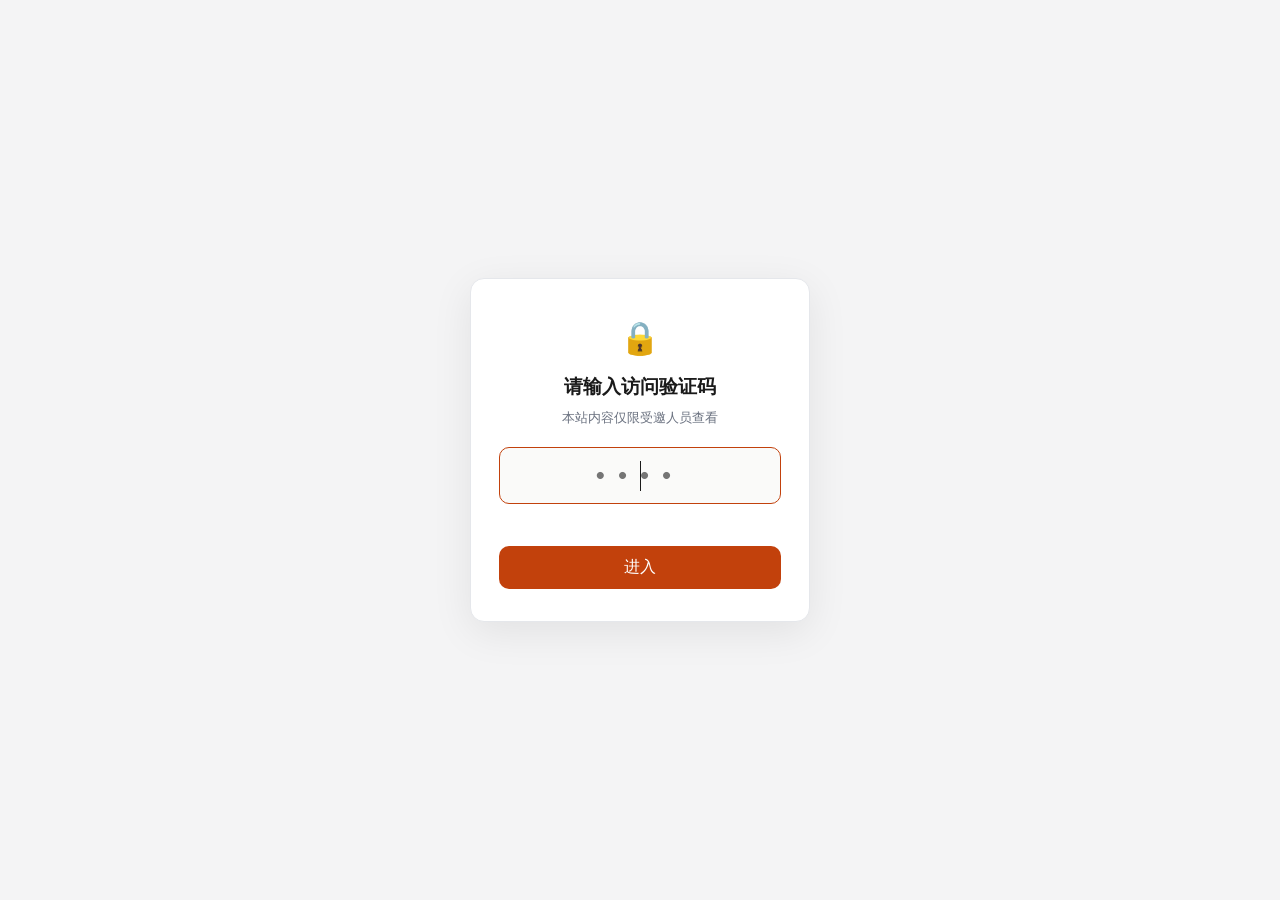
<file: index.html>
<!DOCTYPE html>
<html lang="zh-CN">
<head>
<meta charset="utf-8">
<meta http-equiv="refresh" content="0; url=./site/index.html">
<title>台本站</title>
<link rel="canonical" href="./site/index.html">
</head>
<body>
正在进入 <a href="./site/index.html">台本站</a>…
</body>
</html>
</file>
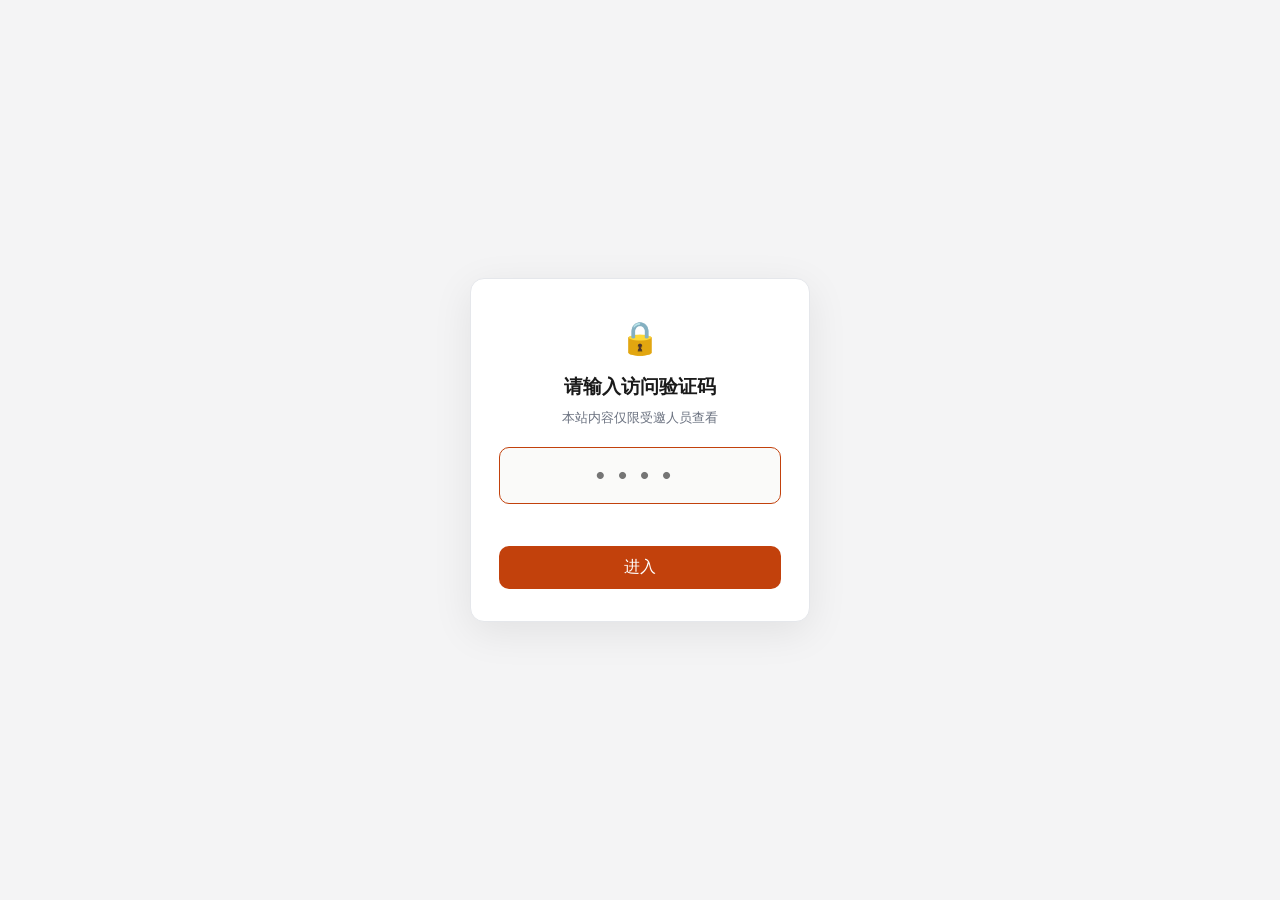
<file: site/index.html>
<!DOCTYPE html>
<html lang="zh-CN">
<head>
<meta charset="utf-8">
<meta name="viewport" content="width=device-width,initial-scale=1">
<title>台本站 · 直播带货台本库</title>
<link rel="stylesheet" href="assets/app.css">
<script src="assets/passcode.js"></script>
<script src="assets/gate.js"></script>
</head>
<body data-page="home">
<header class="site-header">
  <div class="inner">
    <a class="brand" href="index.html">📺 台本<b>站</b></a>
    <nav><a href="index.html" class="active">首页</a><a href="creators.html">主播空间</a></nav>
  </div>
</header>
<main class="wrap">
  <div class="hero">
    <h1>直播带货台本库</h1>
    <p>按行业浏览台本。正文保留日语与ふりがな注音，导航为简体中文。</p>
  </div>
  <div id="app"></div>
</main>
<script src="assets/app.js"></script>
</body>
</html>
</file>
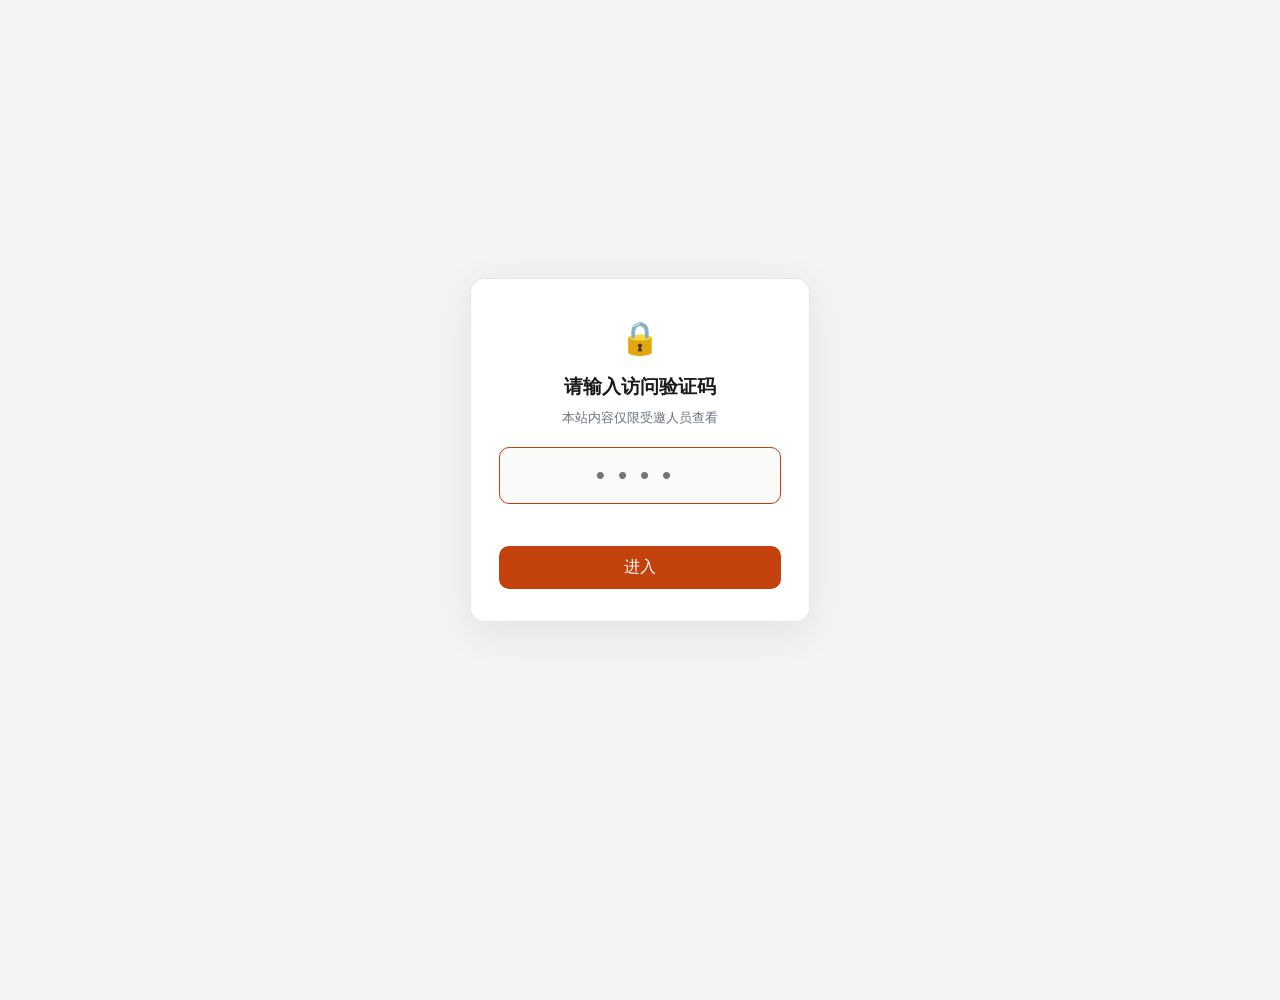
<file: site/category.html>
<!DOCTYPE html>
<html lang="zh-CN">
<head>
<meta charset="utf-8">
<meta name="viewport" content="width=device-width,initial-scale=1">
<title>台本列表 · 台本站</title>
<link rel="stylesheet" href="assets/app.css">
<script src="assets/passcode.js"></script>
<script src="assets/gate.js"></script>
</head>
<body data-page="category">
<header class="site-header">
  <div class="inner">
    <a class="brand" href="index.html">📺 台本<b>站</b></a>
    <nav><a href="index.html">首页</a><a href="creators.html">主播空间</a></nav>
  </div>
</header>
<main class="wrap">
  <p class="crumbs">
    <a href="index.html">首页</a><span>›</span>
    <span id="crumb-industry">分类</span>
  </p>
  <div class="hero"><h1 id="page-title">台本列表</h1></div>
  <div id="app"></div>
</main>
<script src="assets/app.js"></script>
</body>
</html>
</file>
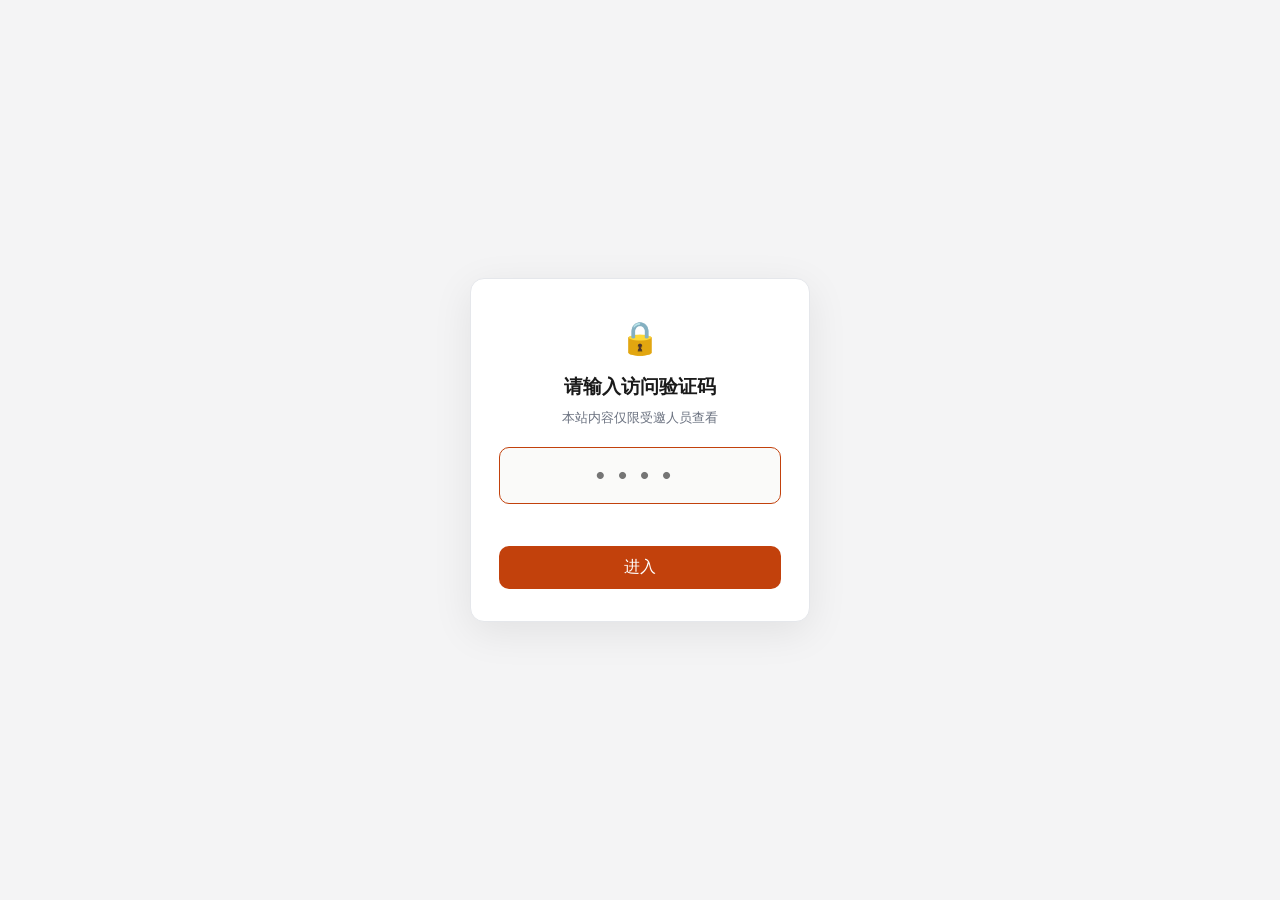
<file: site/creators.html>
<!DOCTYPE html>
<html lang="zh-CN">
<head>
<meta charset="utf-8">
<meta name="viewport" content="width=device-width,initial-scale=1">
<title>主播空间 · 台本站</title>
<link rel="stylesheet" href="assets/app.css">
<script src="assets/passcode.js"></script>
<script src="assets/gate.js"></script>
</head>
<body data-page="creators">
<header class="site-header">
  <div class="inner">
    <a class="brand" href="index.html">📺 台本<b>站</b></a>
    <nav>
      <a href="index.html">首页</a>
      <a href="creators.html" class="active">主播空间</a>
    </nav>
  </div>
</header>
<main class="wrap">
  <p class="crumbs"><a href="index.html">首页</a><span>›</span><span>主播空间</span></p>
  <div class="hero">
    <h1>主播空间</h1>
    <p>每位主播的专属空间：台本 · 剧本、笔记、直播视频。</p>
  </div>
  <div id="app"></div>
</main>
<script src="assets/app.js"></script>
</body>
</html>
</file>
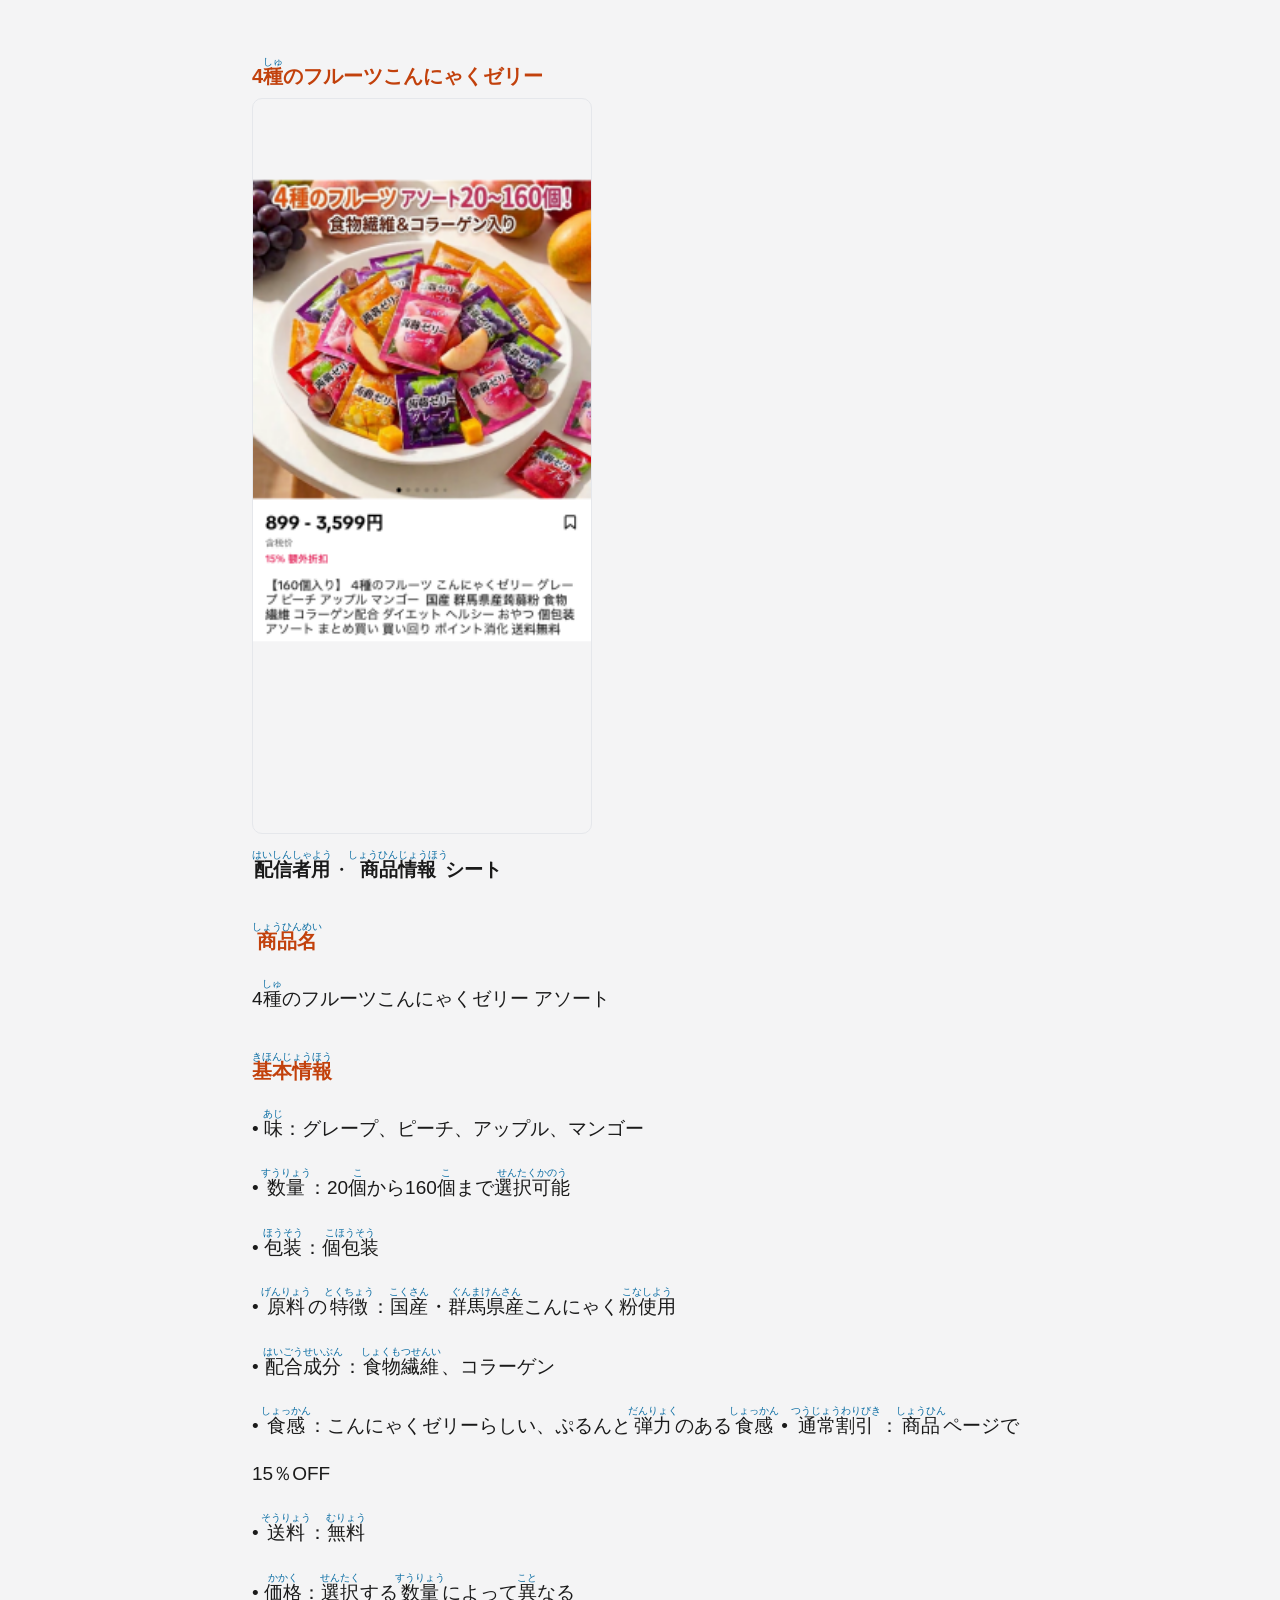
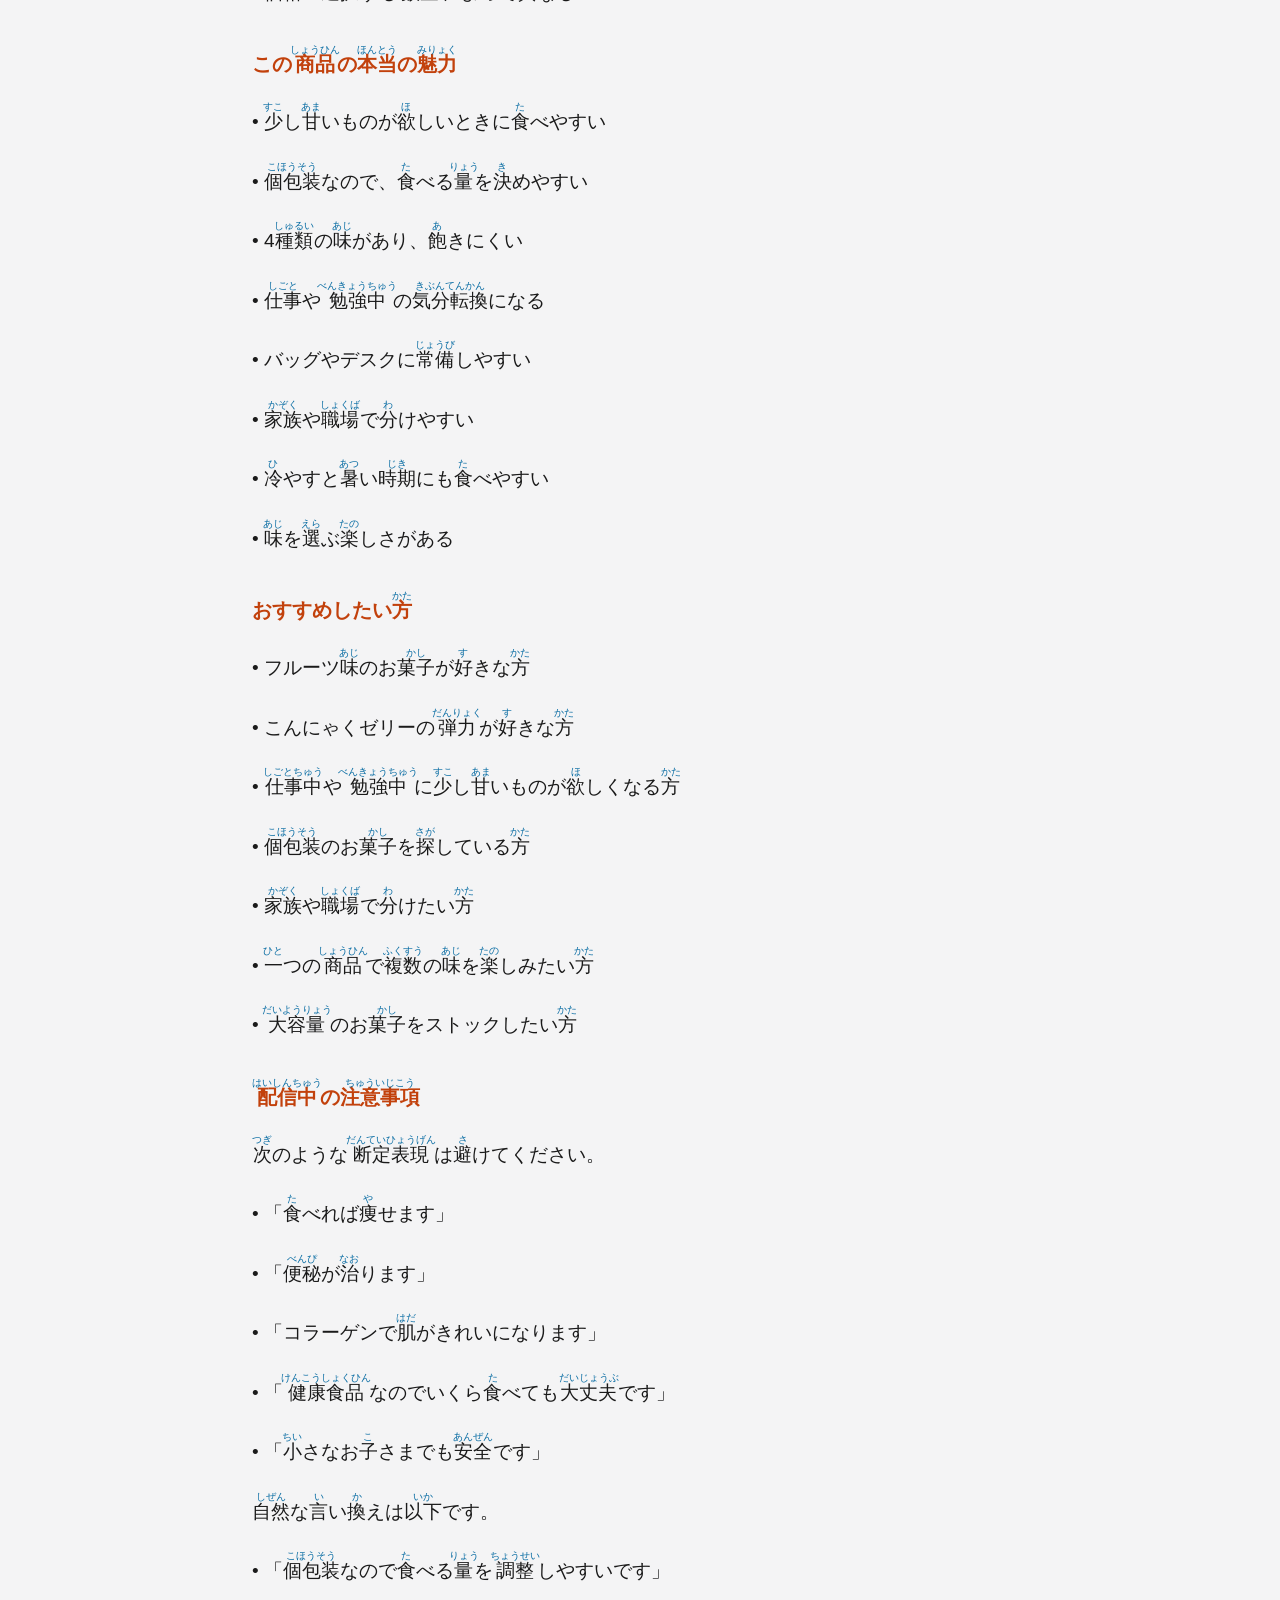
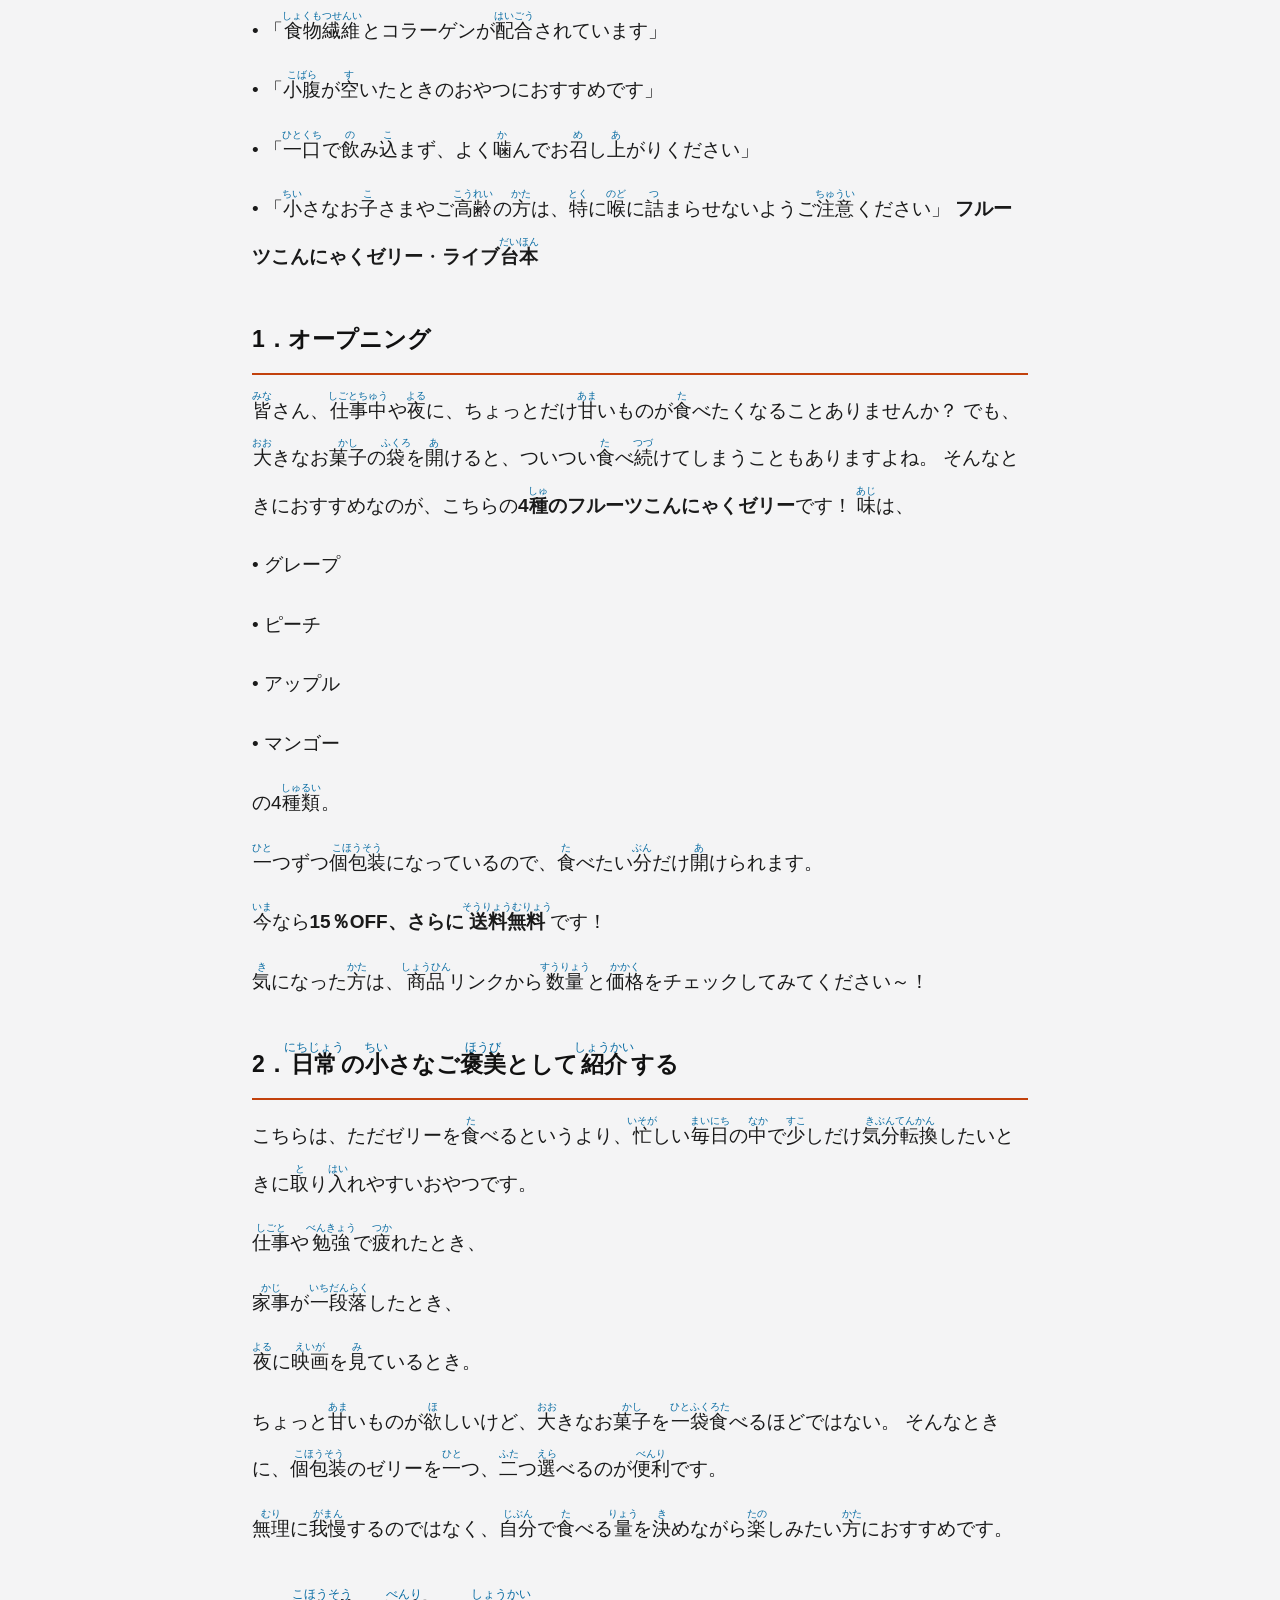
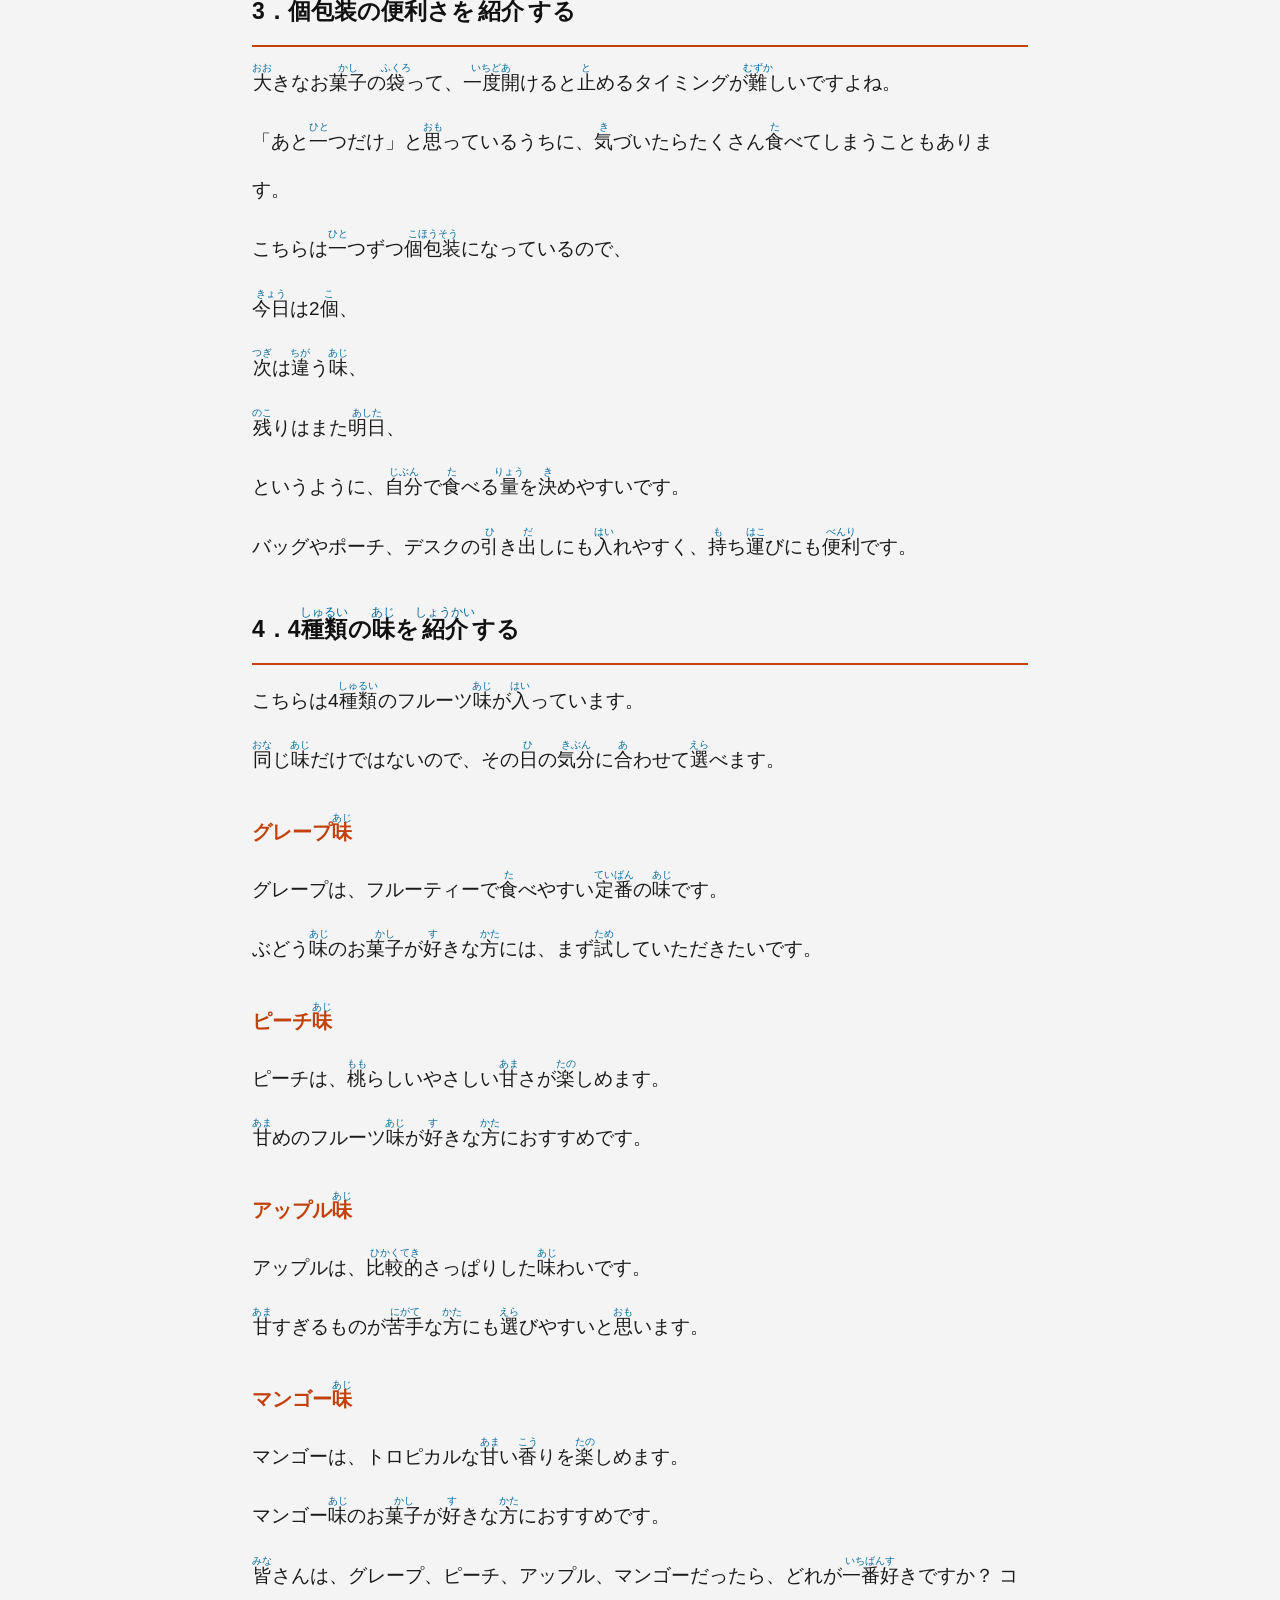
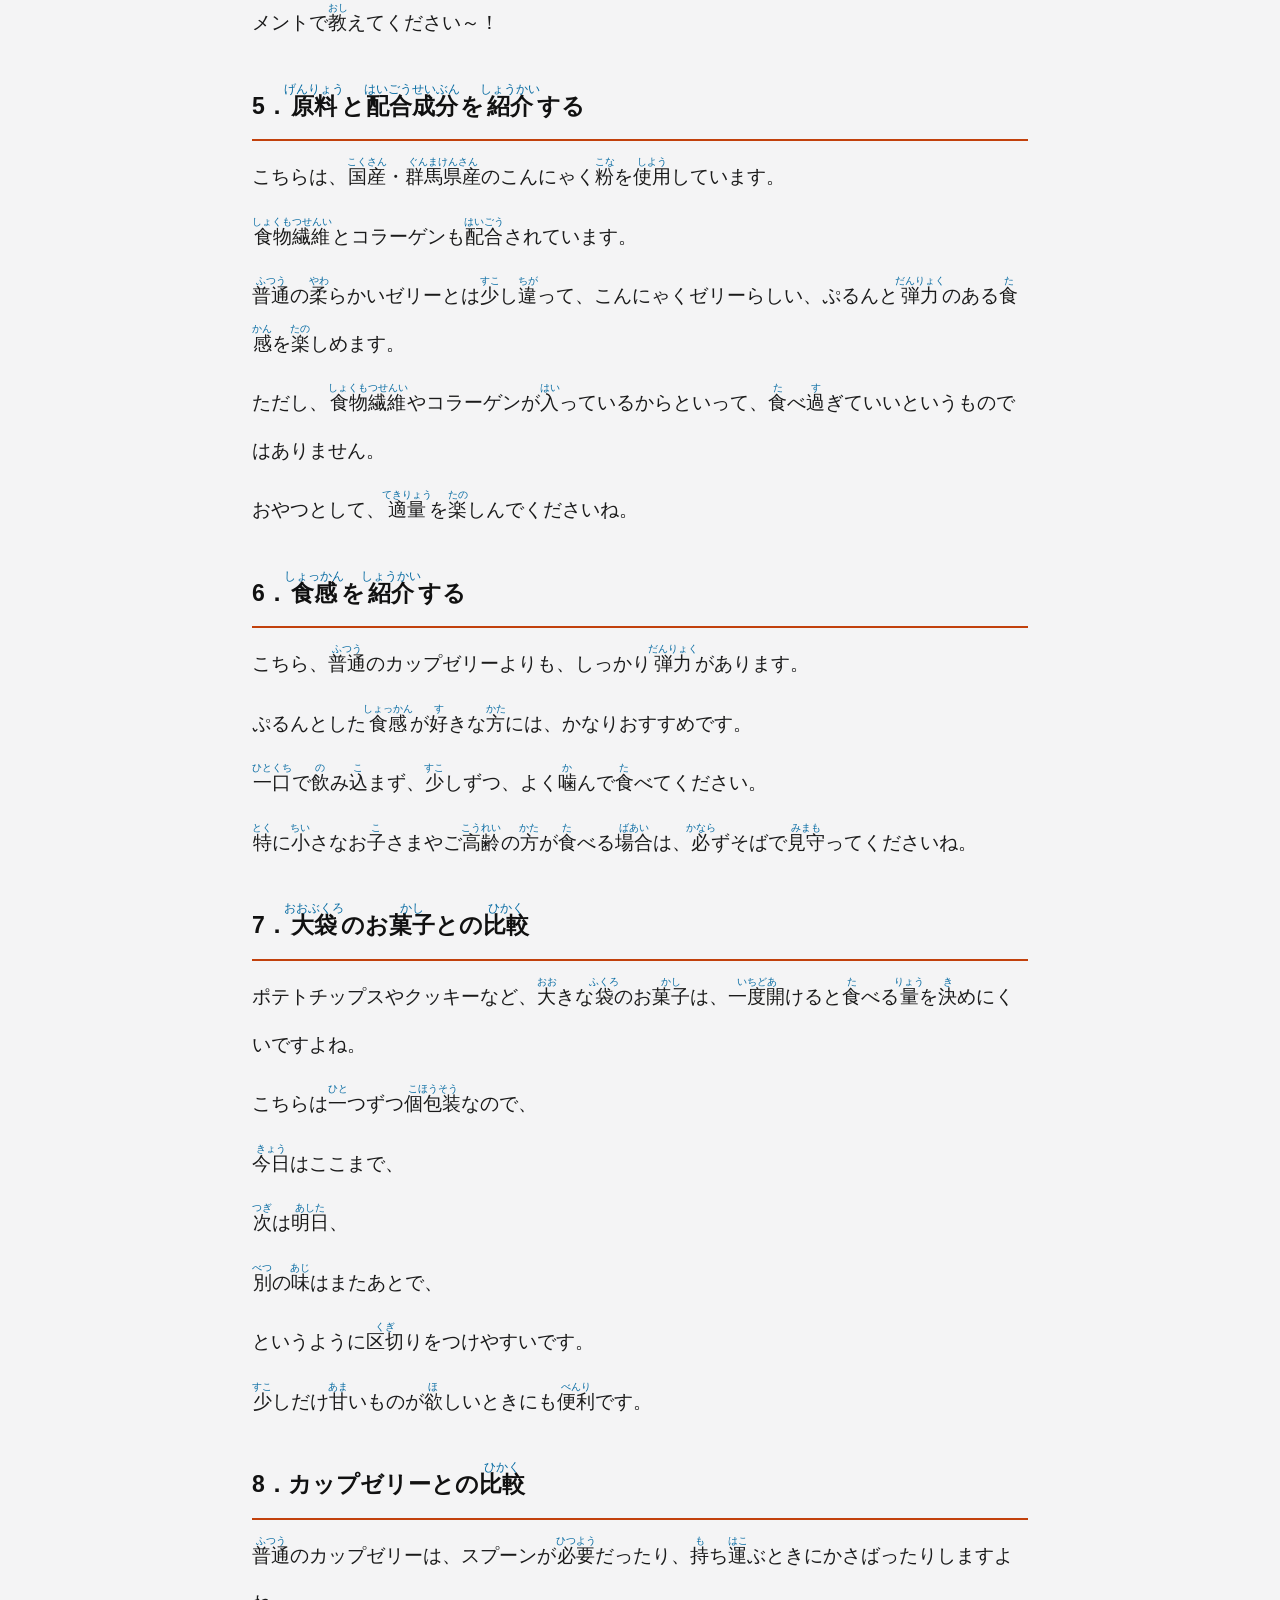
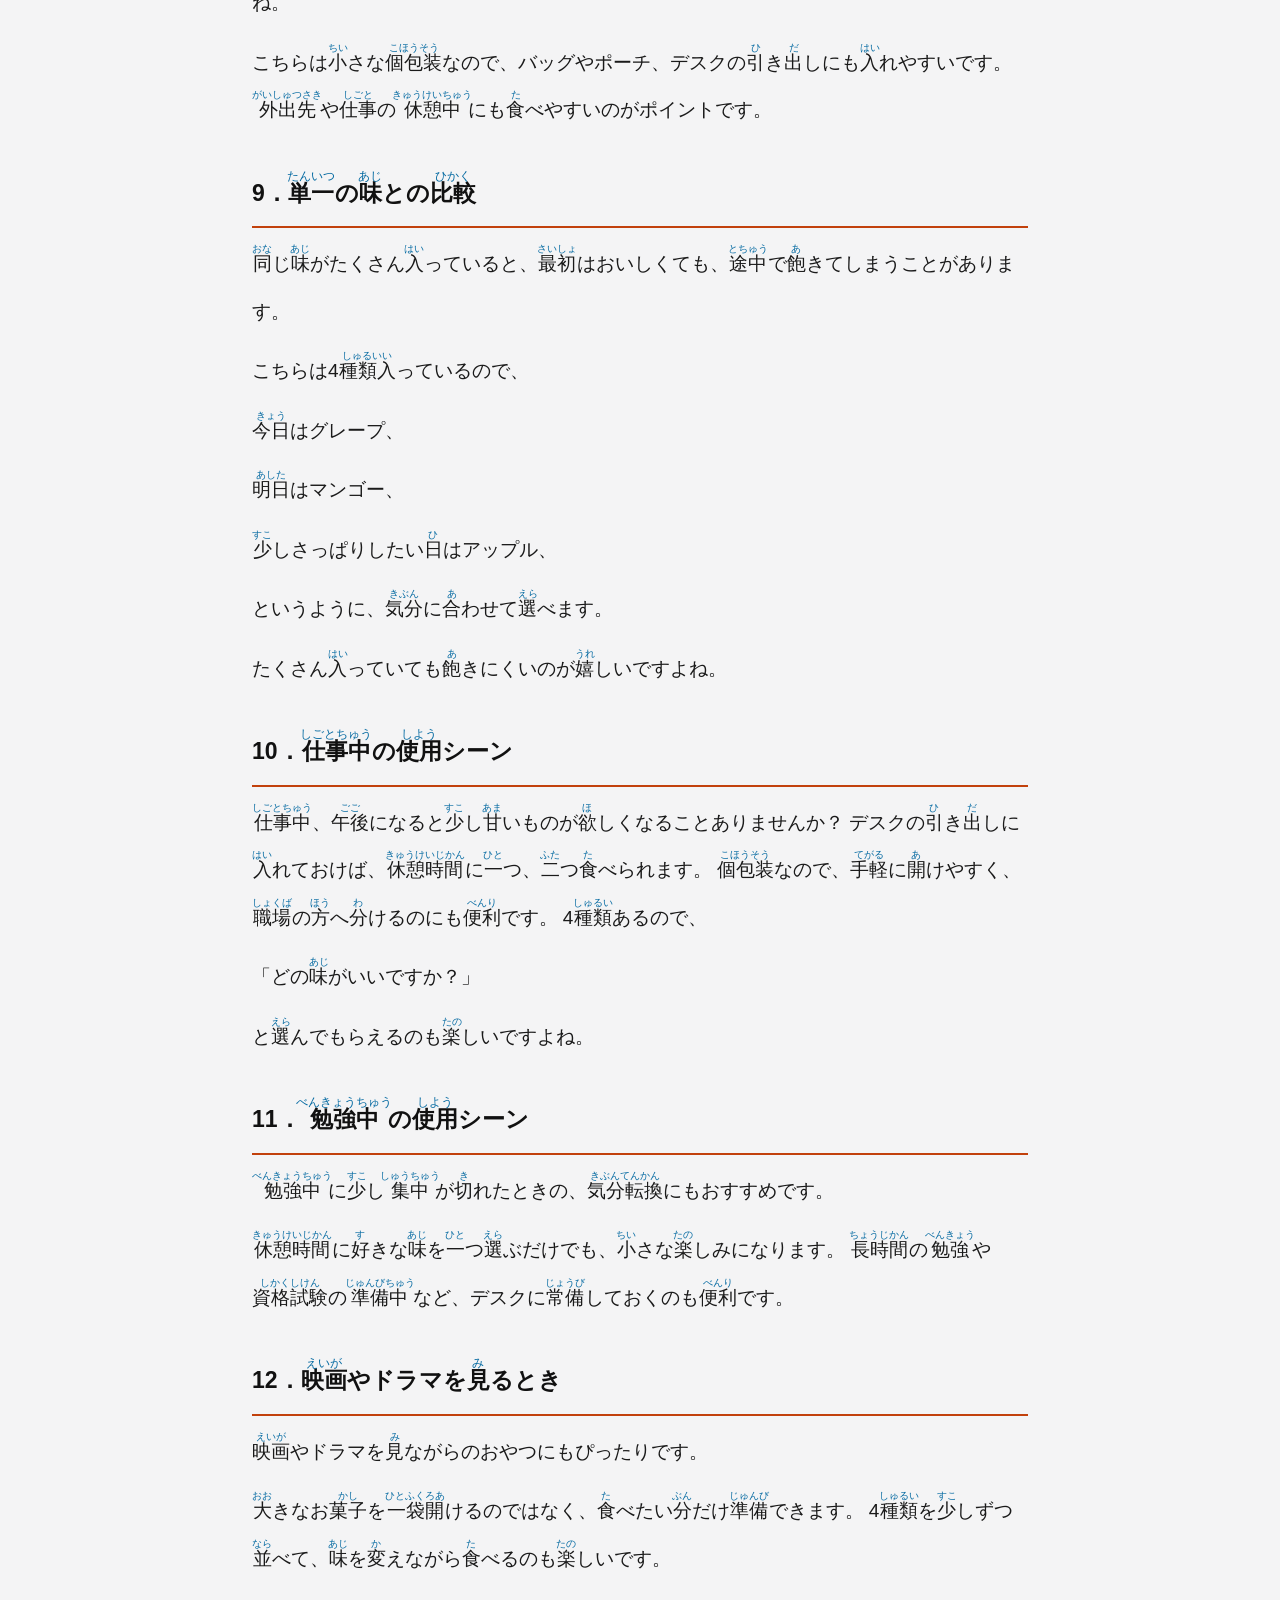
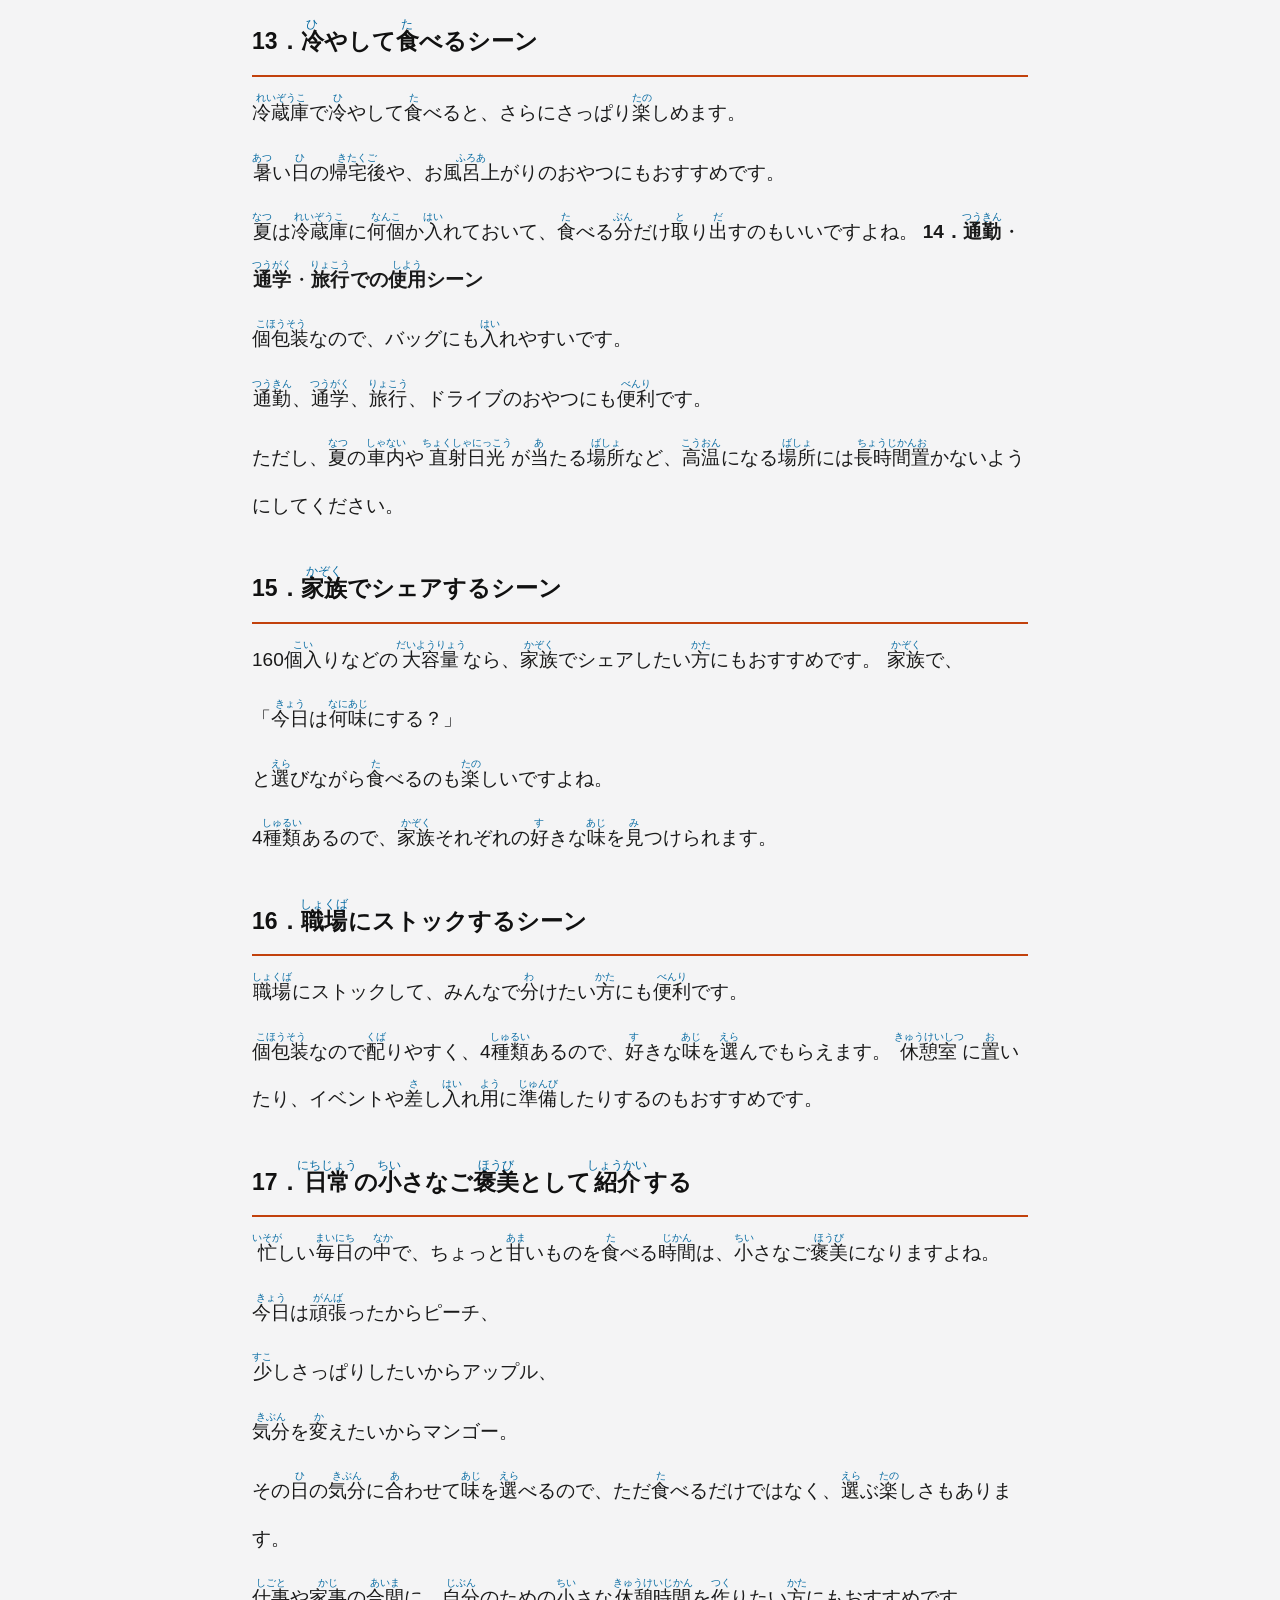
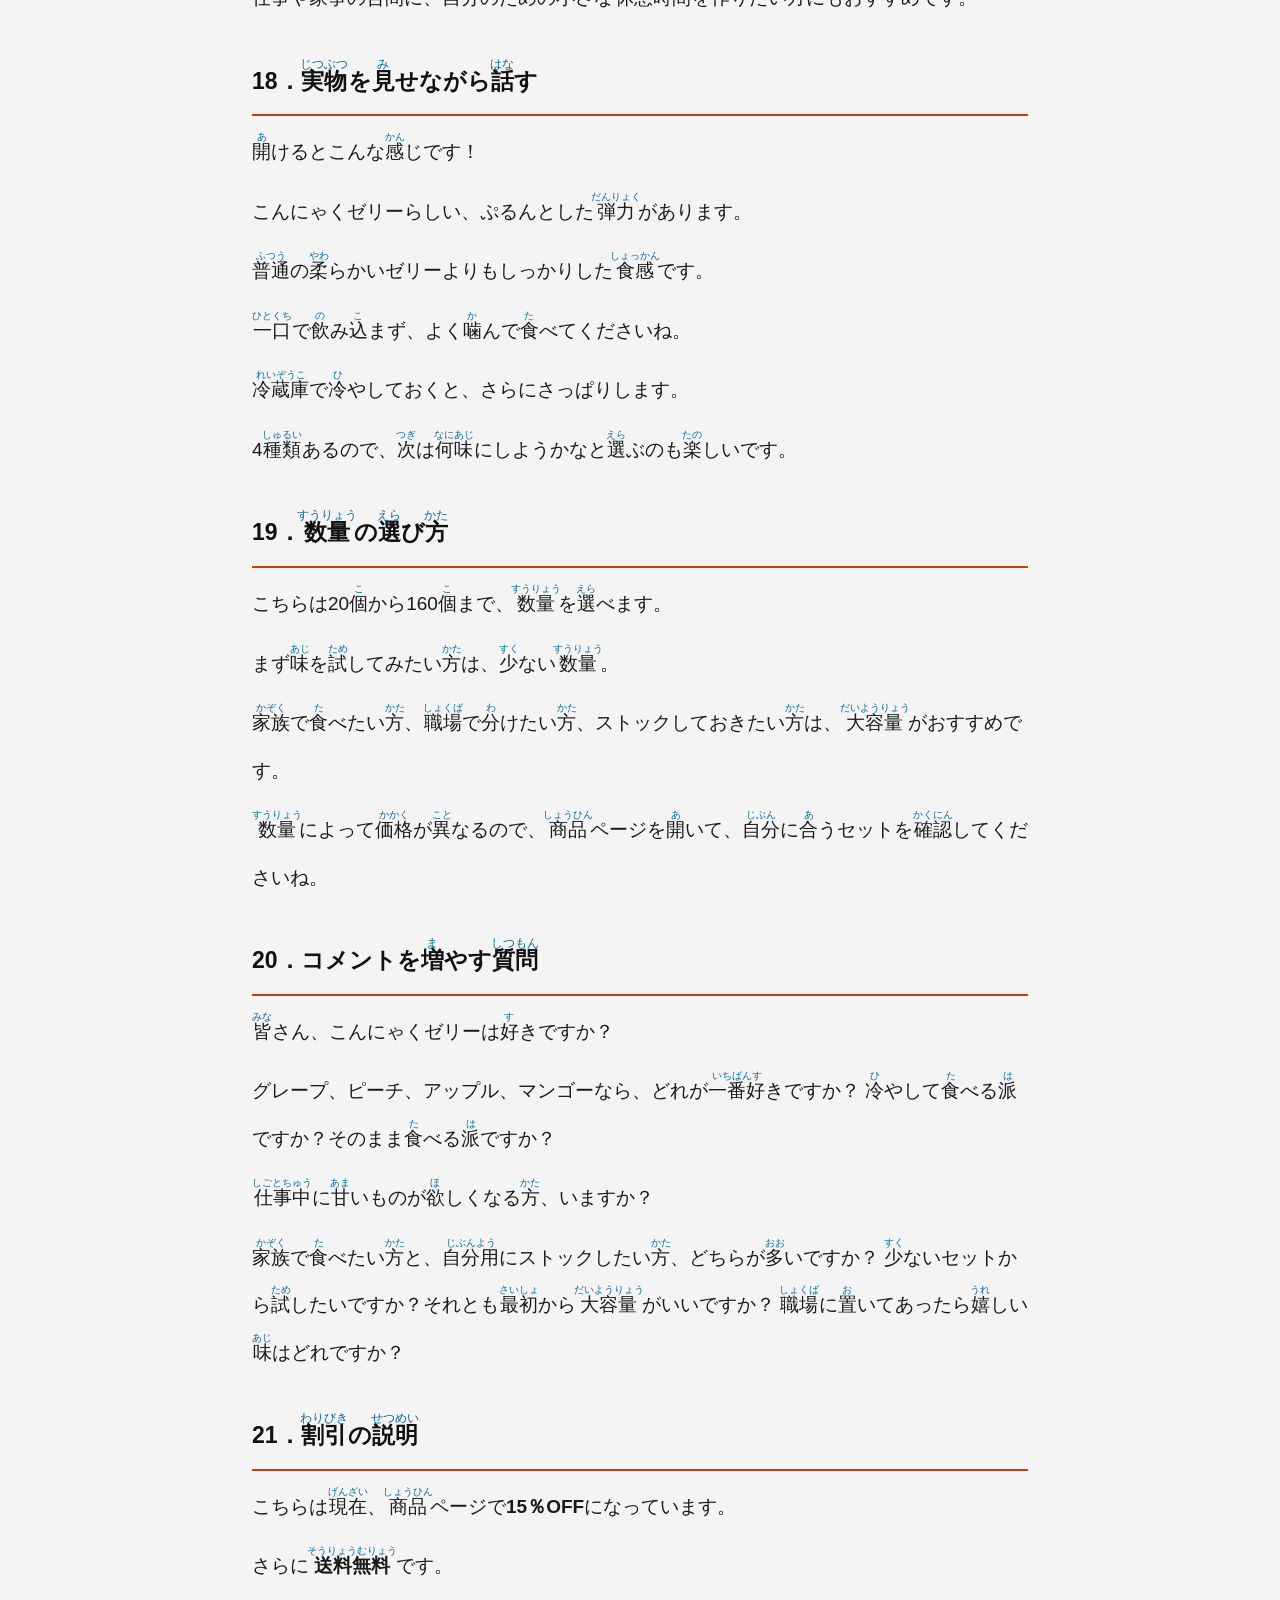
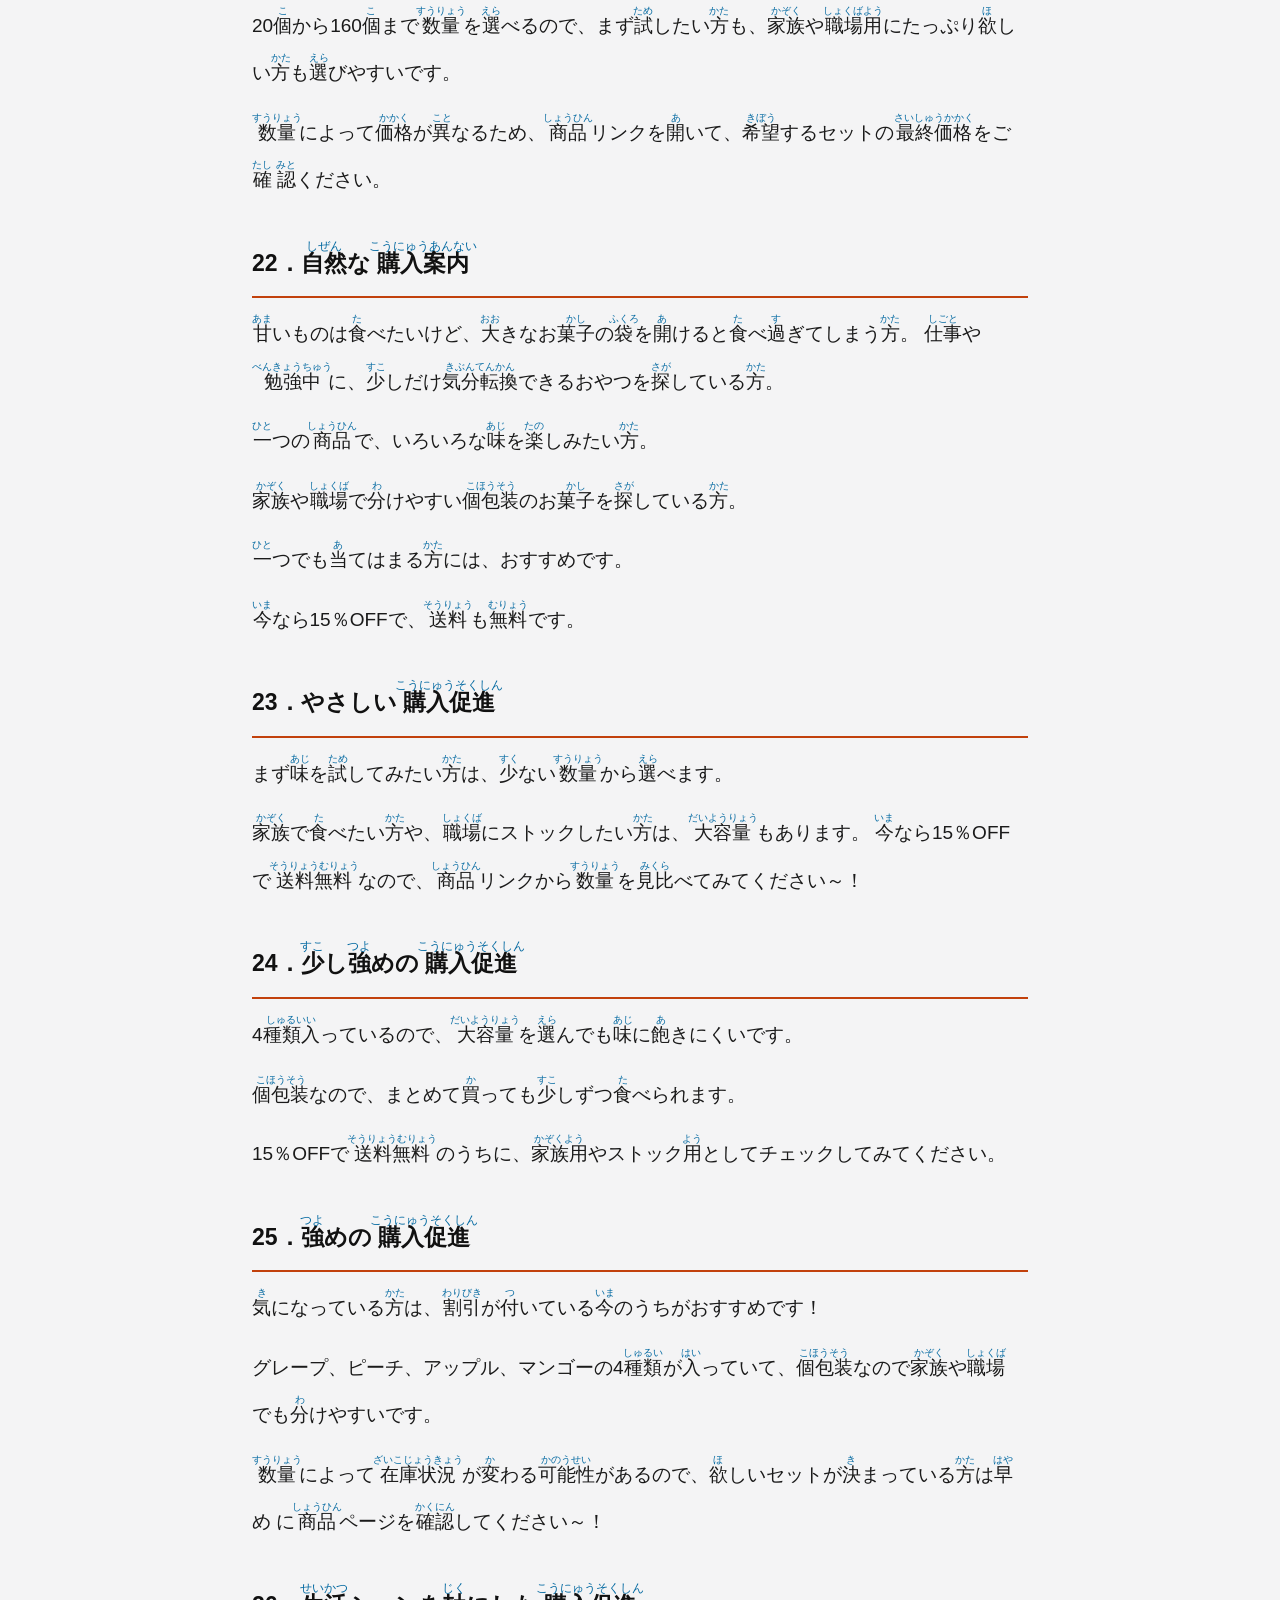
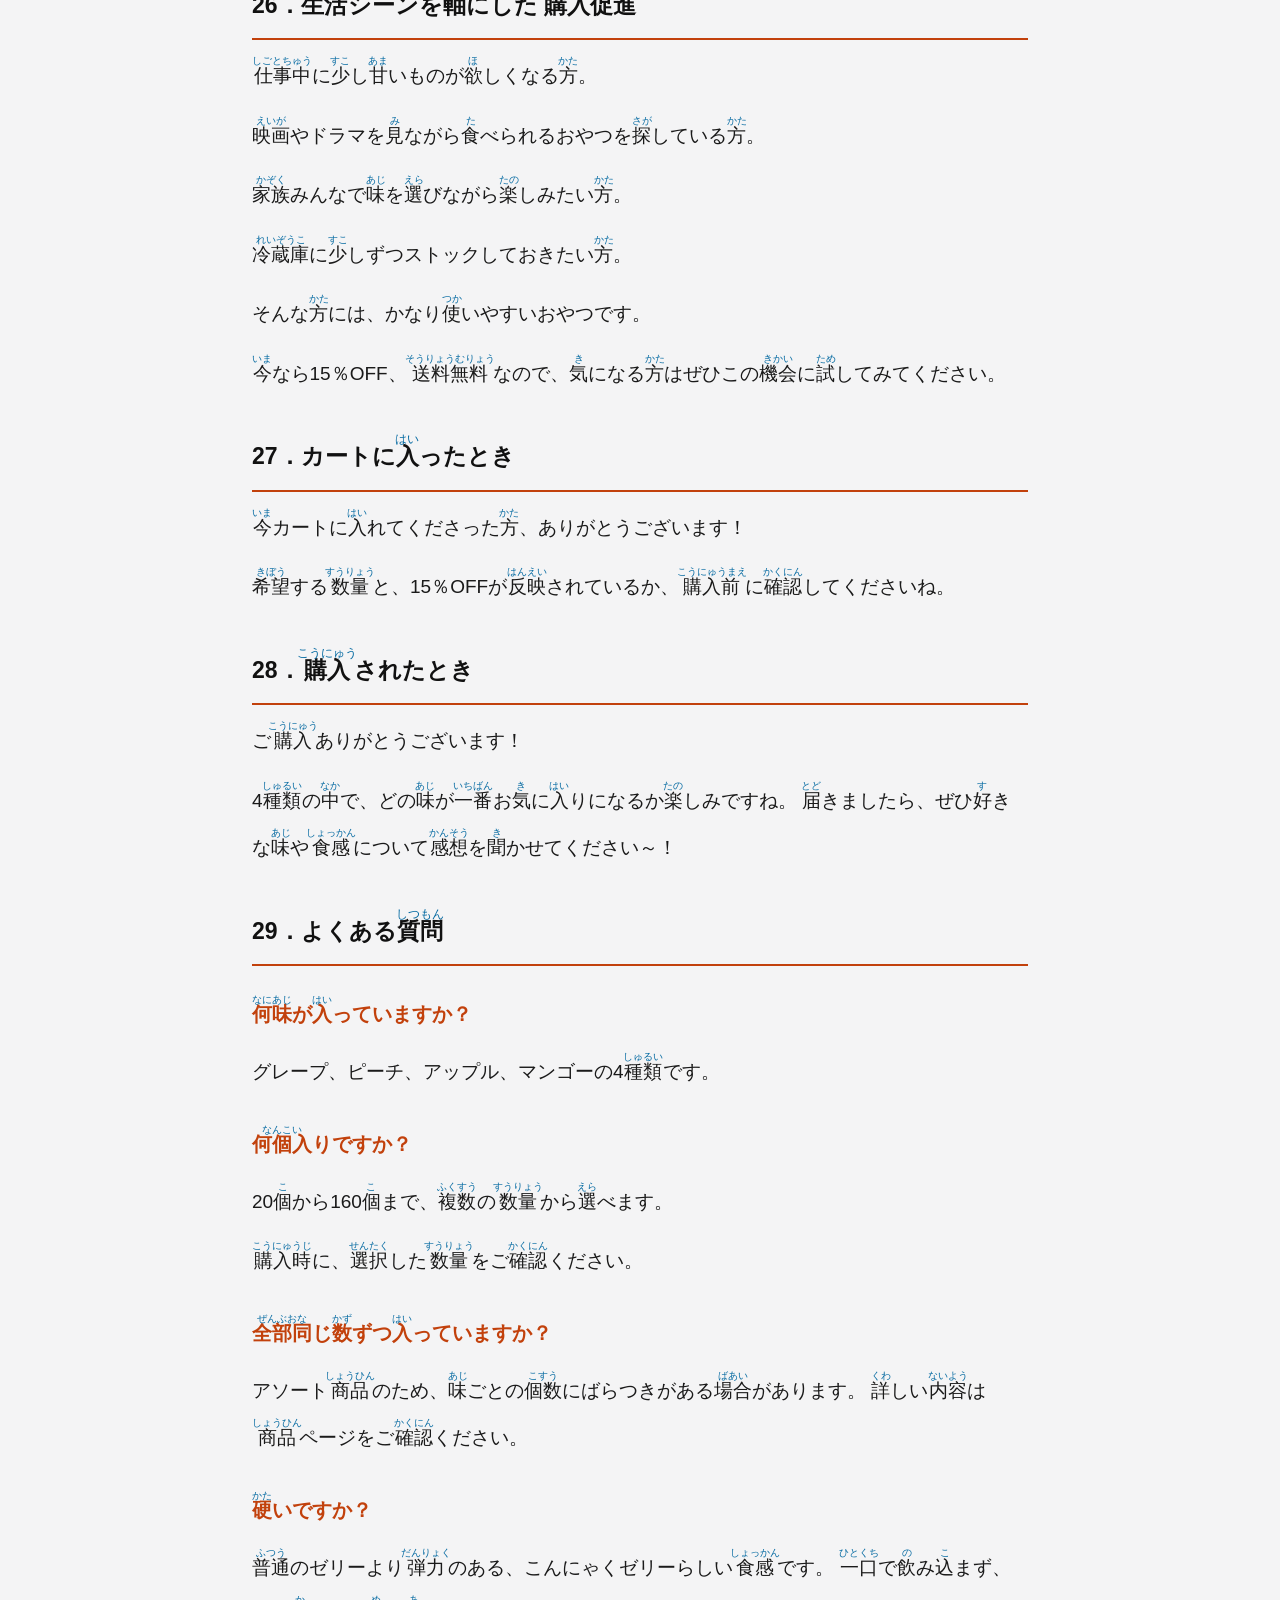
<file: archive/html-original/フルーツこんにゃくゼリー（ふりがな）.html>
<!DOCTYPE html><html lang="ja"><head><meta charset="utf-8"><meta name="viewport" content="width=device-width,initial-scale=1"><title>フルーツこんにゃくゼリー（ふりがな）</title><style>
:root{--fg:#1a1a1a;--muted:#6b7280;--accent:#c2410c;--rt:#0369a1;--line:#e5e7eb;--bg:#ffffff;--card:#fafaf9}
*{box-sizing:border-box}
body{margin:0;background:#f4f4f5;color:var(--fg);
 font-family:"Hiragino Kaku Gothic ProN","Yu Gothic","Meiryo","Noto Sans CJK JP","Noto Sans SC","Microsoft YaHei",sans-serif;
 line-height:2.5;-webkit-text-size-adjust:100%}
.wrap{max-width:820px;margin:0 auto;padding:28px 22px 90px}
.topbar{background:var(--card);border:1px solid var(--line);border-radius:14px;padding:16px 18px;margin-bottom:26px}
.topbar .t{font-size:15px;color:var(--muted);margin:0}
.topbar .t b{color:var(--accent)}
h1{font-size:26px;line-height:2.1;margin:6px 0 2px}
h2{font-size:23px;line-height:2.2;margin:34px 0 10px;padding-bottom:8px;border-bottom:2px solid var(--accent);color:#111}
h3{font-size:20px;line-height:2.2;margin:26px 0 8px;color:var(--accent)}
p{font-size:19px;margin:12px 0}
p.lead{font-weight:700;font-size:20px;margin:20px 0 8px}
p.sp{line-height:1.2;margin:6px 0}
p.imgblock{margin:16px 0}
strong{font-weight:700}
ruby{ruby-align:center}
rt{font-size:.5em;color:var(--rt);font-weight:400;line-height:1.1;letter-spacing:0}
img{max-width:340px;width:60%;height:auto;border-radius:10px;border:1px solid var(--line);display:block}
.note{background:#fff7ed;border:1px dashed #fdba74;border-radius:10px;padding:6px 12px;color:#9a3412;font-size:15px;display:inline-block}
@media(max-width:600px){.wrap{padding:16px 14px 70px}h1{font-size:22px}h2{font-size:20px}h3{font-size:18px}p{font-size:18px}img{width:82%}}
</style></head><body><div class="wrap"><h3>4<ruby>種<rt>しゅ</rt></ruby>のフルーツこんにゃくゼリー  <img alt="" src="[data-uri]"></h3>
<p><strong><ruby>配信者用<rt>はいしんしゃよう</rt></ruby></strong>・<strong><ruby>商品情報<rt>しょうひんじょうほう</rt></ruby>シート </strong></p>
<h3><ruby>商品名<rt>しょうひんめい</rt></ruby> </h3>
<p>4<ruby>種<rt>しゅ</rt></ruby>のフルーツこんにゃくゼリー アソート </p>
<h3><ruby>基本情報<rt>きほんじょうほう</rt></ruby> </h3>
<p>• <ruby>味<rt>あじ</rt></ruby>：グレープ、ピーチ、アップル、マンゴー </p>
<p>• <ruby>数量<rt>すうりょう</rt></ruby>：20<ruby>個<rt>こ</rt></ruby>から160<ruby>個<rt>こ</rt></ruby>まで<ruby>選択可能<rt>せんたくかのう</rt></ruby> </p>
<p>• <ruby>包装<rt>ほうそう</rt></ruby>：<ruby>個包装<rt>こほうそう</rt></ruby> </p>
<p>• <ruby>原料<rt>げんりょう</rt></ruby>の<ruby>特徴<rt>とくちょう</rt></ruby>：<ruby>国産<rt>こくさん</rt></ruby>・<ruby>群馬県産<rt>ぐんまけんさん</rt></ruby>こんにゃく<ruby>粉使用<rt>こなしよう</rt></ruby> </p>
<p>• <ruby>配合成分<rt>はいごうせいぶん</rt></ruby>：<ruby>食物繊維<rt>しょくもつせんい</rt></ruby>、コラーゲン </p>
<p>• <ruby>食感<rt>しょっかん</rt></ruby>：こんにゃくゼリーらしい、ぷるんと<ruby>弾力<rt>だんりょく</rt></ruby>のある<ruby>食感<rt>しょっかん</rt></ruby> • <ruby>通常割引<rt>つうじょうわりびき</rt></ruby>：<ruby>商品<rt>しょうひん</rt></ruby>ページで15％OFF </p>
<p>• <ruby>送料<rt>そうりょう</rt></ruby>：<ruby>無料<rt>むりょう</rt></ruby> </p>
<p>• <ruby>価格<rt>かかく</rt></ruby>：<ruby>選択<rt>せんたく</rt></ruby>する<ruby>数量<rt>すうりょう</rt></ruby>によって<ruby>異<rt>こと</rt></ruby>なる </p>
<h3>この<ruby>商品<rt>しょうひん</rt></ruby>の<ruby>本当<rt>ほんとう</rt></ruby>の<ruby>魅力<rt>みりょく</rt></ruby> </h3>
<p>• <ruby>少<rt>すこ</rt></ruby>し<ruby>甘<rt>あま</rt></ruby>いものが<ruby>欲<rt>ほ</rt></ruby>しいときに<ruby>食<rt>た</rt></ruby>べやすい </p>
<p>• <ruby>個包装<rt>こほうそう</rt></ruby>なので、<ruby>食<rt>た</rt></ruby>べる<ruby>量<rt>りょう</rt></ruby>を<ruby>決<rt>き</rt></ruby>めやすい </p>
<p>• 4<ruby>種類<rt>しゅるい</rt></ruby>の<ruby>味<rt>あじ</rt></ruby>があり、<ruby>飽<rt>あ</rt></ruby>きにくい</p>
<p>• <ruby>仕事<rt>しごと</rt></ruby>や<ruby>勉強中<rt>べんきょうちゅう</rt></ruby>の<ruby>気分転換<rt>きぶんてんかん</rt></ruby>になる </p>
<p>• バッグやデスクに<ruby>常備<rt>じょうび</rt></ruby>しやすい </p>
<p>• <ruby>家族<rt>かぞく</rt></ruby>や<ruby>職場<rt>しょくば</rt></ruby>で<ruby>分<rt>わ</rt></ruby>けやすい </p>
<p>• <ruby>冷<rt>ひ</rt></ruby>やすと<ruby>暑<rt>あつ</rt></ruby>い<ruby>時期<rt>じき</rt></ruby>にも<ruby>食<rt>た</rt></ruby>べやすい </p>
<p>• <ruby>味<rt>あじ</rt></ruby>を<ruby>選<rt>えら</rt></ruby>ぶ<ruby>楽<rt>たの</rt></ruby>しさがある </p>
<h3>おすすめしたい<ruby>方<rt>かた</rt></ruby> </h3>
<p>• フルーツ<ruby>味<rt>あじ</rt></ruby>のお<ruby>菓子<rt>かし</rt></ruby>が<ruby>好<rt>す</rt></ruby>きな<ruby>方<rt>かた</rt></ruby> </p>
<p>• こんにゃくゼリーの<ruby>弾力<rt>だんりょく</rt></ruby>が<ruby>好<rt>す</rt></ruby>きな<ruby>方<rt>かた</rt></ruby> </p>
<p>• <ruby>仕事中<rt>しごとちゅう</rt></ruby>や<ruby>勉強中<rt>べんきょうちゅう</rt></ruby>に<ruby>少<rt>すこ</rt></ruby>し<ruby>甘<rt>あま</rt></ruby>いものが<ruby>欲<rt>ほ</rt></ruby>しくなる<ruby>方<rt>かた</rt></ruby> </p>
<p>• <ruby>個包装<rt>こほうそう</rt></ruby>のお<ruby>菓子<rt>かし</rt></ruby>を<ruby>探<rt>さが</rt></ruby>している<ruby>方<rt>かた</rt></ruby> </p>
<p>• <ruby>家族<rt>かぞく</rt></ruby>や<ruby>職場<rt>しょくば</rt></ruby>で<ruby>分<rt>わ</rt></ruby>けたい<ruby>方<rt>かた</rt></ruby> </p>
<p>• <ruby>一<rt>ひと</rt></ruby>つの<ruby>商品<rt>しょうひん</rt></ruby>で<ruby>複数<rt>ふくすう</rt></ruby>の<ruby>味<rt>あじ</rt></ruby>を<ruby>楽<rt>たの</rt></ruby>しみたい<ruby>方<rt>かた</rt></ruby> </p>
<p>• <ruby>大容量<rt>だいようりょう</rt></ruby>のお<ruby>菓子<rt>かし</rt></ruby>をストックしたい<ruby>方<rt>かた</rt></ruby> </p>
<h3><ruby>配信中<rt>はいしんちゅう</rt></ruby>の<ruby>注意事項<rt>ちゅういじこう</rt></ruby> </h3>
<p><ruby>次<rt>つぎ</rt></ruby>のような<ruby>断定表現<rt>だんていひょうげん</rt></ruby>は<ruby>避<rt>さ</rt></ruby>けてください。 </p>
<p>• 「<ruby>食<rt>た</rt></ruby>べれば<ruby>痩<rt>や</rt></ruby>せます」 </p>
<p>• 「<ruby>便秘<rt>べんぴ</rt></ruby>が<ruby>治<rt>なお</rt></ruby>ります」 </p>
<p>• 「コラーゲンで<ruby>肌<rt>はだ</rt></ruby>がきれいになります」 </p>
<p>• 「<ruby>健康食品<rt>けんこうしょくひん</rt></ruby>なのでいくら<ruby>食<rt>た</rt></ruby>べても<ruby>大丈夫<rt>だいじょうぶ</rt></ruby>です」 </p>
<p>• 「<ruby>小<rt>ちい</rt></ruby>さなお<ruby>子<rt>こ</rt></ruby>さまでも<ruby>安全<rt>あんぜん</rt></ruby>です」 </p>
<p><ruby>自然<rt>しぜん</rt></ruby>な<ruby>言<rt>い</rt></ruby>い<ruby>換<rt>か</rt></ruby>えは<ruby>以下<rt>いか</rt></ruby>です。 </p>
<p>• 「<ruby>個包装<rt>こほうそう</rt></ruby>なので<ruby>食<rt>た</rt></ruby>べる<ruby>量<rt>りょう</rt></ruby>を<ruby>調整<rt>ちょうせい</rt></ruby>しやすいです」 </p>
<p>• 「<ruby>食物繊維<rt>しょくもつせんい</rt></ruby>とコラーゲンが<ruby>配合<rt>はいごう</rt></ruby>されています」 </p>
<p>• 「<ruby>小腹<rt>こばら</rt></ruby>が<ruby>空<rt>す</rt></ruby>いたときのおやつにおすすめです」 </p>
<p>• 「<ruby>一口<rt>ひとくち</rt></ruby>で<ruby>飲<rt>の</rt></ruby>み<ruby>込<rt>こ</rt></ruby>まず、よく<ruby>噛<rt>か</rt></ruby>んでお<ruby>召<rt>め</rt></ruby>し<ruby>上<rt>あ</rt></ruby>がりください」 </p>
<p>• 「<ruby>小<rt>ちい</rt></ruby>さなお<ruby>子<rt>こ</rt></ruby>さまやご<ruby>高齢<rt>こうれい</rt></ruby>の<ruby>方<rt>かた</rt></ruby>は、<ruby>特<rt>とく</rt></ruby>に<ruby>喉<rt>のど</rt></ruby>に<ruby>詰<rt>つ</rt></ruby>まらせないようご<ruby>注意<rt>ちゅうい</rt></ruby>ください」 <strong>フルーツこんにゃくゼリー</strong>・<strong>ライブ<ruby>台本<rt>だいほん</rt></ruby> </strong></p>
<h2>1．オープニング </h2>
<p><ruby>皆<rt>みな</rt></ruby>さん、<ruby>仕事中<rt>しごとちゅう</rt></ruby>や<ruby>夜<rt>よる</rt></ruby>に、ちょっとだけ<ruby>甘<rt>あま</rt></ruby>いものが<ruby>食<rt>た</rt></ruby>べたくなることありませんか？ でも、<ruby>大<rt>おお</rt></ruby>きなお<ruby>菓子<rt>かし</rt></ruby>の<ruby>袋<rt>ふくろ</rt></ruby>を<ruby>開<rt>あ</rt></ruby>けると、ついつい<ruby>食<rt>た</rt></ruby>べ<ruby>続<rt>つづ</rt></ruby>けてしまうこともありますよね。 そんなときにおすすめなのが、こちらの<strong>4</strong><strong><ruby>種<rt>しゅ</rt></ruby>のフルーツこんにゃくゼリー</strong>です！ <ruby>味<rt>あじ</rt></ruby>は、</p>
<p>• グレープ </p>
<p>• ピーチ </p>
<p>• アップル </p>
<p>• マンゴー </p>
<p>の4<ruby>種類<rt>しゅるい</rt></ruby>。 </p>
<p><ruby>一<rt>ひと</rt></ruby>つずつ<ruby>個包装<rt>こほうそう</rt></ruby>になっているので、<ruby>食<rt>た</rt></ruby>べたい<ruby>分<rt>ぶん</rt></ruby>だけ<ruby>開<rt>あ</rt></ruby>けられます。 </p>
<p><ruby>今<rt>いま</rt></ruby>なら<strong>15</strong><strong>％</strong><strong>OFF</strong><strong>、さらに<ruby>送料無料<rt>そうりょうむりょう</rt></ruby></strong>です！ </p>
<p><ruby>気<rt>き</rt></ruby>になった<ruby>方<rt>かた</rt></ruby>は、<ruby>商品<rt>しょうひん</rt></ruby>リンクから<ruby>数量<rt>すうりょう</rt></ruby>と<ruby>価格<rt>かかく</rt></ruby>をチェックしてみてください～！ </p>
<h2>2．<ruby>日常<rt>にちじょう</rt></ruby>の<ruby>小<rt>ちい</rt></ruby>さなご<ruby>褒美<rt>ほうび</rt></ruby>として<ruby>紹介<rt>しょうかい</rt></ruby>する </h2>
<p>こちらは、ただゼリーを<ruby>食<rt>た</rt></ruby>べるというより、<ruby>忙<rt>いそが</rt></ruby>しい<ruby>毎日<rt>まいにち</rt></ruby>の<ruby>中<rt>なか</rt></ruby>で<ruby>少<rt>すこ</rt></ruby>しだけ<ruby>気分転換<rt>きぶんてんかん</rt></ruby>したいと きに<ruby>取<rt>と</rt></ruby>り<ruby>入<rt>はい</rt></ruby>れやすいおやつです。 </p>
<p><ruby>仕事<rt>しごと</rt></ruby>や<ruby>勉強<rt>べんきょう</rt></ruby>で<ruby>疲<rt>つか</rt></ruby>れたとき、 </p>
<p><ruby>家事<rt>かじ</rt></ruby>が<ruby>一段落<rt>いちだんらく</rt></ruby>したとき、 </p>
<p><ruby>夜<rt>よる</rt></ruby>に<ruby>映画<rt>えいが</rt></ruby>を<ruby>見<rt>み</rt></ruby>ているとき。 </p>
<p>ちょっと<ruby>甘<rt>あま</rt></ruby>いものが<ruby>欲<rt>ほ</rt></ruby>しいけど、<ruby>大<rt>おお</rt></ruby>きなお<ruby>菓子<rt>かし</rt></ruby>を<ruby>一袋食<rt>ひとふくろた</rt></ruby>べるほどではない。 そんなときに、<ruby>個包装<rt>こほうそう</rt></ruby>のゼリーを<ruby>一<rt>ひと</rt></ruby>つ、<ruby>二<rt>ふた</rt></ruby>つ<ruby>選<rt>えら</rt></ruby>べるのが<ruby>便利<rt>べんり</rt></ruby>です。 </p>
<p><ruby>無理<rt>むり</rt></ruby>に<ruby>我慢<rt>がまん</rt></ruby>するのではなく、<ruby>自分<rt>じぶん</rt></ruby>で<ruby>食<rt>た</rt></ruby>べる<ruby>量<rt>りょう</rt></ruby>を<ruby>決<rt>き</rt></ruby>めながら<ruby>楽<rt>たの</rt></ruby>しみたい<ruby>方<rt>かた</rt></ruby>におすすめです。 </p>
<h2>3．<ruby>個包装<rt>こほうそう</rt></ruby>の<ruby>便利<rt>べんり</rt></ruby>さを<ruby>紹介<rt>しょうかい</rt></ruby>する </h2>
<p><ruby>大<rt>おお</rt></ruby>きなお<ruby>菓子<rt>かし</rt></ruby>の<ruby>袋<rt>ふくろ</rt></ruby>って、<ruby>一度開<rt>いちどあ</rt></ruby>けると<ruby>止<rt>と</rt></ruby>めるタイミングが<ruby>難<rt>むずか</rt></ruby>しいですよね。 </p>
<p>「あと<ruby>一<rt>ひと</rt></ruby>つだけ」と<ruby>思<rt>おも</rt></ruby>っているうちに、<ruby>気<rt>き</rt></ruby>づいたらたくさん<ruby>食<rt>た</rt></ruby>べてしまうこともありま す。 </p>
<p>こちらは<ruby>一<rt>ひと</rt></ruby>つずつ<ruby>個包装<rt>こほうそう</rt></ruby>になっているので、 </p>
<p><ruby>今日<rt>きょう</rt></ruby>は2<ruby>個<rt>こ</rt></ruby>、 </p>
<p><ruby>次<rt>つぎ</rt></ruby>は<ruby>違<rt>ちが</rt></ruby>う<ruby>味<rt>あじ</rt></ruby>、 </p>
<p><ruby>残<rt>のこ</rt></ruby>りはまた<ruby>明日<rt>あした</rt></ruby>、 </p>
<p>というように、<ruby>自分<rt>じぶん</rt></ruby>で<ruby>食<rt>た</rt></ruby>べる<ruby>量<rt>りょう</rt></ruby>を<ruby>決<rt>き</rt></ruby>めやすいです。 </p>
<p>バッグやポーチ、デスクの<ruby>引<rt>ひ</rt></ruby>き<ruby>出<rt>だ</rt></ruby>しにも<ruby>入<rt>はい</rt></ruby>れやすく、<ruby>持<rt>も</rt></ruby>ち<ruby>運<rt>はこ</rt></ruby>びにも<ruby>便利<rt>べんり</rt></ruby>です。</p>
<h2>4．4<ruby>種類<rt>しゅるい</rt></ruby>の<ruby>味<rt>あじ</rt></ruby>を<ruby>紹介<rt>しょうかい</rt></ruby>する </h2>
<p>こちらは4<ruby>種類<rt>しゅるい</rt></ruby>のフルーツ<ruby>味<rt>あじ</rt></ruby>が<ruby>入<rt>はい</rt></ruby>っています。 </p>
<p><ruby>同<rt>おな</rt></ruby>じ<ruby>味<rt>あじ</rt></ruby>だけではないので、その<ruby>日<rt>ひ</rt></ruby>の<ruby>気分<rt>きぶん</rt></ruby>に<ruby>合<rt>あ</rt></ruby>わせて<ruby>選<rt>えら</rt></ruby>べます。 </p>
<h3>グレープ<ruby>味<rt>あじ</rt></ruby> </h3>
<p>グレープは、フルーティーで<ruby>食<rt>た</rt></ruby>べやすい<ruby>定番<rt>ていばん</rt></ruby>の<ruby>味<rt>あじ</rt></ruby>です。 </p>
<p>ぶどう<ruby>味<rt>あじ</rt></ruby>のお<ruby>菓子<rt>かし</rt></ruby>が<ruby>好<rt>す</rt></ruby>きな<ruby>方<rt>かた</rt></ruby>には、まず<ruby>試<rt>ため</rt></ruby>していただきたいです。 </p>
<h3>ピーチ<ruby>味<rt>あじ</rt></ruby> </h3>
<p>ピーチは、<ruby>桃<rt>もも</rt></ruby>らしいやさしい<ruby>甘<rt>あま</rt></ruby>さが<ruby>楽<rt>たの</rt></ruby>しめます。 </p>
<p><ruby>甘<rt>あま</rt></ruby>めのフルーツ<ruby>味<rt>あじ</rt></ruby>が<ruby>好<rt>す</rt></ruby>きな<ruby>方<rt>かた</rt></ruby>におすすめです。 </p>
<h3>アップル<ruby>味<rt>あじ</rt></ruby> </h3>
<p>アップルは、<ruby>比較的<rt>ひかくてき</rt></ruby>さっぱりした<ruby>味<rt>あじ</rt></ruby>わいです。 </p>
<p><ruby>甘<rt>あま</rt></ruby>すぎるものが<ruby>苦手<rt>にがて</rt></ruby>な<ruby>方<rt>かた</rt></ruby>にも<ruby>選<rt>えら</rt></ruby>びやすいと<ruby>思<rt>おも</rt></ruby>います。 </p>
<h3>マンゴー<ruby>味<rt>あじ</rt></ruby> </h3>
<p>マンゴーは、トロピカルな<ruby>甘<rt>あま</rt></ruby>い<ruby>香<rt>こう</rt></ruby>りを<ruby>楽<rt>たの</rt></ruby>しめます。 </p>
<p>マンゴー<ruby>味<rt>あじ</rt></ruby>のお<ruby>菓子<rt>かし</rt></ruby>が<ruby>好<rt>す</rt></ruby>きな<ruby>方<rt>かた</rt></ruby>におすすめです。 </p>
<p><ruby>皆<rt>みな</rt></ruby>さんは、グレープ、ピーチ、アップル、マンゴーだったら、どれが<ruby>一番好<rt>いちばんす</rt></ruby>きですか？ コメントで<ruby>教<rt>おし</rt></ruby>えてください～！ </p>
<h2>5．<ruby>原料<rt>げんりょう</rt></ruby>と<ruby>配合成分<rt>はいごうせいぶん</rt></ruby>を<ruby>紹介<rt>しょうかい</rt></ruby>する </h2>
<p>こちらは、<ruby>国産<rt>こくさん</rt></ruby>・<ruby>群馬県産<rt>ぐんまけんさん</rt></ruby>のこんにゃく<ruby>粉<rt>こな</rt></ruby>を<ruby>使用<rt>しよう</rt></ruby>しています。 </p>
<p><ruby>食物繊維<rt>しょくもつせんい</rt></ruby>とコラーゲンも<ruby>配合<rt>はいごう</rt></ruby>されています。 </p>
<p><ruby>普通<rt>ふつう</rt></ruby>の<ruby>柔<rt>やわ</rt></ruby>らかいゼリーとは<ruby>少<rt>すこ</rt></ruby>し<ruby>違<rt>ちが</rt></ruby>って、こんにゃくゼリーらしい、ぷるんと<ruby>弾力<rt>だんりょく</rt></ruby>のある<ruby>食<rt>た</rt></ruby> <ruby>感<rt>かん</rt></ruby>を<ruby>楽<rt>たの</rt></ruby>しめます。</p>
<p>ただし、<ruby>食物繊維<rt>しょくもつせんい</rt></ruby>やコラーゲンが<ruby>入<rt>はい</rt></ruby>っているからといって、<ruby>食<rt>た</rt></ruby>べ<ruby>過<rt>す</rt></ruby>ぎていいというもので はありません。 </p>
<p>おやつとして、<ruby>適量<rt>てきりょう</rt></ruby>を<ruby>楽<rt>たの</rt></ruby>しんでくださいね。 </p>
<h2>6．<ruby>食感<rt>しょっかん</rt></ruby>を<ruby>紹介<rt>しょうかい</rt></ruby>する </h2>
<p>こちら、<ruby>普通<rt>ふつう</rt></ruby>のカップゼリーよりも、しっかり<ruby>弾力<rt>だんりょく</rt></ruby>があります。 </p>
<p>ぷるんとした<ruby>食感<rt>しょっかん</rt></ruby>が<ruby>好<rt>す</rt></ruby>きな<ruby>方<rt>かた</rt></ruby>には、かなりおすすめです。 </p>
<p><ruby>一口<rt>ひとくち</rt></ruby>で<ruby>飲<rt>の</rt></ruby>み<ruby>込<rt>こ</rt></ruby>まず、<ruby>少<rt>すこ</rt></ruby>しずつ、よく<ruby>噛<rt>か</rt></ruby>んで<ruby>食<rt>た</rt></ruby>べてください。 </p>
<p><ruby>特<rt>とく</rt></ruby>に<ruby>小<rt>ちい</rt></ruby>さなお<ruby>子<rt>こ</rt></ruby>さまやご<ruby>高齢<rt>こうれい</rt></ruby>の<ruby>方<rt>かた</rt></ruby>が<ruby>食<rt>た</rt></ruby>べる<ruby>場合<rt>ばあい</rt></ruby>は、<ruby>必<rt>かなら</rt></ruby>ずそばで<ruby>見守<rt>みまも</rt></ruby>ってくださいね。 </p>
<h2>7．<ruby>大袋<rt>おおぶくろ</rt></ruby>のお<ruby>菓子<rt>かし</rt></ruby>との<ruby>比較<rt>ひかく</rt></ruby> </h2>
<p>ポテトチップスやクッキーなど、<ruby>大<rt>おお</rt></ruby>きな<ruby>袋<rt>ふくろ</rt></ruby>のお<ruby>菓子<rt>かし</rt></ruby>は、<ruby>一度開<rt>いちどあ</rt></ruby>けると<ruby>食<rt>た</rt></ruby>べる<ruby>量<rt>りょう</rt></ruby>を<ruby>決<rt>き</rt></ruby>めにく いですよね。 </p>
<p>こちらは<ruby>一<rt>ひと</rt></ruby>つずつ<ruby>個包装<rt>こほうそう</rt></ruby>なので、 </p>
<p><ruby>今日<rt>きょう</rt></ruby>はここまで、 </p>
<p><ruby>次<rt>つぎ</rt></ruby>は<ruby>明日<rt>あした</rt></ruby>、 </p>
<p><ruby>別<rt>べつ</rt></ruby>の<ruby>味<rt>あじ</rt></ruby>はまたあとで、 </p>
<p>というように<ruby>区切<rt>くぎ</rt></ruby>りをつけやすいです。 </p>
<p><ruby>少<rt>すこ</rt></ruby>しだけ<ruby>甘<rt>あま</rt></ruby>いものが<ruby>欲<rt>ほ</rt></ruby>しいときにも<ruby>便利<rt>べんり</rt></ruby>です。 </p>
<h2>8．カップゼリーとの<ruby>比較<rt>ひかく</rt></ruby> </h2>
<p><ruby>普通<rt>ふつう</rt></ruby>のカップゼリーは、スプーンが<ruby>必要<rt>ひつよう</rt></ruby>だったり、<ruby>持<rt>も</rt></ruby>ち<ruby>運<rt>はこ</rt></ruby>ぶときにかさばったりしますよ ね。 </p>
<p>こちらは<ruby>小<rt>ちい</rt></ruby>さな<ruby>個包装<rt>こほうそう</rt></ruby>なので、バッグやポーチ、デスクの<ruby>引<rt>ひ</rt></ruby>き<ruby>出<rt>だ</rt></ruby>しにも<ruby>入<rt>はい</rt></ruby>れやすいです。 <ruby>外出先<rt>がいしゅつさき</rt></ruby>や<ruby>仕事<rt>しごと</rt></ruby>の<ruby>休憩中<rt>きゅうけいちゅう</rt></ruby>にも<ruby>食<rt>た</rt></ruby>べやすいのがポイントです。 </p>
<h2>9．<ruby>単一<rt>たんいつ</rt></ruby>の<ruby>味<rt>あじ</rt></ruby>との<ruby>比較<rt>ひかく</rt></ruby></h2>
<p><ruby>同<rt>おな</rt></ruby>じ<ruby>味<rt>あじ</rt></ruby>がたくさん<ruby>入<rt>はい</rt></ruby>っていると、<ruby>最初<rt>さいしょ</rt></ruby>はおいしくても、<ruby>途中<rt>とちゅう</rt></ruby>で<ruby>飽<rt>あ</rt></ruby>きてしまうことがありま す。 </p>
<p>こちらは4<ruby>種類入<rt>しゅるいい</rt></ruby>っているので、 </p>
<p><ruby>今日<rt>きょう</rt></ruby>はグレープ、 </p>
<p><ruby>明日<rt>あした</rt></ruby>はマンゴー、 </p>
<p><ruby>少<rt>すこ</rt></ruby>しさっぱりしたい<ruby>日<rt>ひ</rt></ruby>はアップル、 </p>
<p>というように、<ruby>気分<rt>きぶん</rt></ruby>に<ruby>合<rt>あ</rt></ruby>わせて<ruby>選<rt>えら</rt></ruby>べます。 </p>
<p>たくさん<ruby>入<rt>はい</rt></ruby>っていても<ruby>飽<rt>あ</rt></ruby>きにくいのが<ruby>嬉<rt>うれ</rt></ruby>しいですよね。 </p>
<h2>10．<ruby>仕事中<rt>しごとちゅう</rt></ruby>の<ruby>使用<rt>しよう</rt></ruby>シーン </h2>
<p><ruby>仕事中<rt>しごとちゅう</rt></ruby>、<ruby>午後<rt>ごご</rt></ruby>になると<ruby>少<rt>すこ</rt></ruby>し<ruby>甘<rt>あま</rt></ruby>いものが<ruby>欲<rt>ほ</rt></ruby>しくなることありませんか？ デスクの<ruby>引<rt>ひ</rt></ruby>き<ruby>出<rt>だ</rt></ruby>しに<ruby>入<rt>はい</rt></ruby>れておけば、<ruby>休憩時間<rt>きゅうけいじかん</rt></ruby>に<ruby>一<rt>ひと</rt></ruby>つ、<ruby>二<rt>ふた</rt></ruby>つ<ruby>食<rt>た</rt></ruby>べられます。 <ruby>個包装<rt>こほうそう</rt></ruby>なので、<ruby>手軽<rt>てがる</rt></ruby>に<ruby>開<rt>あ</rt></ruby>けやすく、<ruby>職場<rt>しょくば</rt></ruby>の<ruby>方<rt>ほう</rt></ruby>へ<ruby>分<rt>わ</rt></ruby>けるのにも<ruby>便利<rt>べんり</rt></ruby>です。 4<ruby>種類<rt>しゅるい</rt></ruby>あるので、 </p>
<p>「どの<ruby>味<rt>あじ</rt></ruby>がいいですか？」 </p>
<p>と<ruby>選<rt>えら</rt></ruby>んでもらえるのも<ruby>楽<rt>たの</rt></ruby>しいですよね。 </p>
<h2>11．<ruby>勉強中<rt>べんきょうちゅう</rt></ruby>の<ruby>使用<rt>しよう</rt></ruby>シーン </h2>
<p><ruby>勉強中<rt>べんきょうちゅう</rt></ruby>に<ruby>少<rt>すこ</rt></ruby>し<ruby>集中<rt>しゅうちゅう</rt></ruby>が<ruby>切<rt>き</rt></ruby>れたときの、<ruby>気分転換<rt>きぶんてんかん</rt></ruby>にもおすすめです。 </p>
<p><ruby>休憩時間<rt>きゅうけいじかん</rt></ruby>に<ruby>好<rt>す</rt></ruby>きな<ruby>味<rt>あじ</rt></ruby>を<ruby>一<rt>ひと</rt></ruby>つ<ruby>選<rt>えら</rt></ruby>ぶだけでも、<ruby>小<rt>ちい</rt></ruby>さな<ruby>楽<rt>たの</rt></ruby>しみになります。 <ruby>長時間<rt>ちょうじかん</rt></ruby>の<ruby>勉強<rt>べんきょう</rt></ruby>や<ruby>資格試験<rt>しかくしけん</rt></ruby>の<ruby>準備中<rt>じゅんびちゅう</rt></ruby>など、デスクに<ruby>常備<rt>じょうび</rt></ruby>しておくのも<ruby>便利<rt>べんり</rt></ruby>です。 </p>
<h2>12．<ruby>映画<rt>えいが</rt></ruby>やドラマを<ruby>見<rt>み</rt></ruby>るとき </h2>
<p><ruby>映画<rt>えいが</rt></ruby>やドラマを<ruby>見<rt>み</rt></ruby>ながらのおやつにもぴったりです。 </p>
<p><ruby>大<rt>おお</rt></ruby>きなお<ruby>菓子<rt>かし</rt></ruby>を<ruby>一袋開<rt>ひとふくろあ</rt></ruby>けるのではなく、<ruby>食<rt>た</rt></ruby>べたい<ruby>分<rt>ぶん</rt></ruby>だけ<ruby>準備<rt>じゅんび</rt></ruby>できます。 4<ruby>種類<rt>しゅるい</rt></ruby>を<ruby>少<rt>すこ</rt></ruby>しずつ<ruby>並<rt>なら</rt></ruby>べて、<ruby>味<rt>あじ</rt></ruby>を<ruby>変<rt>か</rt></ruby>えながら<ruby>食<rt>た</rt></ruby>べるのも<ruby>楽<rt>たの</rt></ruby>しいです。</p>
<h2>13．<ruby>冷<rt>ひ</rt></ruby>やして<ruby>食<rt>た</rt></ruby>べるシーン </h2>
<p><ruby>冷蔵庫<rt>れいぞうこ</rt></ruby>で<ruby>冷<rt>ひ</rt></ruby>やして<ruby>食<rt>た</rt></ruby>べると、さらにさっぱり<ruby>楽<rt>たの</rt></ruby>しめます。 </p>
<p><ruby>暑<rt>あつ</rt></ruby>い<ruby>日<rt>ひ</rt></ruby>の<ruby>帰宅後<rt>きたくご</rt></ruby>や、お<ruby>風呂上<rt>ふろあ</rt></ruby>がりのおやつにもおすすめです。 </p>
<p><ruby>夏<rt>なつ</rt></ruby>は<ruby>冷蔵庫<rt>れいぞうこ</rt></ruby>に<ruby>何個<rt>なんこ</rt></ruby>か<ruby>入<rt>はい</rt></ruby>れておいて、<ruby>食<rt>た</rt></ruby>べる<ruby>分<rt>ぶん</rt></ruby>だけ<ruby>取<rt>と</rt></ruby>り<ruby>出<rt>だ</rt></ruby>すのもいいですよね。 <strong>14</strong><strong>．<ruby>通勤<rt>つうきん</rt></ruby></strong>・<strong><ruby>通学<rt>つうがく</rt></ruby></strong>・<strong><ruby>旅行<rt>りょこう</rt></ruby>での<ruby>使用<rt>しよう</rt></ruby>シーン </strong></p>
<p><ruby>個包装<rt>こほうそう</rt></ruby>なので、バッグにも<ruby>入<rt>はい</rt></ruby>れやすいです。 </p>
<p><ruby>通勤<rt>つうきん</rt></ruby>、<ruby>通学<rt>つうがく</rt></ruby>、<ruby>旅行<rt>りょこう</rt></ruby>、ドライブのおやつにも<ruby>便利<rt>べんり</rt></ruby>です。 </p>
<p>ただし、<ruby>夏<rt>なつ</rt></ruby>の<ruby>車内<rt>しゃない</rt></ruby>や<ruby>直射日光<rt>ちょくしゃにっこう</rt></ruby>が<ruby>当<rt>あ</rt></ruby>たる<ruby>場所<rt>ばしょ</rt></ruby>など、<ruby>高温<rt>こうおん</rt></ruby>になる<ruby>場所<rt>ばしょ</rt></ruby>には<ruby>長時間置<rt>ちょうじかんお</rt></ruby>かないよう にしてください。 </p>
<h2>15．<ruby>家族<rt>かぞく</rt></ruby>でシェアするシーン </h2>
<p>160<ruby>個入<rt>こい</rt></ruby>りなどの<ruby>大容量<rt>だいようりょう</rt></ruby>なら、<ruby>家族<rt>かぞく</rt></ruby>でシェアしたい<ruby>方<rt>かた</rt></ruby>にもおすすめです。 <ruby>家族<rt>かぞく</rt></ruby>で、 </p>
<p>「<ruby>今日<rt>きょう</rt></ruby>は<ruby>何味<rt>なにあじ</rt></ruby>にする？」 </p>
<p>と<ruby>選<rt>えら</rt></ruby>びながら<ruby>食<rt>た</rt></ruby>べるのも<ruby>楽<rt>たの</rt></ruby>しいですよね。 </p>
<p>4<ruby>種類<rt>しゅるい</rt></ruby>あるので、<ruby>家族<rt>かぞく</rt></ruby>それぞれの<ruby>好<rt>す</rt></ruby>きな<ruby>味<rt>あじ</rt></ruby>を<ruby>見<rt>み</rt></ruby>つけられます。 </p>
<h2>16．<ruby>職場<rt>しょくば</rt></ruby>にストックするシーン </h2>
<p><ruby>職場<rt>しょくば</rt></ruby>にストックして、みんなで<ruby>分<rt>わ</rt></ruby>けたい<ruby>方<rt>かた</rt></ruby>にも<ruby>便利<rt>べんり</rt></ruby>です。 </p>
<p><ruby>個包装<rt>こほうそう</rt></ruby>なので<ruby>配<rt>くば</rt></ruby>りやすく、4<ruby>種類<rt>しゅるい</rt></ruby>あるので、<ruby>好<rt>す</rt></ruby>きな<ruby>味<rt>あじ</rt></ruby>を<ruby>選<rt>えら</rt></ruby>んでもらえます。 <ruby>休憩室<rt>きゅうけいしつ</rt></ruby>に<ruby>置<rt>お</rt></ruby>いたり、イベントや<ruby>差<rt>さ</rt></ruby>し<ruby>入<rt>はい</rt></ruby>れ<ruby>用<rt>よう</rt></ruby>に<ruby>準備<rt>じゅんび</rt></ruby>したりするのもおすすめです。 </p>
<h2>17．<ruby>日常<rt>にちじょう</rt></ruby>の<ruby>小<rt>ちい</rt></ruby>さなご<ruby>褒美<rt>ほうび</rt></ruby>として<ruby>紹介<rt>しょうかい</rt></ruby>する </h2>
<p><ruby>忙<rt>いそが</rt></ruby>しい<ruby>毎日<rt>まいにち</rt></ruby>の<ruby>中<rt>なか</rt></ruby>で、ちょっと<ruby>甘<rt>あま</rt></ruby>いものを<ruby>食<rt>た</rt></ruby>べる<ruby>時間<rt>じかん</rt></ruby>は、<ruby>小<rt>ちい</rt></ruby>さなご<ruby>褒美<rt>ほうび</rt></ruby>になりますよね。</p>
<p><ruby>今日<rt>きょう</rt></ruby>は<ruby>頑張<rt>がんば</rt></ruby>ったからピーチ、 </p>
<p><ruby>少<rt>すこ</rt></ruby>しさっぱりしたいからアップル、 </p>
<p><ruby>気分<rt>きぶん</rt></ruby>を<ruby>変<rt>か</rt></ruby>えたいからマンゴー。 </p>
<p>その<ruby>日<rt>ひ</rt></ruby>の<ruby>気分<rt>きぶん</rt></ruby>に<ruby>合<rt>あ</rt></ruby>わせて<ruby>味<rt>あじ</rt></ruby>を<ruby>選<rt>えら</rt></ruby>べるので、ただ<ruby>食<rt>た</rt></ruby>べるだけではなく、<ruby>選<rt>えら</rt></ruby>ぶ<ruby>楽<rt>たの</rt></ruby>しさもありま す。 </p>
<p><ruby>仕事<rt>しごと</rt></ruby>や<ruby>家事<rt>かじ</rt></ruby>の<ruby>合間<rt>あいま</rt></ruby>に、<ruby>自分<rt>じぶん</rt></ruby>のための<ruby>小<rt>ちい</rt></ruby>さな<ruby>休憩時間<rt>きゅうけいじかん</rt></ruby>を<ruby>作<rt>つく</rt></ruby>りたい<ruby>方<rt>かた</rt></ruby>にもおすすめです。 </p>
<h2>18．<ruby>実物<rt>じつぶつ</rt></ruby>を<ruby>見<rt>み</rt></ruby>せながら<ruby>話<rt>はな</rt></ruby>す </h2>
<p><ruby>開<rt>あ</rt></ruby>けるとこんな<ruby>感<rt>かん</rt></ruby>じです！ </p>
<p>こんにゃくゼリーらしい、ぷるんとした<ruby>弾力<rt>だんりょく</rt></ruby>があります。 </p>
<p><ruby>普通<rt>ふつう</rt></ruby>の<ruby>柔<rt>やわ</rt></ruby>らかいゼリーよりもしっかりした<ruby>食感<rt>しょっかん</rt></ruby>です。 </p>
<p><ruby>一口<rt>ひとくち</rt></ruby>で<ruby>飲<rt>の</rt></ruby>み<ruby>込<rt>こ</rt></ruby>まず、よく<ruby>噛<rt>か</rt></ruby>んで<ruby>食<rt>た</rt></ruby>べてくださいね。 </p>
<p><ruby>冷蔵庫<rt>れいぞうこ</rt></ruby>で<ruby>冷<rt>ひ</rt></ruby>やしておくと、さらにさっぱりします。 </p>
<p>4<ruby>種類<rt>しゅるい</rt></ruby>あるので、<ruby>次<rt>つぎ</rt></ruby>は<ruby>何味<rt>なにあじ</rt></ruby>にしようかなと<ruby>選<rt>えら</rt></ruby>ぶのも<ruby>楽<rt>たの</rt></ruby>しいです。 </p>
<h2>19．<ruby>数量<rt>すうりょう</rt></ruby>の<ruby>選<rt>えら</rt></ruby>び<ruby>方<rt>かた</rt></ruby> </h2>
<p>こちらは20<ruby>個<rt>こ</rt></ruby>から160<ruby>個<rt>こ</rt></ruby>まで、<ruby>数量<rt>すうりょう</rt></ruby>を<ruby>選<rt>えら</rt></ruby>べます。 </p>
<p>まず<ruby>味<rt>あじ</rt></ruby>を<ruby>試<rt>ため</rt></ruby>してみたい<ruby>方<rt>かた</rt></ruby>は、<ruby>少<rt>すく</rt></ruby>ない<ruby>数量<rt>すうりょう</rt></ruby>。 </p>
<p><ruby>家族<rt>かぞく</rt></ruby>で<ruby>食<rt>た</rt></ruby>べたい<ruby>方<rt>かた</rt></ruby>、<ruby>職場<rt>しょくば</rt></ruby>で<ruby>分<rt>わ</rt></ruby>けたい<ruby>方<rt>かた</rt></ruby>、ストックしておきたい<ruby>方<rt>かた</rt></ruby>は、<ruby>大容量<rt>だいようりょう</rt></ruby>がおすすめで す。 </p>
<p><ruby>数量<rt>すうりょう</rt></ruby>によって<ruby>価格<rt>かかく</rt></ruby>が<ruby>異<rt>こと</rt></ruby>なるので、<ruby>商品<rt>しょうひん</rt></ruby>ページを<ruby>開<rt>あ</rt></ruby>いて、<ruby>自分<rt>じぶん</rt></ruby>に<ruby>合<rt>あ</rt></ruby>うセットを<ruby>確認<rt>かくにん</rt></ruby>してくだ さいね。 </p>
<h2>20．コメントを<ruby>増<rt>ま</rt></ruby>やす<ruby>質問<rt>しつもん</rt></ruby> </h2>
<p><ruby>皆<rt>みな</rt></ruby>さん、こんにゃくゼリーは<ruby>好<rt>す</rt></ruby>きですか？ </p>
<p>グレープ、ピーチ、アップル、マンゴーなら、どれが<ruby>一番好<rt>いちばんす</rt></ruby>きですか？ <ruby>冷<rt>ひ</rt></ruby>やして<ruby>食<rt>た</rt></ruby>べる<ruby>派<rt>は</rt></ruby>ですか？そのまま<ruby>食<rt>た</rt></ruby>べる<ruby>派<rt>は</rt></ruby>ですか？</p>
<p><ruby>仕事中<rt>しごとちゅう</rt></ruby>に<ruby>甘<rt>あま</rt></ruby>いものが<ruby>欲<rt>ほ</rt></ruby>しくなる<ruby>方<rt>かた</rt></ruby>、いますか？ </p>
<p><ruby>家族<rt>かぞく</rt></ruby>で<ruby>食<rt>た</rt></ruby>べたい<ruby>方<rt>かた</rt></ruby>と、<ruby>自分用<rt>じぶんよう</rt></ruby>にストックしたい<ruby>方<rt>かた</rt></ruby>、どちらが<ruby>多<rt>おお</rt></ruby>いですか？ <ruby>少<rt>すく</rt></ruby>ないセットから<ruby>試<rt>ため</rt></ruby>したいですか？それとも<ruby>最初<rt>さいしょ</rt></ruby>から<ruby>大容量<rt>だいようりょう</rt></ruby>がいいですか？ <ruby>職場<rt>しょくば</rt></ruby>に<ruby>置<rt>お</rt></ruby>いてあったら<ruby>嬉<rt>うれ</rt></ruby>しい<ruby>味<rt>あじ</rt></ruby>はどれですか？ </p>
<h2>21．<ruby>割引<rt>わりびき</rt></ruby>の<ruby>説明<rt>せつめい</rt></ruby> </h2>
<p>こちらは<ruby>現在<rt>げんざい</rt></ruby>、<ruby>商品<rt>しょうひん</rt></ruby>ページで<strong>15</strong><strong>％</strong><strong>OFF</strong>になっています。 </p>
<p>さらに<strong><ruby>送料無料<rt>そうりょうむりょう</rt></ruby></strong>です。 </p>
<p>20<ruby>個<rt>こ</rt></ruby>から160<ruby>個<rt>こ</rt></ruby>まで<ruby>数量<rt>すうりょう</rt></ruby>を<ruby>選<rt>えら</rt></ruby>べるので、まず<ruby>試<rt>ため</rt></ruby>したい<ruby>方<rt>かた</rt></ruby>も、<ruby>家族<rt>かぞく</rt></ruby>や<ruby>職場用<rt>しょくばよう</rt></ruby>にたっぷり<ruby>欲<rt>ほ</rt></ruby>し い<ruby>方<rt>かた</rt></ruby>も<ruby>選<rt>えら</rt></ruby>びやすいです。 </p>
<p><ruby>数量<rt>すうりょう</rt></ruby>によって<ruby>価格<rt>かかく</rt></ruby>が<ruby>異<rt>こと</rt></ruby>なるため、<ruby>商品<rt>しょうひん</rt></ruby>リンクを<ruby>開<rt>あ</rt></ruby>いて、<ruby>希望<rt>きぼう</rt></ruby>するセットの<ruby>最終価格<rt>さいしゅうかかく</rt></ruby>をご<ruby>確<rt>たし</rt></ruby> <ruby>認<rt>みと</rt></ruby>ください。 </p>
<h2>22．<ruby>自然<rt>しぜん</rt></ruby>な<ruby>購入案内<rt>こうにゅうあんない</rt></ruby> </h2>
<p><ruby>甘<rt>あま</rt></ruby>いものは<ruby>食<rt>た</rt></ruby>べたいけど、<ruby>大<rt>おお</rt></ruby>きなお<ruby>菓子<rt>かし</rt></ruby>の<ruby>袋<rt>ふくろ</rt></ruby>を<ruby>開<rt>あ</rt></ruby>けると<ruby>食<rt>た</rt></ruby>べ<ruby>過<rt>す</rt></ruby>ぎてしまう<ruby>方<rt>かた</rt></ruby>。 <ruby>仕事<rt>しごと</rt></ruby>や<ruby>勉強中<rt>べんきょうちゅう</rt></ruby>に、<ruby>少<rt>すこ</rt></ruby>しだけ<ruby>気分転換<rt>きぶんてんかん</rt></ruby>できるおやつを<ruby>探<rt>さが</rt></ruby>している<ruby>方<rt>かた</rt></ruby>。 </p>
<p><ruby>一<rt>ひと</rt></ruby>つの<ruby>商品<rt>しょうひん</rt></ruby>で、いろいろな<ruby>味<rt>あじ</rt></ruby>を<ruby>楽<rt>たの</rt></ruby>しみたい<ruby>方<rt>かた</rt></ruby>。 </p>
<p><ruby>家族<rt>かぞく</rt></ruby>や<ruby>職場<rt>しょくば</rt></ruby>で<ruby>分<rt>わ</rt></ruby>けやすい<ruby>個包装<rt>こほうそう</rt></ruby>のお<ruby>菓子<rt>かし</rt></ruby>を<ruby>探<rt>さが</rt></ruby>している<ruby>方<rt>かた</rt></ruby>。 </p>
<p><ruby>一<rt>ひと</rt></ruby>つでも<ruby>当<rt>あ</rt></ruby>てはまる<ruby>方<rt>かた</rt></ruby>には、おすすめです。 </p>
<p><ruby>今<rt>いま</rt></ruby>なら15％OFFで、<ruby>送料<rt>そうりょう</rt></ruby>も<ruby>無料<rt>むりょう</rt></ruby>です。 </p>
<h2>23．やさしい<ruby>購入促進<rt>こうにゅうそくしん</rt></ruby> </h2>
<p>まず<ruby>味<rt>あじ</rt></ruby>を<ruby>試<rt>ため</rt></ruby>してみたい<ruby>方<rt>かた</rt></ruby>は、<ruby>少<rt>すく</rt></ruby>ない<ruby>数量<rt>すうりょう</rt></ruby>から<ruby>選<rt>えら</rt></ruby>べます。 </p>
<p><ruby>家族<rt>かぞく</rt></ruby>で<ruby>食<rt>た</rt></ruby>べたい<ruby>方<rt>かた</rt></ruby>や、<ruby>職場<rt>しょくば</rt></ruby>にストックしたい<ruby>方<rt>かた</rt></ruby>は、<ruby>大容量<rt>だいようりょう</rt></ruby>もあります。 <ruby>今<rt>いま</rt></ruby>なら15％OFFで<ruby>送料無料<rt>そうりょうむりょう</rt></ruby>なので、<ruby>商品<rt>しょうひん</rt></ruby>リンクから<ruby>数量<rt>すうりょう</rt></ruby>を<ruby>見比<rt>みくら</rt></ruby>べてみてください～！</p>
<h2>24．<ruby>少<rt>すこ</rt></ruby>し<ruby>強<rt>つよ</rt></ruby>めの<ruby>購入促進<rt>こうにゅうそくしん</rt></ruby> </h2>
<p>4<ruby>種類入<rt>しゅるいい</rt></ruby>っているので、<ruby>大容量<rt>だいようりょう</rt></ruby>を<ruby>選<rt>えら</rt></ruby>んでも<ruby>味<rt>あじ</rt></ruby>に<ruby>飽<rt>あ</rt></ruby>きにくいです。 </p>
<p><ruby>個包装<rt>こほうそう</rt></ruby>なので、まとめて<ruby>買<rt>か</rt></ruby>っても<ruby>少<rt>すこ</rt></ruby>しずつ<ruby>食<rt>た</rt></ruby>べられます。 </p>
<p>15％OFFで<ruby>送料無料<rt>そうりょうむりょう</rt></ruby>のうちに、<ruby>家族用<rt>かぞくよう</rt></ruby>やストック<ruby>用<rt>よう</rt></ruby>としてチェックしてみてください。 </p>
<h2>25．<ruby>強<rt>つよ</rt></ruby>めの<ruby>購入促進<rt>こうにゅうそくしん</rt></ruby> </h2>
<p><ruby>気<rt>き</rt></ruby>になっている<ruby>方<rt>かた</rt></ruby>は、<ruby>割引<rt>わりびき</rt></ruby>が<ruby>付<rt>つ</rt></ruby>いている<ruby>今<rt>いま</rt></ruby>のうちがおすすめです！ </p>
<p>グレープ、ピーチ、アップル、マンゴーの4<ruby>種類<rt>しゅるい</rt></ruby>が<ruby>入<rt>はい</rt></ruby>っていて、<ruby>個包装<rt>こほうそう</rt></ruby>なので<ruby>家族<rt>かぞく</rt></ruby>や<ruby>職場<rt>しょくば</rt></ruby> でも<ruby>分<rt>わ</rt></ruby>けやすいです。 </p>
<p><ruby>数量<rt>すうりょう</rt></ruby>によって<ruby>在庫状況<rt>ざいこじょうきょう</rt></ruby>が<ruby>変<rt>か</rt></ruby>わる<ruby>可能性<rt>かのうせい</rt></ruby>があるので、<ruby>欲<rt>ほ</rt></ruby>しいセットが<ruby>決<rt>き</rt></ruby>まっている<ruby>方<rt>かた</rt></ruby>は<ruby>早<rt>はや</rt></ruby>め に<ruby>商品<rt>しょうひん</rt></ruby>ページを<ruby>確認<rt>かくにん</rt></ruby>してください～！ </p>
<h2>26．<ruby>生活<rt>せいかつ</rt></ruby>シーンを<ruby>軸<rt>じく</rt></ruby>にした<ruby>購入促進<rt>こうにゅうそくしん</rt></ruby> </h2>
<p><ruby>仕事中<rt>しごとちゅう</rt></ruby>に<ruby>少<rt>すこ</rt></ruby>し<ruby>甘<rt>あま</rt></ruby>いものが<ruby>欲<rt>ほ</rt></ruby>しくなる<ruby>方<rt>かた</rt></ruby>。 </p>
<p><ruby>映画<rt>えいが</rt></ruby>やドラマを<ruby>見<rt>み</rt></ruby>ながら<ruby>食<rt>た</rt></ruby>べられるおやつを<ruby>探<rt>さが</rt></ruby>している<ruby>方<rt>かた</rt></ruby>。 </p>
<p><ruby>家族<rt>かぞく</rt></ruby>みんなで<ruby>味<rt>あじ</rt></ruby>を<ruby>選<rt>えら</rt></ruby>びながら<ruby>楽<rt>たの</rt></ruby>しみたい<ruby>方<rt>かた</rt></ruby>。 </p>
<p><ruby>冷蔵庫<rt>れいぞうこ</rt></ruby>に<ruby>少<rt>すこ</rt></ruby>しずつストックしておきたい<ruby>方<rt>かた</rt></ruby>。 </p>
<p>そんな<ruby>方<rt>かた</rt></ruby>には、かなり<ruby>使<rt>つか</rt></ruby>いやすいおやつです。 </p>
<p><ruby>今<rt>いま</rt></ruby>なら15％OFF、<ruby>送料無料<rt>そうりょうむりょう</rt></ruby>なので、<ruby>気<rt>き</rt></ruby>になる<ruby>方<rt>かた</rt></ruby>はぜひこの<ruby>機会<rt>きかい</rt></ruby>に<ruby>試<rt>ため</rt></ruby>してみてください。 </p>
<h2>27．カートに<ruby>入<rt>はい</rt></ruby>ったとき </h2>
<p><ruby>今<rt>いま</rt></ruby>カートに<ruby>入<rt>はい</rt></ruby>れてくださった<ruby>方<rt>かた</rt></ruby>、ありがとうございます！ </p>
<p><ruby>希望<rt>きぼう</rt></ruby>する<ruby>数量<rt>すうりょう</rt></ruby>と、15％OFFが<ruby>反映<rt>はんえい</rt></ruby>されているか、<ruby>購入前<rt>こうにゅうまえ</rt></ruby>に<ruby>確認<rt>かくにん</rt></ruby>してくださいね。 </p>
<h2>28．<ruby>購入<rt>こうにゅう</rt></ruby>されたとき </h2>
<p>ご<ruby>購入<rt>こうにゅう</rt></ruby>ありがとうございます！</p>
<p>4<ruby>種類<rt>しゅるい</rt></ruby>の<ruby>中<rt>なか</rt></ruby>で、どの<ruby>味<rt>あじ</rt></ruby>が<ruby>一番<rt>いちばん</rt></ruby>お<ruby>気<rt>き</rt></ruby>に<ruby>入<rt>はい</rt></ruby>りになるか<ruby>楽<rt>たの</rt></ruby>しみですね。 <ruby>届<rt>とど</rt></ruby>きましたら、ぜひ<ruby>好<rt>す</rt></ruby>きな<ruby>味<rt>あじ</rt></ruby>や<ruby>食感<rt>しょっかん</rt></ruby>について<ruby>感想<rt>かんそう</rt></ruby>を<ruby>聞<rt>き</rt></ruby>かせてください～！ </p>
<h2>29．よくある<ruby>質問<rt>しつもん</rt></ruby> </h2>
<h3><ruby>何味<rt>なにあじ</rt></ruby>が<ruby>入<rt>はい</rt></ruby>っていますか？ </h3>
<p>グレープ、ピーチ、アップル、マンゴーの4<ruby>種類<rt>しゅるい</rt></ruby>です。 </p>
<h3><ruby>何個入<rt>なんこい</rt></ruby>りですか？ </h3>
<p>20<ruby>個<rt>こ</rt></ruby>から160<ruby>個<rt>こ</rt></ruby>まで、<ruby>複数<rt>ふくすう</rt></ruby>の<ruby>数量<rt>すうりょう</rt></ruby>から<ruby>選<rt>えら</rt></ruby>べます。 </p>
<p><ruby>購入時<rt>こうにゅうじ</rt></ruby>に、<ruby>選択<rt>せんたく</rt></ruby>した<ruby>数量<rt>すうりょう</rt></ruby>をご<ruby>確認<rt>かくにん</rt></ruby>ください。 </p>
<h3><ruby>全部同<rt>ぜんぶおな</rt></ruby>じ<ruby>数<rt>かず</rt></ruby>ずつ<ruby>入<rt>はい</rt></ruby>っていますか？ </h3>
<p>アソート<ruby>商品<rt>しょうひん</rt></ruby>のため、<ruby>味<rt>あじ</rt></ruby>ごとの<ruby>個数<rt>こすう</rt></ruby>にばらつきがある<ruby>場合<rt>ばあい</rt></ruby>があります。 <ruby>詳<rt>くわ</rt></ruby>しい<ruby>内容<rt>ないよう</rt></ruby>は<ruby>商品<rt>しょうひん</rt></ruby>ページをご<ruby>確認<rt>かくにん</rt></ruby>ください。 </p>
<h3><ruby>硬<rt>かた</rt></ruby>いですか？ </h3>
<p><ruby>普通<rt>ふつう</rt></ruby>のゼリーより<ruby>弾力<rt>だんりょく</rt></ruby>のある、こんにゃくゼリーらしい<ruby>食感<rt>しょっかん</rt></ruby>です。 <ruby>一口<rt>ひとくち</rt></ruby>で<ruby>飲<rt>の</rt></ruby>み<ruby>込<rt>こ</rt></ruby>まず、よく<ruby>噛<rt>か</rt></ruby>んでお<ruby>召<rt>め</rt></ruby>し<ruby>上<rt>あ</rt></ruby>がりください。 </p>
<h3><ruby>甘<rt>あま</rt></ruby>いですか？ </h3>
<p>フルーツ<ruby>味<rt>あじ</rt></ruby>なので<ruby>甘<rt>あま</rt></ruby>さはあります。 </p>
<p><ruby>冷蔵庫<rt>れいぞうこ</rt></ruby>で<ruby>冷<rt>ひ</rt></ruby>やすと、よりさっぱり<ruby>食<rt>た</rt></ruby>べやすくなります。 </p>
<p><ruby>甘<rt>あま</rt></ruby>さの<ruby>感<rt>かん</rt></ruby>じ<ruby>方<rt>かた</rt></ruby>には<ruby>個人差<rt>こじんさ</rt></ruby>があります。 </p>
<h3><ruby>冷蔵保存<rt>れいぞうほぞん</rt></ruby>ですか？ </h3>
<p><ruby>保存方法<rt>ほぞんほうほう</rt></ruby>は、<ruby>商品<rt>しょうひん</rt></ruby>パッケージの<ruby>表示<rt>ひょうじ</rt></ruby>をご<ruby>確認<rt>かくにん</rt></ruby>ください。 </p>
<p><ruby>食<rt>た</rt></ruby>べる<ruby>前<rt>まえ</rt></ruby>に<ruby>冷蔵庫<rt>れいぞうこ</rt></ruby>で<ruby>冷<rt>ひ</rt></ruby>やすと、よりさっぱり<ruby>楽<rt>たの</rt></ruby>しめます。 <strong>どこのこんにゃく<ruby>粉<rt>こな</rt></ruby>ですか？ </strong></p>
<p><ruby>国産<rt>こくさん</rt></ruby>・<ruby>群馬県産<rt>ぐんまけんさん</rt></ruby>のこんにゃく<ruby>粉<rt>こな</rt></ruby>を<ruby>使用<rt>しよう</rt></ruby>しています。</p>
<h3><ruby>食物繊維<rt>しょくもつせんい</rt></ruby>は<ruby>入<rt>はい</rt></ruby>っていますか？ </h3>
<p>はい、<ruby>食物繊維<rt>しょくもつせんい</rt></ruby>とコラーゲンが<ruby>配合<rt>はいごう</rt></ruby>されています。 </p>
<p><ruby>詳<rt>くわ</rt></ruby>しい<ruby>栄養成分<rt>えいようせいぶん</rt></ruby>や<ruby>含有量<rt>がんゆうりょう</rt></ruby>は、<ruby>商品<rt>しょうひん</rt></ruby>パッケージをご<ruby>確認<rt>かくにん</rt></ruby>ください。 </p>
<h3>カロリーはどのくらいですか？ </h3>
<p><ruby>正確<rt>せいかく</rt></ruby>なカロリーは、<ruby>商品<rt>しょうひん</rt></ruby>ページまたはパッケージの<ruby>栄養成分表示<rt>えいようせいぶんひょうじ</rt></ruby>をご<ruby>確認<rt>かくにん</rt></ruby>ください。 <strong><ruby>子<rt>こ</rt></ruby>どもも<ruby>食<rt>た</rt></ruby>べられますか？ </strong></p>
<p>こんにゃくゼリーは<ruby>弾力<rt>だんりょく</rt></ruby>があります。 </p>
<p><ruby>小<rt>ちい</rt></ruby>さなお<ruby>子<rt>こ</rt></ruby>さまが<ruby>食<rt>た</rt></ruby>べる<ruby>場合<rt>ばあい</rt></ruby>は、<ruby>喉<rt>のど</rt></ruby>に<ruby>詰<rt>つ</rt></ruby>まらせないよう<ruby>必<rt>かなら</rt></ruby>ずそばで<ruby>見守<rt>みまも</rt></ruby>り、よく<ruby>噛<rt>か</rt></ruby>んで<ruby>食<rt>た</rt></ruby> べさせてください。 </p>
<h3><ruby>高齢者<rt>こうれいしゃ</rt></ruby>も<ruby>食<rt>た</rt></ruby>べられますか？ </h3>
<p><ruby>弾力<rt>だんりょく</rt></ruby>があるため、<ruby>喉<rt>のど</rt></ruby>に<ruby>詰<rt>つ</rt></ruby>まらせないよう<ruby>十分<rt>じゅうぶん</rt></ruby>にご<ruby>注意<rt>ちゅうい</rt></ruby>ください。 </p>
<p><ruby>一口<rt>ひとくち</rt></ruby>で<ruby>飲<rt>の</rt></ruby>み<ruby>込<rt>こ</rt></ruby>まず、<ruby>小<rt>ちい</rt></ruby>さくして、よく<ruby>噛<rt>か</rt></ruby>んでお<ruby>召<rt>め</rt></ruby>し<ruby>上<rt>あ</rt></ruby>がりください。 <strong><ruby>賞味期限<rt>しょうみきげん</rt></ruby>はどのくらいですか？ </strong></p>
<p>お<ruby>届<rt>とど</rt></ruby>けする<ruby>時期<rt>じき</rt></ruby>によって<ruby>異<rt>こと</rt></ruby>なるため、<ruby>商品<rt>しょうひん</rt></ruby>のパッケージに<ruby>記載<rt>きさい</rt></ruby>されている<ruby>賞味期限<rt>しょうみきげん</rt></ruby>をご<ruby>確<rt>たし</rt></ruby> <ruby>認<rt>みと</rt></ruby>ください。 </p>
<h3><ruby>持<rt>も</rt></ruby>ち<ruby>歩<rt>ある</rt></ruby>けますか？ </h3>
<p><ruby>個包装<rt>こほうそう</rt></ruby>なので<ruby>持<rt>も</rt></ruby>ち<ruby>歩<rt>ある</rt></ruby>きやすいです。 </p>
<p>ただし、<ruby>高温<rt>こうおん</rt></ruby>になる<ruby>車内<rt>しゃない</rt></ruby>や<ruby>直射日光<rt>ちょくしゃにっこう</rt></ruby>の<ruby>当<rt>あ</rt></ruby>たる<ruby>場所<rt>ばしょ</rt></ruby>での<ruby>長時間保管<rt>ちょうじかんほかん</rt></ruby>は<ruby>避<rt>さ</rt></ruby>けてください。 <strong>ダイエット<ruby>中<rt>ちゅう</rt></ruby>でも<ruby>食<rt>た</rt></ruby>べられますか？ </strong></p>
<p><ruby>個包装<rt>こほうそう</rt></ruby>なので、<ruby>食<rt>た</rt></ruby>べる<ruby>量<rt>りょう</rt></ruby>を<ruby>調整<rt>ちょうせい</rt></ruby>しやすいです。 </p>
<p>ただし、お<ruby>菓子<rt>かし</rt></ruby>なので<ruby>食<rt>た</rt></ruby>べ<ruby>過<rt>す</rt></ruby>ぎには<ruby>注意<rt>ちゅうい</rt></ruby>し、<ruby>栄養成分<rt>えいようせいぶん</rt></ruby>を<ruby>確認<rt>かくにん</rt></ruby>しながらお<ruby>楽<rt>たの</rt></ruby>しみください。 <strong><ruby>送料<rt>そうりょう</rt></ruby>はかかりますか？ </strong></p>
<p><ruby>現在<rt>げんざい</rt></ruby>は<ruby>送料無料<rt>そうりょうむりょう</rt></ruby>です。 </p>
<h3>15％OFFはすべての<ruby>数量<rt>すうりょう</rt></ruby>に<ruby>使<rt>つか</rt></ruby>えますか？</h3>
<p><ruby>対象<rt>たいしょう</rt></ruby>となる<ruby>数量<rt>すうりょう</rt></ruby>や<ruby>最終価格<rt>さいしゅうかかく</rt></ruby>は、<ruby>商品<rt>しょうひん</rt></ruby>ページの<ruby>購入画面<rt>こうにゅうがめん</rt></ruby>でご<ruby>確認<rt>かくにん</rt></ruby>ください。 <ruby>注文確定前<rt>ちゅうもんかくていまえ</rt></ruby>に<ruby>割引<rt>わりびき</rt></ruby>が<ruby>反映<rt>はんえい</rt></ruby>されているか<ruby>確認<rt>かくにん</rt></ruby>してくださいね。 </p>
<h2>30．<ruby>数分<rt>すうふん</rt></ruby>ごとに<ruby>繰<rt>く</rt></ruby>り<ruby>返<rt>かえ</rt></ruby>すまとめ </h2>
<p>こちらは、グレープ、ピーチ、アップル、マンゴーの4<ruby>種類<rt>しゅるい</rt></ruby>が<ruby>楽<rt>たの</rt></ruby>しめる、フルーツこんにゃ くゼリーです！ </p>
<p><ruby>国産<rt>こくさん</rt></ruby>・<ruby>群馬県産<rt>ぐんまけんさん</rt></ruby>のこんにゃく<ruby>粉<rt>こな</rt></ruby>を<ruby>使用<rt>しよう</rt></ruby>し、<ruby>食物繊維<rt>しょくもつせんい</rt></ruby>とコラーゲンを<ruby>配合<rt>はいごう</rt></ruby>。 </p>
<p><ruby>一<rt>ひと</rt></ruby>つずつ<ruby>個包装<rt>こほうそう</rt></ruby>なので、<ruby>仕事中<rt>しごとちゅう</rt></ruby>、<ruby>勉強中<rt>べんきょうちゅう</rt></ruby>、<ruby>映画<rt>えいが</rt></ruby>を<ruby>見<rt>み</rt></ruby>るとき、<ruby>家族<rt>かぞく</rt></ruby>でシェアするときにも<ruby>便<rt>べん</rt></ruby> <ruby>利<rt>り</rt></ruby>です。 </p>
<p>20<ruby>個<rt>こ</rt></ruby>から160<ruby>個<rt>こ</rt></ruby>まで<ruby>数量<rt>すうりょう</rt></ruby>を<ruby>選<rt>えら</rt></ruby>べて、<ruby>今<rt>いま</rt></ruby>なら<strong>15</strong><strong>％</strong><strong>OFF</strong><strong>、<ruby>送料無料<rt>そうりょうむりょう</rt></ruby></strong>です！ <ruby>気<rt>き</rt></ruby>になる<ruby>方<rt>かた</rt></ruby>は、<ruby>商品<rt>しょうひん</rt></ruby>リンクから<ruby>数量<rt>すうりょう</rt></ruby>と<ruby>価格<rt>かかく</rt></ruby>をチェックしてください～！</p></div></body></html>
</file>
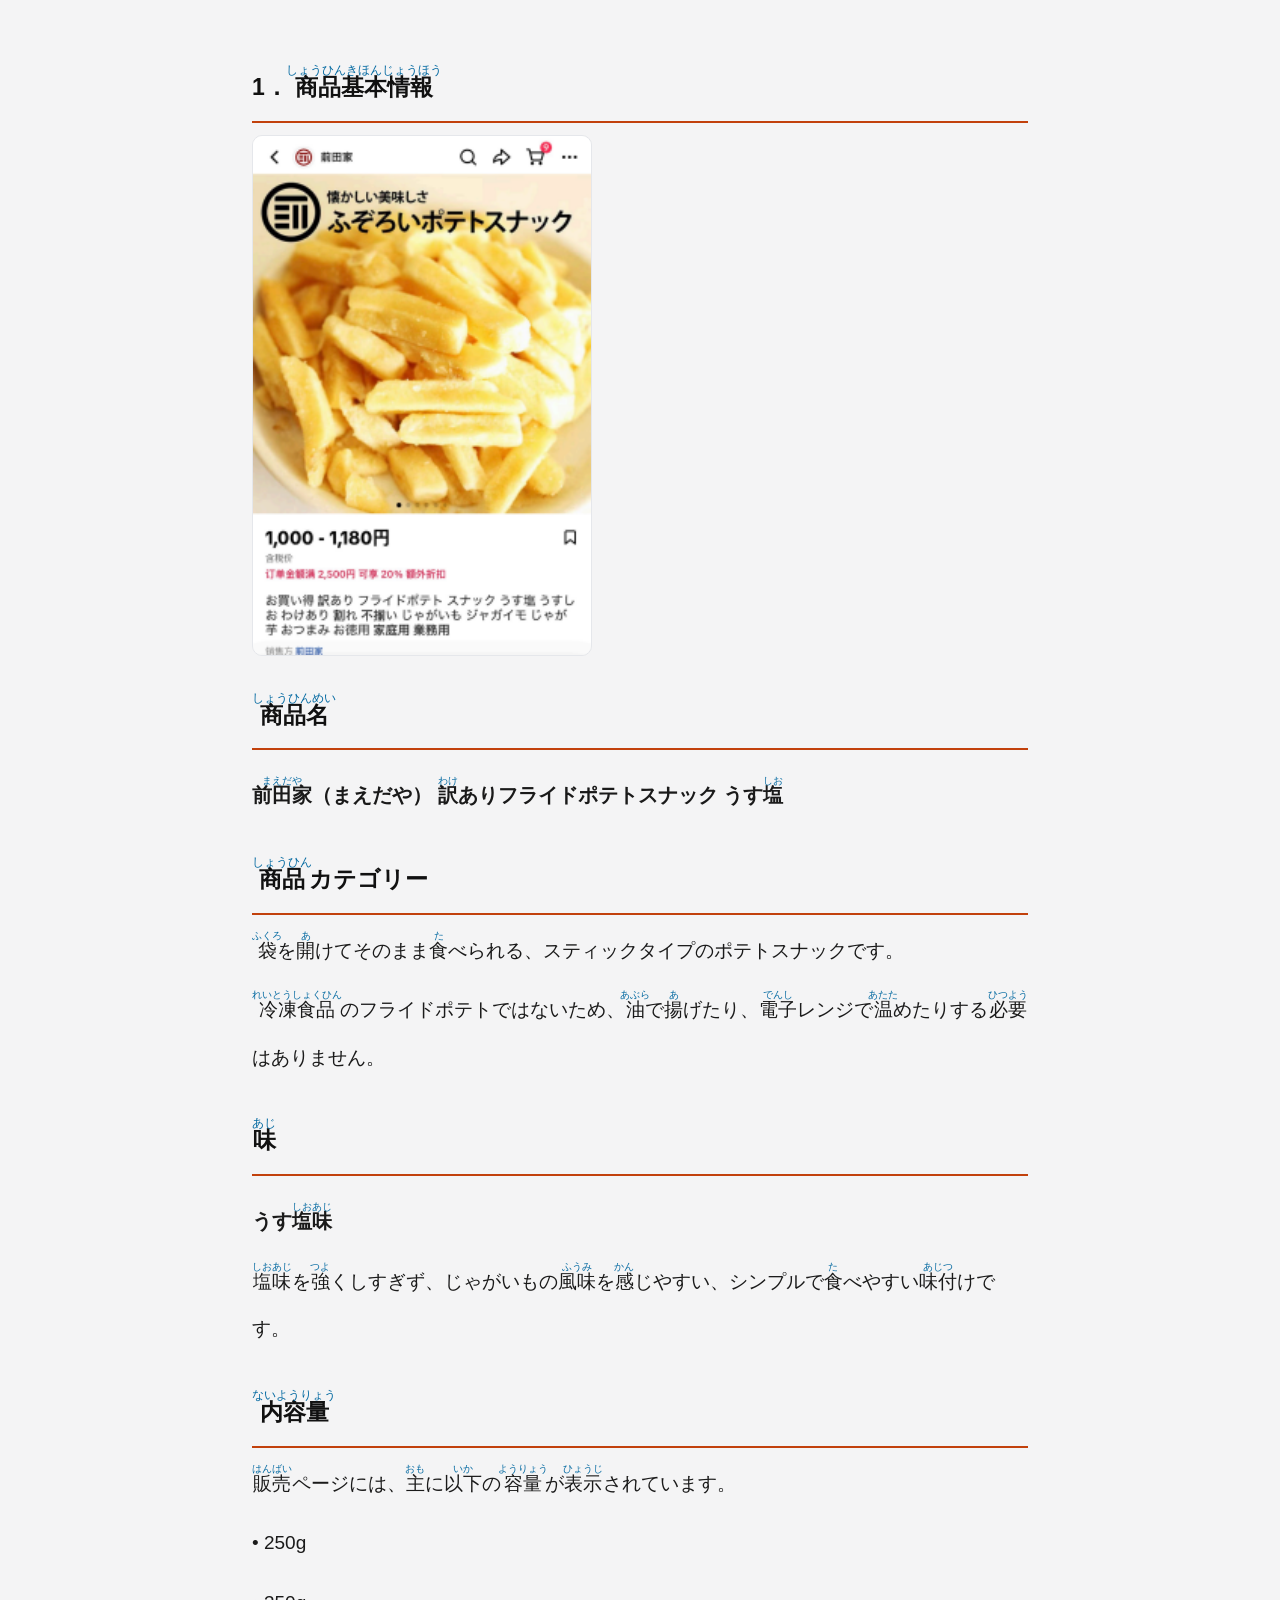
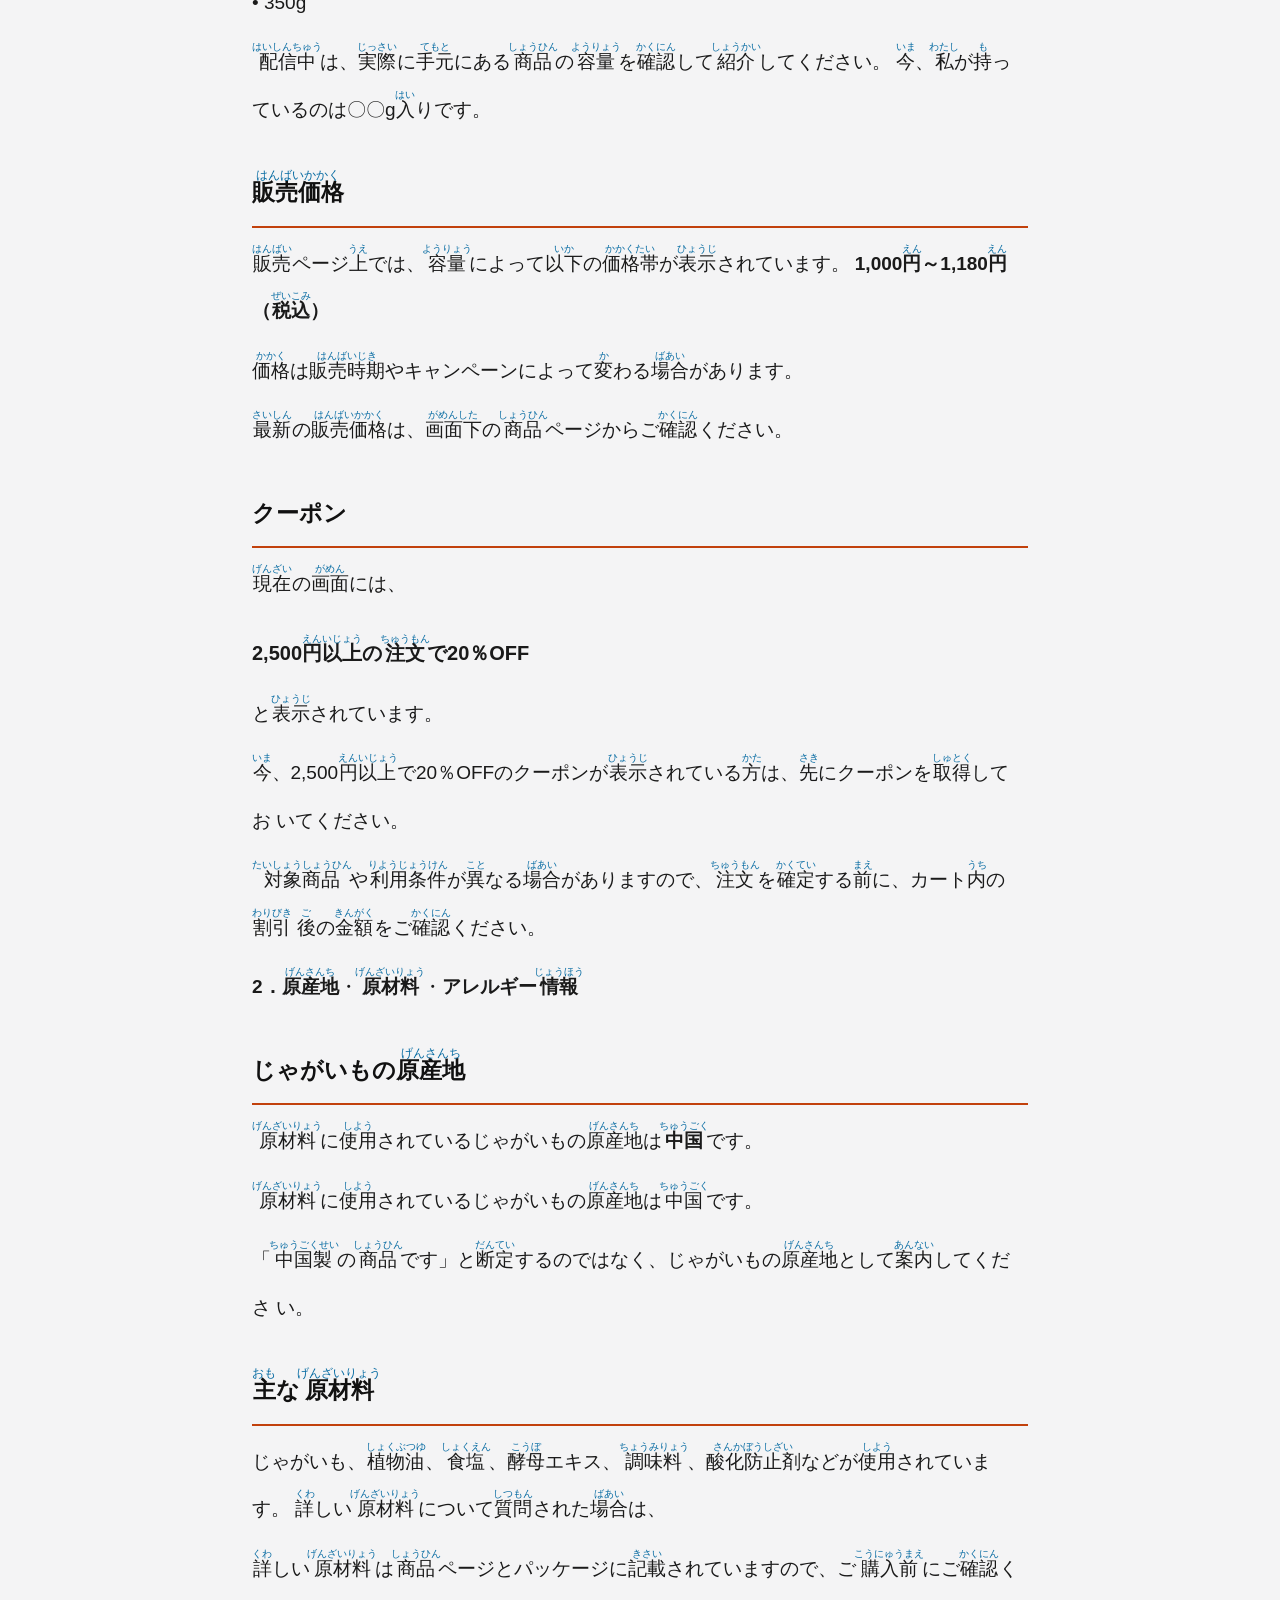
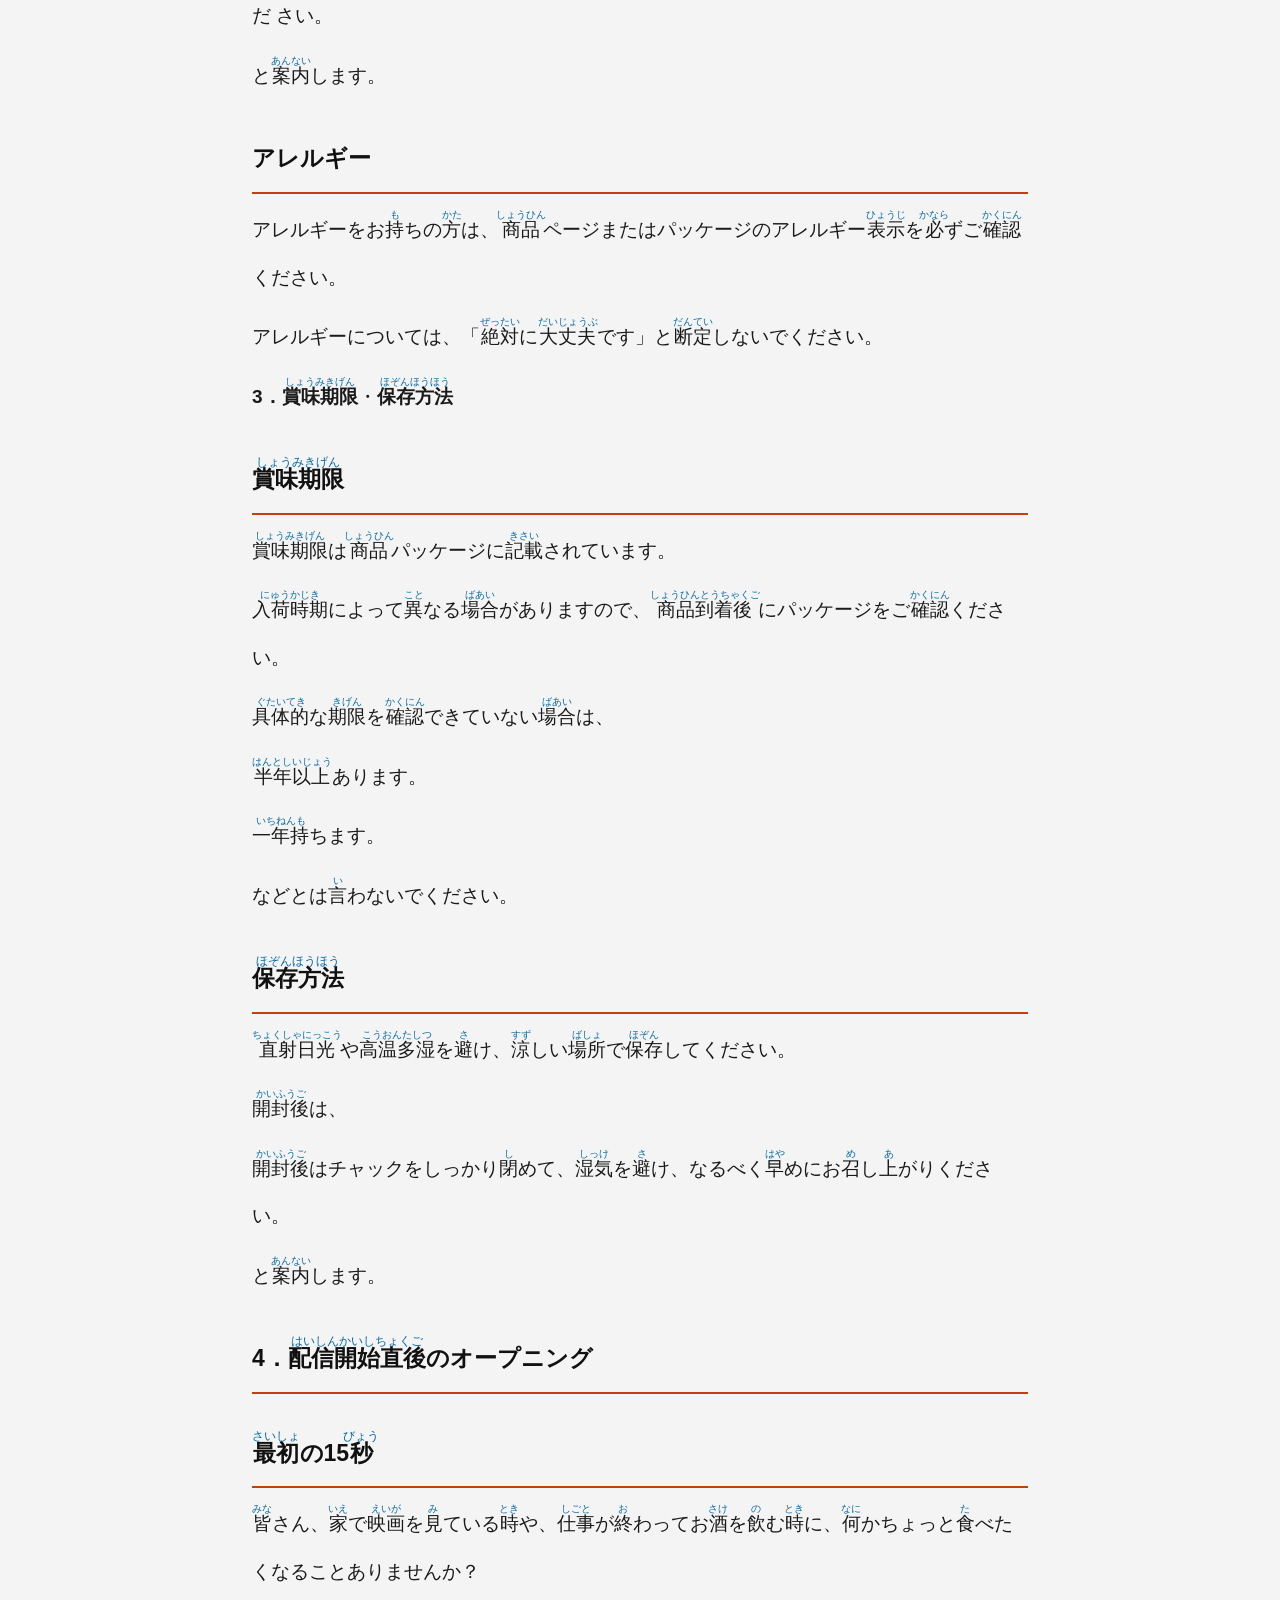
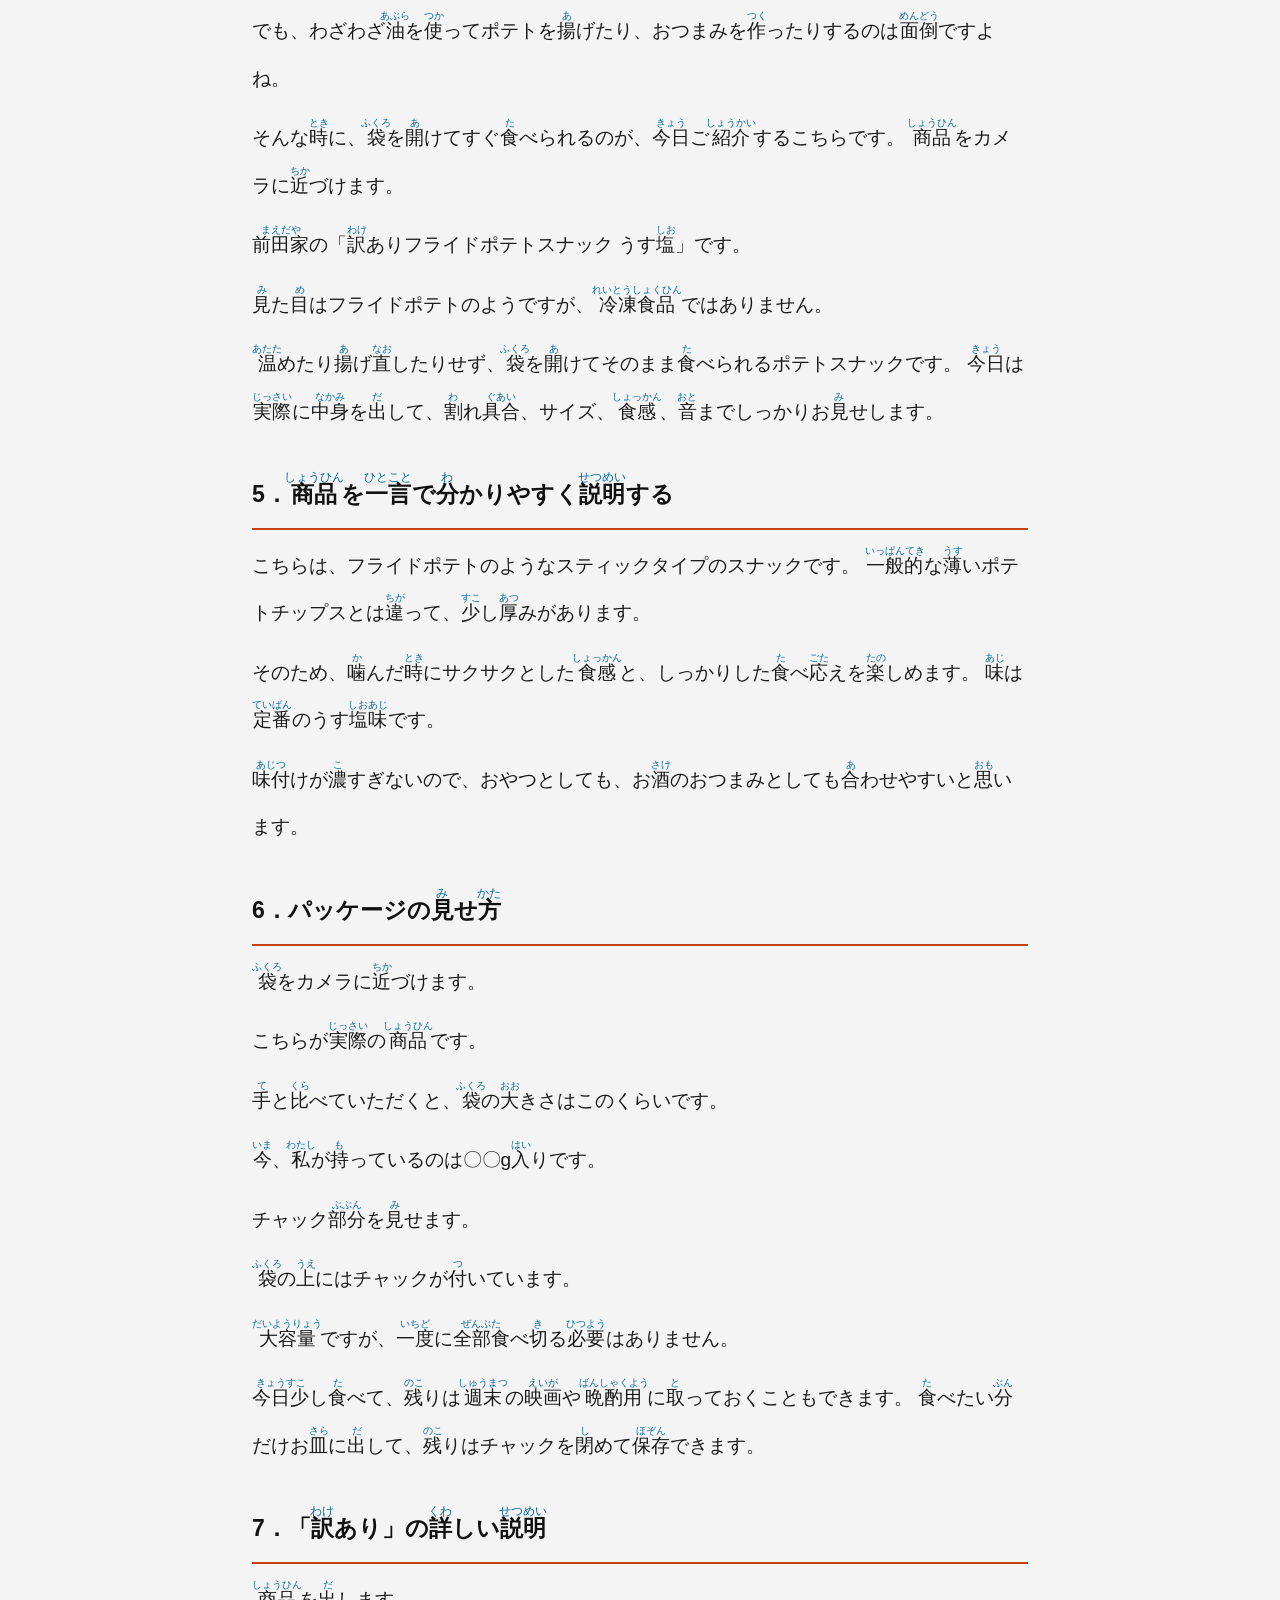
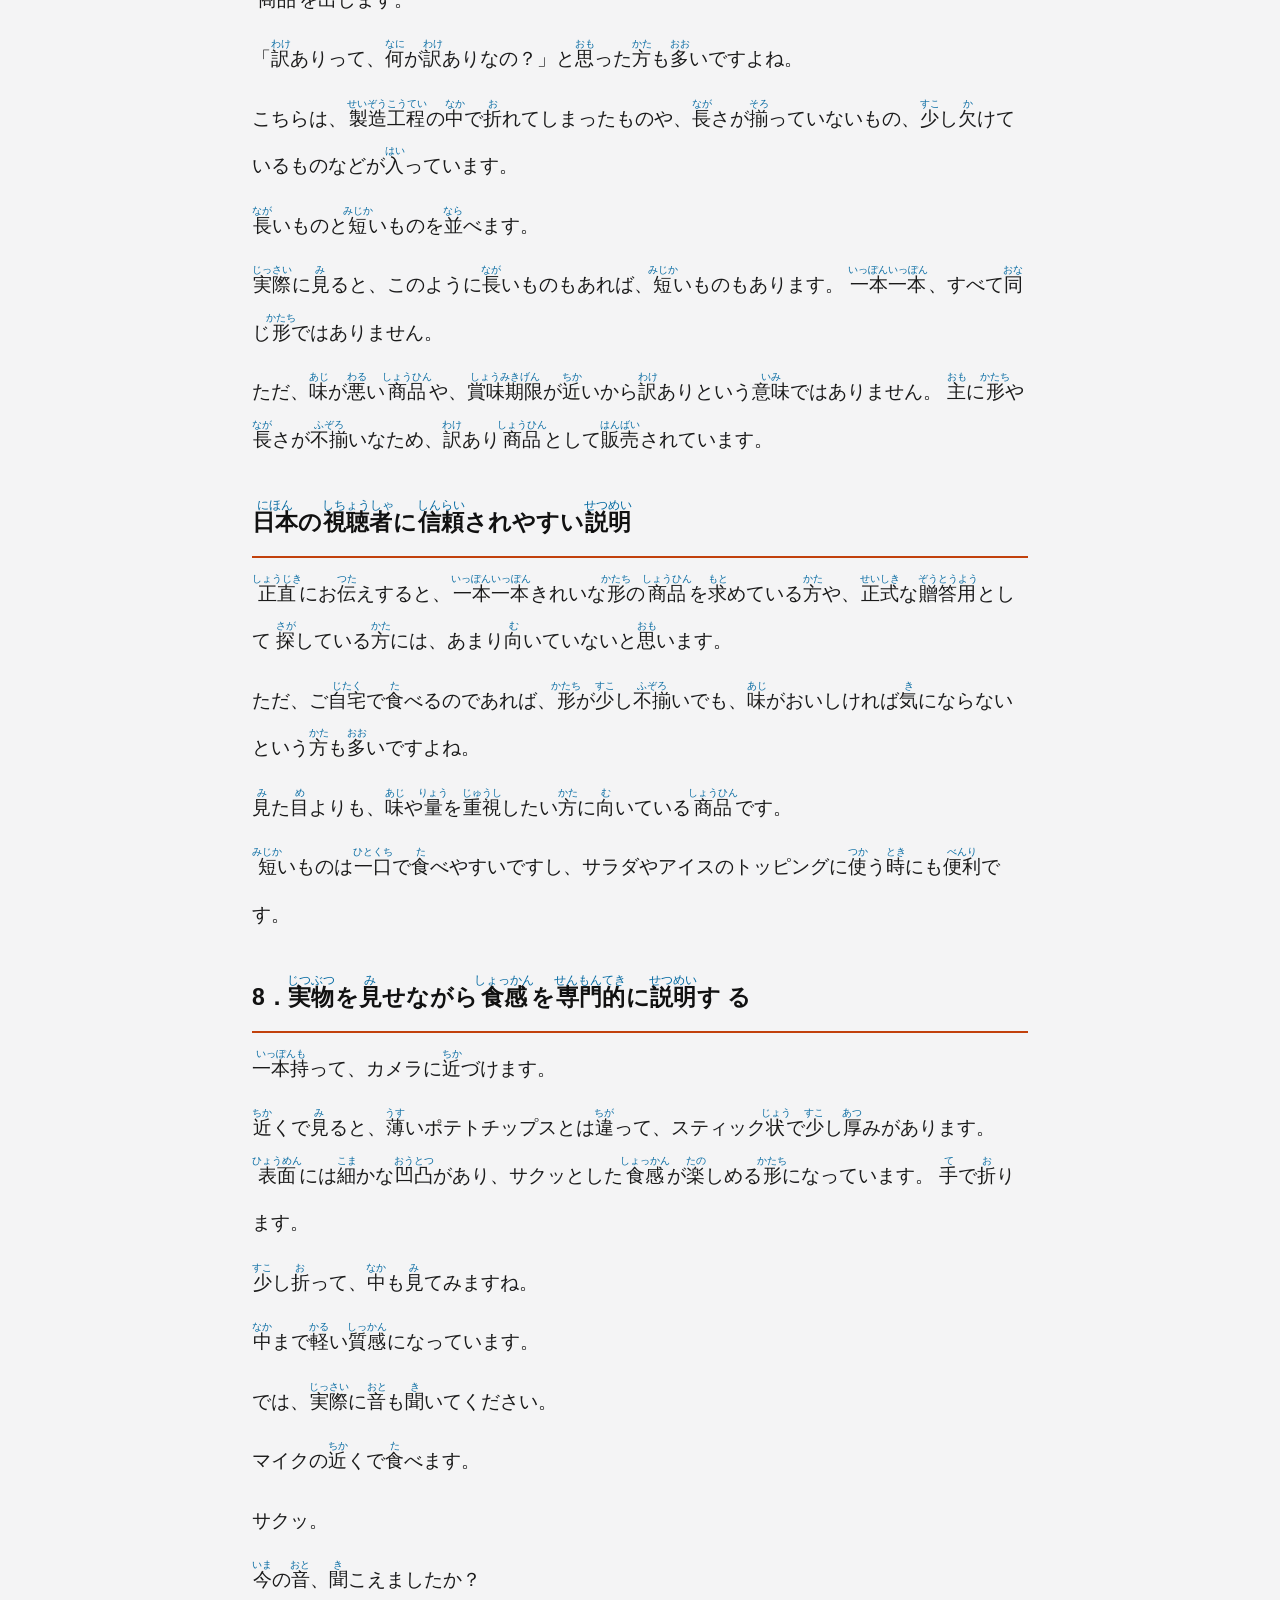
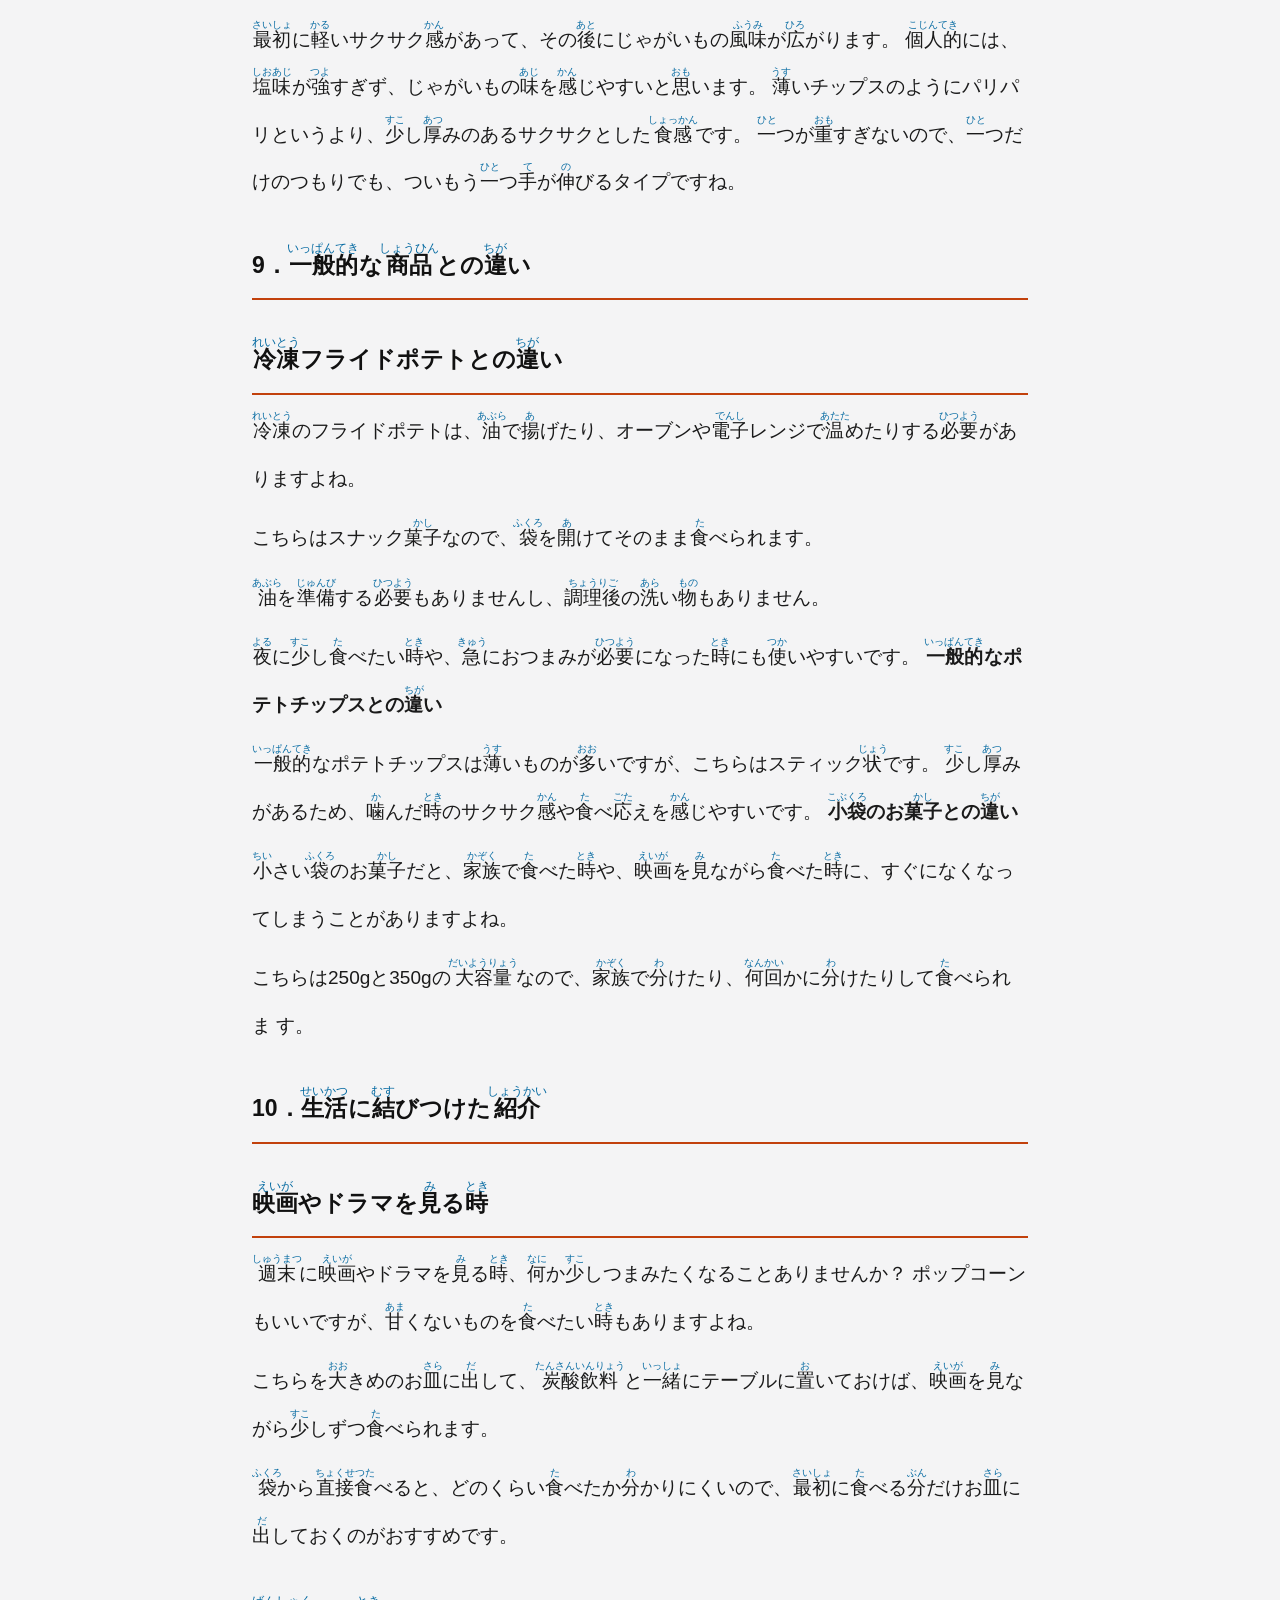
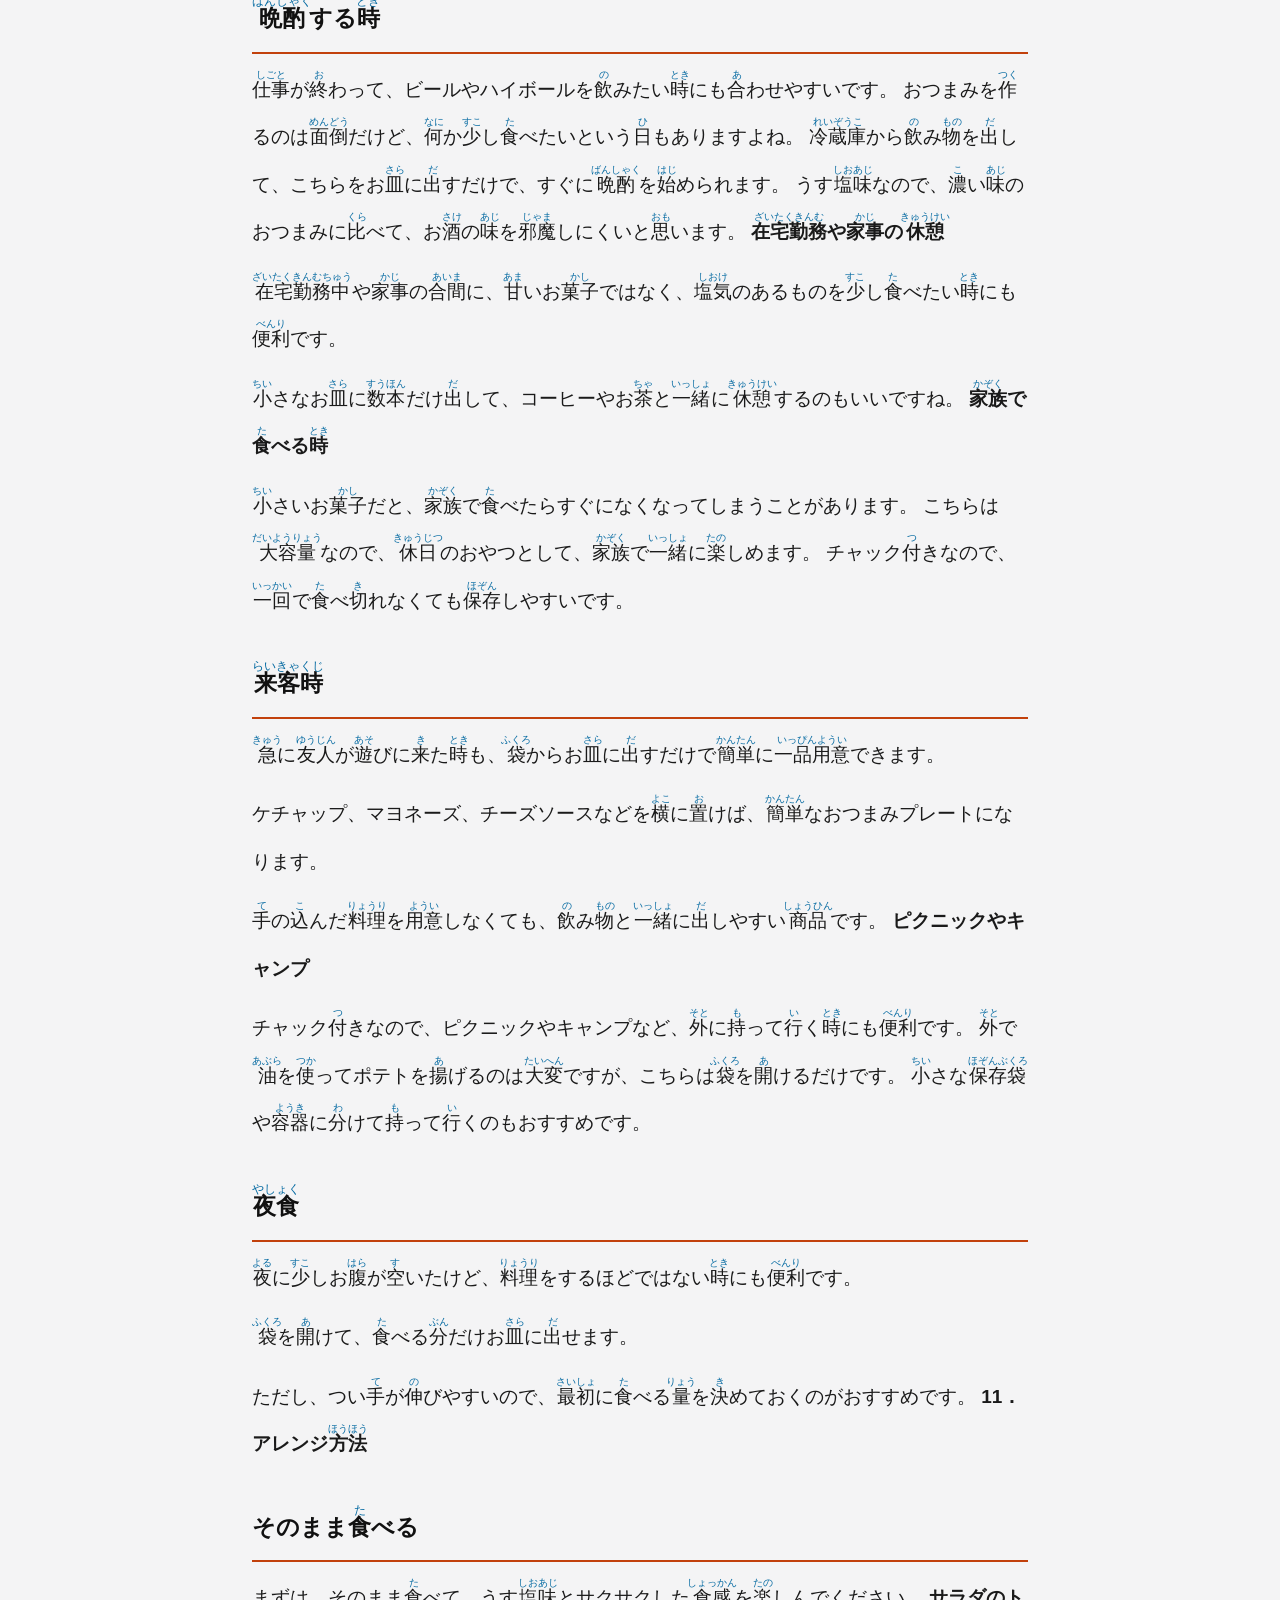
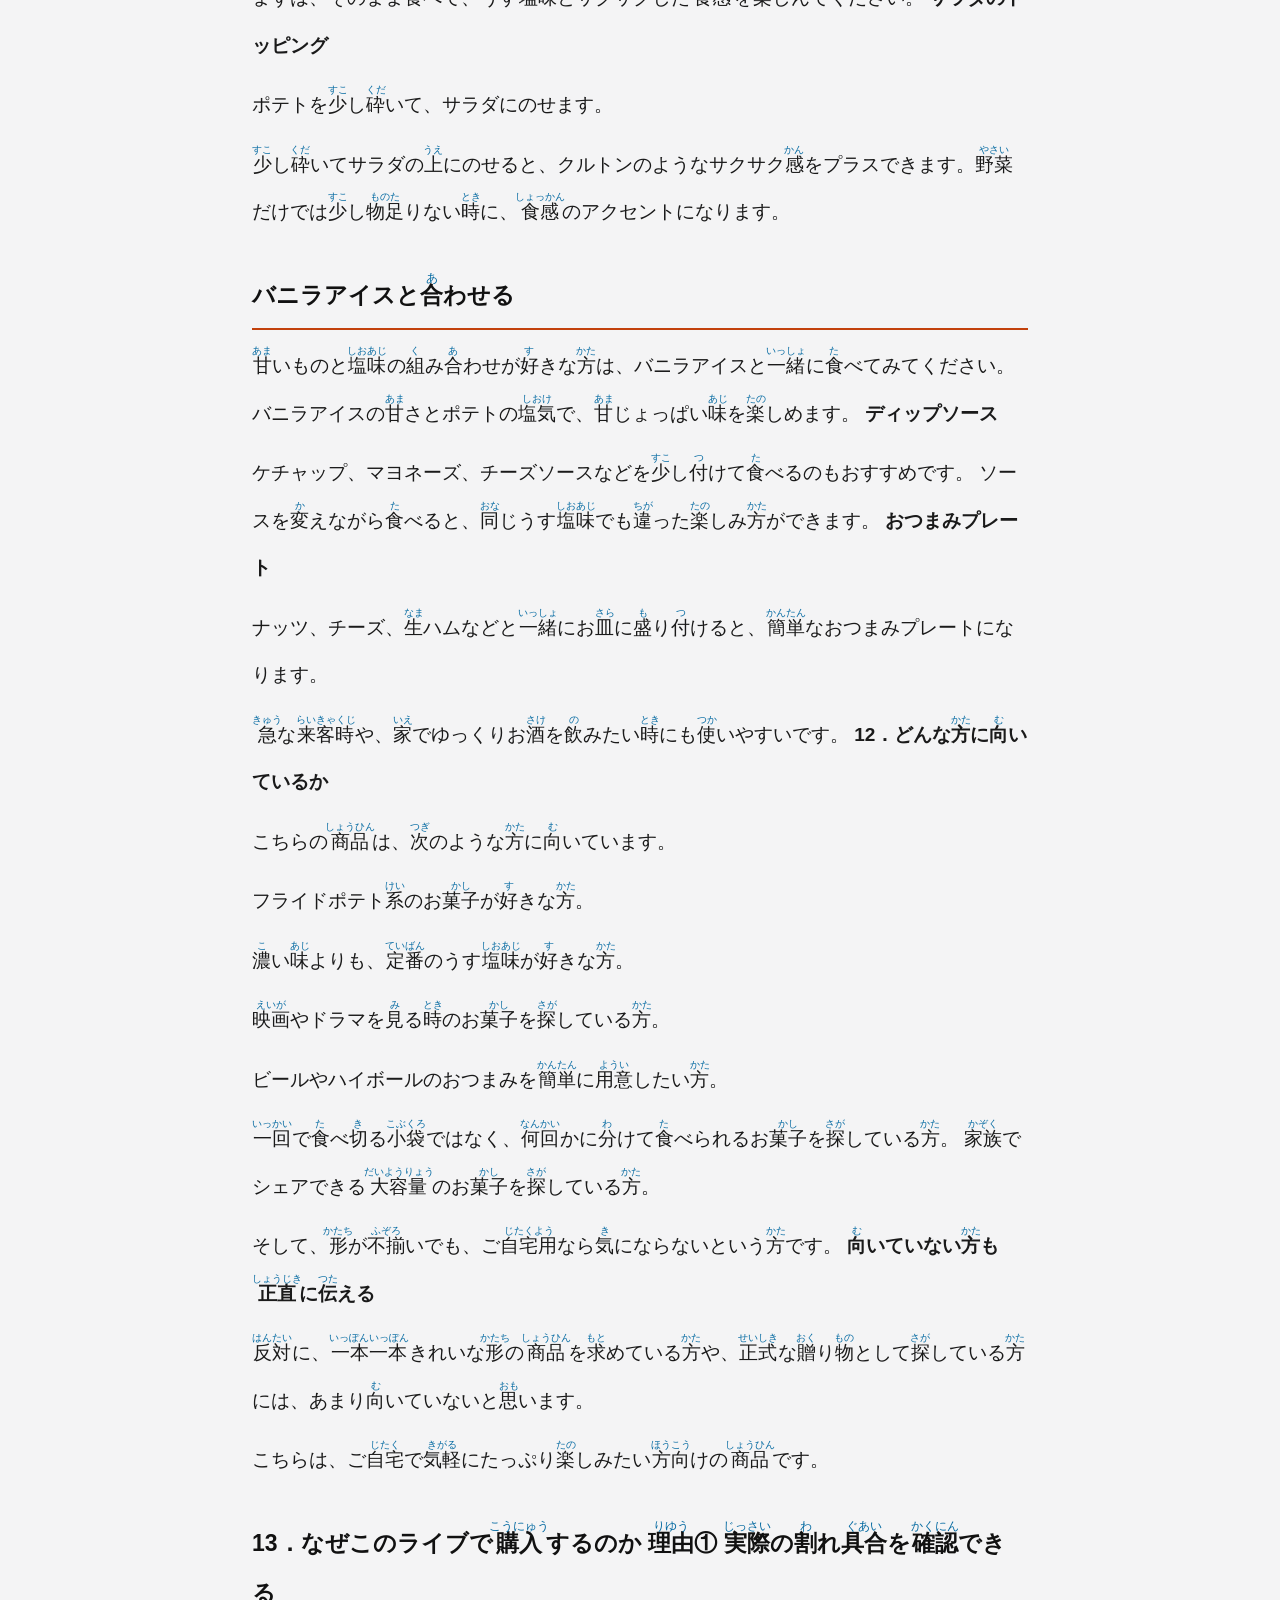
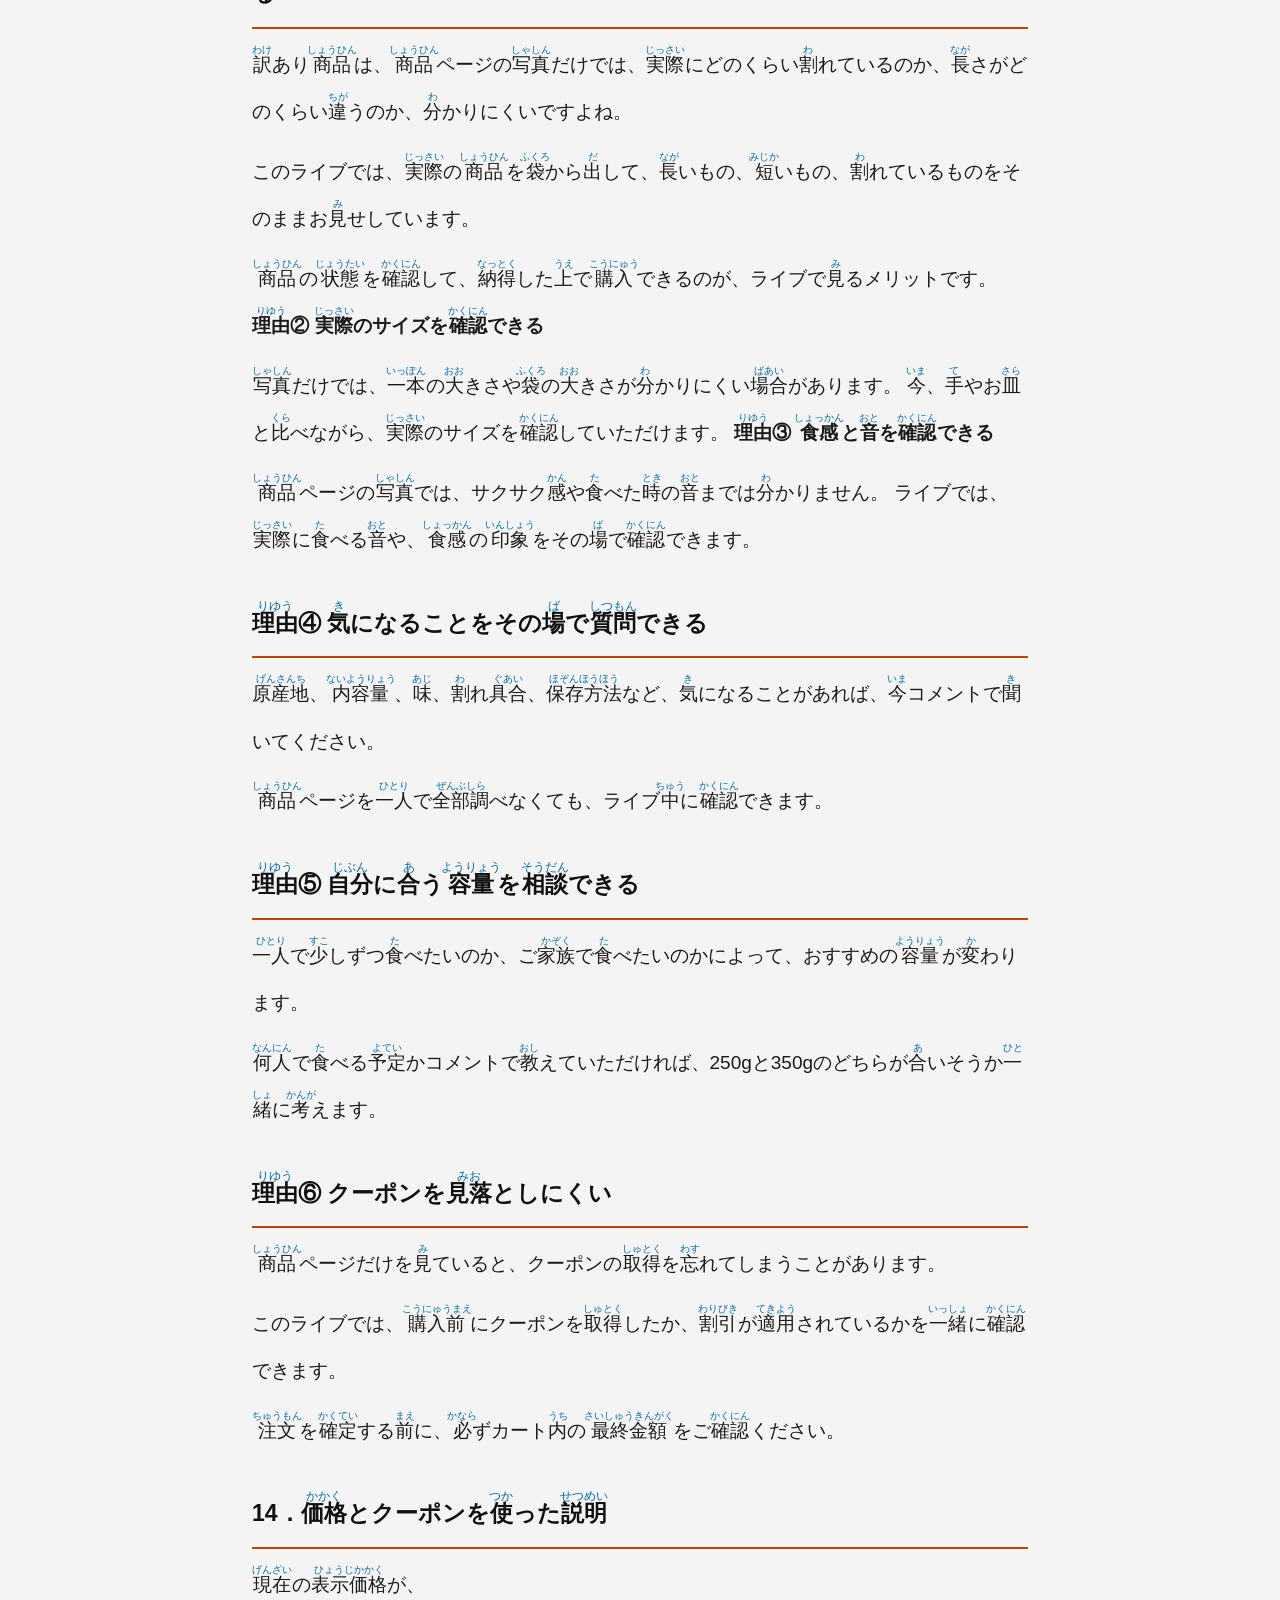
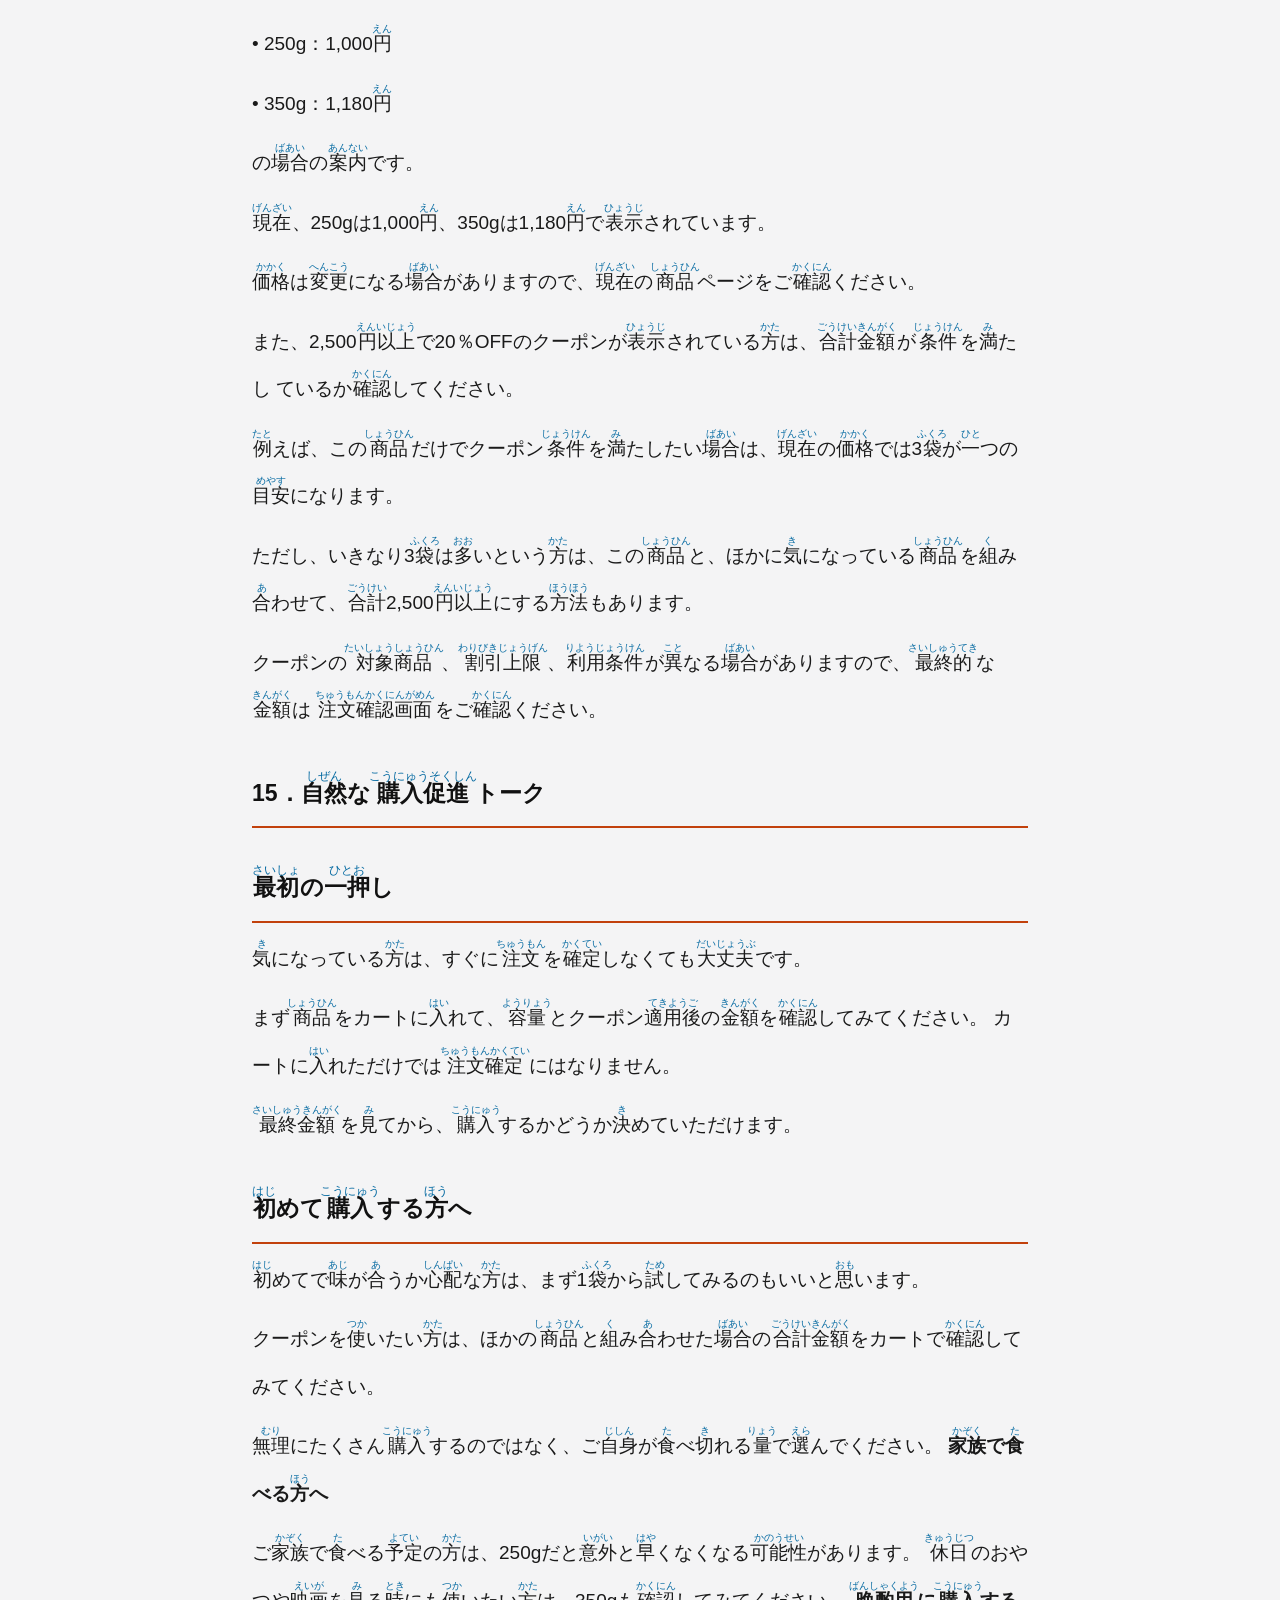
<file: archive/html-original/前田家 訳ありフライドポテトスナック うす塩（ふりがな）.html>
<!DOCTYPE html><html lang="ja"><head><meta charset="utf-8"><meta name="viewport" content="width=device-width,initial-scale=1"><title>前田家 訳ありフライドポテトスナック うす塩（ふりがな）</title><style>
:root{--fg:#1a1a1a;--muted:#6b7280;--accent:#c2410c;--rt:#0369a1;--line:#e5e7eb;--bg:#ffffff;--card:#fafaf9}
*{box-sizing:border-box}
body{margin:0;background:#f4f4f5;color:var(--fg);
 font-family:"Hiragino Kaku Gothic ProN","Yu Gothic","Meiryo","Noto Sans CJK JP","Noto Sans SC","Microsoft YaHei",sans-serif;
 line-height:2.5;-webkit-text-size-adjust:100%}
.wrap{max-width:820px;margin:0 auto;padding:28px 22px 90px}
.topbar{background:var(--card);border:1px solid var(--line);border-radius:14px;padding:16px 18px;margin-bottom:26px}
.topbar .t{font-size:15px;color:var(--muted);margin:0}
.topbar .t b{color:var(--accent)}
h1{font-size:26px;line-height:2.1;margin:6px 0 2px}
h2{font-size:23px;line-height:2.2;margin:34px 0 10px;padding-bottom:8px;border-bottom:2px solid var(--accent);color:#111}
h3{font-size:20px;line-height:2.2;margin:26px 0 8px;color:var(--accent)}
p{font-size:19px;margin:12px 0}
p.lead{font-weight:700;font-size:20px;margin:20px 0 8px}
p.sp{line-height:1.2;margin:6px 0}
p.imgblock{margin:16px 0}
strong{font-weight:700}
ruby{ruby-align:center}
rt{font-size:.5em;color:var(--rt);font-weight:400;line-height:1.1;letter-spacing:0}
img{max-width:340px;width:60%;height:auto;border-radius:10px;border:1px solid var(--line);display:block}
.note{background:#fff7ed;border:1px dashed #fdba74;border-radius:10px;padding:6px 12px;color:#9a3412;font-size:15px;display:inline-block}
@media(max-width:600px){.wrap{padding:16px 14px 70px}h1{font-size:22px}h2{font-size:20px}h3{font-size:18px}p{font-size:18px}img{width:82%}}
</style></head><body><div class="wrap"><h2>1．<ruby>商品基本情報<rt>しょうひんきほんじょうほう</rt></ruby> </h2>
<p><img alt="" src="[data-uri]"></p>
<h2><ruby>商品名<rt>しょうひんめい</rt></ruby> </h2>
<p class="lead"><ruby>前田家<rt>まえだや</rt></ruby>（まえだや） <ruby>訳<rt>わけ</rt></ruby>ありフライドポテトスナック うす<ruby>塩<rt>しお</rt></ruby> </p>
<h2><ruby>商品<rt>しょうひん</rt></ruby>カテゴリー </h2>
<p><ruby>袋<rt>ふくろ</rt></ruby>を<ruby>開<rt>あ</rt></ruby>けてそのまま<ruby>食<rt>た</rt></ruby>べられる、スティックタイプのポテトスナックです。 </p>
<p><ruby>冷凍食品<rt>れいとうしょくひん</rt></ruby>のフライドポテトではないため、<ruby>油<rt>あぶら</rt></ruby>で<ruby>揚<rt>あ</rt></ruby>げたり、<ruby>電子<rt>でんし</rt></ruby>レンジで<ruby>温<rt>あたた</rt></ruby>めたりする<ruby>必要<rt>ひつよう</rt></ruby> はありません。 </p>
<h2><ruby>味<rt>あじ</rt></ruby> </h2>
<p class="lead">うす<ruby>塩味<rt>しおあじ</rt></ruby> </p>
<p><ruby>塩味<rt>しおあじ</rt></ruby>を<ruby>強<rt>つよ</rt></ruby>くしすぎず、じゃがいもの<ruby>風味<rt>ふうみ</rt></ruby>を<ruby>感<rt>かん</rt></ruby>じやすい、シンプルで<ruby>食<rt>た</rt></ruby>べやすい<ruby>味付<rt>あじつ</rt></ruby>けで す。</p>
<h2><ruby>内容量<rt>ないようりょう</rt></ruby> </h2>
<p><ruby>販売<rt>はんばい</rt></ruby>ページには、<ruby>主<rt>おも</rt></ruby>に<ruby>以下<rt>いか</rt></ruby>の<ruby>容量<rt>ようりょう</rt></ruby>が<ruby>表示<rt>ひょうじ</rt></ruby>されています。 </p>
<p>• 250g </p>
<p>• 350g </p>
<p><ruby>配信中<rt>はいしんちゅう</rt></ruby>は、<ruby>実際<rt>じっさい</rt></ruby>に<ruby>手元<rt>てもと</rt></ruby>にある<ruby>商品<rt>しょうひん</rt></ruby>の<ruby>容量<rt>ようりょう</rt></ruby>を<ruby>確認<rt>かくにん</rt></ruby>して<ruby>紹介<rt>しょうかい</rt></ruby>してください。 <ruby>今<rt>いま</rt></ruby>、<ruby>私<rt>わたし</rt></ruby>が<ruby>持<rt>も</rt></ruby>っているのは〇〇g<ruby>入<rt>はい</rt></ruby>りです。 </p>
<h2><ruby>販売価格<rt>はんばいかかく</rt></ruby> </h2>
<p><ruby>販売<rt>はんばい</rt></ruby>ページ<ruby>上<rt>うえ</rt></ruby>では、<ruby>容量<rt>ようりょう</rt></ruby>によって<ruby>以下<rt>いか</rt></ruby>の<ruby>価格帯<rt>かかくたい</rt></ruby>が<ruby>表示<rt>ひょうじ</rt></ruby>されています。 <strong>1,000</strong><strong><ruby>円<rt>えん</rt></ruby>～</strong><strong>1,180</strong><strong><ruby>円<rt>えん</rt></ruby>（<ruby>税込<rt>ぜいこみ</rt></ruby>） </strong></p>
<p><ruby>価格<rt>かかく</rt></ruby>は<ruby>販売時期<rt>はんばいじき</rt></ruby>やキャンペーンによって<ruby>変<rt>か</rt></ruby>わる<ruby>場合<rt>ばあい</rt></ruby>があります。 </p>
<p><ruby>最新<rt>さいしん</rt></ruby>の<ruby>販売価格<rt>はんばいかかく</rt></ruby>は、<ruby>画面下<rt>がめんした</rt></ruby>の<ruby>商品<rt>しょうひん</rt></ruby>ページからご<ruby>確認<rt>かくにん</rt></ruby>ください。 </p>
<h2>クーポン </h2>
<p><ruby>現在<rt>げんざい</rt></ruby>の<ruby>画面<rt>がめん</rt></ruby>には、 </p>
<p class="lead">2,500<ruby>円以上<rt>えんいじょう</rt></ruby>の<ruby>注文<rt>ちゅうもん</rt></ruby>で20％OFF </p>
<p>と<ruby>表示<rt>ひょうじ</rt></ruby>されています。 </p>
<p><ruby>今<rt>いま</rt></ruby>、2,500<ruby>円以上<rt>えんいじょう</rt></ruby>で20％OFFのクーポンが<ruby>表示<rt>ひょうじ</rt></ruby>されている<ruby>方<rt>かた</rt></ruby>は、<ruby>先<rt>さき</rt></ruby>にクーポンを<ruby>取得<rt>しゅとく</rt></ruby>してお いてください。 </p>
<p><ruby>対象商品<rt>たいしょうしょうひん</rt></ruby>や<ruby>利用条件<rt>りようじょうけん</rt></ruby>が<ruby>異<rt>こと</rt></ruby>なる<ruby>場合<rt>ばあい</rt></ruby>がありますので、<ruby>注文<rt>ちゅうもん</rt></ruby>を<ruby>確定<rt>かくてい</rt></ruby>する<ruby>前<rt>まえ</rt></ruby>に、カート<ruby>内<rt>うち</rt></ruby>の<ruby>割引<rt>わりびき</rt></ruby> <ruby>後<rt>ご</rt></ruby>の<ruby>金額<rt>きんがく</rt></ruby>をご<ruby>確認<rt>かくにん</rt></ruby>ください。 </p>
<p><strong>2</strong><strong>．<ruby>原産地<rt>げんさんち</rt></ruby></strong>・<strong><ruby>原材料<rt>げんざいりょう</rt></ruby></strong>・<strong>アレルギー<ruby>情報<rt>じょうほう</rt></ruby> </strong></p>
<h2>じゃがいもの<ruby>原産地<rt>げんさんち</rt></ruby> </h2>
<p><ruby>原材料<rt>げんざいりょう</rt></ruby>に<ruby>使用<rt>しよう</rt></ruby>されているじゃがいもの<ruby>原産地<rt>げんさんち</rt></ruby>は<strong><ruby>中国<rt>ちゅうごく</rt></ruby></strong>です。 </p>
<p><ruby>原材料<rt>げんざいりょう</rt></ruby>に<ruby>使用<rt>しよう</rt></ruby>されているじゃがいもの<ruby>原産地<rt>げんさんち</rt></ruby>は<ruby>中国<rt>ちゅうごく</rt></ruby>です。</p>
<p>「<ruby>中国製<rt>ちゅうごくせい</rt></ruby>の<ruby>商品<rt>しょうひん</rt></ruby>です」と<ruby>断定<rt>だんてい</rt></ruby>するのではなく、じゃがいもの<ruby>原産地<rt>げんさんち</rt></ruby>として<ruby>案内<rt>あんない</rt></ruby>してくださ い。 </p>
<h2><ruby>主<rt>おも</rt></ruby>な<ruby>原材料<rt>げんざいりょう</rt></ruby> </h2>
<p>じゃがいも、<ruby>植物油<rt>しょくぶつゆ</rt></ruby>、<ruby>食塩<rt>しょくえん</rt></ruby>、<ruby>酵母<rt>こうぼ</rt></ruby>エキス、<ruby>調味料<rt>ちょうみりょう</rt></ruby>、<ruby>酸化防止剤<rt>さんかぼうしざい</rt></ruby>などが<ruby>使用<rt>しよう</rt></ruby>されています。 <ruby>詳<rt>くわ</rt></ruby>しい<ruby>原材料<rt>げんざいりょう</rt></ruby>について<ruby>質問<rt>しつもん</rt></ruby>された<ruby>場合<rt>ばあい</rt></ruby>は、 </p>
<p><ruby>詳<rt>くわ</rt></ruby>しい<ruby>原材料<rt>げんざいりょう</rt></ruby>は<ruby>商品<rt>しょうひん</rt></ruby>ページとパッケージに<ruby>記載<rt>きさい</rt></ruby>されていますので、ご<ruby>購入前<rt>こうにゅうまえ</rt></ruby>にご<ruby>確認<rt>かくにん</rt></ruby>くだ さい。 </p>
<p>と<ruby>案内<rt>あんない</rt></ruby>します。 </p>
<h2>アレルギー </h2>
<p>アレルギーをお<ruby>持<rt>も</rt></ruby>ちの<ruby>方<rt>かた</rt></ruby>は、<ruby>商品<rt>しょうひん</rt></ruby>ページまたはパッケージのアレルギー<ruby>表示<rt>ひょうじ</rt></ruby>を<ruby>必<rt>かなら</rt></ruby>ずご<ruby>確認<rt>かくにん</rt></ruby> ください。 </p>
<p>アレルギーについては、「<ruby>絶対<rt>ぜったい</rt></ruby>に<ruby>大丈夫<rt>だいじょうぶ</rt></ruby>です」と<ruby>断定<rt>だんてい</rt></ruby>しないでください。 </p>
<p><strong>3</strong><strong>．<ruby>賞味期限<rt>しょうみきげん</rt></ruby></strong>・<strong><ruby>保存方法<rt>ほぞんほうほう</rt></ruby> </strong></p>
<h2><ruby>賞味期限<rt>しょうみきげん</rt></ruby> </h2>
<p><ruby>賞味期限<rt>しょうみきげん</rt></ruby>は<ruby>商品<rt>しょうひん</rt></ruby>パッケージに<ruby>記載<rt>きさい</rt></ruby>されています。 </p>
<p><ruby>入荷時期<rt>にゅうかじき</rt></ruby>によって<ruby>異<rt>こと</rt></ruby>なる<ruby>場合<rt>ばあい</rt></ruby>がありますので、<ruby>商品到着後<rt>しょうひんとうちゃくご</rt></ruby>にパッケージをご<ruby>確認<rt>かくにん</rt></ruby>くださ い。 </p>
<p><ruby>具体的<rt>ぐたいてき</rt></ruby>な<ruby>期限<rt>きげん</rt></ruby>を<ruby>確認<rt>かくにん</rt></ruby>できていない<ruby>場合<rt>ばあい</rt></ruby>は、 </p>
<p><ruby>半年以上<rt>はんとしいじょう</rt></ruby>あります。 </p>
<p><ruby>一年持<rt>いちねんも</rt></ruby>ちます。 </p>
<p>などとは<ruby>言<rt>い</rt></ruby>わないでください。</p>
<h2><ruby>保存方法<rt>ほぞんほうほう</rt></ruby> </h2>
<p><ruby>直射日光<rt>ちょくしゃにっこう</rt></ruby>や<ruby>高温多湿<rt>こうおんたしつ</rt></ruby>を<ruby>避<rt>さ</rt></ruby>け、<ruby>涼<rt>すず</rt></ruby>しい<ruby>場所<rt>ばしょ</rt></ruby>で<ruby>保存<rt>ほぞん</rt></ruby>してください。 </p>
<p><ruby>開封後<rt>かいふうご</rt></ruby>は、 </p>
<p><ruby>開封後<rt>かいふうご</rt></ruby>はチャックをしっかり<ruby>閉<rt>し</rt></ruby>めて、<ruby>湿気<rt>しっけ</rt></ruby>を<ruby>避<rt>さ</rt></ruby>け、なるべく<ruby>早<rt>はや</rt></ruby>めにお<ruby>召<rt>め</rt></ruby>し<ruby>上<rt>あ</rt></ruby>がりくださ い。 </p>
<p>と<ruby>案内<rt>あんない</rt></ruby>します。 </p>
<h2>4．<ruby>配信開始直後<rt>はいしんかいしちょくご</rt></ruby>のオープニング </h2>
<h2><ruby>最初<rt>さいしょ</rt></ruby>の15<ruby>秒<rt>びょう</rt></ruby> </h2>
<p><ruby>皆<rt>みな</rt></ruby>さん、<ruby>家<rt>いえ</rt></ruby>で<ruby>映画<rt>えいが</rt></ruby>を<ruby>見<rt>み</rt></ruby>ている<ruby>時<rt>とき</rt></ruby>や、<ruby>仕事<rt>しごと</rt></ruby>が<ruby>終<rt>お</rt></ruby>わってお<ruby>酒<rt>さけ</rt></ruby>を<ruby>飲<rt>の</rt></ruby>む<ruby>時<rt>とき</rt></ruby>に、<ruby>何<rt>なに</rt></ruby>かちょっと<ruby>食<rt>た</rt></ruby>べた くなることありませんか？ </p>
<p>でも、わざわざ<ruby>油<rt>あぶら</rt></ruby>を<ruby>使<rt>つか</rt></ruby>ってポテトを<ruby>揚<rt>あ</rt></ruby>げたり、おつまみを<ruby>作<rt>つく</rt></ruby>ったりするのは<ruby>面倒<rt>めんどう</rt></ruby>ですよ ね。 </p>
<p>そんな<ruby>時<rt>とき</rt></ruby>に、<ruby>袋<rt>ふくろ</rt></ruby>を<ruby>開<rt>あ</rt></ruby>けてすぐ<ruby>食<rt>た</rt></ruby>べられるのが、<ruby>今日<rt>きょう</rt></ruby>ご<ruby>紹介<rt>しょうかい</rt></ruby>するこちらです。 <ruby>商品<rt>しょうひん</rt></ruby>をカメラに<ruby>近<rt>ちか</rt></ruby>づけます。 </p>
<p><ruby>前田家<rt>まえだや</rt></ruby>の「<ruby>訳<rt>わけ</rt></ruby>ありフライドポテトスナック うす<ruby>塩<rt>しお</rt></ruby>」です。 </p>
<p><ruby>見<rt>み</rt></ruby>た<ruby>目<rt>め</rt></ruby>はフライドポテトのようですが、<ruby>冷凍食品<rt>れいとうしょくひん</rt></ruby>ではありません。 </p>
<p><ruby>温<rt>あたた</rt></ruby>めたり<ruby>揚<rt>あ</rt></ruby>げ<ruby>直<rt>なお</rt></ruby>したりせず、<ruby>袋<rt>ふくろ</rt></ruby>を<ruby>開<rt>あ</rt></ruby>けてそのまま<ruby>食<rt>た</rt></ruby>べられるポテトスナックです。 <ruby>今日<rt>きょう</rt></ruby>は<ruby>実際<rt>じっさい</rt></ruby>に<ruby>中身<rt>なかみ</rt></ruby>を<ruby>出<rt>だ</rt></ruby>して、<ruby>割<rt>わ</rt></ruby>れ<ruby>具合<rt>ぐあい</rt></ruby>、サイズ、<ruby>食感<rt>しょっかん</rt></ruby>、<ruby>音<rt>おと</rt></ruby>までしっかりお<ruby>見<rt>み</rt></ruby>せします。 </p>
<h2>5．<ruby>商品<rt>しょうひん</rt></ruby>を<ruby>一言<rt>ひとこと</rt></ruby>で<ruby>分<rt>わ</rt></ruby>かりやすく<ruby>説明<rt>せつめい</rt></ruby>する </h2>
<p>こちらは、フライドポテトのようなスティックタイプのスナックです。 <ruby>一般的<rt>いっぱんてき</rt></ruby>な<ruby>薄<rt>うす</rt></ruby>いポテトチップスとは<ruby>違<rt>ちが</rt></ruby>って、<ruby>少<rt>すこ</rt></ruby>し<ruby>厚<rt>あつ</rt></ruby>みがあります。 </p>
<p>そのため、<ruby>噛<rt>か</rt></ruby>んだ<ruby>時<rt>とき</rt></ruby>にサクサクとした<ruby>食感<rt>しょっかん</rt></ruby>と、しっかりした<ruby>食<rt>た</rt></ruby>べ<ruby>応<rt>ごた</rt></ruby>えを<ruby>楽<rt>たの</rt></ruby>しめます。 <ruby>味<rt>あじ</rt></ruby>は<ruby>定番<rt>ていばん</rt></ruby>のうす<ruby>塩味<rt>しおあじ</rt></ruby>です。</p>
<p><ruby>味付<rt>あじつ</rt></ruby>けが<ruby>濃<rt>こ</rt></ruby>すぎないので、おやつとしても、お<ruby>酒<rt>さけ</rt></ruby>のおつまみとしても<ruby>合<rt>あ</rt></ruby>わせやすいと<ruby>思<rt>おも</rt></ruby>い ます。 </p>
<h2>6．パッケージの<ruby>見<rt>み</rt></ruby>せ<ruby>方<rt>かた</rt></ruby> </h2>
<p><ruby>袋<rt>ふくろ</rt></ruby>をカメラに<ruby>近<rt>ちか</rt></ruby>づけます。 </p>
<p>こちらが<ruby>実際<rt>じっさい</rt></ruby>の<ruby>商品<rt>しょうひん</rt></ruby>です。 </p>
<p><ruby>手<rt>て</rt></ruby>と<ruby>比<rt>くら</rt></ruby>べていただくと、<ruby>袋<rt>ふくろ</rt></ruby>の<ruby>大<rt>おお</rt></ruby>きさはこのくらいです。 </p>
<p><ruby>今<rt>いま</rt></ruby>、<ruby>私<rt>わたし</rt></ruby>が<ruby>持<rt>も</rt></ruby>っているのは〇〇g<ruby>入<rt>はい</rt></ruby>りです。 </p>
<p>チャック<ruby>部分<rt>ぶぶん</rt></ruby>を<ruby>見<rt>み</rt></ruby>せます。 </p>
<p><ruby>袋<rt>ふくろ</rt></ruby>の<ruby>上<rt>うえ</rt></ruby>にはチャックが<ruby>付<rt>つ</rt></ruby>いています。 </p>
<p><ruby>大容量<rt>だいようりょう</rt></ruby>ですが、<ruby>一度<rt>いちど</rt></ruby>に<ruby>全部食<rt>ぜんぶた</rt></ruby>べ<ruby>切<rt>き</rt></ruby>る<ruby>必要<rt>ひつよう</rt></ruby>はありません。 </p>
<p><ruby>今日少<rt>きょうすこ</rt></ruby>し<ruby>食<rt>た</rt></ruby>べて、<ruby>残<rt>のこ</rt></ruby>りは<ruby>週末<rt>しゅうまつ</rt></ruby>の<ruby>映画<rt>えいが</rt></ruby>や<ruby>晩酌用<rt>ばんしゃくよう</rt></ruby>に<ruby>取<rt>と</rt></ruby>っておくこともできます。 <ruby>食<rt>た</rt></ruby>べたい<ruby>分<rt>ぶん</rt></ruby>だけお<ruby>皿<rt>さら</rt></ruby>に<ruby>出<rt>だ</rt></ruby>して、<ruby>残<rt>のこ</rt></ruby>りはチャックを<ruby>閉<rt>し</rt></ruby>めて<ruby>保存<rt>ほぞん</rt></ruby>できます。 </p>
<h2>7．「<ruby>訳<rt>わけ</rt></ruby>あり」の<ruby>詳<rt>くわ</rt></ruby>しい<ruby>説明<rt>せつめい</rt></ruby> </h2>
<p><ruby>商品<rt>しょうひん</rt></ruby>を<ruby>出<rt>だ</rt></ruby>します。 </p>
<p>「<ruby>訳<rt>わけ</rt></ruby>ありって、<ruby>何<rt>なに</rt></ruby>が<ruby>訳<rt>わけ</rt></ruby>ありなの？」と<ruby>思<rt>おも</rt></ruby>った<ruby>方<rt>かた</rt></ruby>も<ruby>多<rt>おお</rt></ruby>いですよね。 </p>
<p>こちらは、<ruby>製造工程<rt>せいぞうこうてい</rt></ruby>の<ruby>中<rt>なか</rt></ruby>で<ruby>折<rt>お</rt></ruby>れてしまったものや、<ruby>長<rt>なが</rt></ruby>さが<ruby>揃<rt>そろ</rt></ruby>っていないもの、<ruby>少<rt>すこ</rt></ruby>し<ruby>欠<rt>か</rt></ruby>けて いるものなどが<ruby>入<rt>はい</rt></ruby>っています。 </p>
<p><ruby>長<rt>なが</rt></ruby>いものと<ruby>短<rt>みじか</rt></ruby>いものを<ruby>並<rt>なら</rt></ruby>べます。 </p>
<p><ruby>実際<rt>じっさい</rt></ruby>に<ruby>見<rt>み</rt></ruby>ると、このように<ruby>長<rt>なが</rt></ruby>いものもあれば、<ruby>短<rt>みじか</rt></ruby>いものもあります。 <ruby>一本一本<rt>いっぽんいっぽん</rt></ruby>、すべて<ruby>同<rt>おな</rt></ruby>じ<ruby>形<rt>かたち</rt></ruby>ではありません。 </p>
<p>ただ、<ruby>味<rt>あじ</rt></ruby>が<ruby>悪<rt>わる</rt></ruby>い<ruby>商品<rt>しょうひん</rt></ruby>や、<ruby>賞味期限<rt>しょうみきげん</rt></ruby>が<ruby>近<rt>ちか</rt></ruby>いから<ruby>訳<rt>わけ</rt></ruby>ありという<ruby>意味<rt>いみ</rt></ruby>ではありません。 <ruby>主<rt>おも</rt></ruby>に<ruby>形<rt>かたち</rt></ruby>や<ruby>長<rt>なが</rt></ruby>さが<ruby>不揃<rt>ふぞろ</rt></ruby>いなため、<ruby>訳<rt>わけ</rt></ruby>あり<ruby>商品<rt>しょうひん</rt></ruby>として<ruby>販売<rt>はんばい</rt></ruby>されています。</p>
<h2><ruby>日本<rt>にほん</rt></ruby>の<ruby>視聴者<rt>しちょうしゃ</rt></ruby>に<ruby>信頼<rt>しんらい</rt></ruby>されやすい<ruby>説明<rt>せつめい</rt></ruby> </h2>
<p><ruby>正直<rt>しょうじき</rt></ruby>にお<ruby>伝<rt>つた</rt></ruby>えすると、<ruby>一本一本<rt>いっぽんいっぽん</rt></ruby>きれいな<ruby>形<rt>かたち</rt></ruby>の<ruby>商品<rt>しょうひん</rt></ruby>を<ruby>求<rt>もと</rt></ruby>めている<ruby>方<rt>かた</rt></ruby>や、<ruby>正式<rt>せいしき</rt></ruby>な<ruby>贈答用<rt>ぞうとうよう</rt></ruby>として <ruby>探<rt>さが</rt></ruby>している<ruby>方<rt>かた</rt></ruby>には、あまり<ruby>向<rt>む</rt></ruby>いていないと<ruby>思<rt>おも</rt></ruby>います。 </p>
<p>ただ、ご<ruby>自宅<rt>じたく</rt></ruby>で<ruby>食<rt>た</rt></ruby>べるのであれば、<ruby>形<rt>かたち</rt></ruby>が<ruby>少<rt>すこ</rt></ruby>し<ruby>不揃<rt>ふぞろ</rt></ruby>いでも、<ruby>味<rt>あじ</rt></ruby>がおいしければ<ruby>気<rt>き</rt></ruby>にならない という<ruby>方<rt>かた</rt></ruby>も<ruby>多<rt>おお</rt></ruby>いですよね。 </p>
<p><ruby>見<rt>み</rt></ruby>た<ruby>目<rt>め</rt></ruby>よりも、<ruby>味<rt>あじ</rt></ruby>や<ruby>量<rt>りょう</rt></ruby>を<ruby>重視<rt>じゅうし</rt></ruby>したい<ruby>方<rt>かた</rt></ruby>に<ruby>向<rt>む</rt></ruby>いている<ruby>商品<rt>しょうひん</rt></ruby>です。 </p>
<p><ruby>短<rt>みじか</rt></ruby>いものは<ruby>一口<rt>ひとくち</rt></ruby>で<ruby>食<rt>た</rt></ruby>べやすいですし、サラダやアイスのトッピングに<ruby>使<rt>つか</rt></ruby>う<ruby>時<rt>とき</rt></ruby>にも<ruby>便利<rt>べんり</rt></ruby>で す。 </p>
<h2>8．<ruby>実物<rt>じつぶつ</rt></ruby>を<ruby>見<rt>み</rt></ruby>せながら<ruby>食感<rt>しょっかん</rt></ruby>を<ruby>専門的<rt>せんもんてき</rt></ruby>に<ruby>説明<rt>せつめい</rt></ruby>す る </h2>
<p><ruby>一本持<rt>いっぽんも</rt></ruby>って、カメラに<ruby>近<rt>ちか</rt></ruby>づけます。 </p>
<p><ruby>近<rt>ちか</rt></ruby>くで<ruby>見<rt>み</rt></ruby>ると、<ruby>薄<rt>うす</rt></ruby>いポテトチップスとは<ruby>違<rt>ちが</rt></ruby>って、スティック<ruby>状<rt>じょう</rt></ruby>で<ruby>少<rt>すこ</rt></ruby>し<ruby>厚<rt>あつ</rt></ruby>みがあります。 <ruby>表面<rt>ひょうめん</rt></ruby>には<ruby>細<rt>こま</rt></ruby>かな<ruby>凹凸<rt>おうとつ</rt></ruby>があり、サクッとした<ruby>食感<rt>しょっかん</rt></ruby>が<ruby>楽<rt>たの</rt></ruby>しめる<ruby>形<rt>かたち</rt></ruby>になっています。 <ruby>手<rt>て</rt></ruby>で<ruby>折<rt>お</rt></ruby>ります。 </p>
<p><ruby>少<rt>すこ</rt></ruby>し<ruby>折<rt>お</rt></ruby>って、<ruby>中<rt>なか</rt></ruby>も<ruby>見<rt>み</rt></ruby>てみますね。 </p>
<p><ruby>中<rt>なか</rt></ruby>まで<ruby>軽<rt>かる</rt></ruby>い<ruby>質感<rt>しっかん</rt></ruby>になっています。 </p>
<p>では、<ruby>実際<rt>じっさい</rt></ruby>に<ruby>音<rt>おと</rt></ruby>も<ruby>聞<rt>き</rt></ruby>いてください。 </p>
<p>マイクの<ruby>近<rt>ちか</rt></ruby>くで<ruby>食<rt>た</rt></ruby>べます。 </p>
<p>サクッ。 </p>
<p><ruby>今<rt>いま</rt></ruby>の<ruby>音<rt>おと</rt></ruby>、<ruby>聞<rt>き</rt></ruby>こえましたか？ </p>
<p><ruby>最初<rt>さいしょ</rt></ruby>に<ruby>軽<rt>かる</rt></ruby>いサクサク<ruby>感<rt>かん</rt></ruby>があって、その<ruby>後<rt>あと</rt></ruby>にじゃがいもの<ruby>風味<rt>ふうみ</rt></ruby>が<ruby>広<rt>ひろ</rt></ruby>がります。 <ruby>個人的<rt>こじんてき</rt></ruby>には、<ruby>塩味<rt>しおあじ</rt></ruby>が<ruby>強<rt>つよ</rt></ruby>すぎず、じゃがいもの<ruby>味<rt>あじ</rt></ruby>を<ruby>感<rt>かん</rt></ruby>じやすいと<ruby>思<rt>おも</rt></ruby>います。 <ruby>薄<rt>うす</rt></ruby>いチップスのようにパリパリというより、<ruby>少<rt>すこ</rt></ruby>し<ruby>厚<rt>あつ</rt></ruby>みのあるサクサクとした<ruby>食感<rt>しょっかん</rt></ruby>です。 <ruby>一<rt>ひと</rt></ruby>つが<ruby>重<rt>おも</rt></ruby>すぎないので、<ruby>一<rt>ひと</rt></ruby>つだけのつもりでも、ついもう<ruby>一<rt>ひと</rt></ruby>つ<ruby>手<rt>て</rt></ruby>が<ruby>伸<rt>の</rt></ruby>びるタイプですね。</p>
<h2>9．<ruby>一般的<rt>いっぱんてき</rt></ruby>な<ruby>商品<rt>しょうひん</rt></ruby>との<ruby>違<rt>ちが</rt></ruby>い </h2>
<h2><ruby>冷凍<rt>れいとう</rt></ruby>フライドポテトとの<ruby>違<rt>ちが</rt></ruby>い </h2>
<p><ruby>冷凍<rt>れいとう</rt></ruby>のフライドポテトは、<ruby>油<rt>あぶら</rt></ruby>で<ruby>揚<rt>あ</rt></ruby>げたり、オーブンや<ruby>電子<rt>でんし</rt></ruby>レンジで<ruby>温<rt>あたた</rt></ruby>めたりする<ruby>必要<rt>ひつよう</rt></ruby>があ りますよね。 </p>
<p>こちらはスナック<ruby>菓子<rt>かし</rt></ruby>なので、<ruby>袋<rt>ふくろ</rt></ruby>を<ruby>開<rt>あ</rt></ruby>けてそのまま<ruby>食<rt>た</rt></ruby>べられます。 </p>
<p><ruby>油<rt>あぶら</rt></ruby>を<ruby>準備<rt>じゅんび</rt></ruby>する<ruby>必要<rt>ひつよう</rt></ruby>もありませんし、<ruby>調理後<rt>ちょうりご</rt></ruby>の<ruby>洗<rt>あら</rt></ruby>い<ruby>物<rt>もの</rt></ruby>もありません。 </p>
<p><ruby>夜<rt>よる</rt></ruby>に<ruby>少<rt>すこ</rt></ruby>し<ruby>食<rt>た</rt></ruby>べたい<ruby>時<rt>とき</rt></ruby>や、<ruby>急<rt>きゅう</rt></ruby>におつまみが<ruby>必要<rt>ひつよう</rt></ruby>になった<ruby>時<rt>とき</rt></ruby>にも<ruby>使<rt>つか</rt></ruby>いやすいです。 <strong><ruby>一般的<rt>いっぱんてき</rt></ruby>なポテトチップスとの<ruby>違<rt>ちが</rt></ruby>い </strong></p>
<p><ruby>一般的<rt>いっぱんてき</rt></ruby>なポテトチップスは<ruby>薄<rt>うす</rt></ruby>いものが<ruby>多<rt>おお</rt></ruby>いですが、こちらはスティック<ruby>状<rt>じょう</rt></ruby>です。 <ruby>少<rt>すこ</rt></ruby>し<ruby>厚<rt>あつ</rt></ruby>みがあるため、<ruby>噛<rt>か</rt></ruby>んだ<ruby>時<rt>とき</rt></ruby>のサクサク<ruby>感<rt>かん</rt></ruby>や<ruby>食<rt>た</rt></ruby>べ<ruby>応<rt>ごた</rt></ruby>えを<ruby>感<rt>かん</rt></ruby>じやすいです。 <strong><ruby>小袋<rt>こぶくろ</rt></ruby>のお<ruby>菓子<rt>かし</rt></ruby>との<ruby>違<rt>ちが</rt></ruby>い </strong></p>
<p><ruby>小<rt>ちい</rt></ruby>さい<ruby>袋<rt>ふくろ</rt></ruby>のお<ruby>菓子<rt>かし</rt></ruby>だと、<ruby>家族<rt>かぞく</rt></ruby>で<ruby>食<rt>た</rt></ruby>べた<ruby>時<rt>とき</rt></ruby>や、<ruby>映画<rt>えいが</rt></ruby>を<ruby>見<rt>み</rt></ruby>ながら<ruby>食<rt>た</rt></ruby>べた<ruby>時<rt>とき</rt></ruby>に、すぐになくなっ てしまうことがありますよね。 </p>
<p>こちらは250gと350gの<ruby>大容量<rt>だいようりょう</rt></ruby>なので、<ruby>家族<rt>かぞく</rt></ruby>で<ruby>分<rt>わ</rt></ruby>けたり、<ruby>何回<rt>なんかい</rt></ruby>かに<ruby>分<rt>わ</rt></ruby>けたりして<ruby>食<rt>た</rt></ruby>べられま す。 </p>
<h2>10．<ruby>生活<rt>せいかつ</rt></ruby>に<ruby>結<rt>むす</rt></ruby>びつけた<ruby>紹介<rt>しょうかい</rt></ruby> </h2>
<h2><ruby>映画<rt>えいが</rt></ruby>やドラマを<ruby>見<rt>み</rt></ruby>る<ruby>時<rt>とき</rt></ruby> </h2>
<p><ruby>週末<rt>しゅうまつ</rt></ruby>に<ruby>映画<rt>えいが</rt></ruby>やドラマを<ruby>見<rt>み</rt></ruby>る<ruby>時<rt>とき</rt></ruby>、<ruby>何<rt>なに</rt></ruby>か<ruby>少<rt>すこ</rt></ruby>しつまみたくなることありませんか？ ポップコーンもいいですが、<ruby>甘<rt>あま</rt></ruby>くないものを<ruby>食<rt>た</rt></ruby>べたい<ruby>時<rt>とき</rt></ruby>もありますよね。 </p>
<p>こちらを<ruby>大<rt>おお</rt></ruby>きめのお<ruby>皿<rt>さら</rt></ruby>に<ruby>出<rt>だ</rt></ruby>して、<ruby>炭酸飲料<rt>たんさんいんりょう</rt></ruby>と<ruby>一緒<rt>いっしょ</rt></ruby>にテーブルに<ruby>置<rt>お</rt></ruby>いておけば、<ruby>映画<rt>えいが</rt></ruby>を<ruby>見<rt>み</rt></ruby>な がら<ruby>少<rt>すこ</rt></ruby>しずつ<ruby>食<rt>た</rt></ruby>べられます。 </p>
<p><ruby>袋<rt>ふくろ</rt></ruby>から<ruby>直接食<rt>ちょくせつた</rt></ruby>べると、どのくらい<ruby>食<rt>た</rt></ruby>べたか<ruby>分<rt>わ</rt></ruby>かりにくいので、<ruby>最初<rt>さいしょ</rt></ruby>に<ruby>食<rt>た</rt></ruby>べる<ruby>分<rt>ぶん</rt></ruby>だけお<ruby>皿<rt>さら</rt></ruby>に <ruby>出<rt>だ</rt></ruby>しておくのがおすすめです。</p>
<h2><ruby>晩酌<rt>ばんしゃく</rt></ruby>する<ruby>時<rt>とき</rt></ruby> </h2>
<p><ruby>仕事<rt>しごと</rt></ruby>が<ruby>終<rt>お</rt></ruby>わって、ビールやハイボールを<ruby>飲<rt>の</rt></ruby>みたい<ruby>時<rt>とき</rt></ruby>にも<ruby>合<rt>あ</rt></ruby>わせやすいです。 おつまみを<ruby>作<rt>つく</rt></ruby>るのは<ruby>面倒<rt>めんどう</rt></ruby>だけど、<ruby>何<rt>なに</rt></ruby>か<ruby>少<rt>すこ</rt></ruby>し<ruby>食<rt>た</rt></ruby>べたいという<ruby>日<rt>ひ</rt></ruby>もありますよね。 <ruby>冷蔵庫<rt>れいぞうこ</rt></ruby>から<ruby>飲<rt>の</rt></ruby>み<ruby>物<rt>もの</rt></ruby>を<ruby>出<rt>だ</rt></ruby>して、こちらをお<ruby>皿<rt>さら</rt></ruby>に<ruby>出<rt>だ</rt></ruby>すだけで、すぐに<ruby>晩酌<rt>ばんしゃく</rt></ruby>を<ruby>始<rt>はじ</rt></ruby>められます。 うす<ruby>塩味<rt>しおあじ</rt></ruby>なので、<ruby>濃<rt>こ</rt></ruby>い<ruby>味<rt>あじ</rt></ruby>のおつまみに<ruby>比<rt>くら</rt></ruby>べて、お<ruby>酒<rt>さけ</rt></ruby>の<ruby>味<rt>あじ</rt></ruby>を<ruby>邪魔<rt>じゃま</rt></ruby>しにくいと<ruby>思<rt>おも</rt></ruby>います。 <strong><ruby>在宅勤務<rt>ざいたくきんむ</rt></ruby>や<ruby>家事<rt>かじ</rt></ruby>の<ruby>休憩<rt>きゅうけい</rt></ruby> </strong></p>
<p><ruby>在宅勤務中<rt>ざいたくきんむちゅう</rt></ruby>や<ruby>家事<rt>かじ</rt></ruby>の<ruby>合間<rt>あいま</rt></ruby>に、<ruby>甘<rt>あま</rt></ruby>いお<ruby>菓子<rt>かし</rt></ruby>ではなく、<ruby>塩気<rt>しおけ</rt></ruby>のあるものを<ruby>少<rt>すこ</rt></ruby>し<ruby>食<rt>た</rt></ruby>べたい<ruby>時<rt>とき</rt></ruby>にも <ruby>便利<rt>べんり</rt></ruby>です。 </p>
<p><ruby>小<rt>ちい</rt></ruby>さなお<ruby>皿<rt>さら</rt></ruby>に<ruby>数本<rt>すうほん</rt></ruby>だけ<ruby>出<rt>だ</rt></ruby>して、コーヒーやお<ruby>茶<rt>ちゃ</rt></ruby>と<ruby>一緒<rt>いっしょ</rt></ruby>に<ruby>休憩<rt>きゅうけい</rt></ruby>するのもいいですね。 <strong><ruby>家族<rt>かぞく</rt></ruby>で<ruby>食<rt>た</rt></ruby>べる<ruby>時<rt>とき</rt></ruby> </strong></p>
<p><ruby>小<rt>ちい</rt></ruby>さいお<ruby>菓子<rt>かし</rt></ruby>だと、<ruby>家族<rt>かぞく</rt></ruby>で<ruby>食<rt>た</rt></ruby>べたらすぐになくなってしまうことがあります。 こちらは<ruby>大容量<rt>だいようりょう</rt></ruby>なので、<ruby>休日<rt>きゅうじつ</rt></ruby>のおやつとして、<ruby>家族<rt>かぞく</rt></ruby>で<ruby>一緒<rt>いっしょ</rt></ruby>に<ruby>楽<rt>たの</rt></ruby>しめます。 チャック<ruby>付<rt>つ</rt></ruby>きなので、<ruby>一回<rt>いっかい</rt></ruby>で<ruby>食<rt>た</rt></ruby>べ<ruby>切<rt>き</rt></ruby>れなくても<ruby>保存<rt>ほぞん</rt></ruby>しやすいです。 </p>
<h2><ruby>来客時<rt>らいきゃくじ</rt></ruby> </h2>
<p><ruby>急<rt>きゅう</rt></ruby>に<ruby>友人<rt>ゆうじん</rt></ruby>が<ruby>遊<rt>あそ</rt></ruby>びに<ruby>来<rt>き</rt></ruby>た<ruby>時<rt>とき</rt></ruby>も、<ruby>袋<rt>ふくろ</rt></ruby>からお<ruby>皿<rt>さら</rt></ruby>に<ruby>出<rt>だ</rt></ruby>すだけで<ruby>簡単<rt>かんたん</rt></ruby>に<ruby>一品用意<rt>いっぴんようい</rt></ruby>できます。 </p>
<p>ケチャップ、マヨネーズ、チーズソースなどを<ruby>横<rt>よこ</rt></ruby>に<ruby>置<rt>お</rt></ruby>けば、<ruby>簡単<rt>かんたん</rt></ruby>なおつまみプレートにな ります。 </p>
<p><ruby>手<rt>て</rt></ruby>の<ruby>込<rt>こ</rt></ruby>んだ<ruby>料理<rt>りょうり</rt></ruby>を<ruby>用意<rt>ようい</rt></ruby>しなくても、<ruby>飲<rt>の</rt></ruby>み<ruby>物<rt>もの</rt></ruby>と<ruby>一緒<rt>いっしょ</rt></ruby>に<ruby>出<rt>だ</rt></ruby>しやすい<ruby>商品<rt>しょうひん</rt></ruby>です。 <strong>ピクニックやキャンプ </strong></p>
<p>チャック<ruby>付<rt>つ</rt></ruby>きなので、ピクニックやキャンプなど、<ruby>外<rt>そと</rt></ruby>に<ruby>持<rt>も</rt></ruby>って<ruby>行<rt>い</rt></ruby>く<ruby>時<rt>とき</rt></ruby>にも<ruby>便利<rt>べんり</rt></ruby>です。 <ruby>外<rt>そと</rt></ruby>で<ruby>油<rt>あぶら</rt></ruby>を<ruby>使<rt>つか</rt></ruby>ってポテトを<ruby>揚<rt>あ</rt></ruby>げるのは<ruby>大変<rt>たいへん</rt></ruby>ですが、こちらは<ruby>袋<rt>ふくろ</rt></ruby>を<ruby>開<rt>あ</rt></ruby>けるだけです。 <ruby>小<rt>ちい</rt></ruby>さな<ruby>保存袋<rt>ほぞんぶくろ</rt></ruby>や<ruby>容器<rt>ようき</rt></ruby>に<ruby>分<rt>わ</rt></ruby>けて<ruby>持<rt>も</rt></ruby>って<ruby>行<rt>い</rt></ruby>くのもおすすめです。 </p>
<h2><ruby>夜食<rt>やしょく</rt></ruby> </h2>
<p><ruby>夜<rt>よる</rt></ruby>に<ruby>少<rt>すこ</rt></ruby>しお<ruby>腹<rt>はら</rt></ruby>が<ruby>空<rt>す</rt></ruby>いたけど、<ruby>料理<rt>りょうり</rt></ruby>をするほどではない<ruby>時<rt>とき</rt></ruby>にも<ruby>便利<rt>べんり</rt></ruby>です。</p>
<p><ruby>袋<rt>ふくろ</rt></ruby>を<ruby>開<rt>あ</rt></ruby>けて、<ruby>食<rt>た</rt></ruby>べる<ruby>分<rt>ぶん</rt></ruby>だけお<ruby>皿<rt>さら</rt></ruby>に<ruby>出<rt>だ</rt></ruby>せます。 </p>
<p>ただし、つい<ruby>手<rt>て</rt></ruby>が<ruby>伸<rt>の</rt></ruby>びやすいので、<ruby>最初<rt>さいしょ</rt></ruby>に<ruby>食<rt>た</rt></ruby>べる<ruby>量<rt>りょう</rt></ruby>を<ruby>決<rt>き</rt></ruby>めておくのがおすすめです。 <strong>11</strong><strong>．アレンジ<ruby>方法<rt>ほうほう</rt></ruby> </strong></p>
<h2>そのまま<ruby>食<rt>た</rt></ruby>べる </h2>
<p>まずは、そのまま<ruby>食<rt>た</rt></ruby>べて、うす<ruby>塩味<rt>しおあじ</rt></ruby>とサクサクした<ruby>食感<rt>しょっかん</rt></ruby>を<ruby>楽<rt>たの</rt></ruby>しんでください。 <strong>サラダのトッピング </strong></p>
<p>ポテトを<ruby>少<rt>すこ</rt></ruby>し<ruby>砕<rt>くだ</rt></ruby>いて、サラダにのせます。 </p>
<p><ruby>少<rt>すこ</rt></ruby>し<ruby>砕<rt>くだ</rt></ruby>いてサラダの<ruby>上<rt>うえ</rt></ruby>にのせると、クルトンのようなサクサク<ruby>感<rt>かん</rt></ruby>をプラスできます。 <ruby>野菜<rt>やさい</rt></ruby>だけでは<ruby>少<rt>すこ</rt></ruby>し<ruby>物足<rt>ものた</rt></ruby>りない<ruby>時<rt>とき</rt></ruby>に、<ruby>食感<rt>しょっかん</rt></ruby>のアクセントになります。 </p>
<h2>バニラアイスと<ruby>合<rt>あ</rt></ruby>わせる </h2>
<p><ruby>甘<rt>あま</rt></ruby>いものと<ruby>塩味<rt>しおあじ</rt></ruby>の<ruby>組<rt>く</rt></ruby>み<ruby>合<rt>あ</rt></ruby>わせが<ruby>好<rt>す</rt></ruby>きな<ruby>方<rt>かた</rt></ruby>は、バニラアイスと<ruby>一緒<rt>いっしょ</rt></ruby>に<ruby>食<rt>た</rt></ruby>べてみてください。 バニラアイスの<ruby>甘<rt>あま</rt></ruby>さとポテトの<ruby>塩気<rt>しおけ</rt></ruby>で、<ruby>甘<rt>あま</rt></ruby>じょっぱい<ruby>味<rt>あじ</rt></ruby>を<ruby>楽<rt>たの</rt></ruby>しめます。 <strong>ディップソース </strong></p>
<p>ケチャップ、マヨネーズ、チーズソースなどを<ruby>少<rt>すこ</rt></ruby>し<ruby>付<rt>つ</rt></ruby>けて<ruby>食<rt>た</rt></ruby>べるのもおすすめです。 ソースを<ruby>変<rt>か</rt></ruby>えながら<ruby>食<rt>た</rt></ruby>べると、<ruby>同<rt>おな</rt></ruby>じうす<ruby>塩味<rt>しおあじ</rt></ruby>でも<ruby>違<rt>ちが</rt></ruby>った<ruby>楽<rt>たの</rt></ruby>しみ<ruby>方<rt>かた</rt></ruby>ができます。 <strong>おつまみプレート </strong></p>
<p>ナッツ、チーズ、<ruby>生<rt>なま</rt></ruby>ハムなどと<ruby>一緒<rt>いっしょ</rt></ruby>にお<ruby>皿<rt>さら</rt></ruby>に<ruby>盛<rt>も</rt></ruby>り<ruby>付<rt>つ</rt></ruby>けると、<ruby>簡単<rt>かんたん</rt></ruby>なおつまみプレートにな ります。 </p>
<p><ruby>急<rt>きゅう</rt></ruby>な<ruby>来客時<rt>らいきゃくじ</rt></ruby>や、<ruby>家<rt>いえ</rt></ruby>でゆっくりお<ruby>酒<rt>さけ</rt></ruby>を<ruby>飲<rt>の</rt></ruby>みたい<ruby>時<rt>とき</rt></ruby>にも<ruby>使<rt>つか</rt></ruby>いやすいです。 <strong>12</strong><strong>．どんな<ruby>方<rt>かた</rt></ruby>に<ruby>向<rt>む</rt></ruby>いているか </strong></p>
<p>こちらの<ruby>商品<rt>しょうひん</rt></ruby>は、<ruby>次<rt>つぎ</rt></ruby>のような<ruby>方<rt>かた</rt></ruby>に<ruby>向<rt>む</rt></ruby>いています。</p>
<p>フライドポテト<ruby>系<rt>けい</rt></ruby>のお<ruby>菓子<rt>かし</rt></ruby>が<ruby>好<rt>す</rt></ruby>きな<ruby>方<rt>かた</rt></ruby>。 </p>
<p><ruby>濃<rt>こ</rt></ruby>い<ruby>味<rt>あじ</rt></ruby>よりも、<ruby>定番<rt>ていばん</rt></ruby>のうす<ruby>塩味<rt>しおあじ</rt></ruby>が<ruby>好<rt>す</rt></ruby>きな<ruby>方<rt>かた</rt></ruby>。 </p>
<p><ruby>映画<rt>えいが</rt></ruby>やドラマを<ruby>見<rt>み</rt></ruby>る<ruby>時<rt>とき</rt></ruby>のお<ruby>菓子<rt>かし</rt></ruby>を<ruby>探<rt>さが</rt></ruby>している<ruby>方<rt>かた</rt></ruby>。 </p>
<p>ビールやハイボールのおつまみを<ruby>簡単<rt>かんたん</rt></ruby>に<ruby>用意<rt>ようい</rt></ruby>したい<ruby>方<rt>かた</rt></ruby>。 </p>
<p><ruby>一回<rt>いっかい</rt></ruby>で<ruby>食<rt>た</rt></ruby>べ<ruby>切<rt>き</rt></ruby>る<ruby>小袋<rt>こぶくろ</rt></ruby>ではなく、<ruby>何回<rt>なんかい</rt></ruby>かに<ruby>分<rt>わ</rt></ruby>けて<ruby>食<rt>た</rt></ruby>べられるお<ruby>菓子<rt>かし</rt></ruby>を<ruby>探<rt>さが</rt></ruby>している<ruby>方<rt>かた</rt></ruby>。 <ruby>家族<rt>かぞく</rt></ruby>でシェアできる<ruby>大容量<rt>だいようりょう</rt></ruby>のお<ruby>菓子<rt>かし</rt></ruby>を<ruby>探<rt>さが</rt></ruby>している<ruby>方<rt>かた</rt></ruby>。 </p>
<p>そして、<ruby>形<rt>かたち</rt></ruby>が<ruby>不揃<rt>ふぞろ</rt></ruby>いでも、ご<ruby>自宅用<rt>じたくよう</rt></ruby>なら<ruby>気<rt>き</rt></ruby>にならないという<ruby>方<rt>かた</rt></ruby>です。 <strong><ruby>向<rt>む</rt></ruby>いていない<ruby>方<rt>かた</rt></ruby>も<ruby>正直<rt>しょうじき</rt></ruby>に<ruby>伝<rt>つた</rt></ruby>える </strong></p>
<p><ruby>反対<rt>はんたい</rt></ruby>に、<ruby>一本一本<rt>いっぽんいっぽん</rt></ruby>きれいな<ruby>形<rt>かたち</rt></ruby>の<ruby>商品<rt>しょうひん</rt></ruby>を<ruby>求<rt>もと</rt></ruby>めている<ruby>方<rt>かた</rt></ruby>や、<ruby>正式<rt>せいしき</rt></ruby>な<ruby>贈<rt>おく</rt></ruby>り<ruby>物<rt>もの</rt></ruby>として<ruby>探<rt>さが</rt></ruby>している<ruby>方<rt>かた</rt></ruby> には、あまり<ruby>向<rt>む</rt></ruby>いていないと<ruby>思<rt>おも</rt></ruby>います。 </p>
<p>こちらは、ご<ruby>自宅<rt>じたく</rt></ruby>で<ruby>気軽<rt>きがる</rt></ruby>にたっぷり<ruby>楽<rt>たの</rt></ruby>しみたい<ruby>方向<rt>ほうこう</rt></ruby>けの<ruby>商品<rt>しょうひん</rt></ruby>です。 </p>
<h2>13．なぜこのライブで<ruby>購入<rt>こうにゅう</rt></ruby>するのか <ruby>理由<rt>りゆう</rt></ruby>① <ruby>実際<rt>じっさい</rt></ruby>の<ruby>割<rt>わ</rt></ruby>れ<ruby>具合<rt>ぐあい</rt></ruby>を<ruby>確認<rt>かくにん</rt></ruby>できる </h2>
<p><ruby>訳<rt>わけ</rt></ruby>あり<ruby>商品<rt>しょうひん</rt></ruby>は、<ruby>商品<rt>しょうひん</rt></ruby>ページの<ruby>写真<rt>しゃしん</rt></ruby>だけでは、<ruby>実際<rt>じっさい</rt></ruby>にどのくらい<ruby>割<rt>わ</rt></ruby>れているのか、<ruby>長<rt>なが</rt></ruby>さがど のくらい<ruby>違<rt>ちが</rt></ruby>うのか、<ruby>分<rt>わ</rt></ruby>かりにくいですよね。 </p>
<p>このライブでは、<ruby>実際<rt>じっさい</rt></ruby>の<ruby>商品<rt>しょうひん</rt></ruby>を<ruby>袋<rt>ふくろ</rt></ruby>から<ruby>出<rt>だ</rt></ruby>して、<ruby>長<rt>なが</rt></ruby>いもの、<ruby>短<rt>みじか</rt></ruby>いもの、<ruby>割<rt>わ</rt></ruby>れているものをそ のままお<ruby>見<rt>み</rt></ruby>せしています。 </p>
<p><ruby>商品<rt>しょうひん</rt></ruby>の<ruby>状態<rt>じょうたい</rt></ruby>を<ruby>確認<rt>かくにん</rt></ruby>して、<ruby>納得<rt>なっとく</rt></ruby>した<ruby>上<rt>うえ</rt></ruby>で<ruby>購入<rt>こうにゅう</rt></ruby>できるのが、ライブで<ruby>見<rt>み</rt></ruby>るメリットです。 <strong><ruby>理由<rt>りゆう</rt></ruby>② <ruby>実際<rt>じっさい</rt></ruby>のサイズを<ruby>確認<rt>かくにん</rt></ruby>できる </strong></p>
<p><ruby>写真<rt>しゃしん</rt></ruby>だけでは、<ruby>一本<rt>いっぽん</rt></ruby>の<ruby>大<rt>おお</rt></ruby>きさや<ruby>袋<rt>ふくろ</rt></ruby>の<ruby>大<rt>おお</rt></ruby>きさが<ruby>分<rt>わ</rt></ruby>かりにくい<ruby>場合<rt>ばあい</rt></ruby>があります。 <ruby>今<rt>いま</rt></ruby>、<ruby>手<rt>て</rt></ruby>やお<ruby>皿<rt>さら</rt></ruby>と<ruby>比<rt>くら</rt></ruby>べながら、<ruby>実際<rt>じっさい</rt></ruby>のサイズを<ruby>確認<rt>かくにん</rt></ruby>していただけます。 <strong><ruby>理由<rt>りゆう</rt></ruby>③ <ruby>食感<rt>しょっかん</rt></ruby>と<ruby>音<rt>おと</rt></ruby>を<ruby>確認<rt>かくにん</rt></ruby>できる </strong></p>
<p><ruby>商品<rt>しょうひん</rt></ruby>ページの<ruby>写真<rt>しゃしん</rt></ruby>では、サクサク<ruby>感<rt>かん</rt></ruby>や<ruby>食<rt>た</rt></ruby>べた<ruby>時<rt>とき</rt></ruby>の<ruby>音<rt>おと</rt></ruby>までは<ruby>分<rt>わ</rt></ruby>かりません。 ライブでは、<ruby>実際<rt>じっさい</rt></ruby>に<ruby>食<rt>た</rt></ruby>べる<ruby>音<rt>おと</rt></ruby>や、<ruby>食感<rt>しょっかん</rt></ruby>の<ruby>印象<rt>いんしょう</rt></ruby>をその<ruby>場<rt>ば</rt></ruby>で<ruby>確認<rt>かくにん</rt></ruby>できます。</p>
<h2><ruby>理由<rt>りゆう</rt></ruby>④ <ruby>気<rt>き</rt></ruby>になることをその<ruby>場<rt>ば</rt></ruby>で<ruby>質問<rt>しつもん</rt></ruby>できる </h2>
<p><ruby>原産地<rt>げんさんち</rt></ruby>、<ruby>内容量<rt>ないようりょう</rt></ruby>、<ruby>味<rt>あじ</rt></ruby>、<ruby>割<rt>わ</rt></ruby>れ<ruby>具合<rt>ぐあい</rt></ruby>、<ruby>保存方法<rt>ほぞんほうほう</rt></ruby>など、<ruby>気<rt>き</rt></ruby>になることがあれば、<ruby>今<rt>いま</rt></ruby>コメントで<ruby>聞<rt>き</rt></ruby> いてください。 </p>
<p><ruby>商品<rt>しょうひん</rt></ruby>ページを<ruby>一人<rt>ひとり</rt></ruby>で<ruby>全部調<rt>ぜんぶしら</rt></ruby>べなくても、ライブ<ruby>中<rt>ちゅう</rt></ruby>に<ruby>確認<rt>かくにん</rt></ruby>できます。 </p>
<h2><ruby>理由<rt>りゆう</rt></ruby>⑤ <ruby>自分<rt>じぶん</rt></ruby>に<ruby>合<rt>あ</rt></ruby>う<ruby>容量<rt>ようりょう</rt></ruby>を<ruby>相談<rt>そうだん</rt></ruby>できる </h2>
<p><ruby>一人<rt>ひとり</rt></ruby>で<ruby>少<rt>すこ</rt></ruby>しずつ<ruby>食<rt>た</rt></ruby>べたいのか、ご<ruby>家族<rt>かぞく</rt></ruby>で<ruby>食<rt>た</rt></ruby>べたいのかによって、おすすめの<ruby>容量<rt>ようりょう</rt></ruby>が<ruby>変<rt>か</rt></ruby>わり ます。 </p>
<p><ruby>何人<rt>なんにん</rt></ruby>で<ruby>食<rt>た</rt></ruby>べる<ruby>予定<rt>よてい</rt></ruby>かコメントで<ruby>教<rt>おし</rt></ruby>えていただければ、250gと350gのどちらが<ruby>合<rt>あ</rt></ruby>いそうか<ruby>一<rt>ひと</rt></ruby> <ruby>緒<rt>しょ</rt></ruby>に<ruby>考<rt>かんが</rt></ruby>えます。 </p>
<h2><ruby>理由<rt>りゆう</rt></ruby>⑥ クーポンを<ruby>見落<rt>みお</rt></ruby>としにくい </h2>
<p><ruby>商品<rt>しょうひん</rt></ruby>ページだけを<ruby>見<rt>み</rt></ruby>ていると、クーポンの<ruby>取得<rt>しゅとく</rt></ruby>を<ruby>忘<rt>わす</rt></ruby>れてしまうことがあります。 </p>
<p>このライブでは、<ruby>購入前<rt>こうにゅうまえ</rt></ruby>にクーポンを<ruby>取得<rt>しゅとく</rt></ruby>したか、<ruby>割引<rt>わりびき</rt></ruby>が<ruby>適用<rt>てきよう</rt></ruby>されているかを<ruby>一緒<rt>いっしょ</rt></ruby>に<ruby>確認<rt>かくにん</rt></ruby> できます。 </p>
<p><ruby>注文<rt>ちゅうもん</rt></ruby>を<ruby>確定<rt>かくてい</rt></ruby>する<ruby>前<rt>まえ</rt></ruby>に、<ruby>必<rt>かなら</rt></ruby>ずカート<ruby>内<rt>うち</rt></ruby>の<ruby>最終金額<rt>さいしゅうきんがく</rt></ruby>をご<ruby>確認<rt>かくにん</rt></ruby>ください。 </p>
<h2>14．<ruby>価格<rt>かかく</rt></ruby>とクーポンを<ruby>使<rt>つか</rt></ruby>った<ruby>説明<rt>せつめい</rt></ruby> </h2>
<p><ruby>現在<rt>げんざい</rt></ruby>の<ruby>表示価格<rt>ひょうじかかく</rt></ruby>が、 </p>
<p>• 250g：1,000<ruby>円<rt>えん</rt></ruby> </p>
<p>• 350g：1,180<ruby>円<rt>えん</rt></ruby> </p>
<p>の<ruby>場合<rt>ばあい</rt></ruby>の<ruby>案内<rt>あんない</rt></ruby>です。 </p>
<p><ruby>現在<rt>げんざい</rt></ruby>、250gは1,000<ruby>円<rt>えん</rt></ruby>、350gは1,180<ruby>円<rt>えん</rt></ruby>で<ruby>表示<rt>ひょうじ</rt></ruby>されています。 </p>
<p><ruby>価格<rt>かかく</rt></ruby>は<ruby>変更<rt>へんこう</rt></ruby>になる<ruby>場合<rt>ばあい</rt></ruby>がありますので、<ruby>現在<rt>げんざい</rt></ruby>の<ruby>商品<rt>しょうひん</rt></ruby>ページをご<ruby>確認<rt>かくにん</rt></ruby>ください。 </p>
<p>また、2,500<ruby>円以上<rt>えんいじょう</rt></ruby>で20％OFFのクーポンが<ruby>表示<rt>ひょうじ</rt></ruby>されている<ruby>方<rt>かた</rt></ruby>は、<ruby>合計金額<rt>ごうけいきんがく</rt></ruby>が<ruby>条件<rt>じょうけん</rt></ruby>を<ruby>満<rt>み</rt></ruby>たし ているか<ruby>確認<rt>かくにん</rt></ruby>してください。 </p>
<p><ruby>例<rt>たと</rt></ruby>えば、この<ruby>商品<rt>しょうひん</rt></ruby>だけでクーポン<ruby>条件<rt>じょうけん</rt></ruby>を<ruby>満<rt>み</rt></ruby>たしたい<ruby>場合<rt>ばあい</rt></ruby>は、<ruby>現在<rt>げんざい</rt></ruby>の<ruby>価格<rt>かかく</rt></ruby>では3<ruby>袋<rt>ふくろ</rt></ruby>が<ruby>一<rt>ひと</rt></ruby>つの <ruby>目安<rt>めやす</rt></ruby>になります。</p>
<p>ただし、いきなり3<ruby>袋<rt>ふくろ</rt></ruby>は<ruby>多<rt>おお</rt></ruby>いという<ruby>方<rt>かた</rt></ruby>は、この<ruby>商品<rt>しょうひん</rt></ruby>と、ほかに<ruby>気<rt>き</rt></ruby>になっている<ruby>商品<rt>しょうひん</rt></ruby>を<ruby>組<rt>く</rt></ruby>み <ruby>合<rt>あ</rt></ruby>わせて、<ruby>合計<rt>ごうけい</rt></ruby>2,500<ruby>円以上<rt>えんいじょう</rt></ruby>にする<ruby>方法<rt>ほうほう</rt></ruby>もあります。 </p>
<p>クーポンの<ruby>対象商品<rt>たいしょうしょうひん</rt></ruby>、<ruby>割引上限<rt>わりびきじょうげん</rt></ruby>、<ruby>利用条件<rt>りようじょうけん</rt></ruby>が<ruby>異<rt>こと</rt></ruby>なる<ruby>場合<rt>ばあい</rt></ruby>がありますので、<ruby>最終的<rt>さいしゅうてき</rt></ruby>な<ruby>金額<rt>きんがく</rt></ruby>は <ruby>注文確認画面<rt>ちゅうもんかくにんがめん</rt></ruby>をご<ruby>確認<rt>かくにん</rt></ruby>ください。 </p>
<h2>15．<ruby>自然<rt>しぜん</rt></ruby>な<ruby>購入促進<rt>こうにゅうそくしん</rt></ruby>トーク </h2>
<h2><ruby>最初<rt>さいしょ</rt></ruby>の<ruby>一押<rt>ひとお</rt></ruby>し </h2>
<p><ruby>気<rt>き</rt></ruby>になっている<ruby>方<rt>かた</rt></ruby>は、すぐに<ruby>注文<rt>ちゅうもん</rt></ruby>を<ruby>確定<rt>かくてい</rt></ruby>しなくても<ruby>大丈夫<rt>だいじょうぶ</rt></ruby>です。 </p>
<p>まず<ruby>商品<rt>しょうひん</rt></ruby>をカートに<ruby>入<rt>はい</rt></ruby>れて、<ruby>容量<rt>ようりょう</rt></ruby>とクーポン<ruby>適用後<rt>てきようご</rt></ruby>の<ruby>金額<rt>きんがく</rt></ruby>を<ruby>確認<rt>かくにん</rt></ruby>してみてください。 カートに<ruby>入<rt>はい</rt></ruby>れただけでは<ruby>注文確定<rt>ちゅうもんかくてい</rt></ruby>にはなりません。 </p>
<p><ruby>最終金額<rt>さいしゅうきんがく</rt></ruby>を<ruby>見<rt>み</rt></ruby>てから、<ruby>購入<rt>こうにゅう</rt></ruby>するかどうか<ruby>決<rt>き</rt></ruby>めていただけます。 </p>
<h2><ruby>初<rt>はじ</rt></ruby>めて<ruby>購入<rt>こうにゅう</rt></ruby>する<ruby>方<rt>ほう</rt></ruby>へ </h2>
<p><ruby>初<rt>はじ</rt></ruby>めてで<ruby>味<rt>あじ</rt></ruby>が<ruby>合<rt>あ</rt></ruby>うか<ruby>心配<rt>しんぱい</rt></ruby>な<ruby>方<rt>かた</rt></ruby>は、まず1<ruby>袋<rt>ふくろ</rt></ruby>から<ruby>試<rt>ため</rt></ruby>してみるのもいいと<ruby>思<rt>おも</rt></ruby>います。 </p>
<p>クーポンを<ruby>使<rt>つか</rt></ruby>いたい<ruby>方<rt>かた</rt></ruby>は、ほかの<ruby>商品<rt>しょうひん</rt></ruby>と<ruby>組<rt>く</rt></ruby>み<ruby>合<rt>あ</rt></ruby>わせた<ruby>場合<rt>ばあい</rt></ruby>の<ruby>合計金額<rt>ごうけいきんがく</rt></ruby>をカートで<ruby>確認<rt>かくにん</rt></ruby>して みてください。 </p>
<p><ruby>無理<rt>むり</rt></ruby>にたくさん<ruby>購入<rt>こうにゅう</rt></ruby>するのではなく、ご<ruby>自身<rt>じしん</rt></ruby>が<ruby>食<rt>た</rt></ruby>べ<ruby>切<rt>き</rt></ruby>れる<ruby>量<rt>りょう</rt></ruby>で<ruby>選<rt>えら</rt></ruby>んでください。 <strong><ruby>家族<rt>かぞく</rt></ruby>で<ruby>食<rt>た</rt></ruby>べる<ruby>方<rt>ほう</rt></ruby>へ </strong></p>
<p>ご<ruby>家族<rt>かぞく</rt></ruby>で<ruby>食<rt>た</rt></ruby>べる<ruby>予定<rt>よてい</rt></ruby>の<ruby>方<rt>かた</rt></ruby>は、250gだと<ruby>意外<rt>いがい</rt></ruby>と<ruby>早<rt>はや</rt></ruby>くなくなる<ruby>可能性<rt>かのうせい</rt></ruby>があります。 <ruby>休日<rt>きゅうじつ</rt></ruby>のおやつや<ruby>映画<rt>えいが</rt></ruby>を<ruby>見<rt>み</rt></ruby>る<ruby>時<rt>とき</rt></ruby>にも<ruby>使<rt>つか</rt></ruby>いたい<ruby>方<rt>かた</rt></ruby>は、350gも<ruby>確認<rt>かくにん</rt></ruby>してみてください。 <strong><ruby>晩酌用<rt>ばんしゃくよう</rt></ruby>に<ruby>購入<rt>こうにゅう</rt></ruby>する<ruby>方<rt>ほう</rt></ruby>へ </strong></p>
<p><ruby>普段<rt>ふだん</rt></ruby>から<ruby>家<rt>いえ</rt></ruby>でビールやハイボールを<ruby>飲<rt>の</rt></ruby>む<ruby>方<rt>かた</rt></ruby>は、<ruby>一袋置<rt>ひとふくろお</rt></ruby>いておくと、おつまみを<ruby>買<rt>か</rt></ruby>い<ruby>忘<rt>わす</rt></ruby>れた <ruby>日<rt>ひ</rt></ruby>にも<ruby>便利<rt>べんり</rt></ruby>です。 </p>
<p><ruby>冷蔵庫<rt>れいぞうこ</rt></ruby>に<ruby>飲<rt>の</rt></ruby>み<ruby>物<rt>もの</rt></ruby>はあるけど、おつまみがないという<ruby>時<rt>とき</rt></ruby>に、<ruby>袋<rt>ふくろ</rt></ruby>を<ruby>開<rt>あ</rt></ruby>けてすぐ<ruby>食<rt>た</rt></ruby>べられます。 <strong>ストック<ruby>用<rt>よう</rt></ruby>として<ruby>購入<rt>こうにゅう</rt></ruby>する<ruby>方<rt>ほう</rt></ruby>へ </strong></p>
<p><ruby>家<rt>いえ</rt></ruby>にお<ruby>菓子<rt>かし</rt></ruby>をストックしておきたい<ruby>方<rt>かた</rt></ruby>にも<ruby>使<rt>つか</rt></ruby>いやすいです。</p>
<p><ruby>来客時<rt>らいきゃくじ</rt></ruby>、<ruby>映画<rt>えいが</rt></ruby>を<ruby>見<rt>み</rt></ruby>る<ruby>時<rt>とき</rt></ruby>、<ruby>家族<rt>かぞく</rt></ruby>のおやつ、<ruby>晩酌<rt>ばんしゃく</rt></ruby>など、いろいろな<ruby>場面<rt>ばめん</rt></ruby>で<ruby>使<rt>つか</rt></ruby>えます。 <ruby>届<rt>とど</rt></ruby>いた<ruby>後<rt>ご</rt></ruby>は<ruby>賞味期限<rt>しょうみきげん</rt></ruby>を<ruby>確認<rt>かくにん</rt></ruby>して、<ruby>期限内<rt>きげんない</rt></ruby>に<ruby>食<rt>た</rt></ruby>べ<ruby>切<rt>き</rt></ruby>れる<ruby>量<rt>りょう</rt></ruby>を<ruby>選<rt>えら</rt></ruby>んでください。 </p>
<h2>16．「<ruby>今確認<rt>いまかくにん</rt></ruby>する<ruby>理由<rt>りゆう</rt></ruby>」の<ruby>作<rt>つく</rt></ruby>り<ruby>方<rt>かた</rt></ruby> </h2>
<p><ruby>在庫<rt>ざいこ</rt></ruby>や<ruby>終了時間<rt>しゅうりょうじかん</rt></ruby>を<ruby>確認<rt>かくにん</rt></ruby>できていない<ruby>場合<rt>ばあい</rt></ruby>は、 </p>
<p><ruby>残<rt>のこ</rt></ruby>りわずかです。 </p>
<p><ruby>今日<rt>きょう</rt></ruby>しか<ruby>買<rt>か</rt></ruby>えません。 </p>
<p>あと5<ruby>分<rt>わ</rt></ruby>で<ruby>終了<rt>しゅうりょう</rt></ruby>です。 </p>
<p>とは<ruby>言<rt>い</rt></ruby>わないでください。 </p>
<p><ruby>代<rt>か</rt></ruby>わりに、<ruby>次<rt>つぎ</rt></ruby>のように<ruby>案内<rt>あんない</rt></ruby>します。 </p>
<p><ruby>今<rt>いま</rt></ruby>このライブを<ruby>見<rt>み</rt></ruby>ている<ruby>間<rt>あいだ</rt></ruby>であれば、<ruby>実物<rt>じつぶつ</rt></ruby>を<ruby>見<rt>み</rt></ruby>ながら、<ruby>気<rt>き</rt></ruby>になることをその<ruby>場<rt>ば</rt></ruby>で<ruby>質問<rt>しつもん</rt></ruby>でき ます。 </p>
<p><ruby>商品<rt>しょうひん</rt></ruby>ページだけでは<ruby>分<rt>わ</rt></ruby>かりにくい<ruby>割<rt>わ</rt></ruby>れ<ruby>具合<rt>ぐあい</rt></ruby>、サイズ、<ruby>食感<rt>しょっかん</rt></ruby>を、<ruby>今確認<rt>いまかくにん</rt></ruby>できます。 </p>
<p>クーポンが<ruby>表示<rt>ひょうじ</rt></ruby>されている<ruby>方<rt>かた</rt></ruby>は、<ruby>現在<rt>げんざい</rt></ruby>の<ruby>条件<rt>じょうけん</rt></ruby>でいくらになるか、<ruby>今<rt>いま</rt></ruby>カートで<ruby>確認<rt>かくにん</rt></ruby>できま す。 </p>
<p>あとで<ruby>買<rt>か</rt></ruby>おうと<ruby>思<rt>おも</rt></ruby>うと、<ruby>商品<rt>しょうひん</rt></ruby>やクーポン<ruby>条件<rt>じょうけん</rt></ruby>をもう<ruby>一度調<rt>いちどしら</rt></ruby>べる<ruby>必要<rt>ひつよう</rt></ruby>があります。 </p>
<p><ruby>気<rt>き</rt></ruby>になっている<ruby>方<rt>かた</rt></ruby>は、<ruby>今<rt>いま</rt></ruby>のうちにカートに<ruby>入<rt>はい</rt></ruby>れて、<ruby>条件<rt>じょうけん</rt></ruby>だけ<ruby>確認<rt>かくにん</rt></ruby>しておくのがおすすめで す。 </p>
<h2>17．コメントを<ruby>購入<rt>こうにゅう</rt></ruby>につなげる<ruby>会話<rt>かいわ</rt></ruby> <ruby>映画<rt>えいが</rt></ruby>を<ruby>見<rt>み</rt></ruby>る<ruby>方<rt>ほう</rt></ruby>への<ruby>質問<rt>しつもん</rt></ruby> </h2>
<p><ruby>週末<rt>しゅうまつ</rt></ruby>に<ruby>映画<rt>えいが</rt></ruby>やドラマを<ruby>見<rt>み</rt></ruby>る<ruby>方<rt>かた</rt></ruby>、コメントで「<ruby>映画<rt>えいが</rt></ruby>」と<ruby>教<rt>おし</rt></ruby>えてください。 <ruby>視聴者<rt>しちょうしゃ</rt></ruby>が「<ruby>映画<rt>えいが</rt></ruby>」とコメントした<ruby>場合<rt>ばあい</rt></ruby>： </p>
<p><ruby>映画<rt>えいが</rt></ruby>を<ruby>見<rt>み</rt></ruby>る<ruby>時<rt>とき</rt></ruby>に<ruby>食<rt>た</rt></ruby>べるなら、<ruby>炭酸飲料<rt>たんさんいんりょう</rt></ruby>と<ruby>一緒<rt>いっしょ</rt></ruby>に、お<ruby>皿<rt>さら</rt></ruby>に<ruby>少<rt>すこ</rt></ruby>しずつ<ruby>出<rt>だ</rt></ruby>して<ruby>食<rt>た</rt></ruby>べるのがよさそ うですね。 </p>
<p><ruby>一人<rt>ひとり</rt></ruby>で<ruby>食<rt>た</rt></ruby>べるなら250g、ご<ruby>家族<rt>かぞく</rt></ruby>や<ruby>友人<rt>ゆうじん</rt></ruby>と<ruby>一緒<rt>いっしょ</rt></ruby>なら350gも<ruby>確認<rt>かくにん</rt></ruby>してみてください。</p>
<h2><ruby>晩酌<rt>ばんしゃく</rt></ruby>する<ruby>方<rt>ほう</rt></ruby>への<ruby>質問<rt>しつもん</rt></ruby> </h2>
<p><ruby>家<rt>いえ</rt></ruby>でビールやハイボールを<ruby>飲<rt>の</rt></ruby>む<ruby>方<rt>かた</rt></ruby>は、「<ruby>晩酌<rt>ばんしゃく</rt></ruby>」とコメントしてください。 コメントが<ruby>来<rt>き</rt></ruby>た<ruby>場合<rt>ばあい</rt></ruby>： </p>
<p><ruby>晩酌用<rt>ばんしゃくよう</rt></ruby>なら、うす<ruby>塩味<rt>しおあじ</rt></ruby>は<ruby>飲<rt>の</rt></ruby>み<ruby>物<rt>もの</rt></ruby>に<ruby>合<rt>あ</rt></ruby>わせやすいと<ruby>思<rt>おも</rt></ruby>います。 </p>
<p><ruby>毎回<rt>まいかい</rt></ruby>おつまみを<ruby>作<rt>つく</rt></ruby>るのが<ruby>面倒<rt>めんどう</rt></ruby>な<ruby>方<rt>かた</rt></ruby>は、<ruby>家<rt>いえ</rt></ruby>に<ruby>一袋置<rt>ひとふくろお</rt></ruby>いておくと<ruby>便利<rt>べんり</rt></ruby>です。 <strong><ruby>家族<rt>かぞく</rt></ruby>で<ruby>食<rt>た</rt></ruby>べる<ruby>方<rt>ほう</rt></ruby>への<ruby>質問<rt>しつもん</rt></ruby> </strong></p>
<p>ご<ruby>家族<rt>かぞく</rt></ruby>で<ruby>食<rt>た</rt></ruby>べる<ruby>予定<rt>よてい</rt></ruby>の<ruby>方<rt>かた</rt></ruby>は、<ruby>何人<rt>なんにん</rt></ruby>で<ruby>食<rt>た</rt></ruby>べるか<ruby>教<rt>おし</rt></ruby>えてください。 </p>
<p>3<ruby>人<rt>ひと</rt></ruby>とコメントが<ruby>来<rt>き</rt></ruby>た<ruby>場合<rt>ばあい</rt></ruby>： </p>
<p>3<ruby>人<rt>ひと</rt></ruby>で<ruby>食<rt>た</rt></ruby>べるなら、250gより350gの<ruby>方<rt>ほう</rt></ruby>が<ruby>余裕<rt>よゆう</rt></ruby>があると<ruby>思<rt>おも</rt></ruby>います。 </p>
<p><ruby>一度<rt>いちど</rt></ruby>に<ruby>全部食<rt>ぜんぶた</rt></ruby>べなくても、チャック<ruby>付<rt>つ</rt></ruby>きなので<ruby>何回<rt>なんかい</rt></ruby>かに<ruby>分<rt>わ</rt></ruby>けられます。 <strong><ruby>量<rt>りょう</rt></ruby>を<ruby>迷<rt>まよ</rt></ruby>っている<ruby>方<rt>ほう</rt></ruby>への<ruby>質問<rt>しつもん</rt></ruby> </strong></p>
<p>250gと350g、どちらにするか<ruby>迷<rt>まよ</rt></ruby>っている<ruby>方<rt>かた</rt></ruby>は、<ruby>誰<rt>だれ</rt></ruby>と、どんな<ruby>時<rt>とき</rt></ruby>に<ruby>食<rt>た</rt></ruby>べる<ruby>予定<rt>よてい</rt></ruby>か<ruby>教<rt>おし</rt></ruby>えてくだ さい。 </p>
<p><ruby>食<rt>た</rt></ruby>べる<ruby>人数<rt>にんずう</rt></ruby>や<ruby>場面<rt>ばめん</rt></ruby>に<ruby>合<rt>あ</rt></ruby>わせて、<ruby>一緒<rt>いっしょ</rt></ruby>に<ruby>選<rt>えら</rt></ruby>びましょう。 </p>
<h2>18．<ruby>新<rt>あたら</rt></ruby>しく<ruby>入<rt>はい</rt></ruby>ってきた<ruby>視聴者向<rt>しちょうしゃむ</rt></ruby>けの1<ruby>分間<rt>ふんかん</rt></ruby> トーク </h2>
<p><ruby>今入<rt>いまはい</rt></ruby>ってきた<ruby>方<rt>かた</rt></ruby>、こちらは<ruby>前田家<rt>まえだや</rt></ruby>の「<ruby>訳<rt>わけ</rt></ruby>ありフライドポテトスナック うす<ruby>塩<rt>しお</rt></ruby>」です。 <ruby>見<rt>み</rt></ruby>た<ruby>目<rt>め</rt></ruby>はフライドポテトのようですが、<ruby>冷凍食品<rt>れいとうしょくひん</rt></ruby>ではありません。 </p>
<p><ruby>袋<rt>ふくろ</rt></ruby>を<ruby>開<rt>あ</rt></ruby>けて、そのまま<ruby>食<rt>た</rt></ruby>べられるポテトスナックです。 </p>
<p><ruby>訳<rt>わけ</rt></ruby>ありの<ruby>理由<rt>りゆう</rt></ruby>は、<ruby>製造中<rt>せいぞうちゅう</rt></ruby>に<ruby>折<rt>お</rt></ruby>れてしまったものや、<ruby>長<rt>なが</rt></ruby>さ・<ruby>形<rt>かたち</rt></ruby>が<ruby>不揃<rt>ふぞろ</rt></ruby>いなものが<ruby>含<rt>ふく</rt></ruby>まれてい るためです。 </p>
<p><ruby>味<rt>あじ</rt></ruby>が<ruby>悪<rt>わる</rt></ruby>いという<ruby>意味<rt>いみ</rt></ruby>ではありません。 </p>
<p><ruby>実際<rt>じっさい</rt></ruby>に<ruby>見<rt>み</rt></ruby>ると、このように<ruby>長<rt>なが</rt></ruby>いものと<ruby>短<rt>みじか</rt></ruby>いものが<ruby>入<rt>はい</rt></ruby>っています。</p>
<p><ruby>薄<rt>うす</rt></ruby>いポテトチップスとは<ruby>違<rt>ちが</rt></ruby>って、<ruby>少<rt>すこ</rt></ruby>し<ruby>厚<rt>あつ</rt></ruby>みがあるので、サクサクした<ruby>食感<rt>しょっかん</rt></ruby>と<ruby>食<rt>た</rt></ruby>べ<ruby>応<rt>ごた</rt></ruby>えがあ ります。 </p>
<p><ruby>映画<rt>えいが</rt></ruby>を<ruby>見<rt>み</rt></ruby>る<ruby>時<rt>とき</rt></ruby>、<ruby>家<rt>いえ</rt></ruby>で<ruby>晩酌<rt>ばんしゃく</rt></ruby>する<ruby>時<rt>とき</rt></ruby>、<ruby>家族<rt>かぞく</rt></ruby>のおやつ、<ruby>急<rt>きゅう</rt></ruby>な<ruby>来客時<rt>らいきゃくじ</rt></ruby>にも、<ruby>袋<rt>ふくろ</rt></ruby>を<ruby>開<rt>あ</rt></ruby>けてすぐ<ruby>出<rt>だ</rt></ruby>せま す。 </p>
<p><ruby>今<rt>いま</rt></ruby>このライブでは、<ruby>商品<rt>しょうひん</rt></ruby>ページだけでは<ruby>分<rt>わ</rt></ruby>かりにくい<ruby>割<rt>わ</rt></ruby>れ<ruby>具合<rt>ぐあい</rt></ruby>、サイズ、<ruby>食感<rt>しょっかん</rt></ruby>を<ruby>実際<rt>じっさい</rt></ruby>にお <ruby>見<rt>み</rt></ruby>せしています。 </p>
<p><ruby>気<rt>き</rt></ruby>になることがあれば、<ruby>今<rt>いま</rt></ruby>コメントで<ruby>聞<rt>き</rt></ruby>いてください。 </p>
<p>クーポンが<ruby>表示<rt>ひょうじ</rt></ruby>されている<ruby>方<rt>かた</rt></ruby>は、<ruby>先<rt>さき</rt></ruby>に<ruby>取得<rt>しゅとく</rt></ruby>して、カート<ruby>内<rt>うち</rt></ruby>の<ruby>最終金額<rt>さいしゅうきんがく</rt></ruby>を<ruby>確認<rt>かくにん</rt></ruby>してみてくだ さい。 </p>
<h2>19．<ruby>注文<rt>ちゅうもん</rt></ruby>が<ruby>入<rt>はい</rt></ruby>った<ruby>時<rt>とき</rt></ruby>の<ruby>言<rt>い</rt></ruby>い<ruby>方<rt>かた</rt></ruby> </h2>
<h2>1<ruby>件注文<rt>けんちゅうもん</rt></ruby>が<ruby>入<rt>はい</rt></ruby>った<ruby>時<rt>とき</rt></ruby> </h2>
<p>ご<ruby>注文<rt>ちゅうもん</rt></ruby>ありがとうございます。 </p>
<p>うす<ruby>塩味<rt>しおあじ</rt></ruby>、<ruby>気<rt>き</rt></ruby>に<ruby>入<rt>はい</rt></ruby>っていただけたらうれしいです。 </p>
<p><ruby>届<rt>とど</rt></ruby>いたら、サクサク<ruby>感<rt>かん</rt></ruby>や<ruby>塩加減<rt>しおかげん</rt></ruby>の<ruby>感想<rt>かんそう</rt></ruby>もぜひ<ruby>教<rt>おし</rt></ruby>えてください。 </p>
<h2><ruby>続<rt>つづ</rt></ruby>けて<ruby>注文<rt>ちゅうもん</rt></ruby>が<ruby>入<rt>はい</rt></ruby>った<ruby>時<rt>とき</rt></ruby> </h2>
<p><ruby>皆<rt>みな</rt></ruby>さん、ご<ruby>注文<rt>ちゅうもん</rt></ruby>ありがとうございます。 </p>
<p><ruby>今<rt>いま</rt></ruby>、<ruby>続<rt>つづ</rt></ruby>けてご<ruby>注文<rt>ちゅうもん</rt></ruby>いただいています。 </p>
<p>こちらは<ruby>訳<rt>わけ</rt></ruby>あり<ruby>商品<rt>しょうひん</rt></ruby>のため、<ruby>短<rt>みじか</rt></ruby>いものや<ruby>割<rt>わ</rt></ruby>れたものも<ruby>含<rt>ふく</rt></ruby>まれます。 </p>
<p><ruby>形<rt>かたち</rt></ruby>よりも、<ruby>味<rt>あじ</rt></ruby>や<ruby>量<rt>りょう</rt></ruby>を<ruby>重視<rt>じゅうし</rt></ruby>したい<ruby>方<rt>かた</rt></ruby>、ご<ruby>自宅用<rt>じたくよう</rt></ruby>にたっぷり<ruby>楽<rt>たの</rt></ruby>しみたい<ruby>方<rt>かた</rt></ruby>におすすめです。 <strong>リピーターが<ruby>購入<rt>こうにゅう</rt></ruby>した<ruby>時<rt>とき</rt></ruby> </strong></p>
<p>リピート<ruby>購入<rt>こうにゅう</rt></ruby>ありがとうございます。 </p>
<p><ruby>前回食<rt>ぜんかいた</rt></ruby>べて、<ruby>今回<rt>こんかい</rt></ruby>も<ruby>選<rt>えら</rt></ruby>んでいただけたということですよね。 </p>
<p>どんな<ruby>飲<rt>の</rt></ruby>み<ruby>物<rt>もの</rt></ruby>と<ruby>合<rt>あ</rt></ruby>わせたか、どんな<ruby>場面<rt>ばめん</rt></ruby>で<ruby>食<rt>た</rt></ruby>べたか、ぜひコメントで<ruby>教<rt>おし</rt></ruby>えてください。</p>
<h2>20．よくある<ruby>質問<rt>しつもん</rt></ruby>と<ruby>回答<rt>かいとう</rt></ruby> </h2>
<h2>Q1．これは<ruby>冷凍<rt>れいとう</rt></ruby>のフライドポテトですか？ </h2>
<p><ruby>冷凍食品<rt>れいとうしょくひん</rt></ruby>ではありません。<ruby>袋<rt>ふくろ</rt></ruby>を<ruby>開<rt>あ</rt></ruby>けて、そのまま<ruby>食<rt>た</rt></ruby>べられるスナック<ruby>菓子<rt>かし</rt></ruby>です。 <strong>Q2</strong><strong>．<ruby>温<rt>あたた</rt></ruby>める<ruby>必要<rt>ひつよう</rt></ruby>はありますか？ </strong></p>
<p><ruby>基本的<rt>きほんてき</rt></ruby>には<ruby>温<rt>あたた</rt></ruby>める<ruby>必要<rt>ひつよう</rt></ruby>はありません。そのままお<ruby>召<rt>め</rt></ruby>し<ruby>上<rt>あ</rt></ruby>がりいただけます。 <strong>Q3</strong><strong>．<ruby>訳<rt>わけ</rt></ruby>ありの<ruby>理由<rt>りゆう</rt></ruby>は<ruby>何<rt>なん</rt></ruby>ですか？ </strong></p>
<p><ruby>製造工程<rt>せいぞうこうてい</rt></ruby>で<ruby>折<rt>お</rt></ruby>れてしまったものや、<ruby>形<rt>かたち</rt></ruby>・<ruby>長<rt>なが</rt></ruby>さが<ruby>不揃<rt>ふぞろ</rt></ruby>いなものが<ruby>含<rt>ふく</rt></ruby>まれているためです。<ruby>味<rt>あじ</rt></ruby> に<ruby>問題<rt>もんだい</rt></ruby>があるという<ruby>意味<rt>いみ</rt></ruby>ではありません。 </p>
<h2>Q4．<ruby>割<rt>わ</rt></ruby>れているものは<ruby>多<rt>おお</rt></ruby>いですか？ </h2>
<p><ruby>訳<rt>わけ</rt></ruby>あり<ruby>商品<rt>しょうひん</rt></ruby>のため、<ruby>短<rt>みじか</rt></ruby>いものや<ruby>割<rt>わ</rt></ruby>れたものが<ruby>含<rt>ふく</rt></ruby>まれます。<ruby>袋<rt>ふくろ</rt></ruby>によって<ruby>割合<rt>わりあい</rt></ruby>が<ruby>異<rt>こと</rt></ruby>なる<ruby>場合<rt>ばあい</rt></ruby>が あります。 </p>
<h2>Q5．<ruby>全部同<rt>ぜんぶおな</rt></ruby>じ<ruby>長<rt>なが</rt></ruby>さですか？ </h2>
<p>いいえ。<ruby>長<rt>なが</rt></ruby>いもの、<ruby>短<rt>みじか</rt></ruby>いもの、<ruby>少<rt>すこ</rt></ruby>し<ruby>欠<rt>か</rt></ruby>けたものなど、さまざまな<ruby>形<rt>かたち</rt></ruby>が<ruby>入<rt>はい</rt></ruby>っています。 <strong>Q6</strong><strong>．<ruby>味<rt>あじ</rt></ruby>は<ruby>濃<rt>こ</rt></ruby>いですか？ </strong></p>
<p>うす<ruby>塩味<rt>しおあじ</rt></ruby>なので、<ruby>濃<rt>こ</rt></ruby>い<ruby>味<rt>あじ</rt></ruby>というより、じゃがいもの<ruby>風味<rt>ふうみ</rt></ruby>を<ruby>感<rt>かん</rt></ruby>じやすいシンプルな<ruby>味付<rt>あじつ</rt></ruby>けで す。<ruby>味<rt>あじ</rt></ruby>の<ruby>感<rt>かん</rt></ruby>じ<ruby>方<rt>かた</rt></ruby>には<ruby>個人差<rt>こじんさ</rt></ruby>があります。 </p>
<h2>Q7．<ruby>辛<rt>から</rt></ruby>いですか？ </h2>
<p><ruby>唐辛子系<rt>とうがらしけい</rt></ruby>の<ruby>辛<rt>から</rt></ruby>い<ruby>味<rt>あじ</rt></ruby>ではありません。<ruby>定番<rt>ていばん</rt></ruby>のうす<ruby>塩味<rt>しおあじ</rt></ruby>です。 </p>
<h2>Q8．<ruby>甘<rt>あま</rt></ruby>いですか？ </h2>
<p><ruby>甘<rt>あま</rt></ruby>いお<ruby>菓子<rt>かし</rt></ruby>ではありません。<ruby>基本的<rt>きほんてき</rt></ruby>には<ruby>塩味<rt>しおあじ</rt></ruby>のポテトスナックです。 <strong>Q9</strong><strong>．じゃがいもはどこ<ruby>産<rt>さん</rt></ruby>ですか？ </strong></p>
<p><ruby>原材料<rt>げんざいりょう</rt></ruby>に<ruby>使用<rt>しよう</rt></ruby>されているじゃがいもの<ruby>原産地<rt>げんさんち</rt></ruby>は<ruby>中国<rt>ちゅうごく</rt></ruby>です。</p>
<h2>Q10．<ruby>日本製<rt>にほんせい</rt></ruby>ですか？ </h2>
<p>じゃがいもの<ruby>原産地<rt>げんさんち</rt></ruby>は<ruby>中国<rt>ちゅうごく</rt></ruby>と<ruby>記載<rt>きさい</rt></ruby>されています。<ruby>製造<rt>せいぞう</rt></ruby>に<ruby>関<rt>かん</rt></ruby>する<ruby>詳<rt>くわ</rt></ruby>しい<ruby>情報<rt>じょうほう</rt></ruby>は<ruby>商品<rt>しょうひん</rt></ruby>ページま たはパッケージをご<ruby>確認<rt>かくにん</rt></ruby>ください。 </p>
<h2>Q11．<ruby>原材料<rt>げんざいりょう</rt></ruby>は<ruby>何<rt>なん</rt></ruby>ですか？ </h2>
<p>じゃがいも、<ruby>植物油<rt>しょくぶつゆ</rt></ruby>、<ruby>食塩<rt>しょくえん</rt></ruby>、<ruby>酵母<rt>こうぼ</rt></ruby>エキス、<ruby>調味料<rt>ちょうみりょう</rt></ruby>、<ruby>酸化防止剤<rt>さんかぼうしざい</rt></ruby>などが<ruby>使用<rt>しよう</rt></ruby>されています。 <ruby>詳<rt>くわ</rt></ruby>しい<ruby>内容<rt>ないよう</rt></ruby>は<ruby>商品<rt>しょうひん</rt></ruby>ページをご<ruby>確認<rt>かくにん</rt></ruby>ください。 </p>
<h2>Q12．<ruby>無添加<rt>むてんか</rt></ruby>ですか？ </h2>
<p><ruby>無添加<rt>むてんか</rt></ruby>の<ruby>商品<rt>しょうひん</rt></ruby>ではありません。<ruby>調味料<rt>ちょうみりょう</rt></ruby>や<ruby>酸化防止剤<rt>さんかぼうしざい</rt></ruby>が<ruby>使用<rt>しよう</rt></ruby>されていますので、<ruby>原材料表示<rt>げんざいりょうひょうじ</rt></ruby> をご<ruby>確認<rt>かくにん</rt></ruby>ください。 </p>
<h2>Q13．アレルギーはありますか？ </h2>
<p>アレルギーをお<ruby>持<rt>も</rt></ruby>ちの<ruby>方<rt>かた</rt></ruby>は、<ruby>商品<rt>しょうひん</rt></ruby>ページまたはパッケージのアレルギー<ruby>表示<rt>ひょうじ</rt></ruby>を<ruby>必<rt>かなら</rt></ruby>ずご<ruby>確認<rt>かくにん</rt></ruby> ください。 </p>
<h2>Q14．<ruby>子<rt>こ</rt></ruby>どもも<ruby>食<rt>た</rt></ruby>べられますか？ </h2>
<p>お<ruby>子様<rt>こさま</rt></ruby>のおやつとして<ruby>食<rt>た</rt></ruby>べる<ruby>場合<rt>ばあい</rt></ruby>は、<ruby>年齢<rt>ねんれい</rt></ruby>や<ruby>噛<rt>か</rt></ruby>む<ruby>力<rt>ちから</rt></ruby>に<ruby>合<rt>あ</rt></ruby>わせて、<ruby>保護者<rt>ほごしゃ</rt></ruby>の<ruby>方<rt>かた</rt></ruby>が<ruby>見守<rt>みまも</rt></ruby>りなが らお<ruby>召<rt>め</rt></ruby>し<ruby>上<rt>あ</rt></ruby>がりください。 </p>
<h2>Q15．<ruby>賞味期限<rt>しょうみきげん</rt></ruby>はどのくらいですか？ </h2>
<p><ruby>賞味期限<rt>しょうみきげん</rt></ruby>は<ruby>商品<rt>しょうひん</rt></ruby>パッケージに<ruby>記載<rt>きさい</rt></ruby>されています。<ruby>入荷時期<rt>にゅうかじき</rt></ruby>によって<ruby>異<rt>こと</rt></ruby>なるため、<ruby>届<rt>とど</rt></ruby>いた<ruby>商<rt>しょう</rt></ruby> <ruby>品<rt>ひん</rt></ruby>の<ruby>表示<rt>ひょうじ</rt></ruby>をご<ruby>確認<rt>かくにん</rt></ruby>ください。 </p>
<h2>Q16．<ruby>開封後<rt>かいふうご</rt></ruby>はどのくらい<ruby>持<rt>も</rt></ruby>ちますか？ </h2>
<p><ruby>開封後<rt>かいふうご</rt></ruby>はチャックをしっかり<ruby>閉<rt>し</rt></ruby>め、<ruby>湿気<rt>しっけ</rt></ruby>を<ruby>避<rt>さ</rt></ruby>けて、なるべく<ruby>早<rt>はや</rt></ruby>めにお<ruby>召<rt>め</rt></ruby>し<ruby>上<rt>あ</rt></ruby>がりくださ い。 </p>
<h2>Q17．<ruby>冷蔵庫<rt>れいぞうこ</rt></ruby>に<ruby>入<rt>はい</rt></ruby>れた<ruby>方<rt>かた</rt></ruby>がいいですか？ </h2>
<p><ruby>基本的<rt>きほんてき</rt></ruby>には、<ruby>直射日光<rt>ちょくしゃにっこう</rt></ruby>や<ruby>高温多湿<rt>こうおんたしつ</rt></ruby>を<ruby>避<rt>さ</rt></ruby>け、<ruby>涼<rt>すず</rt></ruby>しい<ruby>場所<rt>ばしょ</rt></ruby>で<ruby>保存<rt>ほぞん</rt></ruby>してください。 <strong>Q18</strong><strong>．チャックは<ruby>付<rt>つ</rt></ruby>いていますか？</strong></p>
<p>はい。チャック<ruby>付<rt>つ</rt></ruby>きなので、<ruby>何回<rt>なんかい</rt></ruby>かに<ruby>分<rt>わ</rt></ruby>けて<ruby>食<rt>た</rt></ruby>べる<ruby>時<rt>とき</rt></ruby>にも<ruby>便利<rt>べんり</rt></ruby>です。 <strong>Q19</strong><strong>．<ruby>何<rt>なに</rt></ruby>グラム<ruby>入<rt>はい</rt></ruby>っていますか？ </strong></p>
<p><ruby>商品<rt>しょうひん</rt></ruby>ページでは250gと350gが<ruby>表示<rt>ひょうじ</rt></ruby>されています。<ruby>購入前<rt>こうにゅうまえ</rt></ruby>に<ruby>選択<rt>せんたく</rt></ruby>している<ruby>内容量<rt>ないようりょう</rt></ruby>をご<ruby>確認<rt>かくにん</rt></ruby>く ださい。 </p>
<h2>Q20．<ruby>一人<rt>ひとり</rt></ruby>でも<ruby>食<rt>た</rt></ruby>べ<ruby>切<rt>き</rt></ruby>れますか？ </h2>
<p>チャック<ruby>付<rt>つ</rt></ruby>きなので、<ruby>一度<rt>いちど</rt></ruby>に<ruby>食<rt>た</rt></ruby>べ<ruby>切<rt>き</rt></ruby>る<ruby>必要<rt>ひつよう</rt></ruby>はありません。<ruby>少<rt>すこ</rt></ruby>しずつ<ruby>分<rt>わ</rt></ruby>けて<ruby>食<rt>た</rt></ruby>べられます。 <strong>Q21</strong><strong>．お<ruby>酒<rt>さけ</rt></ruby>に<ruby>合<rt>あ</rt></ruby>いますか？ </strong></p>
<p>シンプルなうす<ruby>塩味<rt>しおあじ</rt></ruby>なので、ビールやハイボールのおつまみにも<ruby>合<rt>あ</rt></ruby>わせやすいと<ruby>思<rt>おも</rt></ruby>いま す。 </p>
<h2>Q22．ほかの<ruby>食<rt>た</rt></ruby>べ<ruby>方<rt>かた</rt></ruby>はありますか？ </h2>
<p>そのまま<ruby>食<rt>た</rt></ruby>べるほか、サラダのトッピング、バニラアイス、ディップソースなどと<ruby>合<rt>あ</rt></ruby>わせ るのもおすすめです。 </p>
<h2>Q23．プレゼントにできますか？ </h2>
<p><ruby>訳<rt>わけ</rt></ruby>あり<ruby>商品<rt>しょうひん</rt></ruby>なので、<ruby>形<rt>かたち</rt></ruby>が<ruby>不揃<rt>ふぞろ</rt></ruby>いなものや<ruby>割<rt>わ</rt></ruby>れたものが<ruby>含<rt>ふく</rt></ruby>まれます。<ruby>正式<rt>せいしき</rt></ruby>な<ruby>贈答用<rt>ぞうとうよう</rt></ruby>というよ り、ご<ruby>自宅用<rt>じたくよう</rt></ruby>や<ruby>気軽<rt>きがる</rt></ruby>なプレゼント<ruby>向<rt>む</rt></ruby>けです。 </p>
<h2>Q24．<ruby>届<rt>とど</rt></ruby>いた<ruby>時<rt>とき</rt></ruby>に<ruby>割<rt>わ</rt></ruby>れていたら<ruby>不良品<rt>ふりょうひん</rt></ruby>ですか？ </h2>
<p>こちらは、もともと<ruby>割<rt>わ</rt></ruby>れや<ruby>欠<rt>か</rt></ruby>け、<ruby>形<rt>かたち</rt></ruby>の<ruby>不揃<rt>ふぞろ</rt></ruby>いを<ruby>含<rt>ふく</rt></ruby>む<ruby>訳<rt>わけ</rt></ruby>あり<ruby>商品<rt>しょうひん</rt></ruby>です。ただし、<ruby>袋<rt>ふくろ</rt></ruby>が<ruby>破<rt>やぶ</rt></ruby>れて いる<ruby>場合<rt>ばあい</rt></ruby>や、<ruby>商品<rt>しょうひん</rt></ruby>に<ruby>明<rt>あき</rt></ruby>らかな<ruby>異常<rt>いじょう</rt></ruby>がある<ruby>場合<rt>ばあい</rt></ruby>は、<ruby>注文<rt>ちゅうもん</rt></ruby>ページから<ruby>販売店<rt>はんばいてん</rt></ruby>へお<ruby>問<rt>と</rt></ruby>い<ruby>合<rt>あ</rt></ruby>わせく ださい。 </p>
<h2>Q25．<ruby>送料<rt>そうりょう</rt></ruby>はいくらですか？ </h2>
<p><ruby>送料<rt>そうりょう</rt></ruby>は<ruby>注文内容<rt>ちゅうもんないよう</rt></ruby>や<ruby>配送地域<rt>はいそうちいき</rt></ruby>によって<ruby>異<rt>こと</rt></ruby>なる<ruby>場合<rt>ばあい</rt></ruby>があります。<ruby>商品<rt>しょうひん</rt></ruby>ページと<ruby>注文確認画面<rt>ちゅうもんかくにんがめん</rt></ruby>を ご<ruby>確認<rt>かくにん</rt></ruby>ください。 </p>
<h2>Q26．いつ<ruby>届<rt>とど</rt></ruby>きますか？ </h2>
<p>お<ruby>届<rt>とど</rt></ruby>け<ruby>予定日<rt>よていび</rt></ruby>は、<ruby>配送地域<rt>はいそうちいき</rt></ruby>や<ruby>注文状況<rt>ちゅうもんじょうきょう</rt></ruby>によって<ruby>異<rt>こと</rt></ruby>なります。<ruby>注文画面<rt>ちゅうもんがめん</rt></ruby>に<ruby>表示<rt>ひょうじ</rt></ruby>される<ruby>予定日<rt>よていび</rt></ruby> をご<ruby>確認<rt>かくにん</rt></ruby>ください。</p>
<h2>22．<ruby>否定的<rt>ひていてき</rt></ruby>なコメントへの<ruby>対応<rt>たいおう</rt></ruby> </h2>
<h2>「<ruby>中国産<rt>ちゅうごくさん</rt></ruby>は<ruby>気<rt>き</rt></ruby>になります」 </h2>
<p><ruby>原材料<rt>げんざいりょう</rt></ruby>に<ruby>使用<rt>しよう</rt></ruby>されているじゃがいもの<ruby>原産地<rt>げんさんち</rt></ruby>は<ruby>中国<rt>ちゅうごく</rt></ruby>と<ruby>記載<rt>きさい</rt></ruby>されています。<ruby>産地<rt>さんち</rt></ruby>を<ruby>重視<rt>じゅうし</rt></ruby>され る<ruby>方<rt>かた</rt></ruby>は、<ruby>表示<rt>ひょうじ</rt></ruby>をご<ruby>確認<rt>かくにん</rt></ruby>いただいた<ruby>上<rt>うえ</rt></ruby>でご<ruby>判断<rt>はんだん</rt></ruby>ください。 </p>
<h2>「<ruby>割<rt>わ</rt></ruby>れたものが<ruby>多<rt>おお</rt></ruby>そう」 </h2>
<p><ruby>訳<rt>わけ</rt></ruby>あり<ruby>商品<rt>しょうひん</rt></ruby>のため、<ruby>短<rt>みじか</rt></ruby>いものや<ruby>割<rt>わ</rt></ruby>れたものが<ruby>含<rt>ふく</rt></ruby>まれます。<ruby>形<rt>かたち</rt></ruby>のきれいさよりも、<ruby>味<rt>あじ</rt></ruby>や<ruby>量<rt>りょう</rt></ruby>を <ruby>重視<rt>じゅうし</rt></ruby>したい<ruby>方向<rt>ほうこう</rt></ruby>けの<ruby>商品<rt>しょうひん</rt></ruby>です。 </p>
<h2>「<ruby>量<rt>りょう</rt></ruby>が<ruby>多<rt>おお</rt></ruby>すぎる」 </h2>
<p>チャック<ruby>付<rt>つ</rt></ruby>きなので、<ruby>一度<rt>いちど</rt></ruby>に<ruby>全部食<rt>ぜんぶた</rt></ruby>べ<ruby>切<rt>き</rt></ruby>る<ruby>必要<rt>ひつよう</rt></ruby>はありません。<ruby>何回<rt>なんかい</rt></ruby>かに<ruby>分<rt>わ</rt></ruby>けて<ruby>食<rt>た</rt></ruby>べたり、 ご<ruby>家族<rt>かぞく</rt></ruby>でシェアしたりできます。 </p>
<h2>「<ruby>値段<rt>ねだん</rt></ruby>が<ruby>高<rt>たか</rt></ruby>いです」 </h2>
<p>250gまたは350gの<ruby>大容量<rt>だいようりょう</rt></ruby>タイプです。<ruby>価格<rt>かかく</rt></ruby>だけでなく、<ruby>内容量<rt>ないようりょう</rt></ruby>とクーポン<ruby>適用後<rt>てきようご</rt></ruby>の<ruby>最終金<rt>さいしゅうきん</rt></ruby> <ruby>額<rt>がく</rt></ruby>も<ruby>確認<rt>かくにん</rt></ruby>して<ruby>比較<rt>ひかく</rt></ruby>してみてください。 </p>
<h2>「<ruby>添加物<rt>てんかぶつ</rt></ruby>が<ruby>入<rt>はい</rt></ruby>っていますか？」 </h2>
<p><ruby>原材料<rt>げんざいりょう</rt></ruby>には<ruby>調味料<rt>ちょうみりょう</rt></ruby>や<ruby>酸化防止剤<rt>さんかぼうしざい</rt></ruby>が<ruby>記載<rt>きさい</rt></ruby>されています。<ruby>無添加<rt>むてんか</rt></ruby>の<ruby>商品<rt>しょうひん</rt></ruby>ではありませんので、 <ruby>原材料表示<rt>げんざいりょうひょうじ</rt></ruby>をご<ruby>確認<rt>かくにん</rt></ruby>の<ruby>上<rt>うえ</rt></ruby>でお<ruby>選<rt>えら</rt></ruby>びください。 </p>
<h2>23．<ruby>配信中<rt>はいしんちゅう</rt></ruby>に<ruby>避<rt>さ</rt></ruby>ける<ruby>表現<rt>ひょうげん</rt></ruby> </h2>
<p><ruby>確認<rt>かくにん</rt></ruby>できていない<ruby>場合<rt>ばあい</rt></ruby>は、<ruby>以下<rt>いか</rt></ruby>の<ruby>表現<rt>ひょうげん</rt></ruby>を<ruby>使用<rt>しよう</rt></ruby>しないでください。 </p>
<p>• <ruby>国産<rt>こくさん</rt></ruby>じゃがいもを<ruby>使用<rt>しよう</rt></ruby>しています </p>
<p>• <ruby>日本製<rt>にほんせい</rt></ruby>です </p>
<p>• <ruby>完全無添加<rt>かんぜんむてんか</rt></ruby>です </p>
<p>• <ruby>保存料<rt>ほぞんりょう</rt></ruby>は<ruby>一切入<rt>いっさいはい</rt></ruby>っていません </p>
<p>• グルテンフリーです </p>
<p>• <ruby>低<rt>てい</rt></ruby>カロリーです </p>
<p>• ダイエットに<ruby>最適<rt>さいてき</rt></ruby>です </p>
<p>• <ruby>健康<rt>けんこう</rt></ruby>に<ruby>良<rt>よ</rt></ruby>いお<ruby>菓子<rt>かし</rt></ruby>です</p>
<p>• <ruby>何歳<rt>なんさい</rt></ruby>の<ruby>子<rt>こ</rt></ruby>どもでも<ruby>安全<rt>あんぜん</rt></ruby>です </p>
<p>• アレルギーの<ruby>心配<rt>しんぱい</rt></ruby>はありません </p>
<p>• <ruby>賞味期限<rt>しょうみきげん</rt></ruby>は<ruby>必<rt>かなら</rt></ruby>ず<ruby>半年以上<rt>はんとしいじょう</rt></ruby>あります </p>
<p>• ほとんど<ruby>割<rt>わ</rt></ruby>れていません </p>
<p>• <ruby>絶対<rt>ぜったい</rt></ruby>に<ruby>湿気<rt>しっけ</rt></ruby>ません </p>
<p>• <ruby>今日<rt>きょう</rt></ruby>しか<ruby>買<rt>か</rt></ruby>えません </p>
<p>• <ruby>必<rt>かなら</rt></ruby>ず20％OFFになります </p>
<p>• <ruby>残<rt>のこ</rt></ruby>り〇<ruby>個<rt>こ</rt></ruby>です </p>
<p>• あと〇<ruby>分<rt>わ</rt></ruby>で<ruby>値上<rt>ねあ</rt></ruby>がりします </p>
<p><ruby>在庫数<rt>ざいこすう</rt></ruby>、<ruby>限定価格<rt>げんていかかく</rt></ruby>、<ruby>終了時間<rt>しゅうりょうじかん</rt></ruby>、クーポン<ruby>条件<rt>じょうけん</rt></ruby>については、<ruby>実際<rt>じっさい</rt></ruby>の<ruby>販売画面<rt>はんばいがめん</rt></ruby>で<ruby>確認<rt>かくにん</rt></ruby>できる<ruby>場<rt>ば</rt></ruby> <ruby>合<rt>あ</rt></ruby>のみ<ruby>案内<rt>あんない</rt></ruby>してください。 </p>
<h2>24．15<ruby>分間<rt>ふんかん</rt></ruby>の<ruby>配信構成<rt>はいしんこうせい</rt></ruby> </h2>
<h2>0～1<ruby>分<rt>わ</rt></ruby> </h2>
<p><ruby>生活場面<rt>せいかつばめん</rt></ruby>から<ruby>入<rt>はい</rt></ruby>り、<ruby>商品<rt>しょうひん</rt></ruby>を<ruby>一言<rt>ひとこと</rt></ruby>で<ruby>説明<rt>せつめい</rt></ruby>します。 </p>
<p><ruby>映画<rt>えいが</rt></ruby>や<ruby>晩酌<rt>ばんしゃく</rt></ruby>の<ruby>時<rt>とき</rt></ruby>に、<ruby>袋<rt>ふくろ</rt></ruby>を<ruby>開<rt>あ</rt></ruby>けてすぐ<ruby>食<rt>た</rt></ruby>べられるポテトスナックです。 <strong>1</strong><strong>～</strong><strong>3</strong><strong><ruby>分<rt>わ</rt></ruby> </strong></p>
<p><ruby>商品名<rt>しょうひんめい</rt></ruby>、<ruby>内容量<rt>ないようりょう</rt></ruby>、<ruby>価格<rt>かかく</rt></ruby>、<ruby>味<rt>あじ</rt></ruby>、<ruby>原産地<rt>げんさんち</rt></ruby>、<ruby>保存方法<rt>ほぞんほうほう</rt></ruby>を<ruby>説明<rt>せつめい</rt></ruby>します。 </p>
<h2>3～5<ruby>分<rt>わ</rt></ruby> </h2>
<p><ruby>商品<rt>しょうひん</rt></ruby>をお<ruby>皿<rt>さら</rt></ruby>に<ruby>出<rt>だ</rt></ruby>し、<ruby>訳<rt>わけ</rt></ruby>ありの<ruby>理由<rt>りゆう</rt></ruby>、<ruby>長<rt>なが</rt></ruby>さ、<ruby>割<rt>わ</rt></ruby>れ<ruby>具合<rt>ぐあい</rt></ruby>を<ruby>見<rt>み</rt></ruby>せます。 </p>
<h2>5～7<ruby>分<rt>わ</rt></ruby> </h2>
<p>マイクの<ruby>近<rt>ちか</rt></ruby>くで<ruby>試食<rt>ししょく</rt></ruby>し、サクサクした<ruby>音<rt>おと</rt></ruby>と<ruby>食感<rt>しょっかん</rt></ruby>を<ruby>伝<rt>つた</rt></ruby>えます。 </p>
<h2>7～9<ruby>分<rt>わ</rt></ruby> </h2>
<p><ruby>映画<rt>えいが</rt></ruby>、<ruby>晩酌<rt>ばんしゃく</rt></ruby>、<ruby>家族<rt>かぞく</rt></ruby>のおやつ、<ruby>来客<rt>らいきゃく</rt></ruby>、キャンプなどの<ruby>生活場面<rt>せいかつばめん</rt></ruby>を<ruby>紹介<rt>しょうかい</rt></ruby>します。 <strong>9</strong><strong>～</strong><strong>11</strong><strong><ruby>分<rt>わ</rt></ruby> </strong></p>
<p>サラダ、バニラアイス、ディップソースなどのアレンジを<ruby>紹介<rt>しょうかい</rt></ruby>します。</p>
<h2>11～13<ruby>分<rt>わ</rt></ruby> </h2>
<p>なぜライブで<ruby>確認<rt>かくにん</rt></ruby>するメリットがあるのか、クーポンと<ruby>容量<rt>ようりょう</rt></ruby>の<ruby>選<rt>えら</rt></ruby>び<ruby>方<rt>かた</rt></ruby>を<ruby>説明<rt>せつめい</rt></ruby>します。 <strong>13</strong><strong>～</strong><strong>15</strong><strong><ruby>分<rt>わ</rt></ruby> </strong></p>
<p><ruby>質問<rt>しつもん</rt></ruby>に<ruby>回答<rt>かいとう</rt></ruby>し、カートで<ruby>最終金額<rt>さいしゅうきんがく</rt></ruby>を<ruby>確認<rt>かくにん</rt></ruby>するよう<ruby>案内<rt>あんない</rt></ruby>します。 </p>
<h2>25．<ruby>最後<rt>さいご</rt></ruby>の<ruby>購入促進<rt>こうにゅうそくしん</rt></ruby>トーク </h2>
<p><ruby>最後<rt>さいご</rt></ruby>に、もう<ruby>一度<rt>いちど</rt></ruby>ご<ruby>紹介<rt>しょうかい</rt></ruby>します。 </p>
<p>こちらは<ruby>前田家<rt>まえだや</rt></ruby>の「<ruby>訳<rt>わけ</rt></ruby>ありフライドポテトスナック うす<ruby>塩<rt>しお</rt></ruby>」です。 </p>
<p><ruby>製造工程<rt>せいぞうこうてい</rt></ruby>で<ruby>折<rt>お</rt></ruby>れてしまったものや、<ruby>長<rt>なが</rt></ruby>さ・<ruby>形<rt>かたち</rt></ruby>が<ruby>不揃<rt>ふぞろ</rt></ruby>いなものが<ruby>含<rt>ふく</rt></ruby>まれているため、<ruby>訳<rt>わけ</rt></ruby>あり <ruby>商品<rt>しょうひん</rt></ruby>として<ruby>販売<rt>はんばい</rt></ruby>されています。 </p>
<p><ruby>訳<rt>わけ</rt></ruby>ありなのは<ruby>主<rt>おも</rt></ruby>に<ruby>見<rt>み</rt></ruby>た<ruby>目<rt>め</rt></ruby>の<ruby>部分<rt>ぶぶん</rt></ruby>で、<ruby>味<rt>あじ</rt></ruby>が<ruby>悪<rt>わる</rt></ruby>いという<ruby>意味<rt>いみ</rt></ruby>ではありません。 </p>
<p><ruby>袋<rt>ふくろ</rt></ruby>を<ruby>開<rt>あ</rt></ruby>けてそのまま<ruby>食<rt>た</rt></ruby>べられるので、<ruby>映画<rt>えいが</rt></ruby>を<ruby>見<rt>み</rt></ruby>る<ruby>時<rt>とき</rt></ruby>、<ruby>家<rt>いえ</rt></ruby>で<ruby>晩酌<rt>ばんしゃく</rt></ruby>する<ruby>時<rt>とき</rt></ruby>、<ruby>家族<rt>かぞく</rt></ruby>のおやつ、<ruby>急<rt>きゅう</rt></ruby> な<ruby>来客時<rt>らいきゃくじ</rt></ruby>にも<ruby>使<rt>つか</rt></ruby>いやすいです。 </p>
<p><ruby>薄<rt>うす</rt></ruby>いポテトチップスとは<ruby>違<rt>ちが</rt></ruby>って、スティック<ruby>状<rt>じょう</rt></ruby>で<ruby>少<rt>すこ</rt></ruby>し<ruby>厚<rt>あつ</rt></ruby>みがあり、サクサクとした<ruby>食感<rt>しょっかん</rt></ruby>を <ruby>楽<rt>たの</rt></ruby>しめます。 </p>
<p><ruby>今<rt>いま</rt></ruby>このライブでは、<ruby>商品<rt>しょうひん</rt></ruby>ページだけでは<ruby>分<rt>わ</rt></ruby>かりにくい<ruby>割<rt>わ</rt></ruby>れ<ruby>具合<rt>ぐあい</rt></ruby>、サイズ、<ruby>食感<rt>しょっかん</rt></ruby>を<ruby>実際<rt>じっさい</rt></ruby>に<ruby>確<rt>たし</rt></ruby> <ruby>認<rt>みと</rt></ruby>していただけます。 </p>
<p><ruby>原産地<rt>げんさんち</rt></ruby>、<ruby>容量<rt>ようりょう</rt></ruby>、<ruby>味<rt>あじ</rt></ruby>、<ruby>保存方法<rt>ほぞんほうほう</rt></ruby>など、<ruby>気<rt>き</rt></ruby>になることがあれば、<ruby>注文前<rt>ちゅうもんまえ</rt></ruby>にコメントで<ruby>聞<rt>き</rt></ruby>いてく ださい。 </p>
<p>クーポンが<ruby>表示<rt>ひょうじ</rt></ruby>されている<ruby>方<rt>かた</rt></ruby>は、<ruby>先<rt>さき</rt></ruby>に<ruby>取得<rt>しゅとく</rt></ruby>して、カート<ruby>内<rt>うち</rt></ruby>の<ruby>割引後<rt>わりびきご</rt></ruby>の<ruby>金額<rt>きんがく</rt></ruby>を<ruby>確認<rt>かくにん</rt></ruby>してみて ください。 </p>
<p>すぐに<ruby>注文<rt>ちゅうもん</rt></ruby>を<ruby>確定<rt>かくてい</rt></ruby>しなくても<ruby>大丈夫<rt>だいじょうぶ</rt></ruby>です。 </p>
<p>まずカートに<ruby>入<rt>はい</rt></ruby>れて、<ruby>容量<rt>ようりょう</rt></ruby>、クーポン、<ruby>最終金額<rt>さいしゅうきんがく</rt></ruby>を<ruby>確認<rt>かくにん</rt></ruby>してください。</p>
<p><ruby>形<rt>かたち</rt></ruby>が<ruby>不揃<rt>ふぞろ</rt></ruby>いでも<ruby>気<rt>き</rt></ruby>にならない<ruby>方<rt>かた</rt></ruby>、うす<ruby>塩味<rt>しおあじ</rt></ruby>が<ruby>好<rt>す</rt></ruby>きな<ruby>方<rt>かた</rt></ruby>、ご<ruby>自宅用<rt>じたくよう</rt></ruby>にたっぷり<ruby>楽<rt>たの</rt></ruby>しみたい<ruby>方<rt>かた</rt></ruby> は、<ruby>内容<rt>ないよう</rt></ruby>に<ruby>納得<rt>なっとく</rt></ruby>できましたら、そのままご<ruby>注文<rt>ちゅうもん</rt></ruby>ください。</p></div></body></html>
</file>
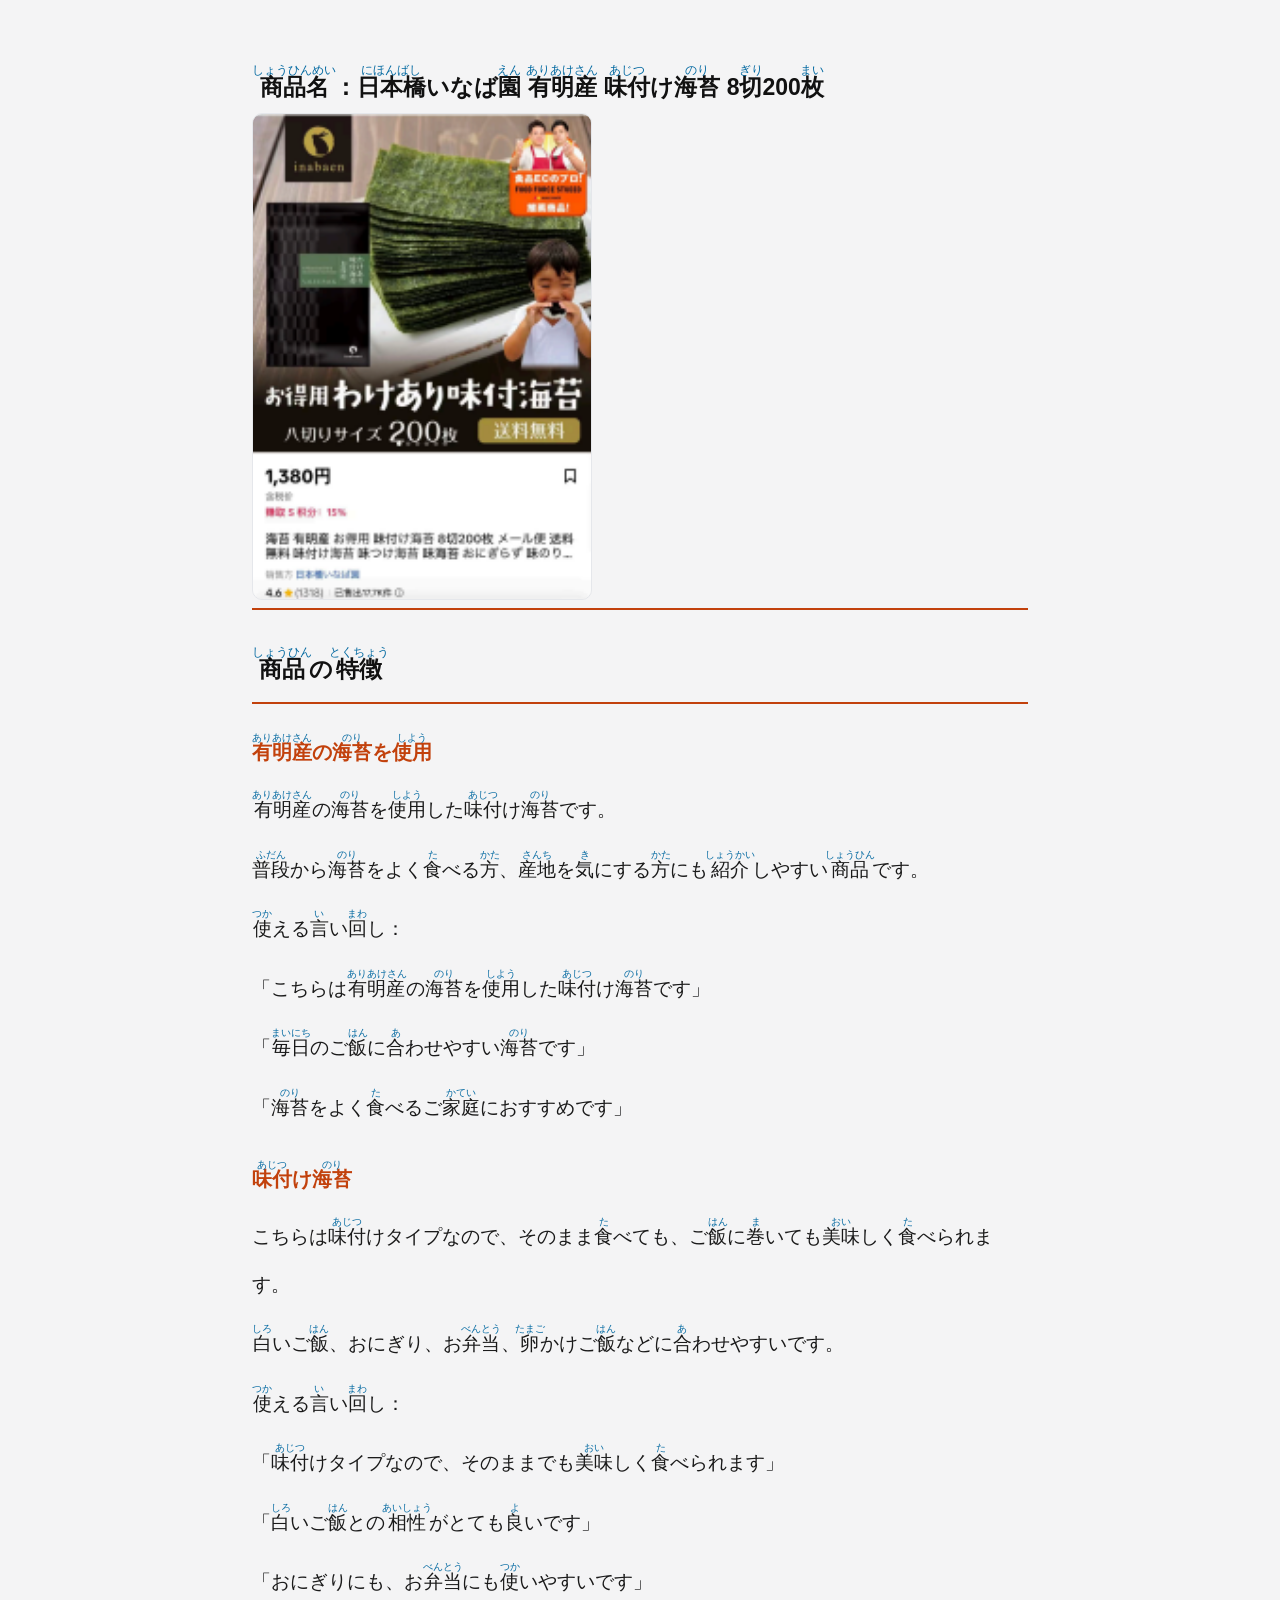
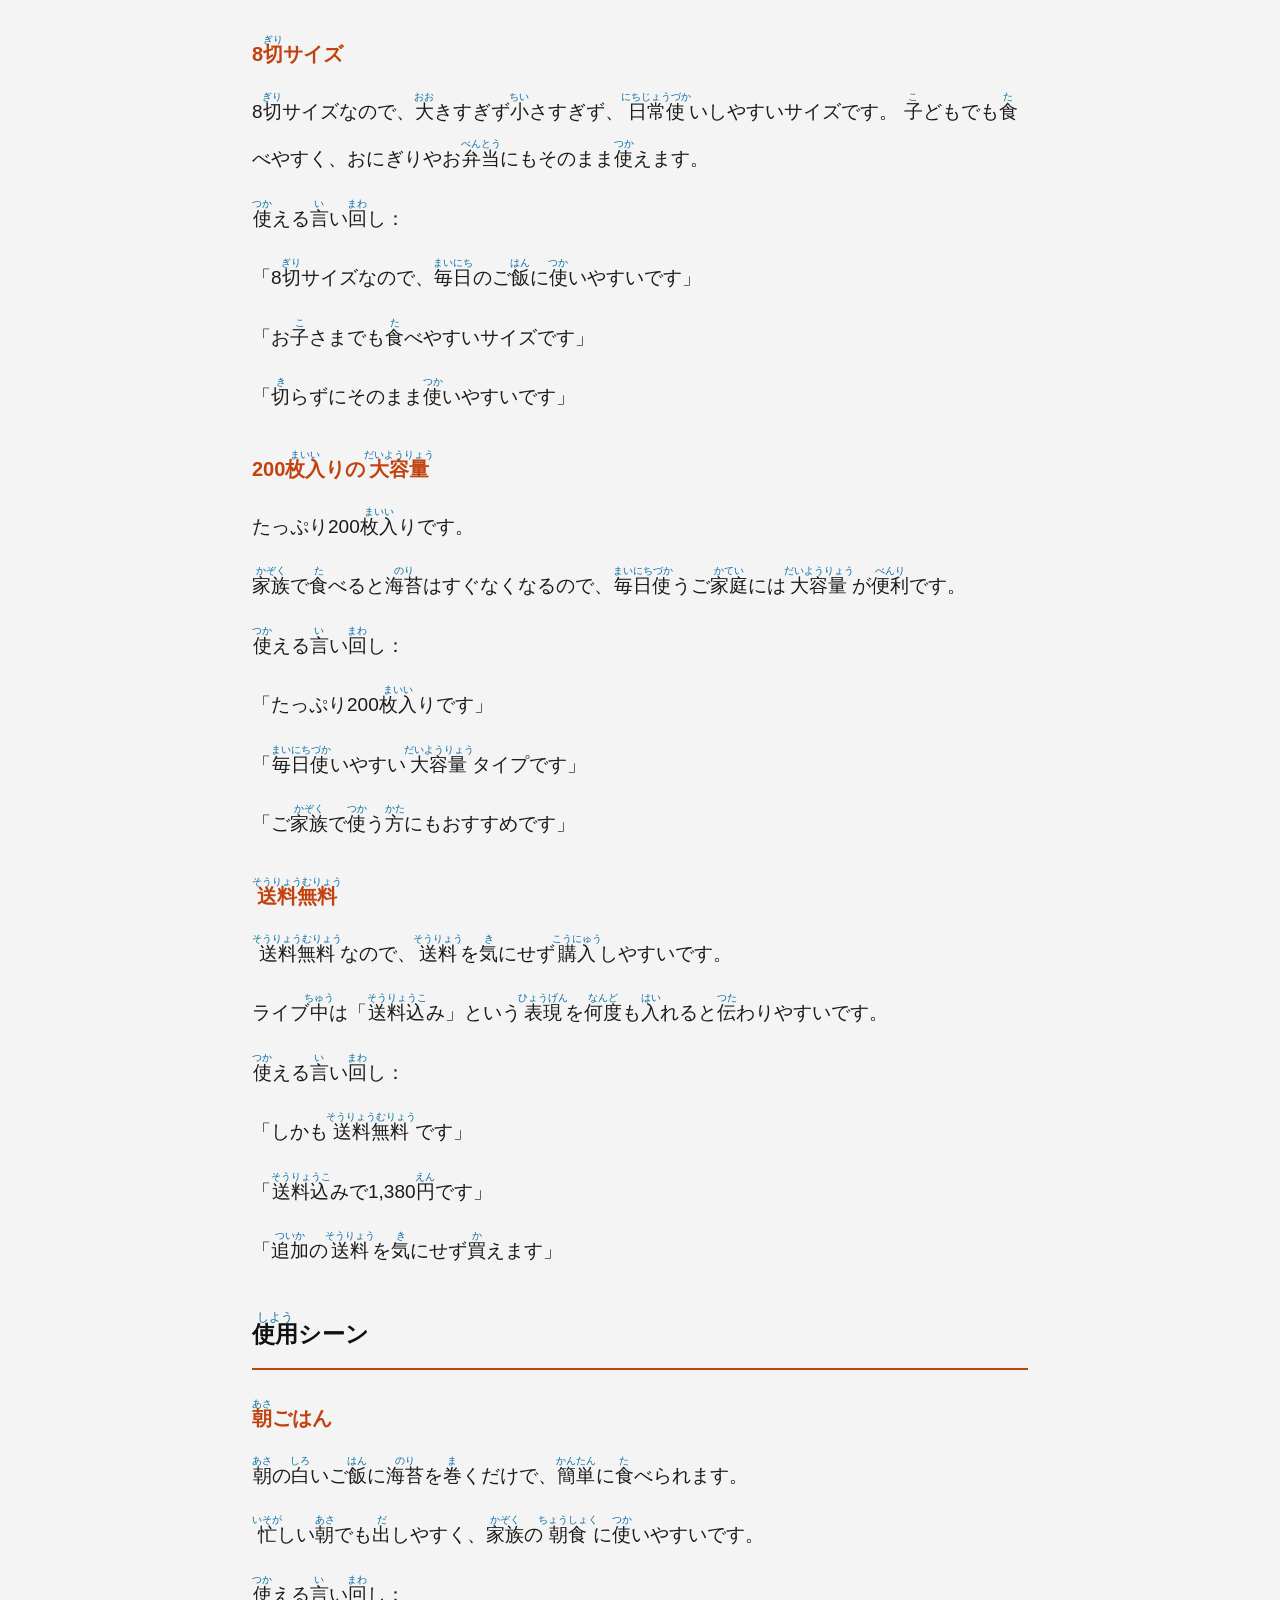
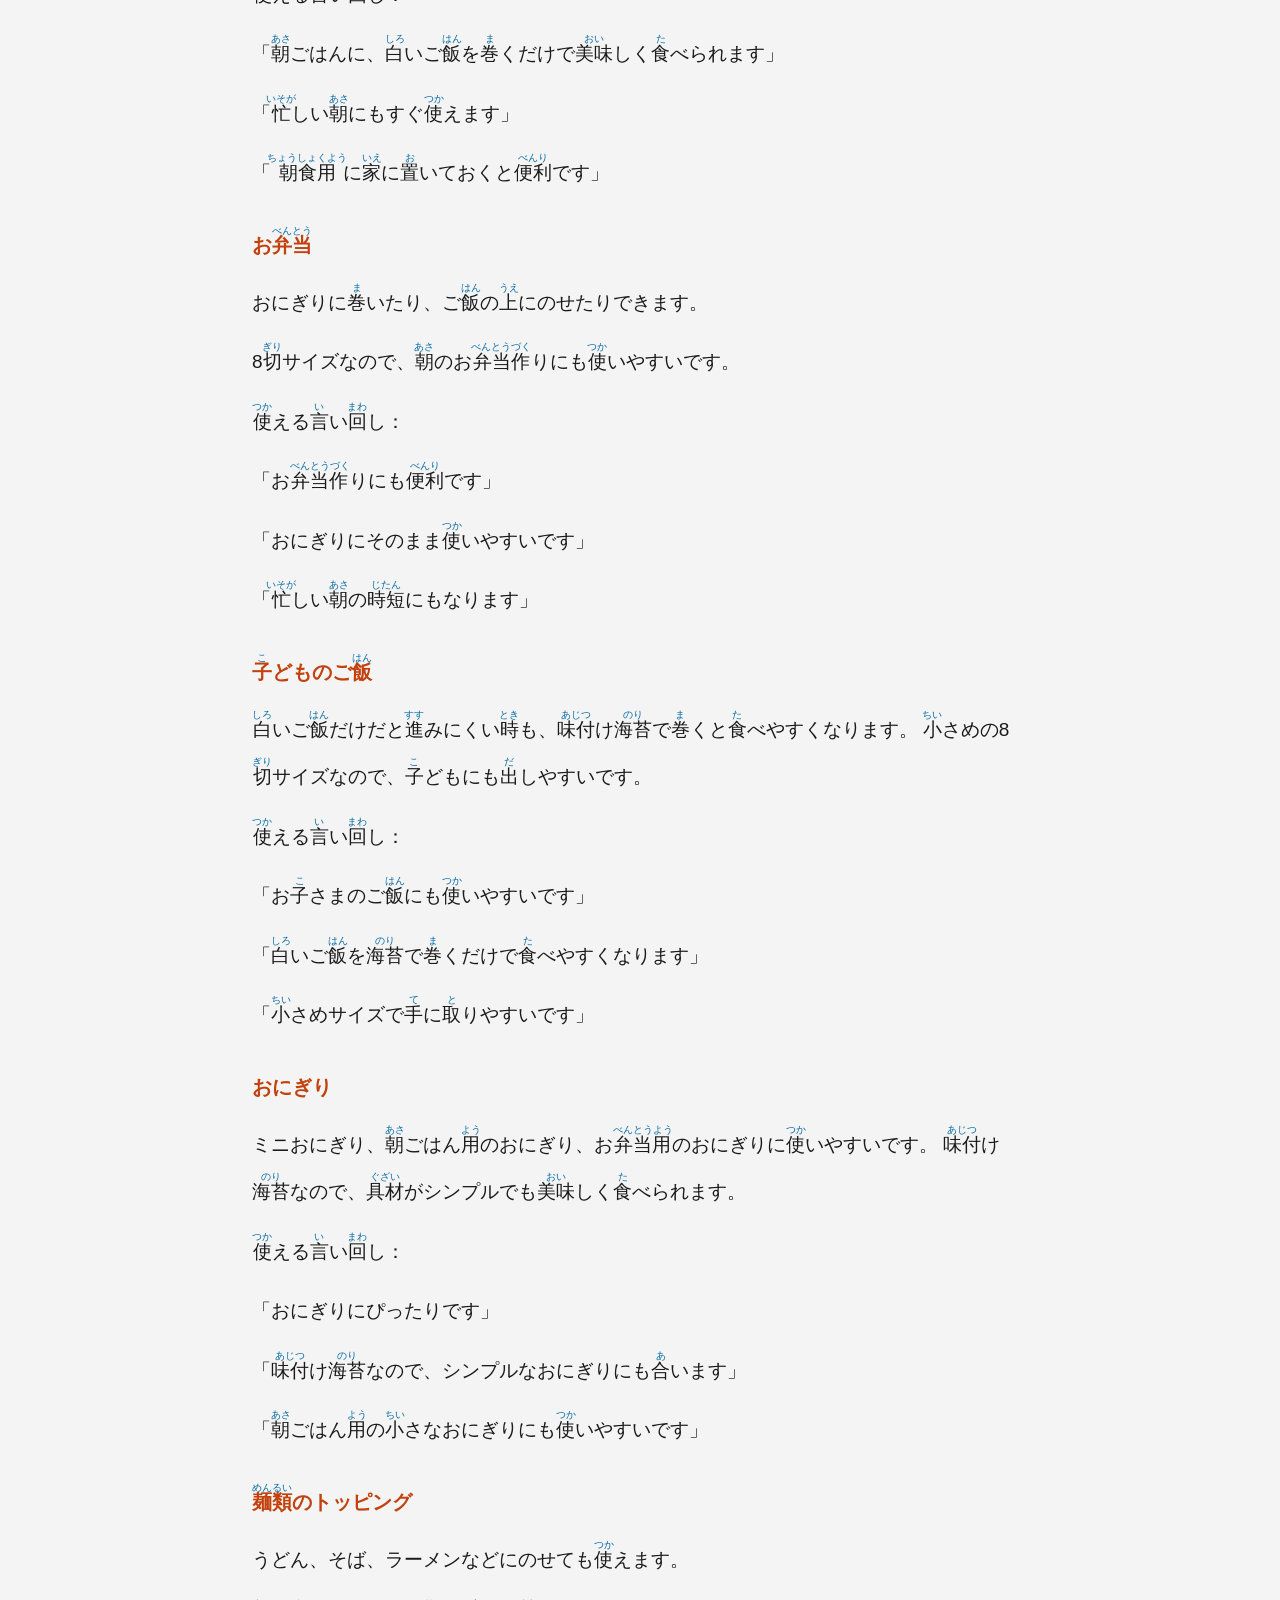
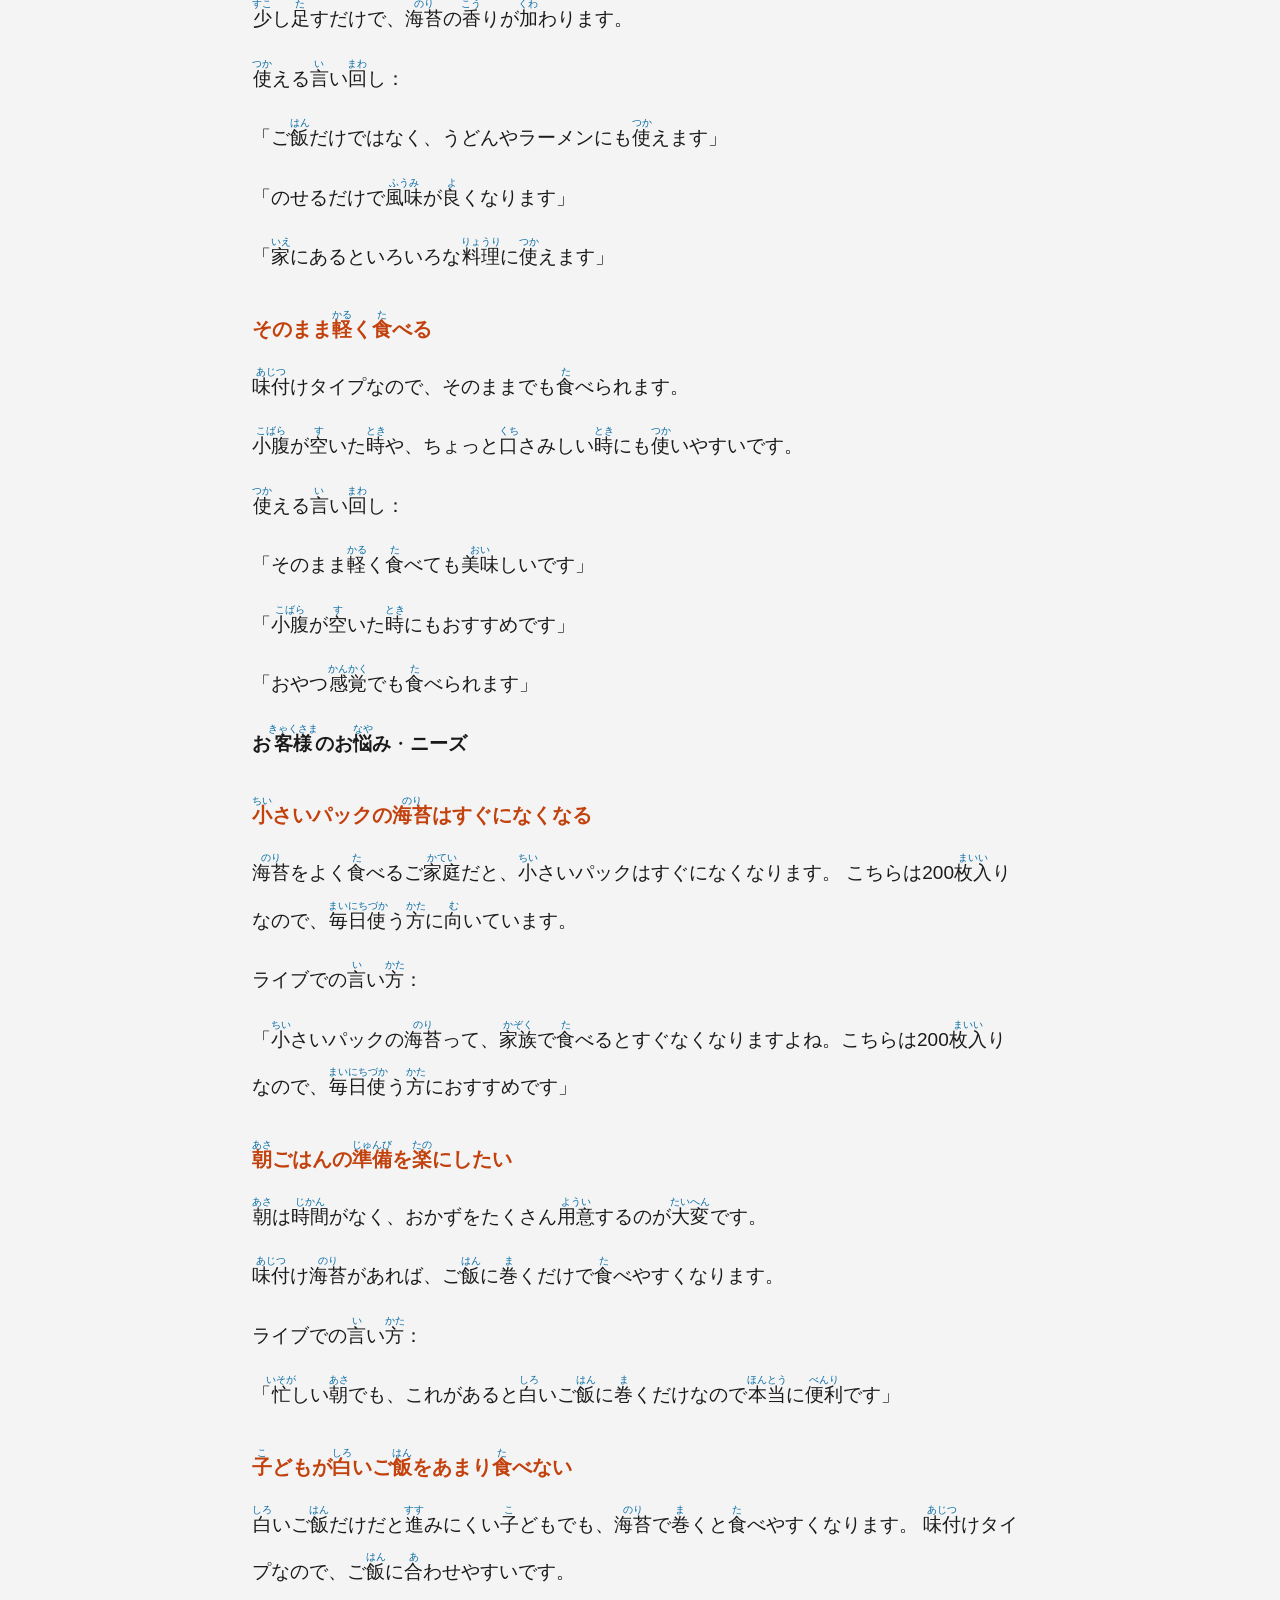
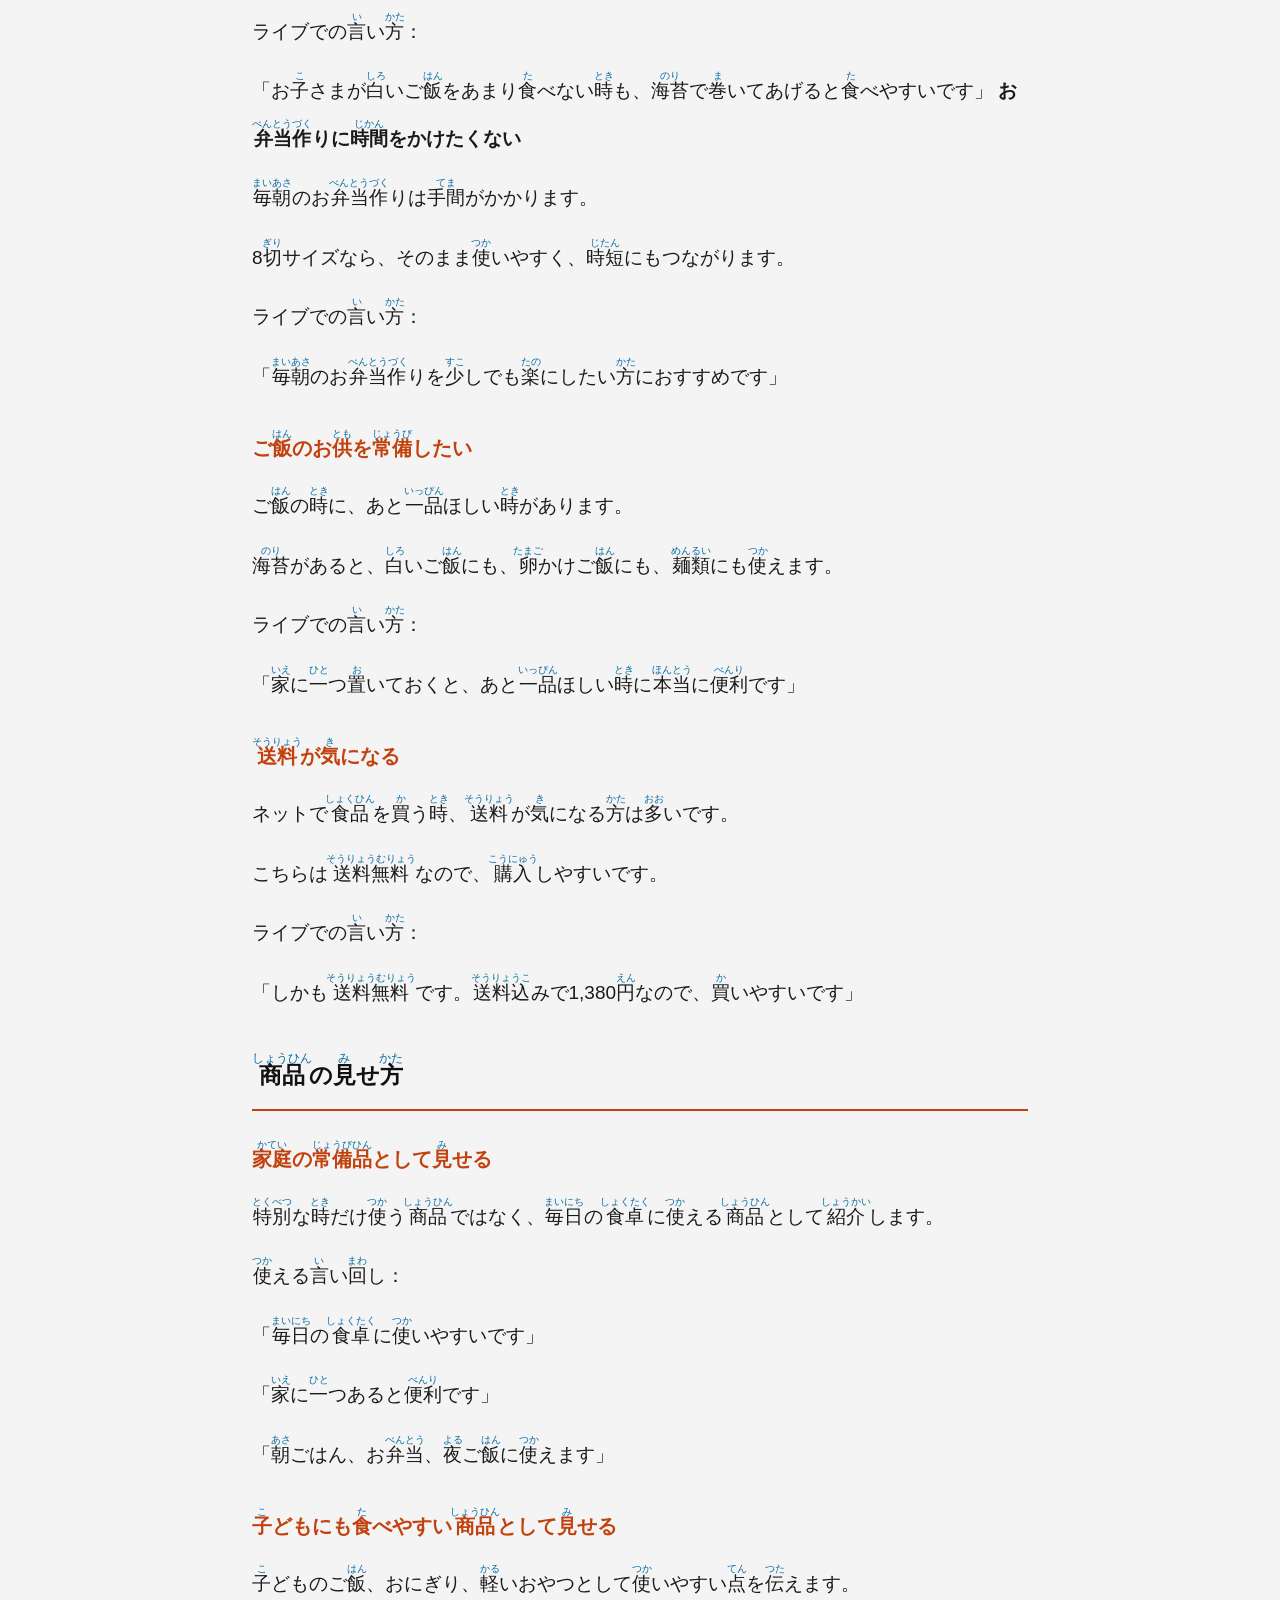
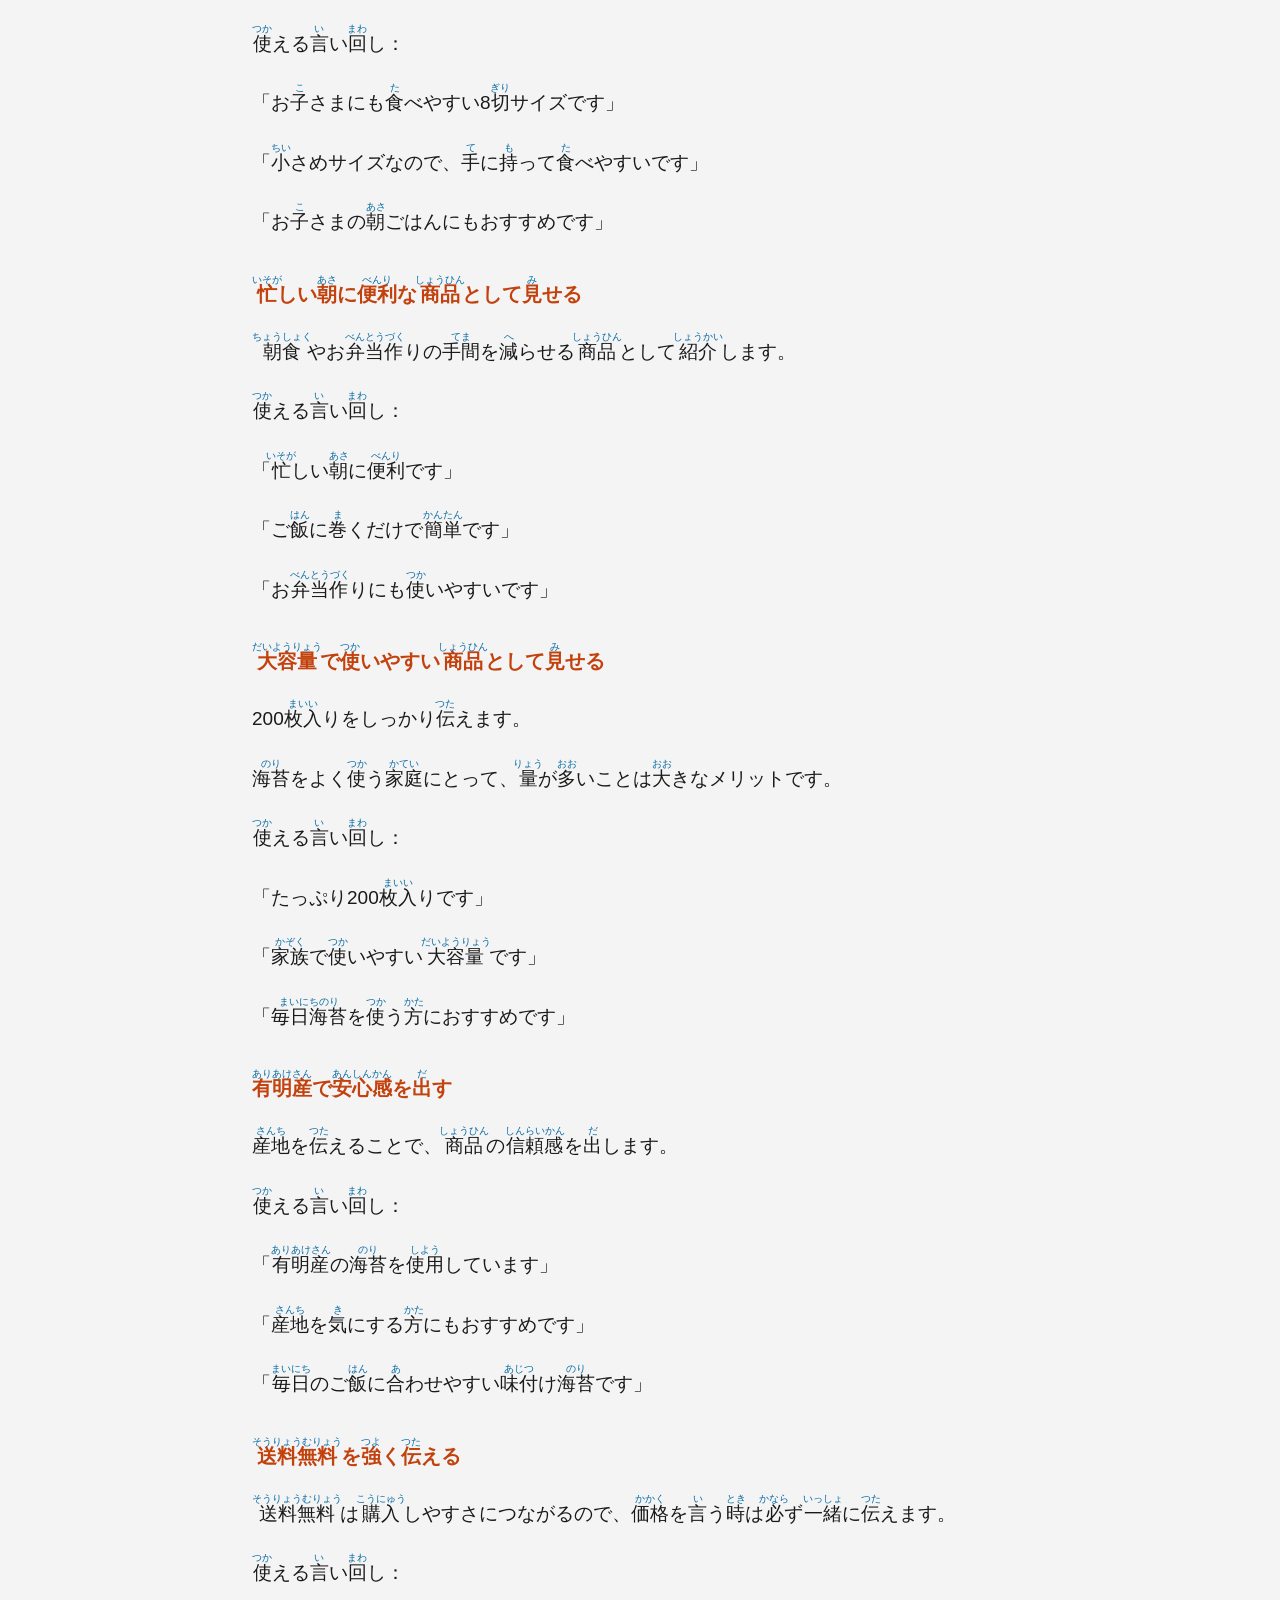
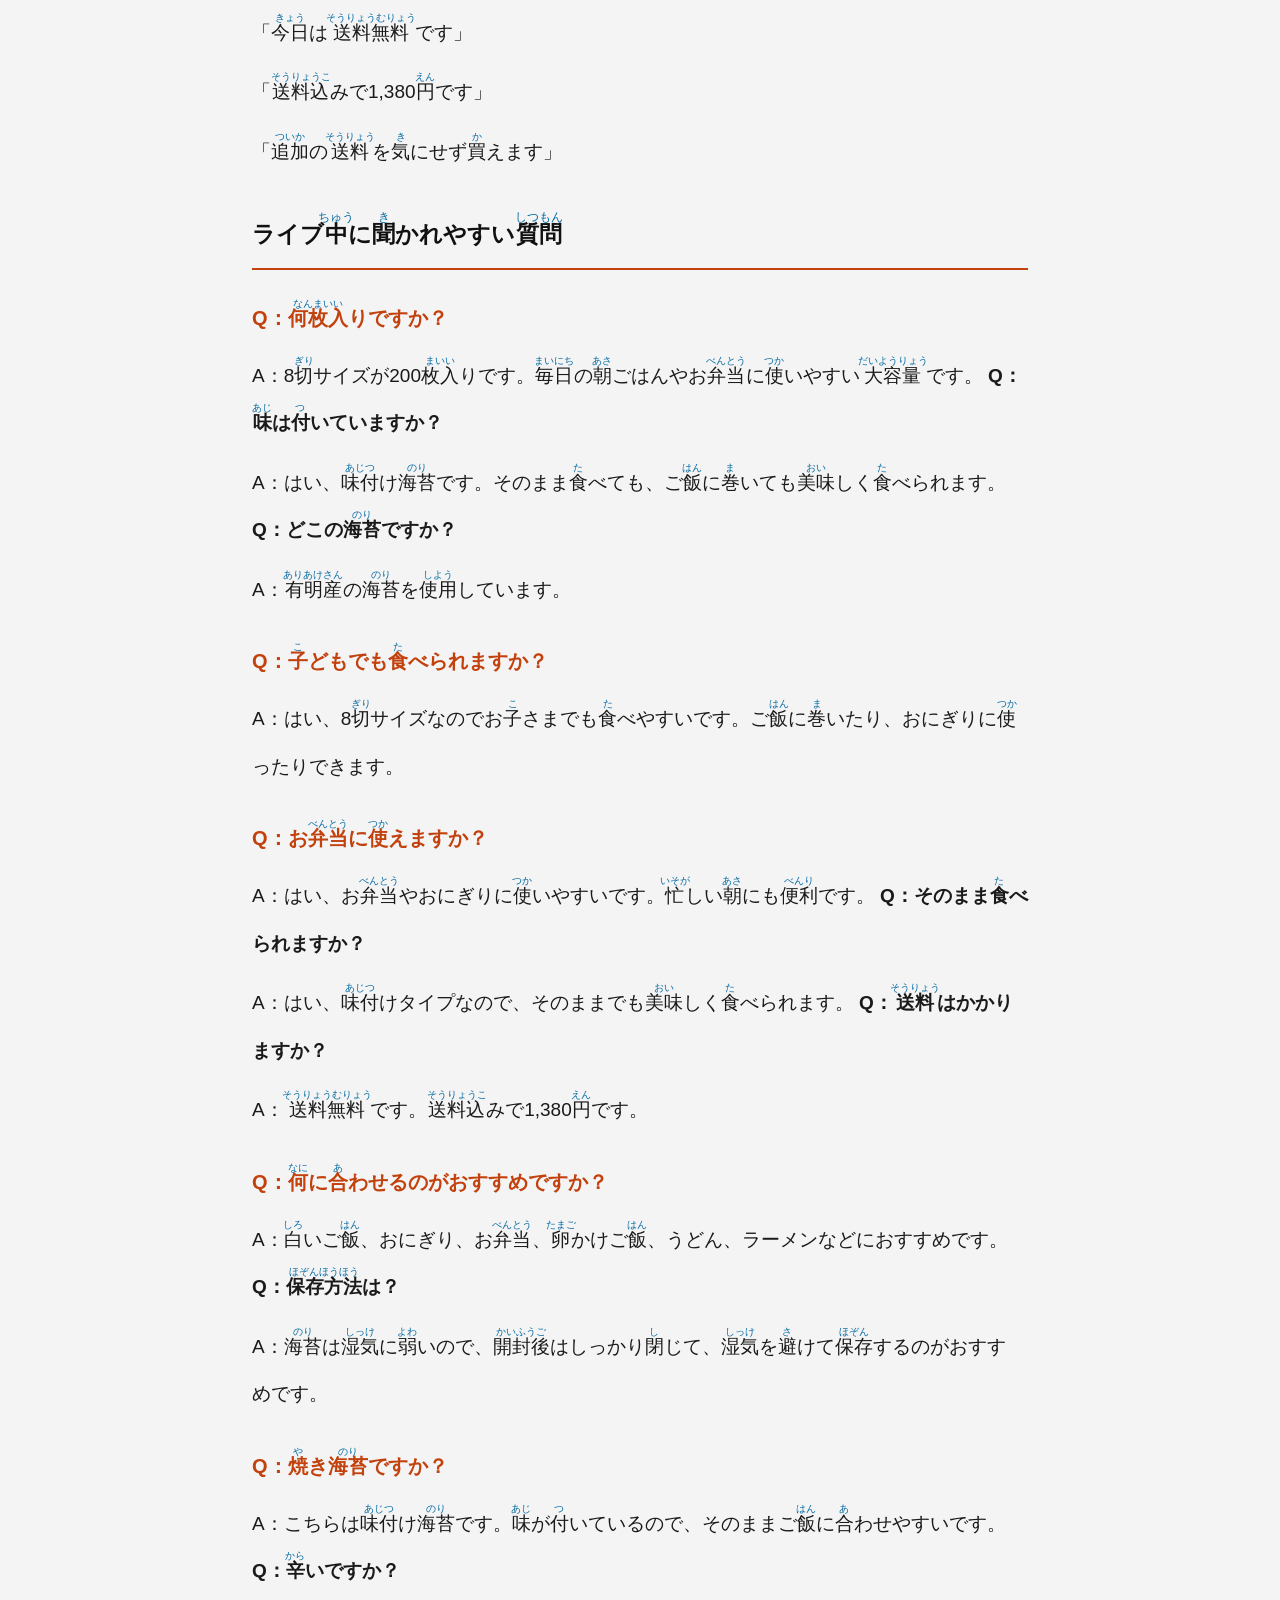
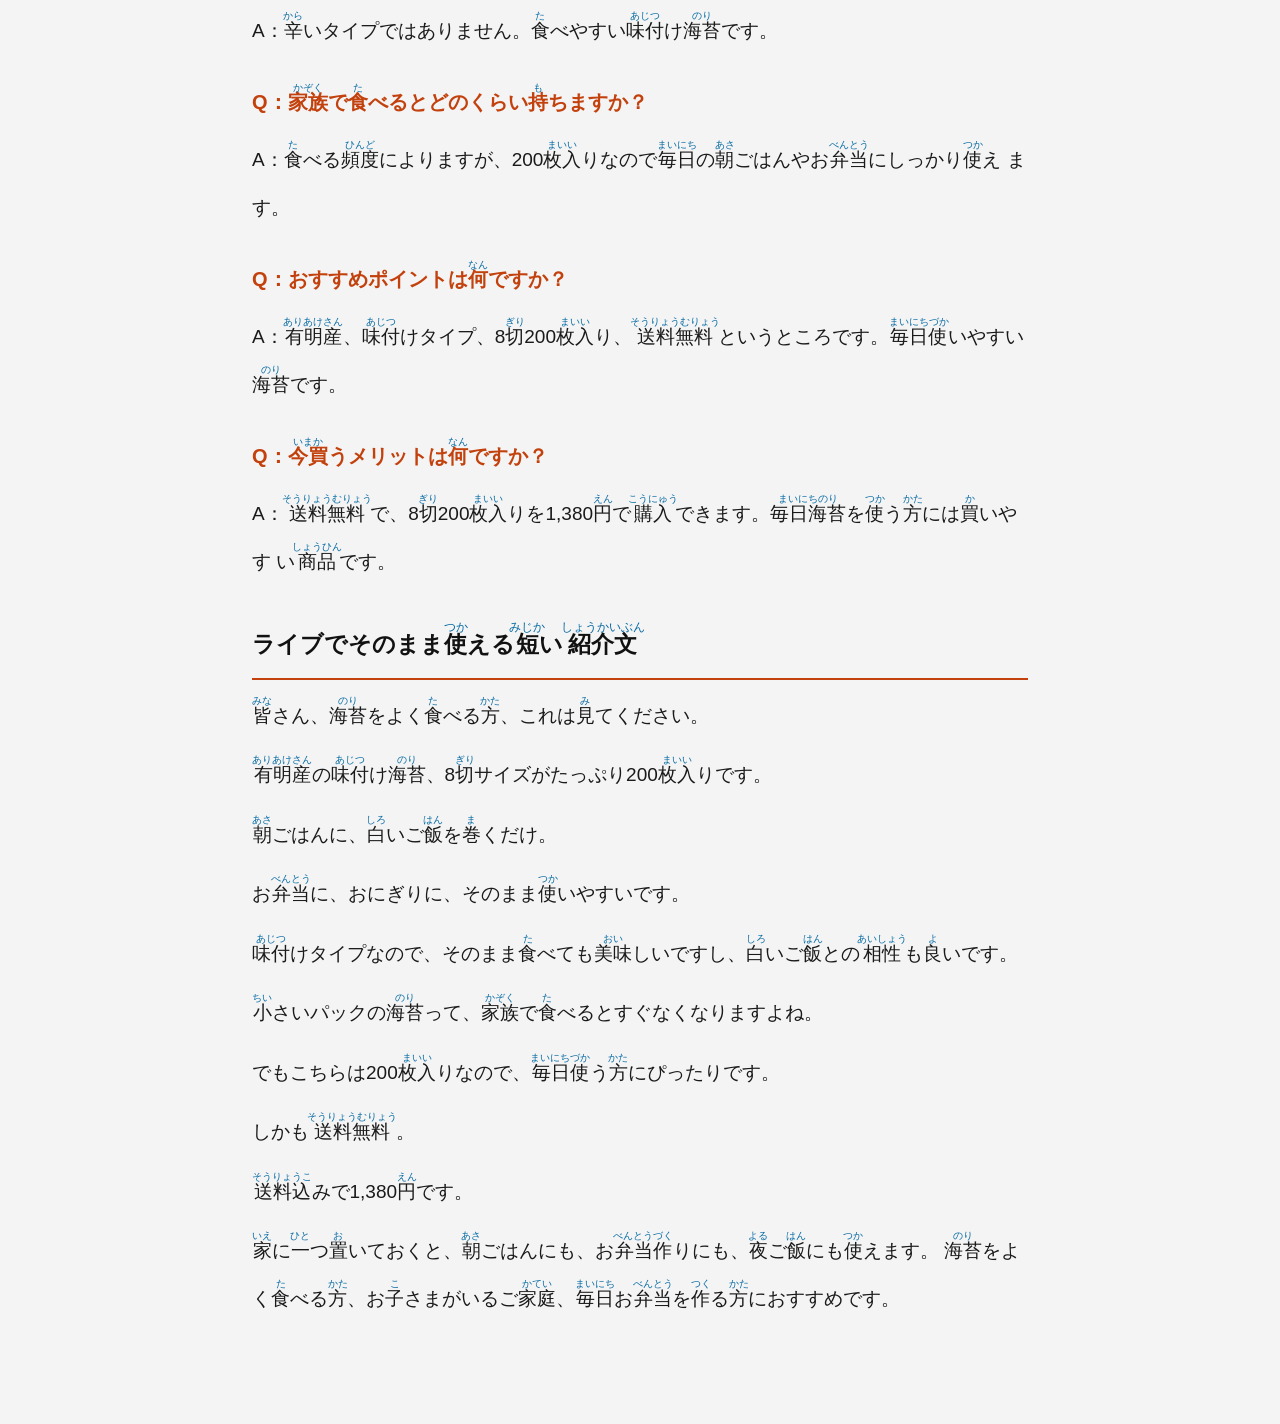
<file: archive/html-original/味付け海苔 8切200枚（ふりがな）.html>
<!DOCTYPE html><html lang="ja"><head><meta charset="utf-8"><meta name="viewport" content="width=device-width,initial-scale=1"><title>味付け海苔 8切200枚（ふりがな）</title><style>
:root{--fg:#1a1a1a;--muted:#6b7280;--accent:#c2410c;--rt:#0369a1;--line:#e5e7eb;--bg:#ffffff;--card:#fafaf9}
*{box-sizing:border-box}
body{margin:0;background:#f4f4f5;color:var(--fg);
 font-family:"Hiragino Kaku Gothic ProN","Yu Gothic","Meiryo","Noto Sans CJK JP","Noto Sans SC","Microsoft YaHei",sans-serif;
 line-height:2.5;-webkit-text-size-adjust:100%}
.wrap{max-width:820px;margin:0 auto;padding:28px 22px 90px}
.topbar{background:var(--card);border:1px solid var(--line);border-radius:14px;padding:16px 18px;margin-bottom:26px}
.topbar .t{font-size:15px;color:var(--muted);margin:0}
.topbar .t b{color:var(--accent)}
h1{font-size:26px;line-height:2.1;margin:6px 0 2px}
h2{font-size:23px;line-height:2.2;margin:34px 0 10px;padding-bottom:8px;border-bottom:2px solid var(--accent);color:#111}
h3{font-size:20px;line-height:2.2;margin:26px 0 8px;color:var(--accent)}
p{font-size:19px;margin:12px 0}
p.lead{font-weight:700;font-size:20px;margin:20px 0 8px}
p.sp{line-height:1.2;margin:6px 0}
p.imgblock{margin:16px 0}
strong{font-weight:700}
ruby{ruby-align:center}
rt{font-size:.5em;color:var(--rt);font-weight:400;line-height:1.1;letter-spacing:0}
img{max-width:340px;width:60%;height:auto;border-radius:10px;border:1px solid var(--line);display:block}
.note{background:#fff7ed;border:1px dashed #fdba74;border-radius:10px;padding:6px 12px;color:#9a3412;font-size:15px;display:inline-block}
@media(max-width:600px){.wrap{padding:16px 14px 70px}h1{font-size:22px}h2{font-size:20px}h3{font-size:18px}p{font-size:18px}img{width:82%}}
</style></head><body><div class="wrap"><h2><ruby>商品名<rt>しょうひんめい</rt></ruby>：<ruby>日本橋<rt>にほんばし</rt></ruby>いなば<ruby>園<rt>えん</rt></ruby> <ruby>有明産<rt>ありあけさん</rt></ruby> <ruby>味付<rt>あじつ</rt></ruby>け<ruby>海苔<rt>のり</rt></ruby> 8<ruby>切<rt>ぎり</rt></ruby>200<ruby>枚<rt>まい</rt></ruby> <img alt="" src="[data-uri]"></h2>
<h2><ruby>商品<rt>しょうひん</rt></ruby>の<ruby>特徴<rt>とくちょう</rt></ruby> </h2>
<h3><ruby>有明産<rt>ありあけさん</rt></ruby>の<ruby>海苔<rt>のり</rt></ruby>を<ruby>使用<rt>しよう</rt></ruby> </h3>
<p><ruby>有明産<rt>ありあけさん</rt></ruby>の<ruby>海苔<rt>のり</rt></ruby>を<ruby>使用<rt>しよう</rt></ruby>した<ruby>味付<rt>あじつ</rt></ruby>け<ruby>海苔<rt>のり</rt></ruby>です。 </p>
<p><ruby>普段<rt>ふだん</rt></ruby>から<ruby>海苔<rt>のり</rt></ruby>をよく<ruby>食<rt>た</rt></ruby>べる<ruby>方<rt>かた</rt></ruby>、<ruby>産地<rt>さんち</rt></ruby>を<ruby>気<rt>き</rt></ruby>にする<ruby>方<rt>かた</rt></ruby>にも<ruby>紹介<rt>しょうかい</rt></ruby>しやすい<ruby>商品<rt>しょうひん</rt></ruby>です。 </p>
<p><ruby>使<rt>つか</rt></ruby>える<ruby>言<rt>い</rt></ruby>い<ruby>回<rt>まわ</rt></ruby>し： </p>
<p>「こちらは<ruby>有明産<rt>ありあけさん</rt></ruby>の<ruby>海苔<rt>のり</rt></ruby>を<ruby>使用<rt>しよう</rt></ruby>した<ruby>味付<rt>あじつ</rt></ruby>け<ruby>海苔<rt>のり</rt></ruby>です」 </p>
<p>「<ruby>毎日<rt>まいにち</rt></ruby>のご<ruby>飯<rt>はん</rt></ruby>に<ruby>合<rt>あ</rt></ruby>わせやすい<ruby>海苔<rt>のり</rt></ruby>です」 </p>
<p>「<ruby>海苔<rt>のり</rt></ruby>をよく<ruby>食<rt>た</rt></ruby>べるご<ruby>家庭<rt>かてい</rt></ruby>におすすめです」 </p>
<h3><ruby>味付<rt>あじつ</rt></ruby>け<ruby>海苔<rt>のり</rt></ruby> </h3>
<p>こちらは<ruby>味付<rt>あじつ</rt></ruby>けタイプなので、そのまま<ruby>食<rt>た</rt></ruby>べても、ご<ruby>飯<rt>はん</rt></ruby>に<ruby>巻<rt>ま</rt></ruby>いても<ruby>美味<rt>おい</rt></ruby>しく<ruby>食<rt>た</rt></ruby>べられま す。 </p>
<p><ruby>白<rt>しろ</rt></ruby>いご<ruby>飯<rt>はん</rt></ruby>、おにぎり、お<ruby>弁当<rt>べんとう</rt></ruby>、<ruby>卵<rt>たまご</rt></ruby>かけご<ruby>飯<rt>はん</rt></ruby>などに<ruby>合<rt>あ</rt></ruby>わせやすいです。 </p>
<p><ruby>使<rt>つか</rt></ruby>える<ruby>言<rt>い</rt></ruby>い<ruby>回<rt>まわ</rt></ruby>し： </p>
<p>「<ruby>味付<rt>あじつ</rt></ruby>けタイプなので、そのままでも<ruby>美味<rt>おい</rt></ruby>しく<ruby>食<rt>た</rt></ruby>べられます」 </p>
<p>「<ruby>白<rt>しろ</rt></ruby>いご<ruby>飯<rt>はん</rt></ruby>との<ruby>相性<rt>あいしょう</rt></ruby>がとても<ruby>良<rt>よ</rt></ruby>いです」 </p>
<p>「おにぎりにも、お<ruby>弁当<rt>べんとう</rt></ruby>にも<ruby>使<rt>つか</rt></ruby>いやすいです」</p>
<h3>8<ruby>切<rt>ぎり</rt></ruby>サイズ </h3>
<p>8<ruby>切<rt>ぎり</rt></ruby>サイズなので、<ruby>大<rt>おお</rt></ruby>きすぎず<ruby>小<rt>ちい</rt></ruby>さすぎず、<ruby>日常使<rt>にちじょうづか</rt></ruby>いしやすいサイズです。 <ruby>子<rt>こ</rt></ruby>どもでも<ruby>食<rt>た</rt></ruby>べやすく、おにぎりやお<ruby>弁当<rt>べんとう</rt></ruby>にもそのまま<ruby>使<rt>つか</rt></ruby>えます。 </p>
<p><ruby>使<rt>つか</rt></ruby>える<ruby>言<rt>い</rt></ruby>い<ruby>回<rt>まわ</rt></ruby>し： </p>
<p>「8<ruby>切<rt>ぎり</rt></ruby>サイズなので、<ruby>毎日<rt>まいにち</rt></ruby>のご<ruby>飯<rt>はん</rt></ruby>に<ruby>使<rt>つか</rt></ruby>いやすいです」 </p>
<p>「お<ruby>子<rt>こ</rt></ruby>さまでも<ruby>食<rt>た</rt></ruby>べやすいサイズです」 </p>
<p>「<ruby>切<rt>き</rt></ruby>らずにそのまま<ruby>使<rt>つか</rt></ruby>いやすいです」 </p>
<h3>200<ruby>枚入<rt>まいい</rt></ruby>りの<ruby>大容量<rt>だいようりょう</rt></ruby> </h3>
<p>たっぷり200<ruby>枚入<rt>まいい</rt></ruby>りです。 </p>
<p><ruby>家族<rt>かぞく</rt></ruby>で<ruby>食<rt>た</rt></ruby>べると<ruby>海苔<rt>のり</rt></ruby>はすぐなくなるので、<ruby>毎日使<rt>まいにちづか</rt></ruby>うご<ruby>家庭<rt>かてい</rt></ruby>には<ruby>大容量<rt>だいようりょう</rt></ruby>が<ruby>便利<rt>べんり</rt></ruby>です。 </p>
<p><ruby>使<rt>つか</rt></ruby>える<ruby>言<rt>い</rt></ruby>い<ruby>回<rt>まわ</rt></ruby>し： </p>
<p>「たっぷり200<ruby>枚入<rt>まいい</rt></ruby>りです」 </p>
<p>「<ruby>毎日使<rt>まいにちづか</rt></ruby>いやすい<ruby>大容量<rt>だいようりょう</rt></ruby>タイプです」 </p>
<p>「ご<ruby>家族<rt>かぞく</rt></ruby>で<ruby>使<rt>つか</rt></ruby>う<ruby>方<rt>かた</rt></ruby>にもおすすめです」 </p>
<h3><ruby>送料無料<rt>そうりょうむりょう</rt></ruby> </h3>
<p><ruby>送料無料<rt>そうりょうむりょう</rt></ruby>なので、<ruby>送料<rt>そうりょう</rt></ruby>を<ruby>気<rt>き</rt></ruby>にせず<ruby>購入<rt>こうにゅう</rt></ruby>しやすいです。 </p>
<p>ライブ<ruby>中<rt>ちゅう</rt></ruby>は「<ruby>送料込<rt>そうりょうこ</rt></ruby>み」という<ruby>表現<rt>ひょうげん</rt></ruby>を<ruby>何度<rt>なんど</rt></ruby>も<ruby>入<rt>はい</rt></ruby>れると<ruby>伝<rt>つた</rt></ruby>わりやすいです。 </p>
<p><ruby>使<rt>つか</rt></ruby>える<ruby>言<rt>い</rt></ruby>い<ruby>回<rt>まわ</rt></ruby>し： </p>
<p>「しかも<ruby>送料無料<rt>そうりょうむりょう</rt></ruby>です」 </p>
<p>「<ruby>送料込<rt>そうりょうこ</rt></ruby>みで1,380<ruby>円<rt>えん</rt></ruby>です」 </p>
<p>「<ruby>追加<rt>ついか</rt></ruby>の<ruby>送料<rt>そうりょう</rt></ruby>を<ruby>気<rt>き</rt></ruby>にせず<ruby>買<rt>か</rt></ruby>えます」 </p>
<h2><ruby>使用<rt>しよう</rt></ruby>シーン </h2>
<h3><ruby>朝<rt>あさ</rt></ruby>ごはん </h3>
<p><ruby>朝<rt>あさ</rt></ruby>の<ruby>白<rt>しろ</rt></ruby>いご<ruby>飯<rt>はん</rt></ruby>に<ruby>海苔<rt>のり</rt></ruby>を<ruby>巻<rt>ま</rt></ruby>くだけで、<ruby>簡単<rt>かんたん</rt></ruby>に<ruby>食<rt>た</rt></ruby>べられます。 </p>
<p><ruby>忙<rt>いそが</rt></ruby>しい<ruby>朝<rt>あさ</rt></ruby>でも<ruby>出<rt>だ</rt></ruby>しやすく、<ruby>家族<rt>かぞく</rt></ruby>の<ruby>朝食<rt>ちょうしょく</rt></ruby>に<ruby>使<rt>つか</rt></ruby>いやすいです。 </p>
<p><ruby>使<rt>つか</rt></ruby>える<ruby>言<rt>い</rt></ruby>い<ruby>回<rt>まわ</rt></ruby>し： </p>
<p>「<ruby>朝<rt>あさ</rt></ruby>ごはんに、<ruby>白<rt>しろ</rt></ruby>いご<ruby>飯<rt>はん</rt></ruby>を<ruby>巻<rt>ま</rt></ruby>くだけで<ruby>美味<rt>おい</rt></ruby>しく<ruby>食<rt>た</rt></ruby>べられます」 </p>
<p>「<ruby>忙<rt>いそが</rt></ruby>しい<ruby>朝<rt>あさ</rt></ruby>にもすぐ<ruby>使<rt>つか</rt></ruby>えます」 </p>
<p>「<ruby>朝食用<rt>ちょうしょくよう</rt></ruby>に<ruby>家<rt>いえ</rt></ruby>に<ruby>置<rt>お</rt></ruby>いておくと<ruby>便利<rt>べんり</rt></ruby>です」</p>
<h3>お<ruby>弁当<rt>べんとう</rt></ruby> </h3>
<p>おにぎりに<ruby>巻<rt>ま</rt></ruby>いたり、ご<ruby>飯<rt>はん</rt></ruby>の<ruby>上<rt>うえ</rt></ruby>にのせたりできます。 </p>
<p>8<ruby>切<rt>ぎり</rt></ruby>サイズなので、<ruby>朝<rt>あさ</rt></ruby>のお<ruby>弁当作<rt>べんとうづく</rt></ruby>りにも<ruby>使<rt>つか</rt></ruby>いやすいです。 </p>
<p><ruby>使<rt>つか</rt></ruby>える<ruby>言<rt>い</rt></ruby>い<ruby>回<rt>まわ</rt></ruby>し： </p>
<p>「お<ruby>弁当作<rt>べんとうづく</rt></ruby>りにも<ruby>便利<rt>べんり</rt></ruby>です」 </p>
<p>「おにぎりにそのまま<ruby>使<rt>つか</rt></ruby>いやすいです」 </p>
<p>「<ruby>忙<rt>いそが</rt></ruby>しい<ruby>朝<rt>あさ</rt></ruby>の<ruby>時短<rt>じたん</rt></ruby>にもなります」 </p>
<h3><ruby>子<rt>こ</rt></ruby>どものご<ruby>飯<rt>はん</rt></ruby> </h3>
<p><ruby>白<rt>しろ</rt></ruby>いご<ruby>飯<rt>はん</rt></ruby>だけだと<ruby>進<rt>すす</rt></ruby>みにくい<ruby>時<rt>とき</rt></ruby>も、<ruby>味付<rt>あじつ</rt></ruby>け<ruby>海苔<rt>のり</rt></ruby>で<ruby>巻<rt>ま</rt></ruby>くと<ruby>食<rt>た</rt></ruby>べやすくなります。 <ruby>小<rt>ちい</rt></ruby>さめの8<ruby>切<rt>ぎり</rt></ruby>サイズなので、<ruby>子<rt>こ</rt></ruby>どもにも<ruby>出<rt>だ</rt></ruby>しやすいです。 </p>
<p><ruby>使<rt>つか</rt></ruby>える<ruby>言<rt>い</rt></ruby>い<ruby>回<rt>まわ</rt></ruby>し： </p>
<p>「お<ruby>子<rt>こ</rt></ruby>さまのご<ruby>飯<rt>はん</rt></ruby>にも<ruby>使<rt>つか</rt></ruby>いやすいです」 </p>
<p>「<ruby>白<rt>しろ</rt></ruby>いご<ruby>飯<rt>はん</rt></ruby>を<ruby>海苔<rt>のり</rt></ruby>で<ruby>巻<rt>ま</rt></ruby>くだけで<ruby>食<rt>た</rt></ruby>べやすくなります」 </p>
<p>「<ruby>小<rt>ちい</rt></ruby>さめサイズで<ruby>手<rt>て</rt></ruby>に<ruby>取<rt>と</rt></ruby>りやすいです」 </p>
<h3>おにぎり </h3>
<p>ミニおにぎり、<ruby>朝<rt>あさ</rt></ruby>ごはん<ruby>用<rt>よう</rt></ruby>のおにぎり、お<ruby>弁当用<rt>べんとうよう</rt></ruby>のおにぎりに<ruby>使<rt>つか</rt></ruby>いやすいです。 <ruby>味付<rt>あじつ</rt></ruby>け<ruby>海苔<rt>のり</rt></ruby>なので、<ruby>具材<rt>ぐざい</rt></ruby>がシンプルでも<ruby>美味<rt>おい</rt></ruby>しく<ruby>食<rt>た</rt></ruby>べられます。 </p>
<p><ruby>使<rt>つか</rt></ruby>える<ruby>言<rt>い</rt></ruby>い<ruby>回<rt>まわ</rt></ruby>し： </p>
<p>「おにぎりにぴったりです」 </p>
<p>「<ruby>味付<rt>あじつ</rt></ruby>け<ruby>海苔<rt>のり</rt></ruby>なので、シンプルなおにぎりにも<ruby>合<rt>あ</rt></ruby>います」 </p>
<p>「<ruby>朝<rt>あさ</rt></ruby>ごはん<ruby>用<rt>よう</rt></ruby>の<ruby>小<rt>ちい</rt></ruby>さなおにぎりにも<ruby>使<rt>つか</rt></ruby>いやすいです」 </p>
<h3><ruby>麺類<rt>めんるい</rt></ruby>のトッピング </h3>
<p>うどん、そば、ラーメンなどにのせても<ruby>使<rt>つか</rt></ruby>えます。 </p>
<p><ruby>少<rt>すこ</rt></ruby>し<ruby>足<rt>た</rt></ruby>すだけで、<ruby>海苔<rt>のり</rt></ruby>の<ruby>香<rt>こう</rt></ruby>りが<ruby>加<rt>くわ</rt></ruby>わります。 </p>
<p><ruby>使<rt>つか</rt></ruby>える<ruby>言<rt>い</rt></ruby>い<ruby>回<rt>まわ</rt></ruby>し： </p>
<p>「ご<ruby>飯<rt>はん</rt></ruby>だけではなく、うどんやラーメンにも<ruby>使<rt>つか</rt></ruby>えます」 </p>
<p>「のせるだけで<ruby>風味<rt>ふうみ</rt></ruby>が<ruby>良<rt>よ</rt></ruby>くなります」 </p>
<p>「<ruby>家<rt>いえ</rt></ruby>にあるといろいろな<ruby>料理<rt>りょうり</rt></ruby>に<ruby>使<rt>つか</rt></ruby>えます」</p>
<h3>そのまま<ruby>軽<rt>かる</rt></ruby>く<ruby>食<rt>た</rt></ruby>べる </h3>
<p><ruby>味付<rt>あじつ</rt></ruby>けタイプなので、そのままでも<ruby>食<rt>た</rt></ruby>べられます。 </p>
<p><ruby>小腹<rt>こばら</rt></ruby>が<ruby>空<rt>す</rt></ruby>いた<ruby>時<rt>とき</rt></ruby>や、ちょっと<ruby>口<rt>くち</rt></ruby>さみしい<ruby>時<rt>とき</rt></ruby>にも<ruby>使<rt>つか</rt></ruby>いやすいです。 </p>
<p><ruby>使<rt>つか</rt></ruby>える<ruby>言<rt>い</rt></ruby>い<ruby>回<rt>まわ</rt></ruby>し： </p>
<p>「そのまま<ruby>軽<rt>かる</rt></ruby>く<ruby>食<rt>た</rt></ruby>べても<ruby>美味<rt>おい</rt></ruby>しいです」 </p>
<p>「<ruby>小腹<rt>こばら</rt></ruby>が<ruby>空<rt>す</rt></ruby>いた<ruby>時<rt>とき</rt></ruby>にもおすすめです」 </p>
<p>「おやつ<ruby>感覚<rt>かんかく</rt></ruby>でも<ruby>食<rt>た</rt></ruby>べられます」 </p>
<p><strong>お<ruby>客様<rt>きゃくさま</rt></ruby>のお<ruby>悩<rt>なや</rt></ruby>み</strong>・<strong>ニーズ </strong></p>
<h3><ruby>小<rt>ちい</rt></ruby>さいパックの<ruby>海苔<rt>のり</rt></ruby>はすぐになくなる </h3>
<p><ruby>海苔<rt>のり</rt></ruby>をよく<ruby>食<rt>た</rt></ruby>べるご<ruby>家庭<rt>かてい</rt></ruby>だと、<ruby>小<rt>ちい</rt></ruby>さいパックはすぐになくなります。 こちらは200<ruby>枚入<rt>まいい</rt></ruby>りなので、<ruby>毎日使<rt>まいにちづか</rt></ruby>う<ruby>方<rt>かた</rt></ruby>に<ruby>向<rt>む</rt></ruby>いています。 </p>
<p>ライブでの<ruby>言<rt>い</rt></ruby>い<ruby>方<rt>かた</rt></ruby>： </p>
<p>「<ruby>小<rt>ちい</rt></ruby>さいパックの<ruby>海苔<rt>のり</rt></ruby>って、<ruby>家族<rt>かぞく</rt></ruby>で<ruby>食<rt>た</rt></ruby>べるとすぐなくなりますよね。こちらは200<ruby>枚入<rt>まいい</rt></ruby>り なので、<ruby>毎日使<rt>まいにちづか</rt></ruby>う<ruby>方<rt>かた</rt></ruby>におすすめです」 </p>
<h3><ruby>朝<rt>あさ</rt></ruby>ごはんの<ruby>準備<rt>じゅんび</rt></ruby>を<ruby>楽<rt>たの</rt></ruby>にしたい </h3>
<p><ruby>朝<rt>あさ</rt></ruby>は<ruby>時間<rt>じかん</rt></ruby>がなく、おかずをたくさん<ruby>用意<rt>ようい</rt></ruby>するのが<ruby>大変<rt>たいへん</rt></ruby>です。 </p>
<p><ruby>味付<rt>あじつ</rt></ruby>け<ruby>海苔<rt>のり</rt></ruby>があれば、ご<ruby>飯<rt>はん</rt></ruby>に<ruby>巻<rt>ま</rt></ruby>くだけで<ruby>食<rt>た</rt></ruby>べやすくなります。 </p>
<p>ライブでの<ruby>言<rt>い</rt></ruby>い<ruby>方<rt>かた</rt></ruby>： </p>
<p>「<ruby>忙<rt>いそが</rt></ruby>しい<ruby>朝<rt>あさ</rt></ruby>でも、これがあると<ruby>白<rt>しろ</rt></ruby>いご<ruby>飯<rt>はん</rt></ruby>に<ruby>巻<rt>ま</rt></ruby>くだけなので<ruby>本当<rt>ほんとう</rt></ruby>に<ruby>便利<rt>べんり</rt></ruby>です」 </p>
<h3><ruby>子<rt>こ</rt></ruby>どもが<ruby>白<rt>しろ</rt></ruby>いご<ruby>飯<rt>はん</rt></ruby>をあまり<ruby>食<rt>た</rt></ruby>べない </h3>
<p><ruby>白<rt>しろ</rt></ruby>いご<ruby>飯<rt>はん</rt></ruby>だけだと<ruby>進<rt>すす</rt></ruby>みにくい<ruby>子<rt>こ</rt></ruby>どもでも、<ruby>海苔<rt>のり</rt></ruby>で<ruby>巻<rt>ま</rt></ruby>くと<ruby>食<rt>た</rt></ruby>べやすくなります。 <ruby>味付<rt>あじつ</rt></ruby>けタイプなので、ご<ruby>飯<rt>はん</rt></ruby>に<ruby>合<rt>あ</rt></ruby>わせやすいです。 </p>
<p>ライブでの<ruby>言<rt>い</rt></ruby>い<ruby>方<rt>かた</rt></ruby>： </p>
<p>「お<ruby>子<rt>こ</rt></ruby>さまが<ruby>白<rt>しろ</rt></ruby>いご<ruby>飯<rt>はん</rt></ruby>をあまり<ruby>食<rt>た</rt></ruby>べない<ruby>時<rt>とき</rt></ruby>も、<ruby>海苔<rt>のり</rt></ruby>で<ruby>巻<rt>ま</rt></ruby>いてあげると<ruby>食<rt>た</rt></ruby>べやすいです」 <strong>お<ruby>弁当作<rt>べんとうづく</rt></ruby>りに<ruby>時間<rt>じかん</rt></ruby>をかけたくない</strong></p>
<p><ruby>毎朝<rt>まいあさ</rt></ruby>のお<ruby>弁当作<rt>べんとうづく</rt></ruby>りは<ruby>手間<rt>てま</rt></ruby>がかかります。 </p>
<p>8<ruby>切<rt>ぎり</rt></ruby>サイズなら、そのまま<ruby>使<rt>つか</rt></ruby>いやすく、<ruby>時短<rt>じたん</rt></ruby>にもつながります。 </p>
<p>ライブでの<ruby>言<rt>い</rt></ruby>い<ruby>方<rt>かた</rt></ruby>： </p>
<p>「<ruby>毎朝<rt>まいあさ</rt></ruby>のお<ruby>弁当作<rt>べんとうづく</rt></ruby>りを<ruby>少<rt>すこ</rt></ruby>しでも<ruby>楽<rt>たの</rt></ruby>にしたい<ruby>方<rt>かた</rt></ruby>におすすめです」 </p>
<h3>ご<ruby>飯<rt>はん</rt></ruby>のお<ruby>供<rt>とも</rt></ruby>を<ruby>常備<rt>じょうび</rt></ruby>したい </h3>
<p>ご<ruby>飯<rt>はん</rt></ruby>の<ruby>時<rt>とき</rt></ruby>に、あと<ruby>一品<rt>いっぴん</rt></ruby>ほしい<ruby>時<rt>とき</rt></ruby>があります。 </p>
<p><ruby>海苔<rt>のり</rt></ruby>があると、<ruby>白<rt>しろ</rt></ruby>いご<ruby>飯<rt>はん</rt></ruby>にも、<ruby>卵<rt>たまご</rt></ruby>かけご<ruby>飯<rt>はん</rt></ruby>にも、<ruby>麺類<rt>めんるい</rt></ruby>にも<ruby>使<rt>つか</rt></ruby>えます。 </p>
<p>ライブでの<ruby>言<rt>い</rt></ruby>い<ruby>方<rt>かた</rt></ruby>： </p>
<p>「<ruby>家<rt>いえ</rt></ruby>に<ruby>一<rt>ひと</rt></ruby>つ<ruby>置<rt>お</rt></ruby>いておくと、あと<ruby>一品<rt>いっぴん</rt></ruby>ほしい<ruby>時<rt>とき</rt></ruby>に<ruby>本当<rt>ほんとう</rt></ruby>に<ruby>便利<rt>べんり</rt></ruby>です」 </p>
<h3><ruby>送料<rt>そうりょう</rt></ruby>が<ruby>気<rt>き</rt></ruby>になる </h3>
<p>ネットで<ruby>食品<rt>しょくひん</rt></ruby>を<ruby>買<rt>か</rt></ruby>う<ruby>時<rt>とき</rt></ruby>、<ruby>送料<rt>そうりょう</rt></ruby>が<ruby>気<rt>き</rt></ruby>になる<ruby>方<rt>かた</rt></ruby>は<ruby>多<rt>おお</rt></ruby>いです。 </p>
<p>こちらは<ruby>送料無料<rt>そうりょうむりょう</rt></ruby>なので、<ruby>購入<rt>こうにゅう</rt></ruby>しやすいです。 </p>
<p>ライブでの<ruby>言<rt>い</rt></ruby>い<ruby>方<rt>かた</rt></ruby>： </p>
<p>「しかも<ruby>送料無料<rt>そうりょうむりょう</rt></ruby>です。<ruby>送料込<rt>そうりょうこ</rt></ruby>みで1,380<ruby>円<rt>えん</rt></ruby>なので、<ruby>買<rt>か</rt></ruby>いやすいです」 </p>
<h2><ruby>商品<rt>しょうひん</rt></ruby>の<ruby>見<rt>み</rt></ruby>せ<ruby>方<rt>かた</rt></ruby> </h2>
<h3><ruby>家庭<rt>かてい</rt></ruby>の<ruby>常備品<rt>じょうびひん</rt></ruby>として<ruby>見<rt>み</rt></ruby>せる </h3>
<p><ruby>特別<rt>とくべつ</rt></ruby>な<ruby>時<rt>とき</rt></ruby>だけ<ruby>使<rt>つか</rt></ruby>う<ruby>商品<rt>しょうひん</rt></ruby>ではなく、<ruby>毎日<rt>まいにち</rt></ruby>の<ruby>食卓<rt>しょくたく</rt></ruby>に<ruby>使<rt>つか</rt></ruby>える<ruby>商品<rt>しょうひん</rt></ruby>として<ruby>紹介<rt>しょうかい</rt></ruby>します。 </p>
<p><ruby>使<rt>つか</rt></ruby>える<ruby>言<rt>い</rt></ruby>い<ruby>回<rt>まわ</rt></ruby>し： </p>
<p>「<ruby>毎日<rt>まいにち</rt></ruby>の<ruby>食卓<rt>しょくたく</rt></ruby>に<ruby>使<rt>つか</rt></ruby>いやすいです」 </p>
<p>「<ruby>家<rt>いえ</rt></ruby>に<ruby>一<rt>ひと</rt></ruby>つあると<ruby>便利<rt>べんり</rt></ruby>です」 </p>
<p>「<ruby>朝<rt>あさ</rt></ruby>ごはん、お<ruby>弁当<rt>べんとう</rt></ruby>、<ruby>夜<rt>よる</rt></ruby>ご<ruby>飯<rt>はん</rt></ruby>に<ruby>使<rt>つか</rt></ruby>えます」 </p>
<h3><ruby>子<rt>こ</rt></ruby>どもにも<ruby>食<rt>た</rt></ruby>べやすい<ruby>商品<rt>しょうひん</rt></ruby>として<ruby>見<rt>み</rt></ruby>せる </h3>
<p><ruby>子<rt>こ</rt></ruby>どものご<ruby>飯<rt>はん</rt></ruby>、おにぎり、<ruby>軽<rt>かる</rt></ruby>いおやつとして<ruby>使<rt>つか</rt></ruby>いやすい<ruby>点<rt>てん</rt></ruby>を<ruby>伝<rt>つた</rt></ruby>えます。 </p>
<p><ruby>使<rt>つか</rt></ruby>える<ruby>言<rt>い</rt></ruby>い<ruby>回<rt>まわ</rt></ruby>し： </p>
<p>「お<ruby>子<rt>こ</rt></ruby>さまにも<ruby>食<rt>た</rt></ruby>べやすい8<ruby>切<rt>ぎり</rt></ruby>サイズです」 </p>
<p>「<ruby>小<rt>ちい</rt></ruby>さめサイズなので、<ruby>手<rt>て</rt></ruby>に<ruby>持<rt>も</rt></ruby>って<ruby>食<rt>た</rt></ruby>べやすいです」 </p>
<p>「お<ruby>子<rt>こ</rt></ruby>さまの<ruby>朝<rt>あさ</rt></ruby>ごはんにもおすすめです」</p>
<h3><ruby>忙<rt>いそが</rt></ruby>しい<ruby>朝<rt>あさ</rt></ruby>に<ruby>便利<rt>べんり</rt></ruby>な<ruby>商品<rt>しょうひん</rt></ruby>として<ruby>見<rt>み</rt></ruby>せる </h3>
<p><ruby>朝食<rt>ちょうしょく</rt></ruby>やお<ruby>弁当作<rt>べんとうづく</rt></ruby>りの<ruby>手間<rt>てま</rt></ruby>を<ruby>減<rt>へ</rt></ruby>らせる<ruby>商品<rt>しょうひん</rt></ruby>として<ruby>紹介<rt>しょうかい</rt></ruby>します。 </p>
<p><ruby>使<rt>つか</rt></ruby>える<ruby>言<rt>い</rt></ruby>い<ruby>回<rt>まわ</rt></ruby>し： </p>
<p>「<ruby>忙<rt>いそが</rt></ruby>しい<ruby>朝<rt>あさ</rt></ruby>に<ruby>便利<rt>べんり</rt></ruby>です」 </p>
<p>「ご<ruby>飯<rt>はん</rt></ruby>に<ruby>巻<rt>ま</rt></ruby>くだけで<ruby>簡単<rt>かんたん</rt></ruby>です」 </p>
<p>「お<ruby>弁当作<rt>べんとうづく</rt></ruby>りにも<ruby>使<rt>つか</rt></ruby>いやすいです」 </p>
<h3><ruby>大容量<rt>だいようりょう</rt></ruby>で<ruby>使<rt>つか</rt></ruby>いやすい<ruby>商品<rt>しょうひん</rt></ruby>として<ruby>見<rt>み</rt></ruby>せる </h3>
<p>200<ruby>枚入<rt>まいい</rt></ruby>りをしっかり<ruby>伝<rt>つた</rt></ruby>えます。 </p>
<p><ruby>海苔<rt>のり</rt></ruby>をよく<ruby>使<rt>つか</rt></ruby>う<ruby>家庭<rt>かてい</rt></ruby>にとって、<ruby>量<rt>りょう</rt></ruby>が<ruby>多<rt>おお</rt></ruby>いことは<ruby>大<rt>おお</rt></ruby>きなメリットです。 </p>
<p><ruby>使<rt>つか</rt></ruby>える<ruby>言<rt>い</rt></ruby>い<ruby>回<rt>まわ</rt></ruby>し： </p>
<p>「たっぷり200<ruby>枚入<rt>まいい</rt></ruby>りです」 </p>
<p>「<ruby>家族<rt>かぞく</rt></ruby>で<ruby>使<rt>つか</rt></ruby>いやすい<ruby>大容量<rt>だいようりょう</rt></ruby>です」 </p>
<p>「<ruby>毎日海苔<rt>まいにちのり</rt></ruby>を<ruby>使<rt>つか</rt></ruby>う<ruby>方<rt>かた</rt></ruby>におすすめです」 </p>
<h3><ruby>有明産<rt>ありあけさん</rt></ruby>で<ruby>安心感<rt>あんしんかん</rt></ruby>を<ruby>出<rt>だ</rt></ruby>す </h3>
<p><ruby>産地<rt>さんち</rt></ruby>を<ruby>伝<rt>つた</rt></ruby>えることで、<ruby>商品<rt>しょうひん</rt></ruby>の<ruby>信頼感<rt>しんらいかん</rt></ruby>を<ruby>出<rt>だ</rt></ruby>します。 </p>
<p><ruby>使<rt>つか</rt></ruby>える<ruby>言<rt>い</rt></ruby>い<ruby>回<rt>まわ</rt></ruby>し： </p>
<p>「<ruby>有明産<rt>ありあけさん</rt></ruby>の<ruby>海苔<rt>のり</rt></ruby>を<ruby>使用<rt>しよう</rt></ruby>しています」 </p>
<p>「<ruby>産地<rt>さんち</rt></ruby>を<ruby>気<rt>き</rt></ruby>にする<ruby>方<rt>かた</rt></ruby>にもおすすめです」 </p>
<p>「<ruby>毎日<rt>まいにち</rt></ruby>のご<ruby>飯<rt>はん</rt></ruby>に<ruby>合<rt>あ</rt></ruby>わせやすい<ruby>味付<rt>あじつ</rt></ruby>け<ruby>海苔<rt>のり</rt></ruby>です」 </p>
<h3><ruby>送料無料<rt>そうりょうむりょう</rt></ruby>を<ruby>強<rt>つよ</rt></ruby>く<ruby>伝<rt>つた</rt></ruby>える </h3>
<p><ruby>送料無料<rt>そうりょうむりょう</rt></ruby>は<ruby>購入<rt>こうにゅう</rt></ruby>しやすさにつながるので、<ruby>価格<rt>かかく</rt></ruby>を<ruby>言<rt>い</rt></ruby>う<ruby>時<rt>とき</rt></ruby>は<ruby>必<rt>かなら</rt></ruby>ず<ruby>一緒<rt>いっしょ</rt></ruby>に<ruby>伝<rt>つた</rt></ruby>えます。 </p>
<p><ruby>使<rt>つか</rt></ruby>える<ruby>言<rt>い</rt></ruby>い<ruby>回<rt>まわ</rt></ruby>し： </p>
<p>「<ruby>今日<rt>きょう</rt></ruby>は<ruby>送料無料<rt>そうりょうむりょう</rt></ruby>です」 </p>
<p>「<ruby>送料込<rt>そうりょうこ</rt></ruby>みで1,380<ruby>円<rt>えん</rt></ruby>です」 </p>
<p>「<ruby>追加<rt>ついか</rt></ruby>の<ruby>送料<rt>そうりょう</rt></ruby>を<ruby>気<rt>き</rt></ruby>にせず<ruby>買<rt>か</rt></ruby>えます」 </p>
<h2>ライブ<ruby>中<rt>ちゅう</rt></ruby>に<ruby>聞<rt>き</rt></ruby>かれやすい<ruby>質問<rt>しつもん</rt></ruby> </h2>
<h3>Q：<ruby>何枚入<rt>なんまいい</rt></ruby>りですか？</h3>
<p>A：8<ruby>切<rt>ぎり</rt></ruby>サイズが200<ruby>枚入<rt>まいい</rt></ruby>りです。<ruby>毎日<rt>まいにち</rt></ruby>の<ruby>朝<rt>あさ</rt></ruby>ごはんやお<ruby>弁当<rt>べんとう</rt></ruby>に<ruby>使<rt>つか</rt></ruby>いやすい<ruby>大容量<rt>だいようりょう</rt></ruby>です。 <strong>Q</strong><strong>：<ruby>味<rt>あじ</rt></ruby>は<ruby>付<rt>つ</rt></ruby>いていますか？ </strong></p>
<p>A：はい、<ruby>味付<rt>あじつ</rt></ruby>け<ruby>海苔<rt>のり</rt></ruby>です。そのまま<ruby>食<rt>た</rt></ruby>べても、ご<ruby>飯<rt>はん</rt></ruby>に<ruby>巻<rt>ま</rt></ruby>いても<ruby>美味<rt>おい</rt></ruby>しく<ruby>食<rt>た</rt></ruby>べられます。 <strong>Q</strong><strong>：どこの<ruby>海苔<rt>のり</rt></ruby>ですか？ </strong></p>
<p>A：<ruby>有明産<rt>ありあけさん</rt></ruby>の<ruby>海苔<rt>のり</rt></ruby>を<ruby>使用<rt>しよう</rt></ruby>しています。 </p>
<h3>Q：<ruby>子<rt>こ</rt></ruby>どもでも<ruby>食<rt>た</rt></ruby>べられますか？ </h3>
<p>A：はい、8<ruby>切<rt>ぎり</rt></ruby>サイズなのでお<ruby>子<rt>こ</rt></ruby>さまでも<ruby>食<rt>た</rt></ruby>べやすいです。ご<ruby>飯<rt>はん</rt></ruby>に<ruby>巻<rt>ま</rt></ruby>いたり、おにぎりに <ruby>使<rt>つか</rt></ruby>ったりできます。 </p>
<h3>Q：お<ruby>弁当<rt>べんとう</rt></ruby>に<ruby>使<rt>つか</rt></ruby>えますか？ </h3>
<p>A：はい、お<ruby>弁当<rt>べんとう</rt></ruby>やおにぎりに<ruby>使<rt>つか</rt></ruby>いやすいです。<ruby>忙<rt>いそが</rt></ruby>しい<ruby>朝<rt>あさ</rt></ruby>にも<ruby>便利<rt>べんり</rt></ruby>です。 <strong>Q</strong><strong>：そのまま<ruby>食<rt>た</rt></ruby>べられますか？ </strong></p>
<p>A：はい、<ruby>味付<rt>あじつ</rt></ruby>けタイプなので、そのままでも<ruby>美味<rt>おい</rt></ruby>しく<ruby>食<rt>た</rt></ruby>べられます。 <strong>Q</strong><strong>：<ruby>送料<rt>そうりょう</rt></ruby>はかかりますか？ </strong></p>
<p>A：<ruby>送料無料<rt>そうりょうむりょう</rt></ruby>です。<ruby>送料込<rt>そうりょうこ</rt></ruby>みで1,380<ruby>円<rt>えん</rt></ruby>です。 </p>
<h3>Q：<ruby>何<rt>なに</rt></ruby>に<ruby>合<rt>あ</rt></ruby>わせるのがおすすめですか？ </h3>
<p>A：<ruby>白<rt>しろ</rt></ruby>いご<ruby>飯<rt>はん</rt></ruby>、おにぎり、お<ruby>弁当<rt>べんとう</rt></ruby>、<ruby>卵<rt>たまご</rt></ruby>かけご<ruby>飯<rt>はん</rt></ruby>、うどん、ラーメンなどにおすすめです。 <strong>Q</strong><strong>：<ruby>保存方法<rt>ほぞんほうほう</rt></ruby>は？ </strong></p>
<p>A：<ruby>海苔<rt>のり</rt></ruby>は<ruby>湿気<rt>しっけ</rt></ruby>に<ruby>弱<rt>よわ</rt></ruby>いので、<ruby>開封後<rt>かいふうご</rt></ruby>はしっかり<ruby>閉<rt>し</rt></ruby>じて、<ruby>湿気<rt>しっけ</rt></ruby>を<ruby>避<rt>さ</rt></ruby>けて<ruby>保存<rt>ほぞん</rt></ruby>するのがおすす めです。 </p>
<h3>Q：<ruby>焼<rt>や</rt></ruby>き<ruby>海苔<rt>のり</rt></ruby>ですか？ </h3>
<p>A：こちらは<ruby>味付<rt>あじつ</rt></ruby>け<ruby>海苔<rt>のり</rt></ruby>です。<ruby>味<rt>あじ</rt></ruby>が<ruby>付<rt>つ</rt></ruby>いているので、そのままご<ruby>飯<rt>はん</rt></ruby>に<ruby>合<rt>あ</rt></ruby>わせやすいです。 <strong>Q</strong><strong>：<ruby>辛<rt>から</rt></ruby>いですか？ </strong></p>
<p>A：<ruby>辛<rt>から</rt></ruby>いタイプではありません。<ruby>食<rt>た</rt></ruby>べやすい<ruby>味付<rt>あじつ</rt></ruby>け<ruby>海苔<rt>のり</rt></ruby>です。 </p>
<h3>Q：<ruby>家族<rt>かぞく</rt></ruby>で<ruby>食<rt>た</rt></ruby>べるとどのくらい<ruby>持<rt>も</rt></ruby>ちますか？</h3>
<p>A：<ruby>食<rt>た</rt></ruby>べる<ruby>頻度<rt>ひんど</rt></ruby>によりますが、200<ruby>枚入<rt>まいい</rt></ruby>りなので<ruby>毎日<rt>まいにち</rt></ruby>の<ruby>朝<rt>あさ</rt></ruby>ごはんやお<ruby>弁当<rt>べんとう</rt></ruby>にしっかり<ruby>使<rt>つか</rt></ruby>え ます。 </p>
<h3>Q：おすすめポイントは<ruby>何<rt>なん</rt></ruby>ですか？ </h3>
<p>A：<ruby>有明産<rt>ありあけさん</rt></ruby>、<ruby>味付<rt>あじつ</rt></ruby>けタイプ、8<ruby>切<rt>ぎり</rt></ruby>200<ruby>枚入<rt>まいい</rt></ruby>り、<ruby>送料無料<rt>そうりょうむりょう</rt></ruby>というところです。<ruby>毎日使<rt>まいにちづか</rt></ruby>いやすい <ruby>海苔<rt>のり</rt></ruby>です。 </p>
<h3>Q：<ruby>今買<rt>いまか</rt></ruby>うメリットは<ruby>何<rt>なん</rt></ruby>ですか？ </h3>
<p>A：<ruby>送料無料<rt>そうりょうむりょう</rt></ruby>で、8<ruby>切<rt>ぎり</rt></ruby>200<ruby>枚入<rt>まいい</rt></ruby>りを1,380<ruby>円<rt>えん</rt></ruby>で<ruby>購入<rt>こうにゅう</rt></ruby>できます。<ruby>毎日海苔<rt>まいにちのり</rt></ruby>を<ruby>使<rt>つか</rt></ruby>う<ruby>方<rt>かた</rt></ruby>には<ruby>買<rt>か</rt></ruby>いやす い<ruby>商品<rt>しょうひん</rt></ruby>です。 </p>
<h2>ライブでそのまま<ruby>使<rt>つか</rt></ruby>える<ruby>短<rt>みじか</rt></ruby>い<ruby>紹介文<rt>しょうかいぶん</rt></ruby> </h2>
<p><ruby>皆<rt>みな</rt></ruby>さん、<ruby>海苔<rt>のり</rt></ruby>をよく<ruby>食<rt>た</rt></ruby>べる<ruby>方<rt>かた</rt></ruby>、これは<ruby>見<rt>み</rt></ruby>てください。 </p>
<p><ruby>有明産<rt>ありあけさん</rt></ruby>の<ruby>味付<rt>あじつ</rt></ruby>け<ruby>海苔<rt>のり</rt></ruby>、8<ruby>切<rt>ぎり</rt></ruby>サイズがたっぷり200<ruby>枚入<rt>まいい</rt></ruby>りです。 </p>
<p><ruby>朝<rt>あさ</rt></ruby>ごはんに、<ruby>白<rt>しろ</rt></ruby>いご<ruby>飯<rt>はん</rt></ruby>を<ruby>巻<rt>ま</rt></ruby>くだけ。 </p>
<p>お<ruby>弁当<rt>べんとう</rt></ruby>に、おにぎりに、そのまま<ruby>使<rt>つか</rt></ruby>いやすいです。 </p>
<p><ruby>味付<rt>あじつ</rt></ruby>けタイプなので、そのまま<ruby>食<rt>た</rt></ruby>べても<ruby>美味<rt>おい</rt></ruby>しいですし、<ruby>白<rt>しろ</rt></ruby>いご<ruby>飯<rt>はん</rt></ruby>との<ruby>相性<rt>あいしょう</rt></ruby>も<ruby>良<rt>よ</rt></ruby>いです。 </p>
<p><ruby>小<rt>ちい</rt></ruby>さいパックの<ruby>海苔<rt>のり</rt></ruby>って、<ruby>家族<rt>かぞく</rt></ruby>で<ruby>食<rt>た</rt></ruby>べるとすぐなくなりますよね。 </p>
<p>でもこちらは200<ruby>枚入<rt>まいい</rt></ruby>りなので、<ruby>毎日使<rt>まいにちづか</rt></ruby>う<ruby>方<rt>かた</rt></ruby>にぴったりです。 </p>
<p>しかも<ruby>送料無料<rt>そうりょうむりょう</rt></ruby>。 </p>
<p><ruby>送料込<rt>そうりょうこ</rt></ruby>みで1,380<ruby>円<rt>えん</rt></ruby>です。 </p>
<p><ruby>家<rt>いえ</rt></ruby>に<ruby>一<rt>ひと</rt></ruby>つ<ruby>置<rt>お</rt></ruby>いておくと、<ruby>朝<rt>あさ</rt></ruby>ごはんにも、お<ruby>弁当作<rt>べんとうづく</rt></ruby>りにも、<ruby>夜<rt>よる</rt></ruby>ご<ruby>飯<rt>はん</rt></ruby>にも<ruby>使<rt>つか</rt></ruby>えます。 <ruby>海苔<rt>のり</rt></ruby>をよく<ruby>食<rt>た</rt></ruby>べる<ruby>方<rt>かた</rt></ruby>、お<ruby>子<rt>こ</rt></ruby>さまがいるご<ruby>家庭<rt>かてい</rt></ruby>、<ruby>毎日<rt>まいにち</rt></ruby>お<ruby>弁当<rt>べんとう</rt></ruby>を<ruby>作<rt>つく</rt></ruby>る<ruby>方<rt>かた</rt></ruby>におすすめです。</p></div></body></html>
</file>
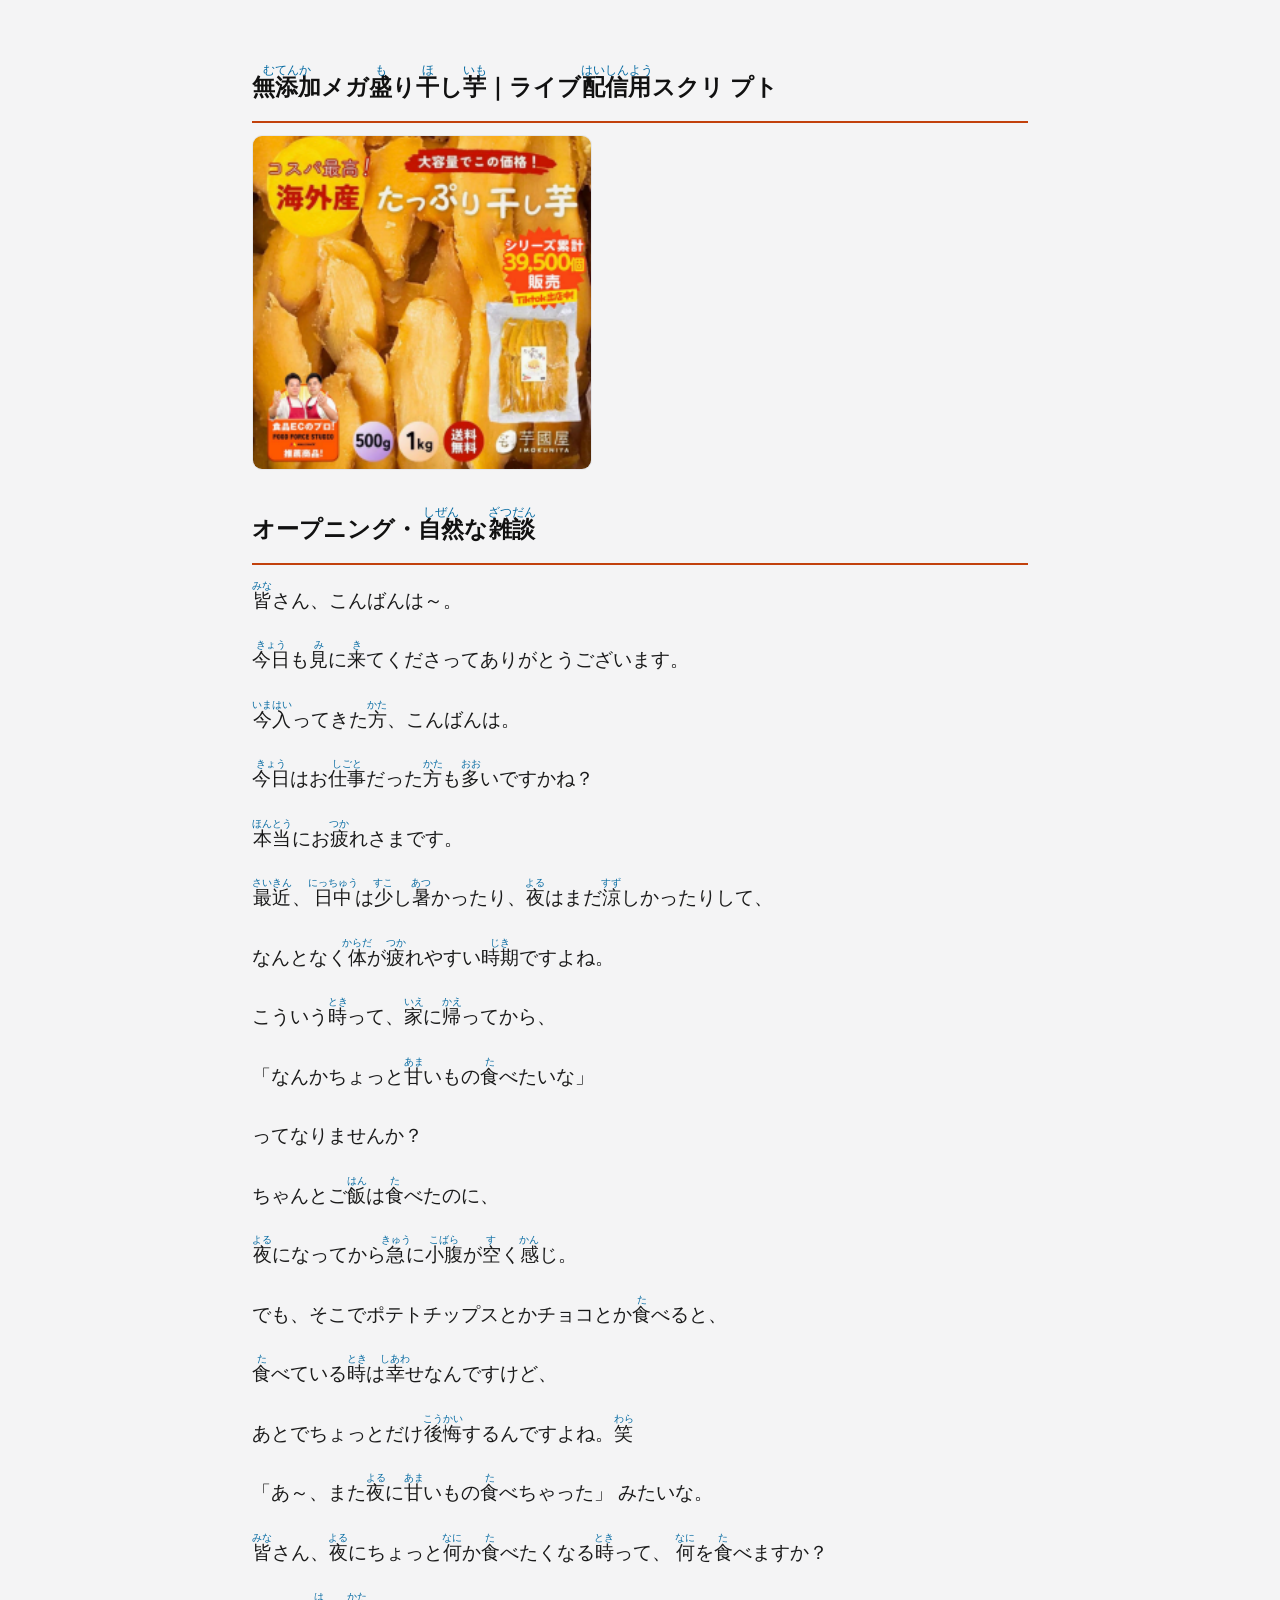
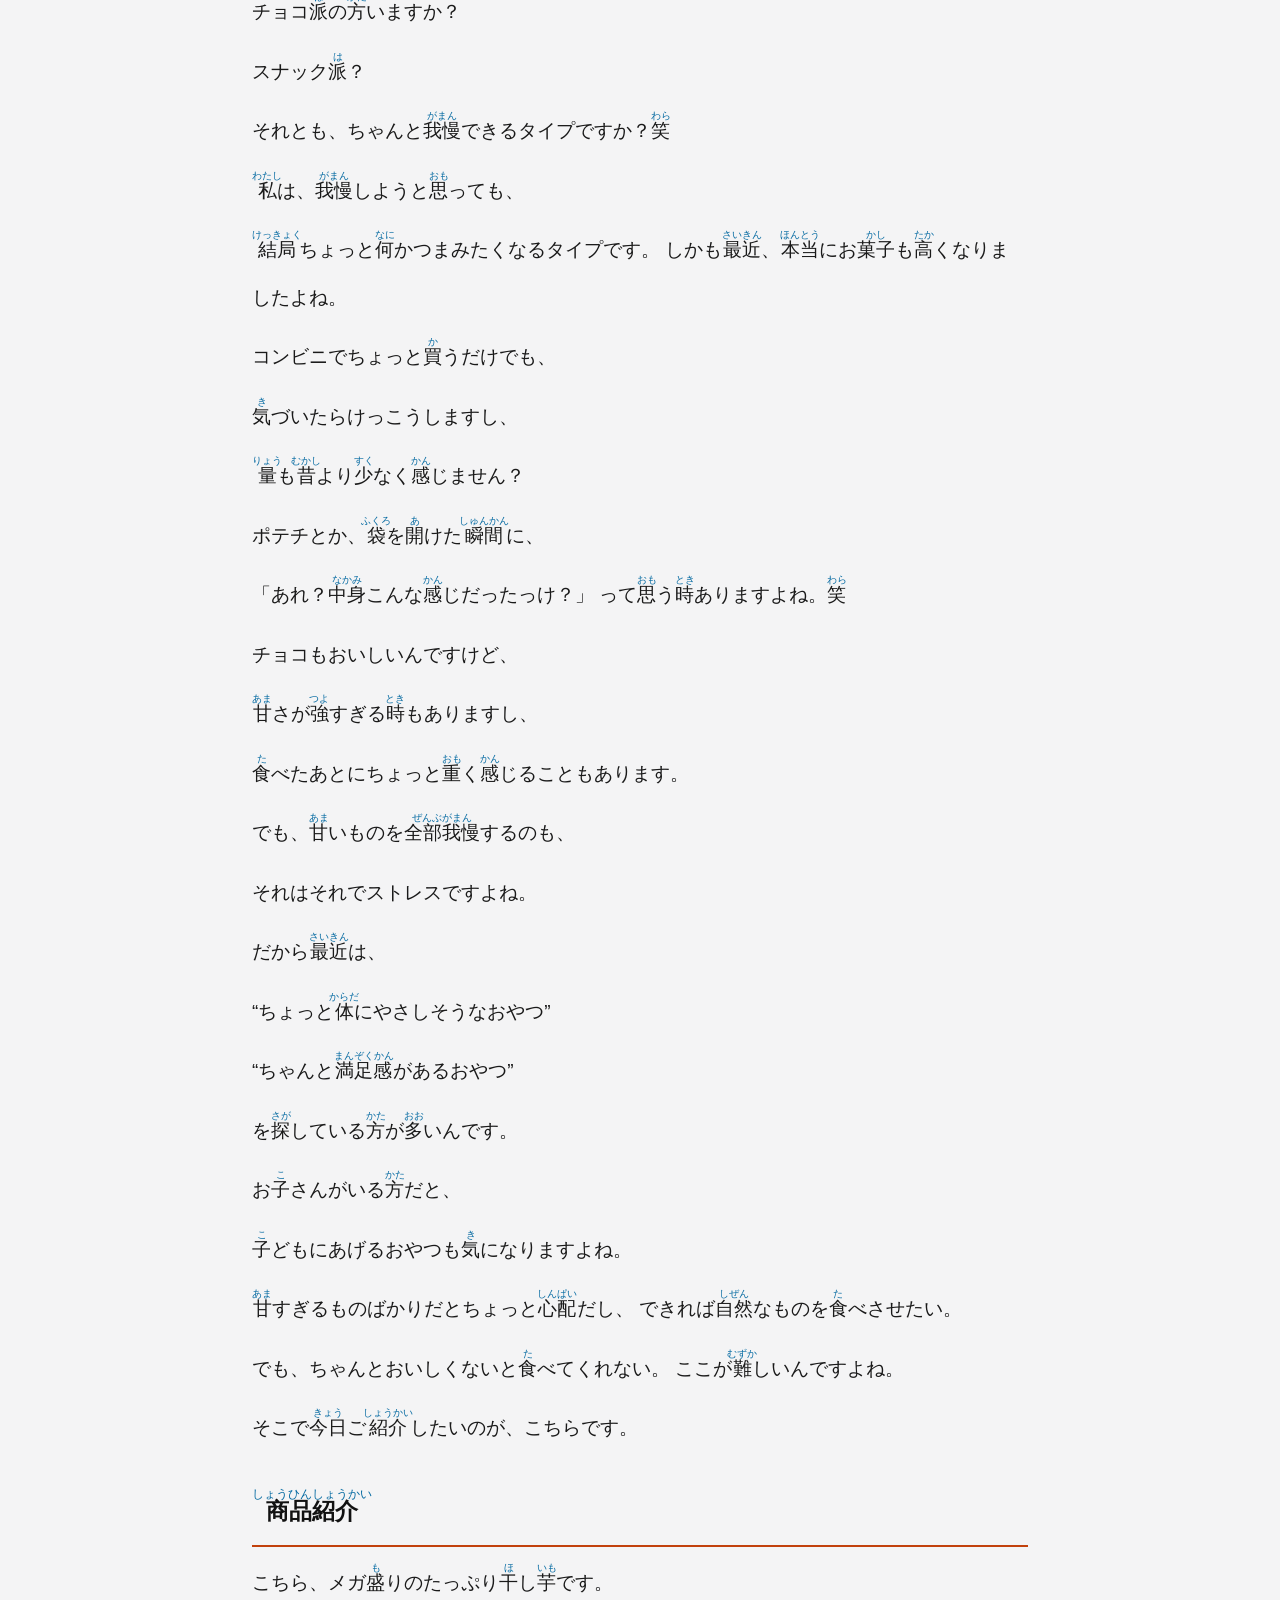
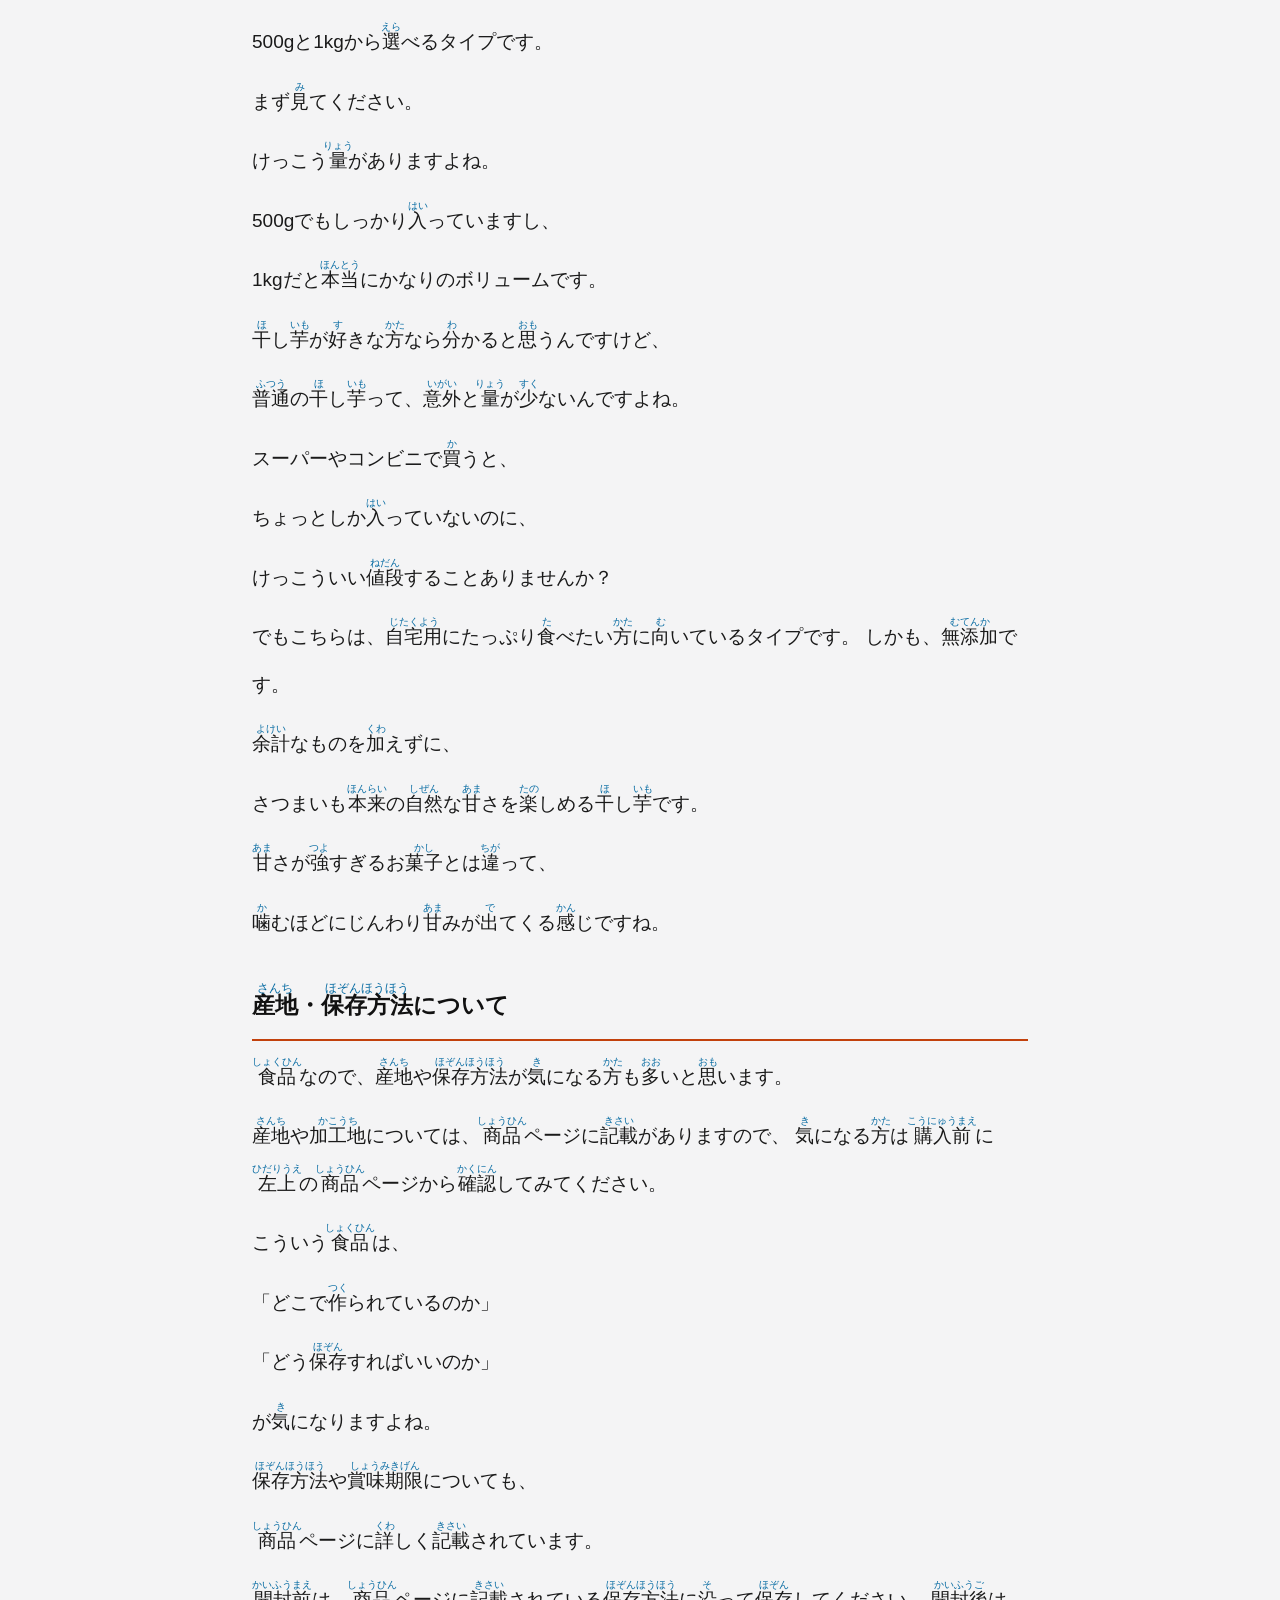
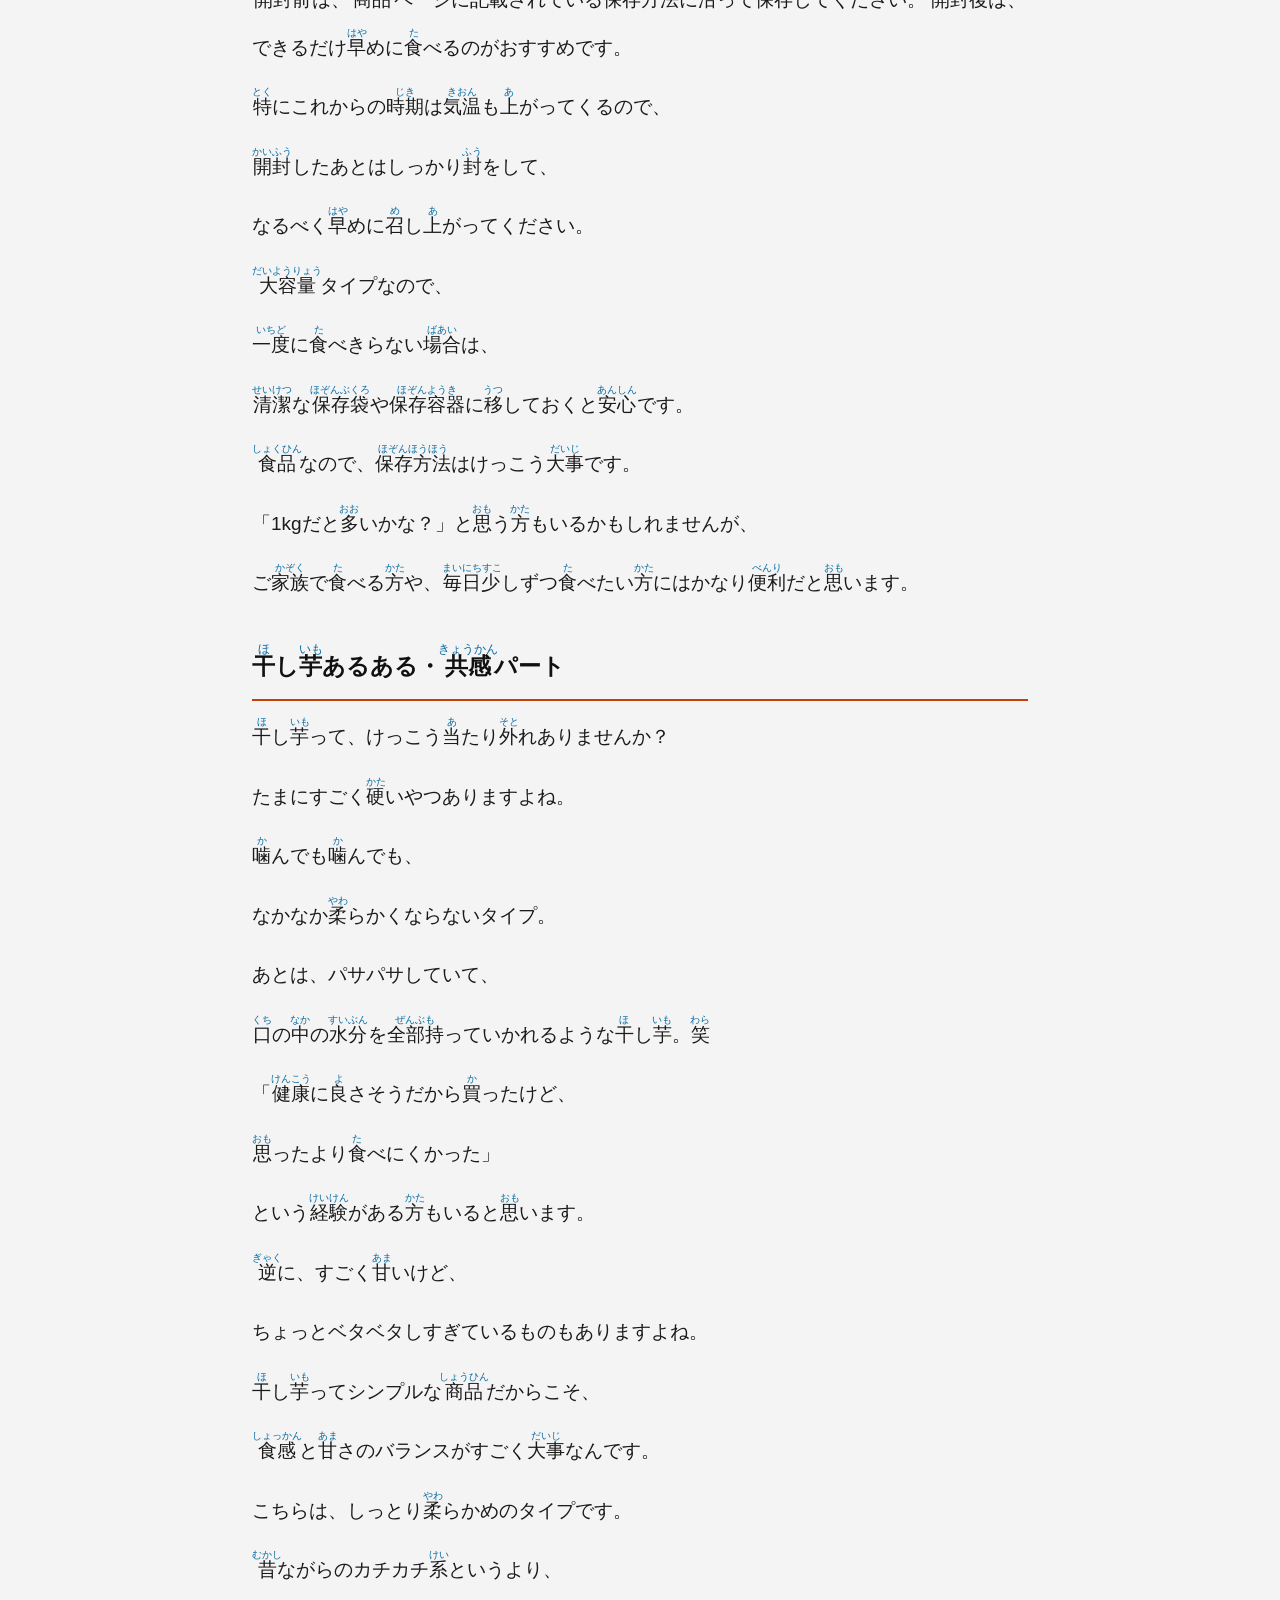
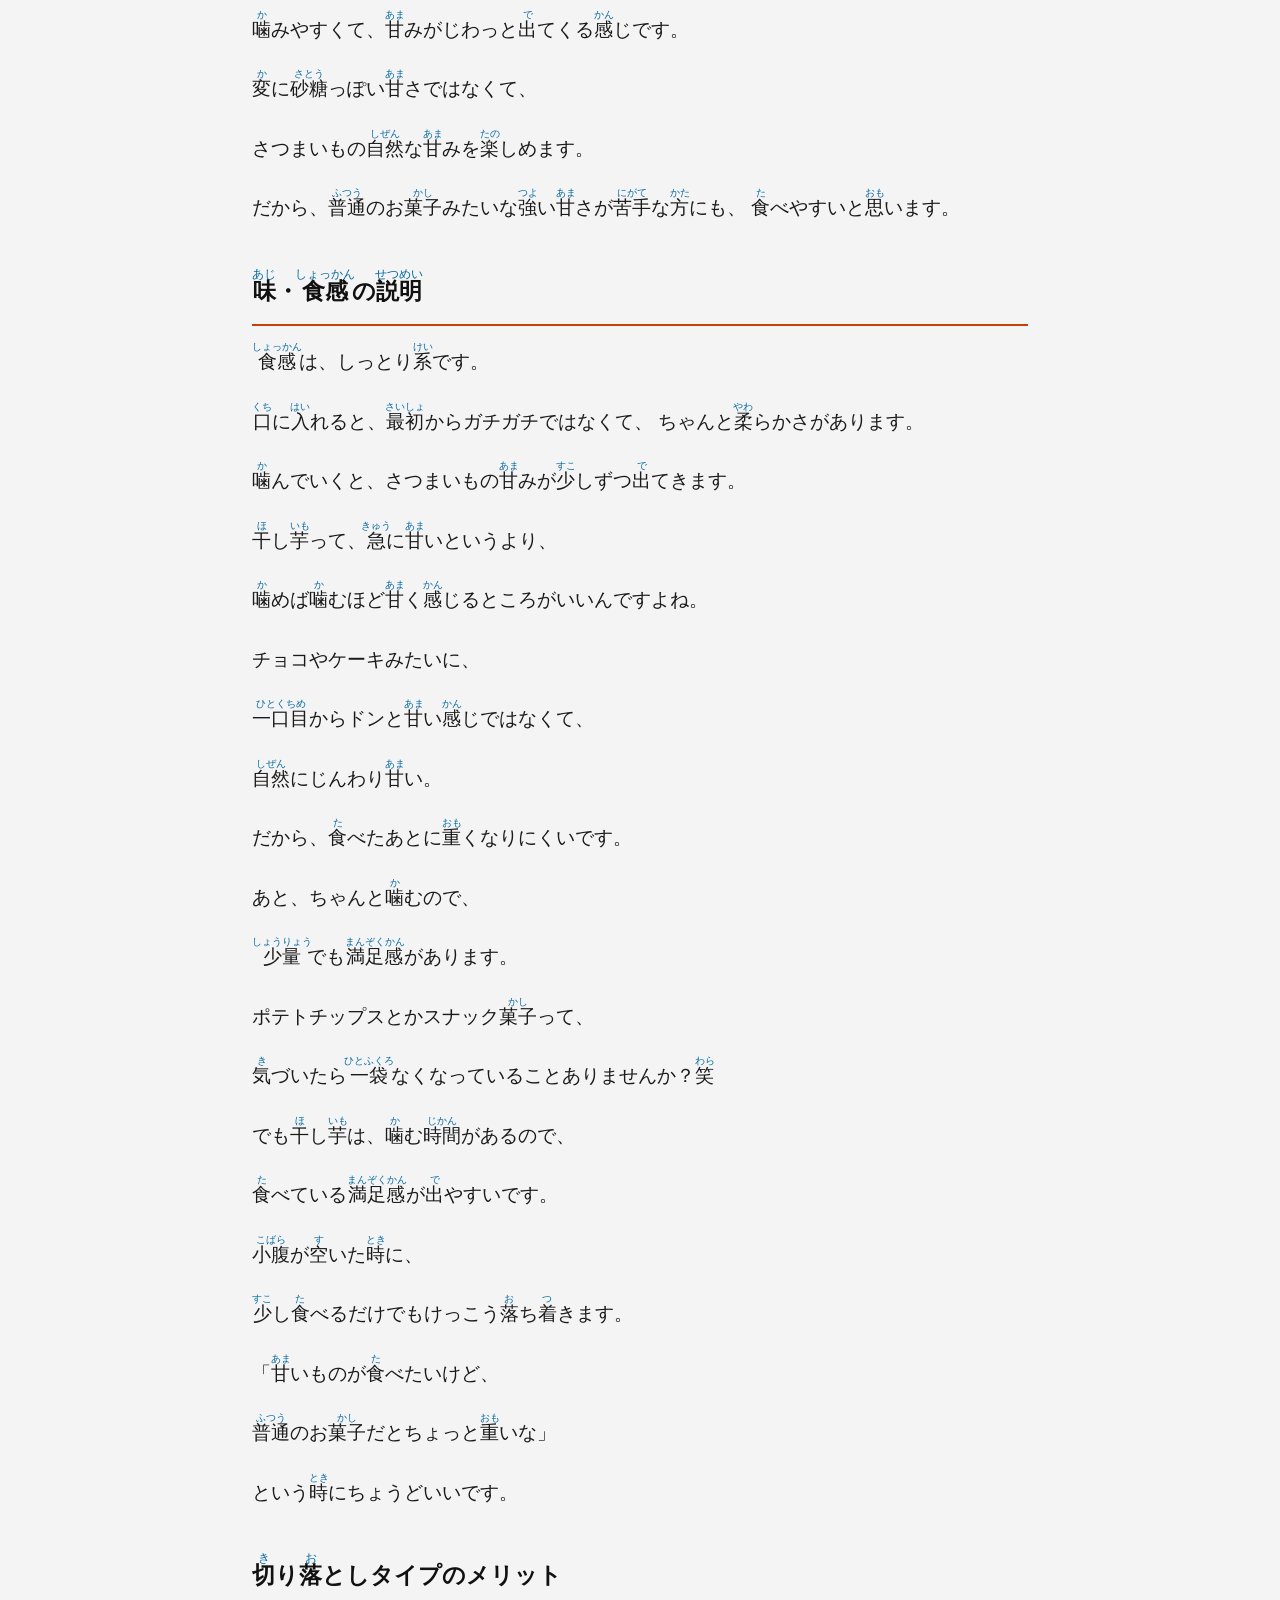
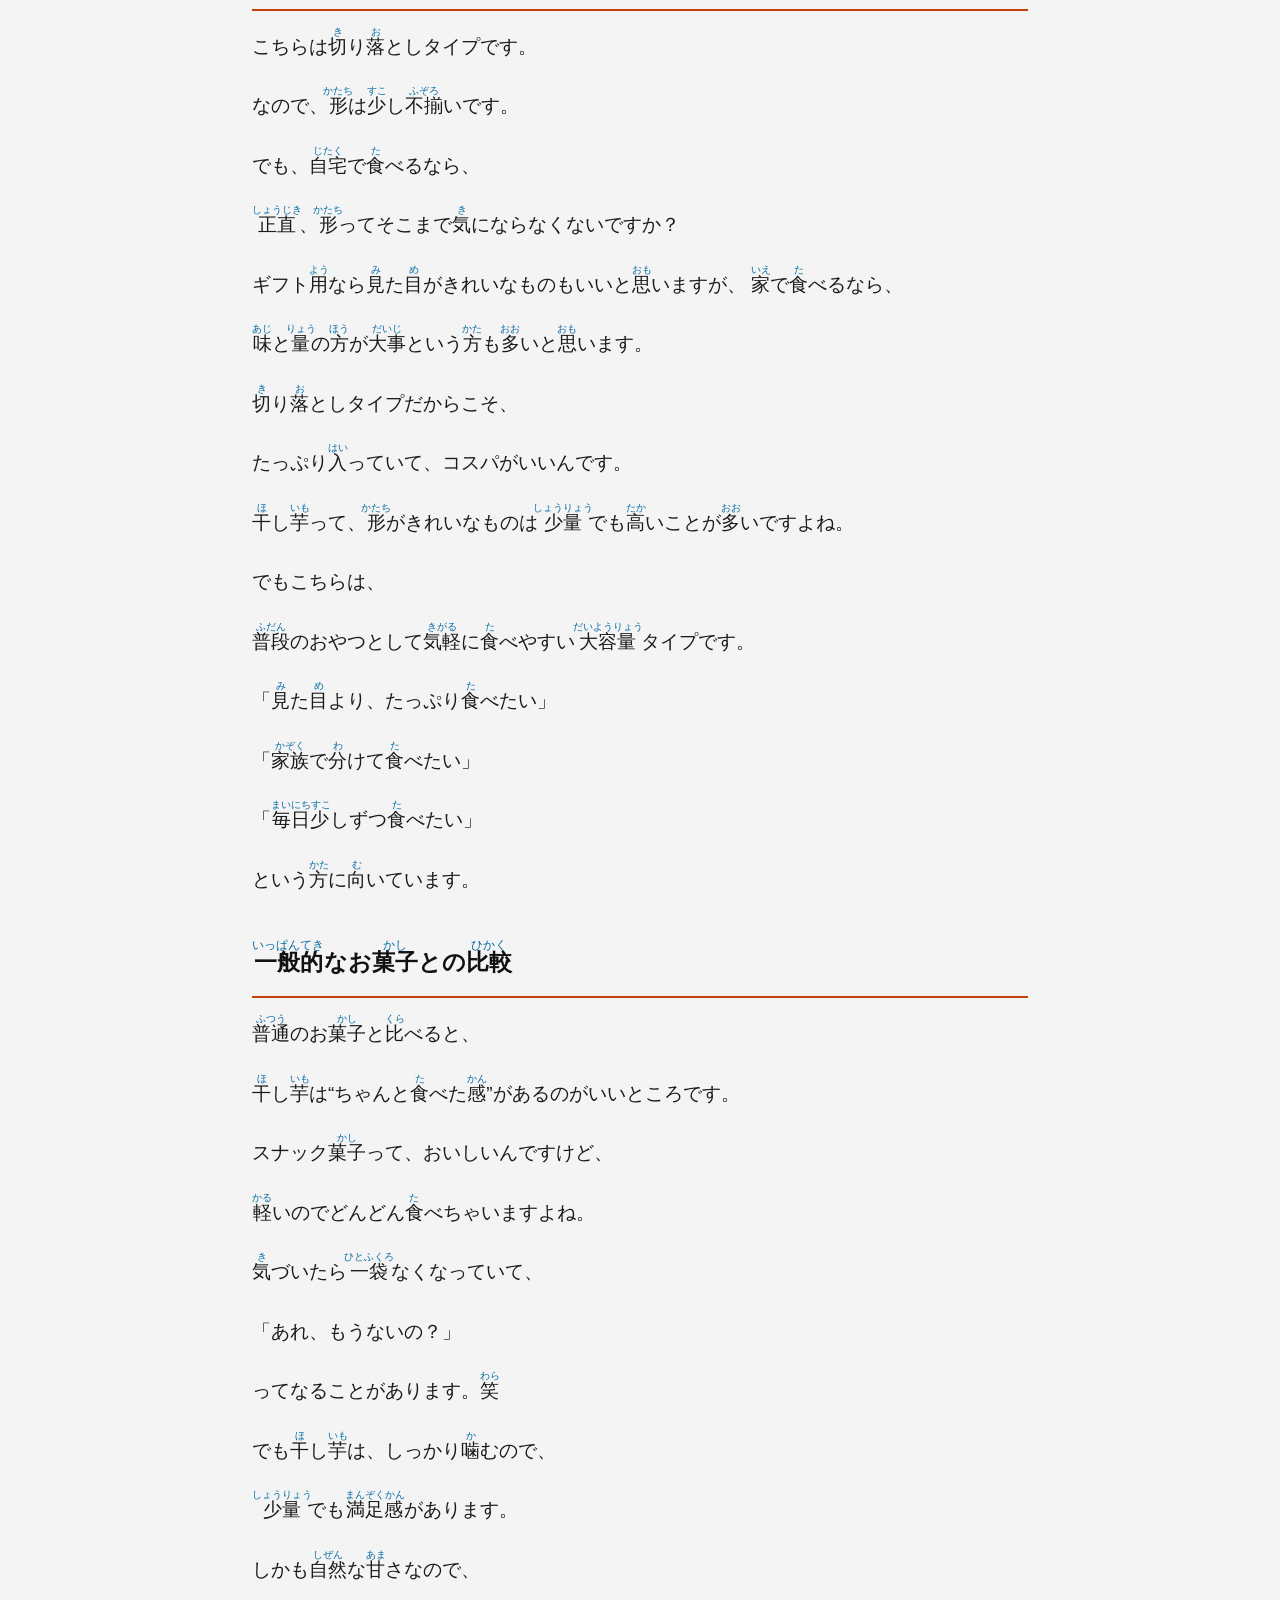
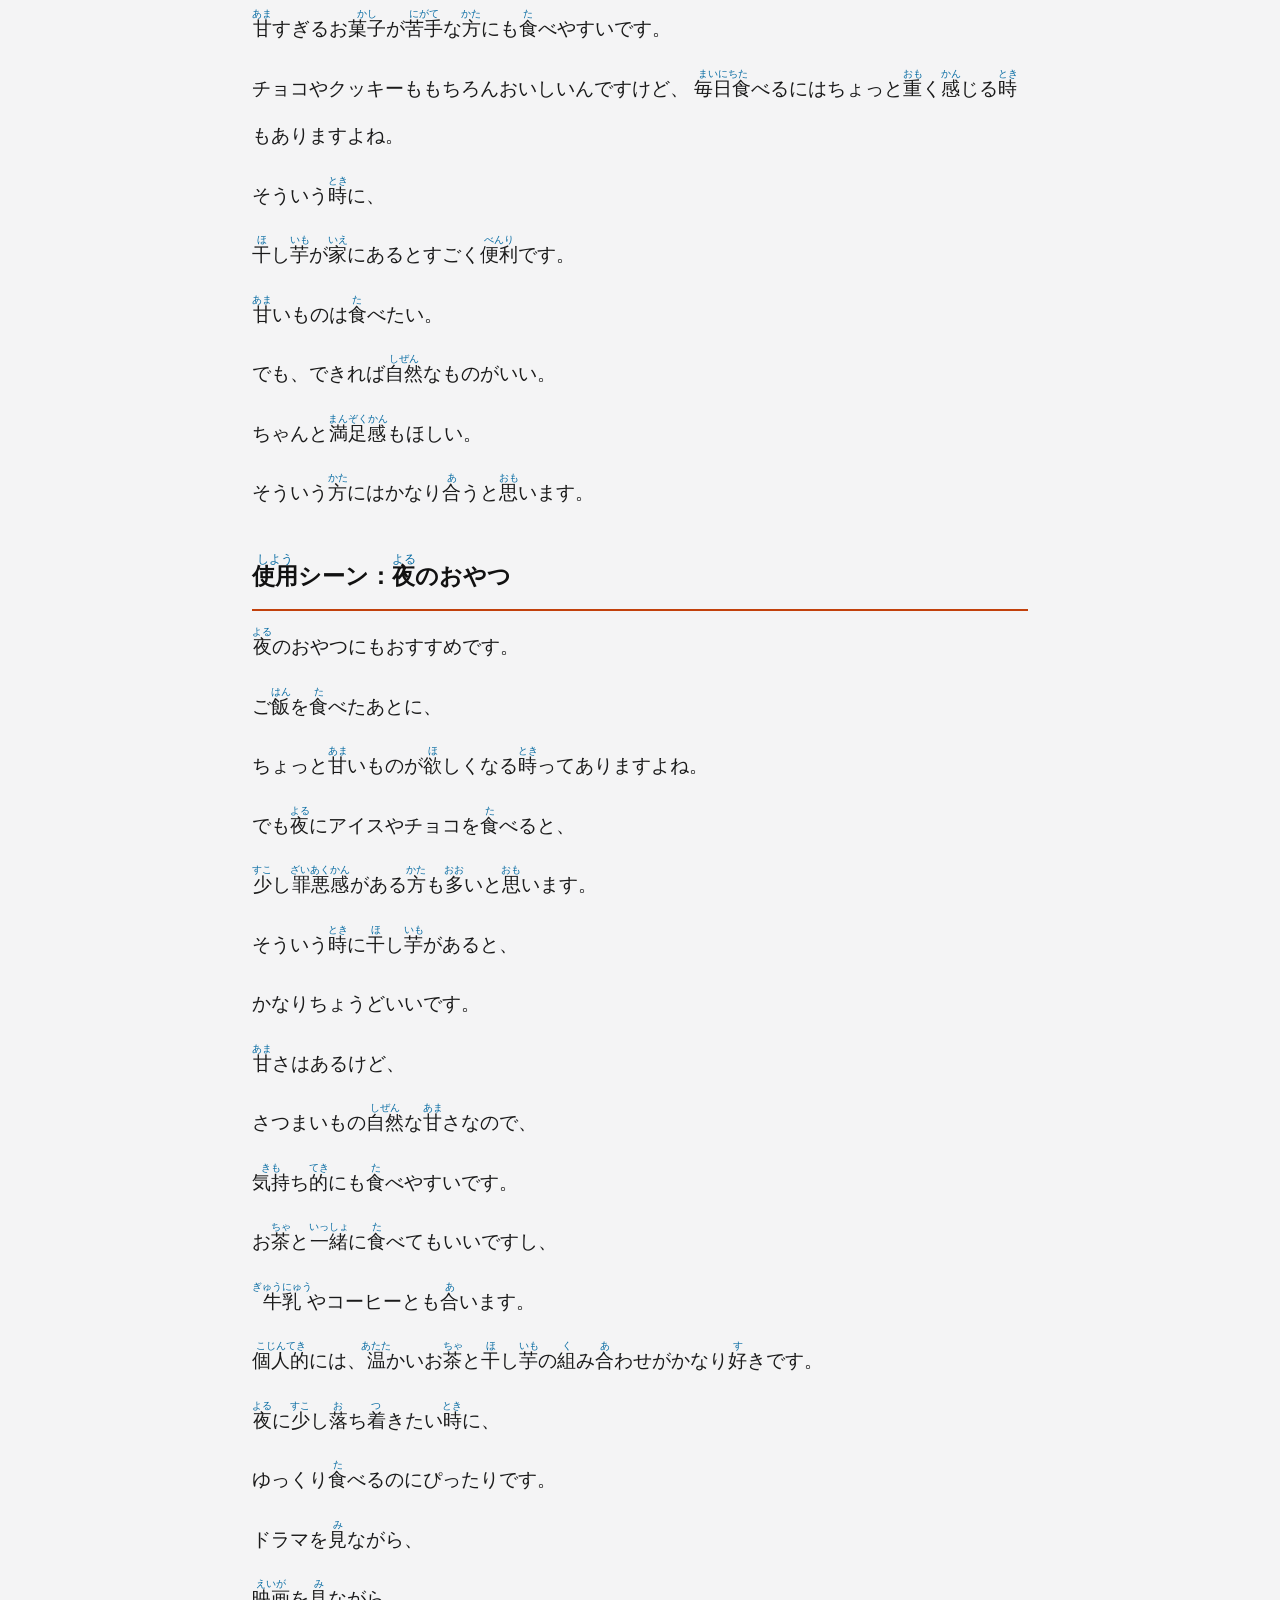
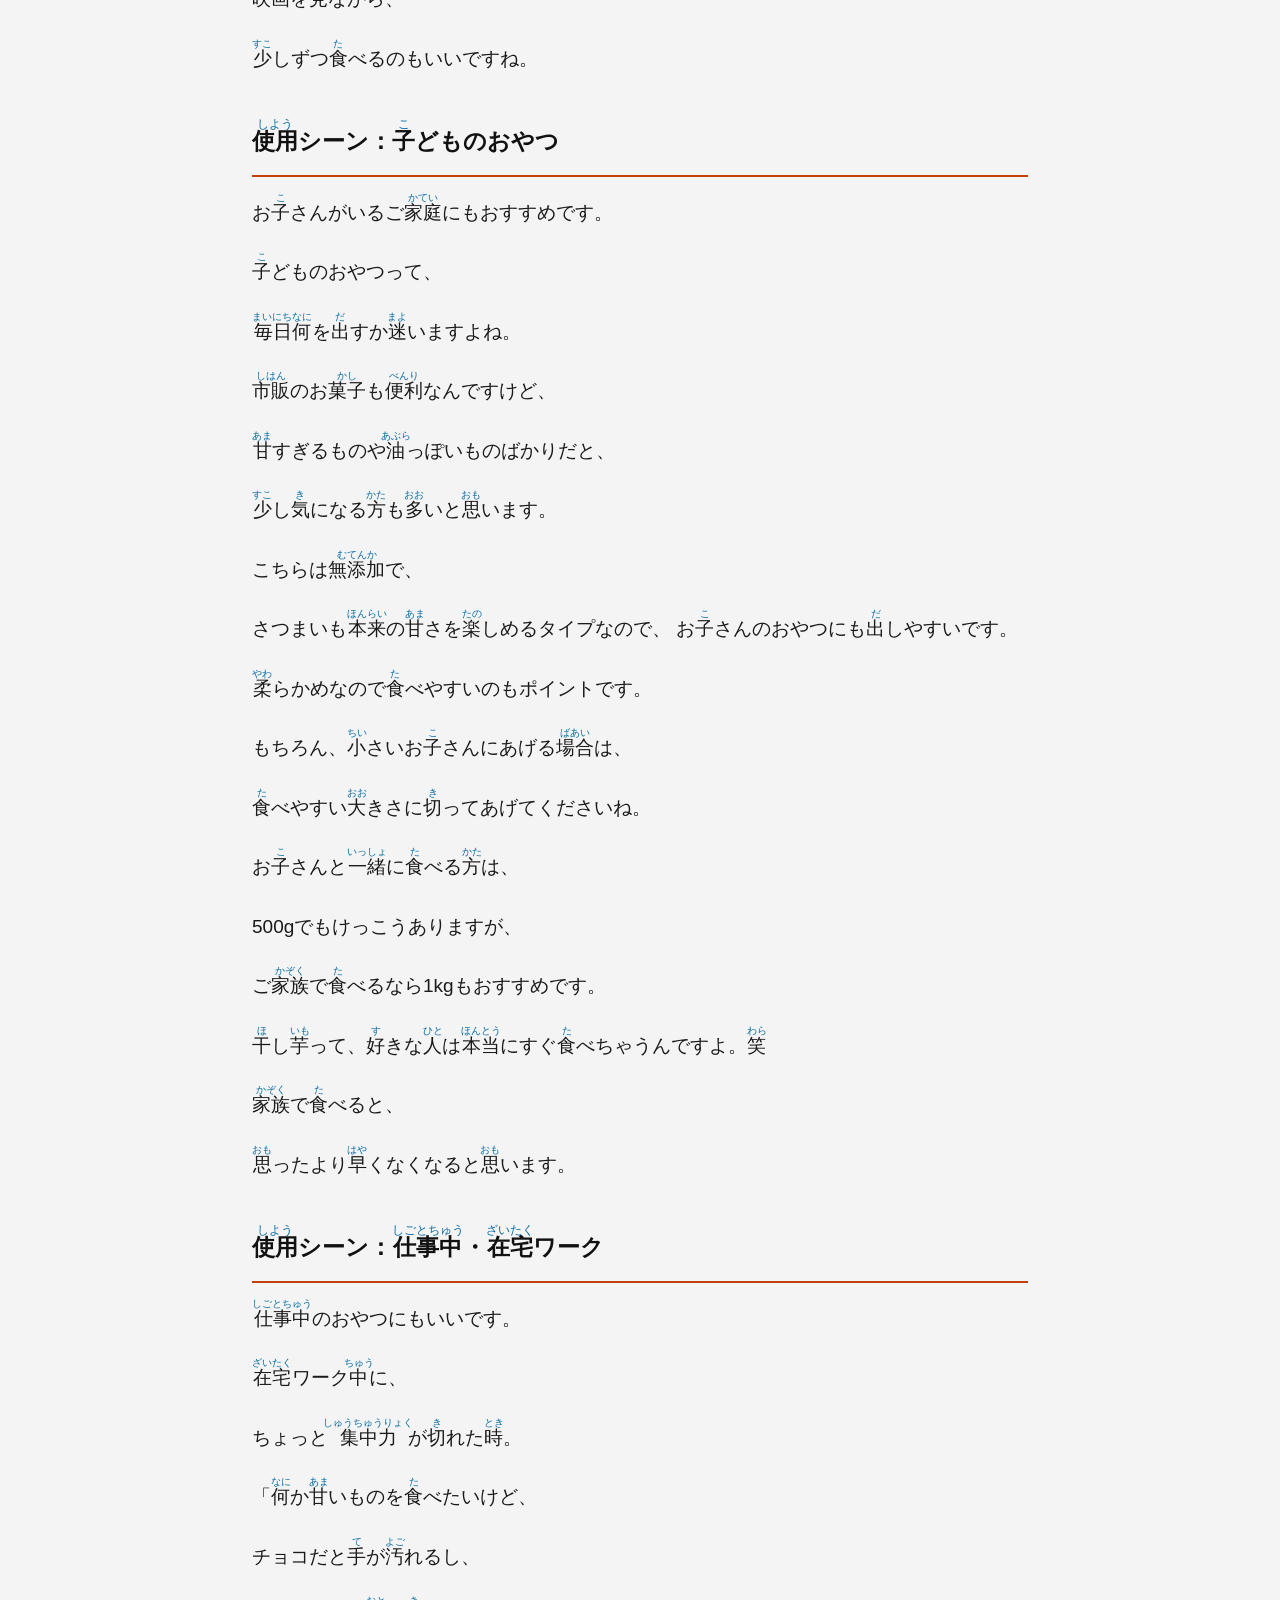
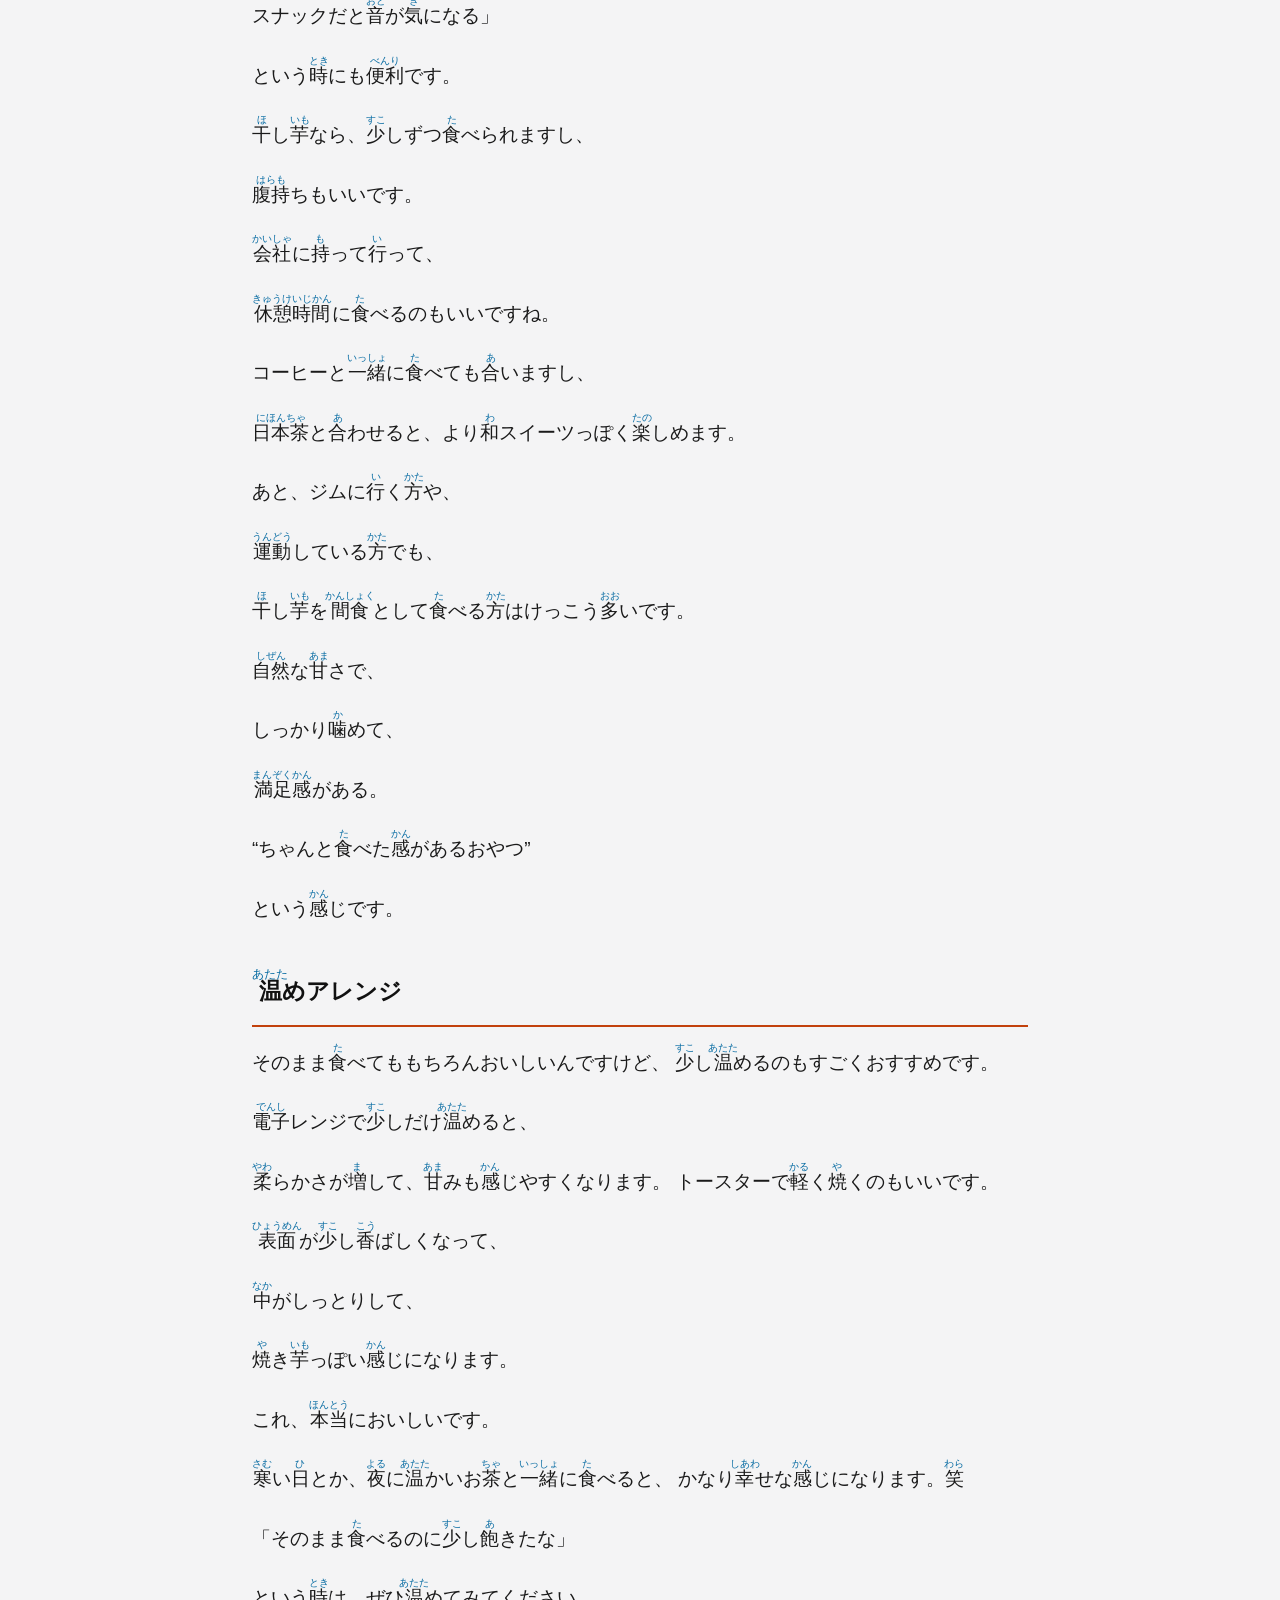
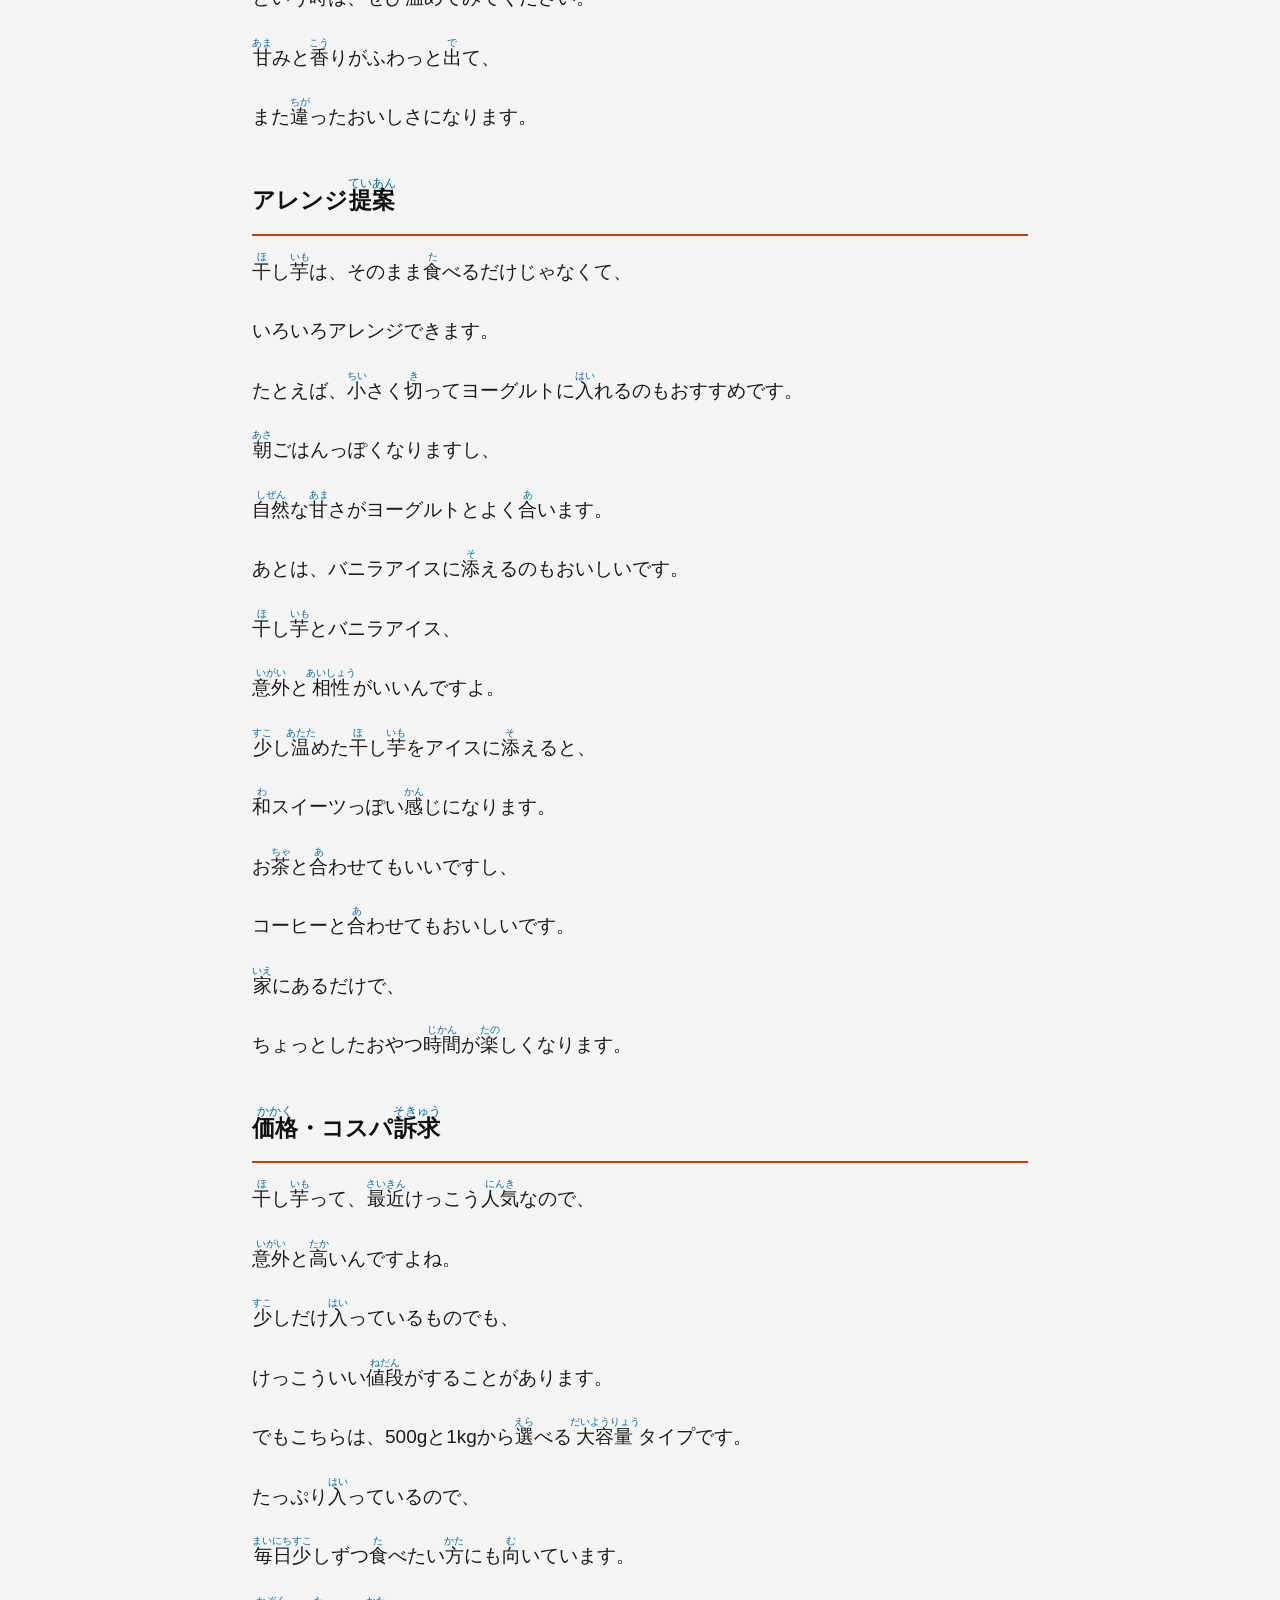
<file: archive/html-original/無添加・大容量タイプの干し芋（ふりがな）.html>
<!DOCTYPE html><html lang="ja"><head><meta charset="utf-8"><meta name="viewport" content="width=device-width,initial-scale=1"><title>無添加・大容量タイプの干し芋（ふりがな）</title><style>
:root{--fg:#1a1a1a;--muted:#6b7280;--accent:#c2410c;--rt:#0369a1;--line:#e5e7eb;--bg:#ffffff;--card:#fafaf9}
*{box-sizing:border-box}
body{margin:0;background:#f4f4f5;color:var(--fg);
 font-family:"Hiragino Kaku Gothic ProN","Yu Gothic","Meiryo","Noto Sans CJK JP","Noto Sans SC","Microsoft YaHei",sans-serif;
 line-height:2.5;-webkit-text-size-adjust:100%}
.wrap{max-width:820px;margin:0 auto;padding:28px 22px 90px}
.topbar{background:var(--card);border:1px solid var(--line);border-radius:14px;padding:16px 18px;margin-bottom:26px}
.topbar .t{font-size:15px;color:var(--muted);margin:0}
.topbar .t b{color:var(--accent)}
h1{font-size:26px;line-height:2.1;margin:6px 0 2px}
h2{font-size:23px;line-height:2.2;margin:34px 0 10px;padding-bottom:8px;border-bottom:2px solid var(--accent);color:#111}
h3{font-size:20px;line-height:2.2;margin:26px 0 8px;color:var(--accent)}
p{font-size:19px;margin:12px 0}
p.lead{font-weight:700;font-size:20px;margin:20px 0 8px}
p.sp{line-height:1.2;margin:6px 0}
p.imgblock{margin:16px 0}
strong{font-weight:700}
ruby{ruby-align:center}
rt{font-size:.5em;color:var(--rt);font-weight:400;line-height:1.1;letter-spacing:0}
img{max-width:340px;width:60%;height:auto;border-radius:10px;border:1px solid var(--line);display:block}
.note{background:#fff7ed;border:1px dashed #fdba74;border-radius:10px;padding:6px 12px;color:#9a3412;font-size:15px;display:inline-block}
@media(max-width:600px){.wrap{padding:16px 14px 70px}h1{font-size:22px}h2{font-size:20px}h3{font-size:18px}p{font-size:18px}img{width:82%}}
</style></head><body><div class="wrap"><h2><ruby>無添加<rt>むてんか</rt></ruby>メガ<ruby>盛<rt>も</rt></ruby>り<ruby>干<rt>ほ</rt></ruby>し<ruby>芋<rt>いも</rt></ruby>｜ライブ<ruby>配信用<rt>はいしんよう</rt></ruby>スクリ プト </h2>
<p><img alt="" src="[data-uri]"></p>
<h2>オープニング・<ruby>自然<rt>しぜん</rt></ruby>な<ruby>雑談<rt>ざつだん</rt></ruby>  </h2>
<p><ruby>皆<rt>みな</rt></ruby>さん、こんばんは～。  </p>
<p><ruby>今日<rt>きょう</rt></ruby>も<ruby>見<rt>み</rt></ruby>に<ruby>来<rt>き</rt></ruby>てくださってありがとうございます。  </p>
<p><ruby>今入<rt>いまはい</rt></ruby>ってきた<ruby>方<rt>かた</rt></ruby>、こんばんは。  </p>
<p><ruby>今日<rt>きょう</rt></ruby>はお<ruby>仕事<rt>しごと</rt></ruby>だった<ruby>方<rt>かた</rt></ruby>も<ruby>多<rt>おお</rt></ruby>いですかね？  </p>
<p><ruby>本当<rt>ほんとう</rt></ruby>にお<ruby>疲<rt>つか</rt></ruby>れさまです。  </p>
<p><ruby>最近<rt>さいきん</rt></ruby>、<ruby>日中<rt>にっちゅう</rt></ruby>は<ruby>少<rt>すこ</rt></ruby>し<ruby>暑<rt>あつ</rt></ruby>かったり、<ruby>夜<rt>よる</rt></ruby>はまだ<ruby>涼<rt>すず</rt></ruby>しかったりして、  </p>
<p>なんとなく<ruby>体<rt>からだ</rt></ruby>が<ruby>疲<rt>つか</rt></ruby>れやすい<ruby>時期<rt>じき</rt></ruby>ですよね。  </p>
<p>こういう<ruby>時<rt>とき</rt></ruby>って、<ruby>家<rt>いえ</rt></ruby>に<ruby>帰<rt>かえ</rt></ruby>ってから、  </p>
<p>「なんかちょっと<ruby>甘<rt>あま</rt></ruby>いもの<ruby>食<rt>た</rt></ruby>べたいな」  </p>
<p>ってなりませんか？  </p>
<p>ちゃんとご<ruby>飯<rt>はん</rt></ruby>は<ruby>食<rt>た</rt></ruby>べたのに、  </p>
<p><ruby>夜<rt>よる</rt></ruby>になってから<ruby>急<rt>きゅう</rt></ruby>に<ruby>小腹<rt>こばら</rt></ruby>が<ruby>空<rt>す</rt></ruby>く<ruby>感<rt>かん</rt></ruby>じ。  </p>
<p>でも、そこでポテトチップスとかチョコとか<ruby>食<rt>た</rt></ruby>べると、  </p>
<p><ruby>食<rt>た</rt></ruby>べている<ruby>時<rt>とき</rt></ruby>は<ruby>幸<rt>しあわ</rt></ruby>せなんですけど、  </p>
<p>あとでちょっとだけ<ruby>後悔<rt>こうかい</rt></ruby>するんですよね。<ruby>笑<rt>わら</rt></ruby> </p>
<p>「あ～、また<ruby>夜<rt>よる</rt></ruby>に<ruby>甘<rt>あま</rt></ruby>いもの<ruby>食<rt>た</rt></ruby>べちゃった」  みたいな。  </p>
<p><ruby>皆<rt>みな</rt></ruby>さん、<ruby>夜<rt>よる</rt></ruby>にちょっと<ruby>何<rt>なに</rt></ruby>か<ruby>食<rt>た</rt></ruby>べたくなる<ruby>時<rt>とき</rt></ruby>って、  <ruby>何<rt>なに</rt></ruby>を<ruby>食<rt>た</rt></ruby>べますか？  </p>
<p>チョコ<ruby>派<rt>は</rt></ruby>の<ruby>方<rt>かた</rt></ruby>いますか？  </p>
<p>スナック<ruby>派<rt>は</rt></ruby>？  </p>
<p>それとも、ちゃんと<ruby>我慢<rt>がまん</rt></ruby>できるタイプですか？<ruby>笑<rt>わら</rt></ruby>  </p>
<p><ruby>私<rt>わたし</rt></ruby>は、<ruby>我慢<rt>がまん</rt></ruby>しようと<ruby>思<rt>おも</rt></ruby>っても、  </p>
<p><ruby>結局<rt>けっきょく</rt></ruby>ちょっと<ruby>何<rt>なに</rt></ruby>かつまみたくなるタイプです。  しかも<ruby>最近<rt>さいきん</rt></ruby>、<ruby>本当<rt>ほんとう</rt></ruby>にお<ruby>菓子<rt>かし</rt></ruby>も<ruby>高<rt>たか</rt></ruby>くなりましたよね。  </p>
<p>コンビニでちょっと<ruby>買<rt>か</rt></ruby>うだけでも、  </p>
<p><ruby>気<rt>き</rt></ruby>づいたらけっこうしますし、  </p>
<p><ruby>量<rt>りょう</rt></ruby>も<ruby>昔<rt>むかし</rt></ruby>より<ruby>少<rt>すく</rt></ruby>なく<ruby>感<rt>かん</rt></ruby>じません？  </p>
<p>ポテチとか、<ruby>袋<rt>ふくろ</rt></ruby>を<ruby>開<rt>あ</rt></ruby>けた<ruby>瞬間<rt>しゅんかん</rt></ruby>に、  </p>
<p>「あれ？<ruby>中身<rt>なかみ</rt></ruby>こんな<ruby>感<rt>かん</rt></ruby>じだったっけ？」  って<ruby>思<rt>おも</rt></ruby>う<ruby>時<rt>とき</rt></ruby>ありますよね。<ruby>笑<rt>わら</rt></ruby>  </p>
<p>チョコもおいしいんですけど、  </p>
<p><ruby>甘<rt>あま</rt></ruby>さが<ruby>強<rt>つよ</rt></ruby>すぎる<ruby>時<rt>とき</rt></ruby>もありますし、  </p>
<p><ruby>食<rt>た</rt></ruby>べたあとにちょっと<ruby>重<rt>おも</rt></ruby>く<ruby>感<rt>かん</rt></ruby>じることもあります。  </p>
<p>でも、<ruby>甘<rt>あま</rt></ruby>いものを<ruby>全部我慢<rt>ぜんぶがまん</rt></ruby>するのも、  </p>
<p>それはそれでストレスですよね。  </p>
<p>だから<ruby>最近<rt>さいきん</rt></ruby>は、  </p>
<p>“ちょっと<ruby>体<rt>からだ</rt></ruby>にやさしそうなおやつ”  </p>
<p>“ちゃんと<ruby>満足感<rt>まんぞくかん</rt></ruby>があるおやつ”  </p>
<p>を<ruby>探<rt>さが</rt></ruby>している<ruby>方<rt>かた</rt></ruby>が<ruby>多<rt>おお</rt></ruby>いんです。  </p>
<p>お<ruby>子<rt>こ</rt></ruby>さんがいる<ruby>方<rt>かた</rt></ruby>だと、  </p>
<p><ruby>子<rt>こ</rt></ruby>どもにあげるおやつも<ruby>気<rt>き</rt></ruby>になりますよね。  </p>
<p><ruby>甘<rt>あま</rt></ruby>すぎるものばかりだとちょっと<ruby>心配<rt>しんぱい</rt></ruby>だし、  できれば<ruby>自然<rt>しぜん</rt></ruby>なものを<ruby>食<rt>た</rt></ruby>べさせたい。  </p>
<p>でも、ちゃんとおいしくないと<ruby>食<rt>た</rt></ruby>べてくれない。  ここが<ruby>難<rt>むずか</rt></ruby>しいんですよね。  </p>
<p>そこで<ruby>今日<rt>きょう</rt></ruby>ご<ruby>紹介<rt>しょうかい</rt></ruby>したいのが、こちらです。 </p>
<h2><ruby>商品紹介<rt>しょうひんしょうかい</rt></ruby>  </h2>
<p>こちら、メガ<ruby>盛<rt>も</rt></ruby>りのたっぷり<ruby>干<rt>ほ</rt></ruby>し<ruby>芋<rt>いも</rt></ruby>です。  </p>
<p>500gと1kgから<ruby>選<rt>えら</rt></ruby>べるタイプです。  </p>
<p>まず<ruby>見<rt>み</rt></ruby>てください。  </p>
<p>けっこう<ruby>量<rt>りょう</rt></ruby>がありますよね。  </p>
<p>500gでもしっかり<ruby>入<rt>はい</rt></ruby>っていますし、  </p>
<p>1kgだと<ruby>本当<rt>ほんとう</rt></ruby>にかなりのボリュームです。  </p>
<p><ruby>干<rt>ほ</rt></ruby>し<ruby>芋<rt>いも</rt></ruby>が<ruby>好<rt>す</rt></ruby>きな<ruby>方<rt>かた</rt></ruby>なら<ruby>分<rt>わ</rt></ruby>かると<ruby>思<rt>おも</rt></ruby>うんですけど、  </p>
<p><ruby>普通<rt>ふつう</rt></ruby>の<ruby>干<rt>ほ</rt></ruby>し<ruby>芋<rt>いも</rt></ruby>って、<ruby>意外<rt>いがい</rt></ruby>と<ruby>量<rt>りょう</rt></ruby>が<ruby>少<rt>すく</rt></ruby>ないんですよね。  </p>
<p>スーパーやコンビニで<ruby>買<rt>か</rt></ruby>うと、  </p>
<p>ちょっとしか<ruby>入<rt>はい</rt></ruby>っていないのに、  </p>
<p>けっこういい<ruby>値段<rt>ねだん</rt></ruby>することありませんか？  </p>
<p>でもこちらは、<ruby>自宅用<rt>じたくよう</rt></ruby>にたっぷり<ruby>食<rt>た</rt></ruby>べたい<ruby>方<rt>かた</rt></ruby>に<ruby>向<rt>む</rt></ruby>いているタイプです。  しかも、<ruby>無添加<rt>むてんか</rt></ruby>です。  </p>
<p><ruby>余計<rt>よけい</rt></ruby>なものを<ruby>加<rt>くわ</rt></ruby>えずに、  </p>
<p>さつまいも<ruby>本来<rt>ほんらい</rt></ruby>の<ruby>自然<rt>しぜん</rt></ruby>な<ruby>甘<rt>あま</rt></ruby>さを<ruby>楽<rt>たの</rt></ruby>しめる<ruby>干<rt>ほ</rt></ruby>し<ruby>芋<rt>いも</rt></ruby>です。  </p>
<p><ruby>甘<rt>あま</rt></ruby>さが<ruby>強<rt>つよ</rt></ruby>すぎるお<ruby>菓子<rt>かし</rt></ruby>とは<ruby>違<rt>ちが</rt></ruby>って、  </p>
<p><ruby>噛<rt>か</rt></ruby>むほどにじんわり<ruby>甘<rt>あま</rt></ruby>みが<ruby>出<rt>で</rt></ruby>てくる<ruby>感<rt>かん</rt></ruby>じですね。  </p>
<h2><ruby>産地<rt>さんち</rt></ruby>・<ruby>保存方法<rt>ほぞんほうほう</rt></ruby>について  </h2>
<p><ruby>食品<rt>しょくひん</rt></ruby>なので、<ruby>産地<rt>さんち</rt></ruby>や<ruby>保存方法<rt>ほぞんほうほう</rt></ruby>が<ruby>気<rt>き</rt></ruby>になる<ruby>方<rt>かた</rt></ruby>も<ruby>多<rt>おお</rt></ruby>いと<ruby>思<rt>おも</rt></ruby>います。  </p>
<p><ruby>産地<rt>さんち</rt></ruby>や<ruby>加工地<rt>かこうち</rt></ruby>については、<ruby>商品<rt>しょうひん</rt></ruby>ページに<ruby>記載<rt>きさい</rt></ruby>がありますので、  <ruby>気<rt>き</rt></ruby>になる<ruby>方<rt>かた</rt></ruby>は<ruby>購入前<rt>こうにゅうまえ</rt></ruby>に<ruby>左上<rt>ひだりうえ</rt></ruby>の<ruby>商品<rt>しょうひん</rt></ruby>ページから<ruby>確認<rt>かくにん</rt></ruby>してみてください。  </p>
<p>こういう<ruby>食品<rt>しょくひん</rt></ruby>は、  </p>
<p>「どこで<ruby>作<rt>つく</rt></ruby>られているのか」  </p>
<p>「どう<ruby>保存<rt>ほぞん</rt></ruby>すればいいのか」  </p>
<p>が<ruby>気<rt>き</rt></ruby>になりますよね。 </p>
<p><ruby>保存方法<rt>ほぞんほうほう</rt></ruby>や<ruby>賞味期限<rt>しょうみきげん</rt></ruby>についても、  </p>
<p><ruby>商品<rt>しょうひん</rt></ruby>ページに<ruby>詳<rt>くわ</rt></ruby>しく<ruby>記載<rt>きさい</rt></ruby>されています。  </p>
<p><ruby>開封前<rt>かいふうまえ</rt></ruby>は、<ruby>商品<rt>しょうひん</rt></ruby>ページに<ruby>記載<rt>きさい</rt></ruby>されている<ruby>保存方法<rt>ほぞんほうほう</rt></ruby>に<ruby>沿<rt>そ</rt></ruby>って<ruby>保存<rt>ほぞん</rt></ruby>してください。  <ruby>開封後<rt>かいふうご</rt></ruby>は、できるだけ<ruby>早<rt>はや</rt></ruby>めに<ruby>食<rt>た</rt></ruby>べるのがおすすめです。  </p>
<p><ruby>特<rt>とく</rt></ruby>にこれからの<ruby>時期<rt>じき</rt></ruby>は<ruby>気温<rt>きおん</rt></ruby>も<ruby>上<rt>あ</rt></ruby>がってくるので、  </p>
<p><ruby>開封<rt>かいふう</rt></ruby>したあとはしっかり<ruby>封<rt>ふう</rt></ruby>をして、  </p>
<p>なるべく<ruby>早<rt>はや</rt></ruby>めに<ruby>召<rt>め</rt></ruby>し<ruby>上<rt>あ</rt></ruby>がってください。  </p>
<p><ruby>大容量<rt>だいようりょう</rt></ruby>タイプなので、  </p>
<p><ruby>一度<rt>いちど</rt></ruby>に<ruby>食<rt>た</rt></ruby>べきらない<ruby>場合<rt>ばあい</rt></ruby>は、  </p>
<p><ruby>清潔<rt>せいけつ</rt></ruby>な<ruby>保存袋<rt>ほぞんぶくろ</rt></ruby>や<ruby>保存容器<rt>ほぞんようき</rt></ruby>に<ruby>移<rt>うつ</rt></ruby>しておくと<ruby>安心<rt>あんしん</rt></ruby>です。  </p>
<p><ruby>食品<rt>しょくひん</rt></ruby>なので、<ruby>保存方法<rt>ほぞんほうほう</rt></ruby>はけっこう<ruby>大事<rt>だいじ</rt></ruby>です。  </p>
<p>「1kgだと<ruby>多<rt>おお</rt></ruby>いかな？」と<ruby>思<rt>おも</rt></ruby>う<ruby>方<rt>かた</rt></ruby>もいるかもしれませんが、  </p>
<p>ご<ruby>家族<rt>かぞく</rt></ruby>で<ruby>食<rt>た</rt></ruby>べる<ruby>方<rt>かた</rt></ruby>や、<ruby>毎日少<rt>まいにちすこ</rt></ruby>しずつ<ruby>食<rt>た</rt></ruby>べたい<ruby>方<rt>かた</rt></ruby>にはかなり<ruby>便利<rt>べんり</rt></ruby>だと<ruby>思<rt>おも</rt></ruby>います。  </p>
<h2><ruby>干<rt>ほ</rt></ruby>し<ruby>芋<rt>いも</rt></ruby>あるある・<ruby>共感<rt>きょうかん</rt></ruby>パート  </h2>
<p><ruby>干<rt>ほ</rt></ruby>し<ruby>芋<rt>いも</rt></ruby>って、けっこう<ruby>当<rt>あ</rt></ruby>たり<ruby>外<rt>そと</rt></ruby>れありませんか？  </p>
<p>たまにすごく<ruby>硬<rt>かた</rt></ruby>いやつありますよね。  </p>
<p><ruby>噛<rt>か</rt></ruby>んでも<ruby>噛<rt>か</rt></ruby>んでも、  </p>
<p>なかなか<ruby>柔<rt>やわ</rt></ruby>らかくならないタイプ。  </p>
<p>あとは、パサパサしていて、  </p>
<p><ruby>口<rt>くち</rt></ruby>の<ruby>中<rt>なか</rt></ruby>の<ruby>水分<rt>すいぶん</rt></ruby>を<ruby>全部持<rt>ぜんぶも</rt></ruby>っていかれるような<ruby>干<rt>ほ</rt></ruby>し<ruby>芋<rt>いも</rt></ruby>。<ruby>笑<rt>わら</rt></ruby>  </p>
<p>「<ruby>健康<rt>けんこう</rt></ruby>に<ruby>良<rt>よ</rt></ruby>さそうだから<ruby>買<rt>か</rt></ruby>ったけど、  </p>
<p><ruby>思<rt>おも</rt></ruby>ったより<ruby>食<rt>た</rt></ruby>べにくかった」  </p>
<p>という<ruby>経験<rt>けいけん</rt></ruby>がある<ruby>方<rt>かた</rt></ruby>もいると<ruby>思<rt>おも</rt></ruby>います。  </p>
<p><ruby>逆<rt>ぎゃく</rt></ruby>に、すごく<ruby>甘<rt>あま</rt></ruby>いけど、  </p>
<p>ちょっとベタベタしすぎているものもありますよね。  </p>
<p><ruby>干<rt>ほ</rt></ruby>し<ruby>芋<rt>いも</rt></ruby>ってシンプルな<ruby>商品<rt>しょうひん</rt></ruby>だからこそ、  </p>
<p><ruby>食感<rt>しょっかん</rt></ruby>と<ruby>甘<rt>あま</rt></ruby>さのバランスがすごく<ruby>大事<rt>だいじ</rt></ruby>なんです。  </p>
<p>こちらは、しっとり<ruby>柔<rt>やわ</rt></ruby>らかめのタイプです。 </p>
<p><ruby>昔<rt>むかし</rt></ruby>ながらのカチカチ<ruby>系<rt>けい</rt></ruby>というより、  </p>
<p><ruby>噛<rt>か</rt></ruby>みやすくて、<ruby>甘<rt>あま</rt></ruby>みがじわっと<ruby>出<rt>で</rt></ruby>てくる<ruby>感<rt>かん</rt></ruby>じです。  </p>
<p><ruby>変<rt>か</rt></ruby>に<ruby>砂糖<rt>さとう</rt></ruby>っぽい<ruby>甘<rt>あま</rt></ruby>さではなくて、  </p>
<p>さつまいもの<ruby>自然<rt>しぜん</rt></ruby>な<ruby>甘<rt>あま</rt></ruby>みを<ruby>楽<rt>たの</rt></ruby>しめます。  </p>
<p>だから、<ruby>普通<rt>ふつう</rt></ruby>のお<ruby>菓子<rt>かし</rt></ruby>みたいな<ruby>強<rt>つよ</rt></ruby>い<ruby>甘<rt>あま</rt></ruby>さが<ruby>苦手<rt>にがて</rt></ruby>な<ruby>方<rt>かた</rt></ruby>にも、  <ruby>食<rt>た</rt></ruby>べやすいと<ruby>思<rt>おも</rt></ruby>います。  </p>
<h2><ruby>味<rt>あじ</rt></ruby>・<ruby>食感<rt>しょっかん</rt></ruby>の<ruby>説明<rt>せつめい</rt></ruby>  </h2>
<p><ruby>食感<rt>しょっかん</rt></ruby>は、しっとり<ruby>系<rt>けい</rt></ruby>です。  </p>
<p><ruby>口<rt>くち</rt></ruby>に<ruby>入<rt>はい</rt></ruby>れると、<ruby>最初<rt>さいしょ</rt></ruby>からガチガチではなくて、  ちゃんと<ruby>柔<rt>やわ</rt></ruby>らかさがあります。  </p>
<p><ruby>噛<rt>か</rt></ruby>んでいくと、さつまいもの<ruby>甘<rt>あま</rt></ruby>みが<ruby>少<rt>すこ</rt></ruby>しずつ<ruby>出<rt>で</rt></ruby>てきます。  </p>
<p><ruby>干<rt>ほ</rt></ruby>し<ruby>芋<rt>いも</rt></ruby>って、<ruby>急<rt>きゅう</rt></ruby>に<ruby>甘<rt>あま</rt></ruby>いというより、  </p>
<p><ruby>噛<rt>か</rt></ruby>めば<ruby>噛<rt>か</rt></ruby>むほど<ruby>甘<rt>あま</rt></ruby>く<ruby>感<rt>かん</rt></ruby>じるところがいいんですよね。  </p>
<p>チョコやケーキみたいに、  </p>
<p><ruby>一口目<rt>ひとくちめ</rt></ruby>からドンと<ruby>甘<rt>あま</rt></ruby>い<ruby>感<rt>かん</rt></ruby>じではなくて、  </p>
<p><ruby>自然<rt>しぜん</rt></ruby>にじんわり<ruby>甘<rt>あま</rt></ruby>い。  </p>
<p>だから、<ruby>食<rt>た</rt></ruby>べたあとに<ruby>重<rt>おも</rt></ruby>くなりにくいです。  </p>
<p>あと、ちゃんと<ruby>噛<rt>か</rt></ruby>むので、  </p>
<p><ruby>少量<rt>しょうりょう</rt></ruby>でも<ruby>満足感<rt>まんぞくかん</rt></ruby>があります。  </p>
<p>ポテトチップスとかスナック<ruby>菓子<rt>かし</rt></ruby>って、  </p>
<p><ruby>気<rt>き</rt></ruby>づいたら<ruby>一袋<rt>ひとふくろ</rt></ruby>なくなっていることありませんか？<ruby>笑<rt>わら</rt></ruby>  </p>
<p>でも<ruby>干<rt>ほ</rt></ruby>し<ruby>芋<rt>いも</rt></ruby>は、<ruby>噛<rt>か</rt></ruby>む<ruby>時間<rt>じかん</rt></ruby>があるので、  </p>
<p><ruby>食<rt>た</rt></ruby>べている<ruby>満足感<rt>まんぞくかん</rt></ruby>が<ruby>出<rt>で</rt></ruby>やすいです。  </p>
<p><ruby>小腹<rt>こばら</rt></ruby>が<ruby>空<rt>す</rt></ruby>いた<ruby>時<rt>とき</rt></ruby>に、  </p>
<p><ruby>少<rt>すこ</rt></ruby>し<ruby>食<rt>た</rt></ruby>べるだけでもけっこう<ruby>落<rt>お</rt></ruby>ち<ruby>着<rt>つ</rt></ruby>きます。  </p>
<p>「<ruby>甘<rt>あま</rt></ruby>いものが<ruby>食<rt>た</rt></ruby>べたいけど、  </p>
<p><ruby>普通<rt>ふつう</rt></ruby>のお<ruby>菓子<rt>かし</rt></ruby>だとちょっと<ruby>重<rt>おも</rt></ruby>いな」  </p>
<p>という<ruby>時<rt>とき</rt></ruby>にちょうどいいです。 </p>
<h2><ruby>切<rt>き</rt></ruby>り<ruby>落<rt>お</rt></ruby>としタイプのメリット  </h2>
<p>こちらは<ruby>切<rt>き</rt></ruby>り<ruby>落<rt>お</rt></ruby>としタイプです。  </p>
<p>なので、<ruby>形<rt>かたち</rt></ruby>は<ruby>少<rt>すこ</rt></ruby>し<ruby>不揃<rt>ふぞろ</rt></ruby>いです。  </p>
<p>でも、<ruby>自宅<rt>じたく</rt></ruby>で<ruby>食<rt>た</rt></ruby>べるなら、  </p>
<p><ruby>正直<rt>しょうじき</rt></ruby>、<ruby>形<rt>かたち</rt></ruby>ってそこまで<ruby>気<rt>き</rt></ruby>にならなくないですか？  </p>
<p>ギフト<ruby>用<rt>よう</rt></ruby>なら<ruby>見<rt>み</rt></ruby>た<ruby>目<rt>め</rt></ruby>がきれいなものもいいと<ruby>思<rt>おも</rt></ruby>いますが、  <ruby>家<rt>いえ</rt></ruby>で<ruby>食<rt>た</rt></ruby>べるなら、  </p>
<p><ruby>味<rt>あじ</rt></ruby>と<ruby>量<rt>りょう</rt></ruby>の<ruby>方<rt>ほう</rt></ruby>が<ruby>大事<rt>だいじ</rt></ruby>という<ruby>方<rt>かた</rt></ruby>も<ruby>多<rt>おお</rt></ruby>いと<ruby>思<rt>おも</rt></ruby>います。  </p>
<p><ruby>切<rt>き</rt></ruby>り<ruby>落<rt>お</rt></ruby>としタイプだからこそ、  </p>
<p>たっぷり<ruby>入<rt>はい</rt></ruby>っていて、コスパがいいんです。  </p>
<p><ruby>干<rt>ほ</rt></ruby>し<ruby>芋<rt>いも</rt></ruby>って、<ruby>形<rt>かたち</rt></ruby>がきれいなものは<ruby>少量<rt>しょうりょう</rt></ruby>でも<ruby>高<rt>たか</rt></ruby>いことが<ruby>多<rt>おお</rt></ruby>いですよね。  </p>
<p>でもこちらは、  </p>
<p><ruby>普段<rt>ふだん</rt></ruby>のおやつとして<ruby>気軽<rt>きがる</rt></ruby>に<ruby>食<rt>た</rt></ruby>べやすい<ruby>大容量<rt>だいようりょう</rt></ruby>タイプです。  </p>
<p>「<ruby>見<rt>み</rt></ruby>た<ruby>目<rt>め</rt></ruby>より、たっぷり<ruby>食<rt>た</rt></ruby>べたい」  </p>
<p>「<ruby>家族<rt>かぞく</rt></ruby>で<ruby>分<rt>わ</rt></ruby>けて<ruby>食<rt>た</rt></ruby>べたい」  </p>
<p>「<ruby>毎日少<rt>まいにちすこ</rt></ruby>しずつ<ruby>食<rt>た</rt></ruby>べたい」  </p>
<p>という<ruby>方<rt>かた</rt></ruby>に<ruby>向<rt>む</rt></ruby>いています。  </p>
<h2><ruby>一般的<rt>いっぱんてき</rt></ruby>なお<ruby>菓子<rt>かし</rt></ruby>との<ruby>比較<rt>ひかく</rt></ruby>  </h2>
<p><ruby>普通<rt>ふつう</rt></ruby>のお<ruby>菓子<rt>かし</rt></ruby>と<ruby>比<rt>くら</rt></ruby>べると、  </p>
<p><ruby>干<rt>ほ</rt></ruby>し<ruby>芋<rt>いも</rt></ruby>は“ちゃんと<ruby>食<rt>た</rt></ruby>べた<ruby>感<rt>かん</rt></ruby>”があるのがいいところです。  </p>
<p>スナック<ruby>菓子<rt>かし</rt></ruby>って、おいしいんですけど、  </p>
<p><ruby>軽<rt>かる</rt></ruby>いのでどんどん<ruby>食<rt>た</rt></ruby>べちゃいますよね。  </p>
<p><ruby>気<rt>き</rt></ruby>づいたら<ruby>一袋<rt>ひとふくろ</rt></ruby>なくなっていて、  </p>
<p>「あれ、もうないの？」  </p>
<p>ってなることがあります。<ruby>笑<rt>わら</rt></ruby>  </p>
<p>でも<ruby>干<rt>ほ</rt></ruby>し<ruby>芋<rt>いも</rt></ruby>は、しっかり<ruby>噛<rt>か</rt></ruby>むので、  </p>
<p><ruby>少量<rt>しょうりょう</rt></ruby>でも<ruby>満足感<rt>まんぞくかん</rt></ruby>があります。  </p>
<p>しかも<ruby>自然<rt>しぜん</rt></ruby>な<ruby>甘<rt>あま</rt></ruby>さなので、  </p>
<p><ruby>甘<rt>あま</rt></ruby>すぎるお<ruby>菓子<rt>かし</rt></ruby>が<ruby>苦手<rt>にがて</rt></ruby>な<ruby>方<rt>かた</rt></ruby>にも<ruby>食<rt>た</rt></ruby>べやすいです。 </p>
<p>チョコやクッキーももちろんおいしいんですけど、  <ruby>毎日食<rt>まいにちた</rt></ruby>べるにはちょっと<ruby>重<rt>おも</rt></ruby>く<ruby>感<rt>かん</rt></ruby>じる<ruby>時<rt>とき</rt></ruby>もありますよね。  </p>
<p>そういう<ruby>時<rt>とき</rt></ruby>に、  </p>
<p><ruby>干<rt>ほ</rt></ruby>し<ruby>芋<rt>いも</rt></ruby>が<ruby>家<rt>いえ</rt></ruby>にあるとすごく<ruby>便利<rt>べんり</rt></ruby>です。  </p>
<p><ruby>甘<rt>あま</rt></ruby>いものは<ruby>食<rt>た</rt></ruby>べたい。  </p>
<p>でも、できれば<ruby>自然<rt>しぜん</rt></ruby>なものがいい。  </p>
<p>ちゃんと<ruby>満足感<rt>まんぞくかん</rt></ruby>もほしい。  </p>
<p>そういう<ruby>方<rt>かた</rt></ruby>にはかなり<ruby>合<rt>あ</rt></ruby>うと<ruby>思<rt>おも</rt></ruby>います。  </p>
<h2><ruby>使用<rt>しよう</rt></ruby>シーン：<ruby>夜<rt>よる</rt></ruby>のおやつ  </h2>
<p><ruby>夜<rt>よる</rt></ruby>のおやつにもおすすめです。  </p>
<p>ご<ruby>飯<rt>はん</rt></ruby>を<ruby>食<rt>た</rt></ruby>べたあとに、  </p>
<p>ちょっと<ruby>甘<rt>あま</rt></ruby>いものが<ruby>欲<rt>ほ</rt></ruby>しくなる<ruby>時<rt>とき</rt></ruby>ってありますよね。  </p>
<p>でも<ruby>夜<rt>よる</rt></ruby>にアイスやチョコを<ruby>食<rt>た</rt></ruby>べると、  </p>
<p><ruby>少<rt>すこ</rt></ruby>し<ruby>罪悪感<rt>ざいあくかん</rt></ruby>がある<ruby>方<rt>かた</rt></ruby>も<ruby>多<rt>おお</rt></ruby>いと<ruby>思<rt>おも</rt></ruby>います。  </p>
<p>そういう<ruby>時<rt>とき</rt></ruby>に<ruby>干<rt>ほ</rt></ruby>し<ruby>芋<rt>いも</rt></ruby>があると、  </p>
<p>かなりちょうどいいです。  </p>
<p><ruby>甘<rt>あま</rt></ruby>さはあるけど、  </p>
<p>さつまいもの<ruby>自然<rt>しぜん</rt></ruby>な<ruby>甘<rt>あま</rt></ruby>さなので、  </p>
<p><ruby>気持<rt>きも</rt></ruby>ち<ruby>的<rt>てき</rt></ruby>にも<ruby>食<rt>た</rt></ruby>べやすいです。  </p>
<p>お<ruby>茶<rt>ちゃ</rt></ruby>と<ruby>一緒<rt>いっしょ</rt></ruby>に<ruby>食<rt>た</rt></ruby>べてもいいですし、  </p>
<p><ruby>牛乳<rt>ぎゅうにゅう</rt></ruby>やコーヒーとも<ruby>合<rt>あ</rt></ruby>います。  </p>
<p><ruby>個人的<rt>こじんてき</rt></ruby>には、<ruby>温<rt>あたた</rt></ruby>かいお<ruby>茶<rt>ちゃ</rt></ruby>と<ruby>干<rt>ほ</rt></ruby>し<ruby>芋<rt>いも</rt></ruby>の<ruby>組<rt>く</rt></ruby>み<ruby>合<rt>あ</rt></ruby>わせがかなり<ruby>好<rt>す</rt></ruby>きです。  </p>
<p><ruby>夜<rt>よる</rt></ruby>に<ruby>少<rt>すこ</rt></ruby>し<ruby>落<rt>お</rt></ruby>ち<ruby>着<rt>つ</rt></ruby>きたい<ruby>時<rt>とき</rt></ruby>に、  </p>
<p>ゆっくり<ruby>食<rt>た</rt></ruby>べるのにぴったりです。  </p>
<p>ドラマを<ruby>見<rt>み</rt></ruby>ながら、  </p>
<p><ruby>映画<rt>えいが</rt></ruby>を<ruby>見<rt>み</rt></ruby>ながら、  </p>
<p><ruby>少<rt>すこ</rt></ruby>しずつ<ruby>食<rt>た</rt></ruby>べるのもいいですね。  </p>
<h2><ruby>使用<rt>しよう</rt></ruby>シーン：<ruby>子<rt>こ</rt></ruby>どものおやつ </h2>
<p>お<ruby>子<rt>こ</rt></ruby>さんがいるご<ruby>家庭<rt>かてい</rt></ruby>にもおすすめです。  </p>
<p><ruby>子<rt>こ</rt></ruby>どものおやつって、  </p>
<p><ruby>毎日何<rt>まいにちなに</rt></ruby>を<ruby>出<rt>だ</rt></ruby>すか<ruby>迷<rt>まよ</rt></ruby>いますよね。  </p>
<p><ruby>市販<rt>しはん</rt></ruby>のお<ruby>菓子<rt>かし</rt></ruby>も<ruby>便利<rt>べんり</rt></ruby>なんですけど、  </p>
<p><ruby>甘<rt>あま</rt></ruby>すぎるものや<ruby>油<rt>あぶら</rt></ruby>っぽいものばかりだと、  </p>
<p><ruby>少<rt>すこ</rt></ruby>し<ruby>気<rt>き</rt></ruby>になる<ruby>方<rt>かた</rt></ruby>も<ruby>多<rt>おお</rt></ruby>いと<ruby>思<rt>おも</rt></ruby>います。  </p>
<p>こちらは<ruby>無添加<rt>むてんか</rt></ruby>で、  </p>
<p>さつまいも<ruby>本来<rt>ほんらい</rt></ruby>の<ruby>甘<rt>あま</rt></ruby>さを<ruby>楽<rt>たの</rt></ruby>しめるタイプなので、  お<ruby>子<rt>こ</rt></ruby>さんのおやつにも<ruby>出<rt>だ</rt></ruby>しやすいです。  </p>
<p><ruby>柔<rt>やわ</rt></ruby>らかめなので<ruby>食<rt>た</rt></ruby>べやすいのもポイントです。  </p>
<p>もちろん、<ruby>小<rt>ちい</rt></ruby>さいお<ruby>子<rt>こ</rt></ruby>さんにあげる<ruby>場合<rt>ばあい</rt></ruby>は、  </p>
<p><ruby>食<rt>た</rt></ruby>べやすい<ruby>大<rt>おお</rt></ruby>きさに<ruby>切<rt>き</rt></ruby>ってあげてくださいね。  </p>
<p>お<ruby>子<rt>こ</rt></ruby>さんと<ruby>一緒<rt>いっしょ</rt></ruby>に<ruby>食<rt>た</rt></ruby>べる<ruby>方<rt>かた</rt></ruby>は、  </p>
<p>500gでもけっこうありますが、  </p>
<p>ご<ruby>家族<rt>かぞく</rt></ruby>で<ruby>食<rt>た</rt></ruby>べるなら1kgもおすすめです。  </p>
<p><ruby>干<rt>ほ</rt></ruby>し<ruby>芋<rt>いも</rt></ruby>って、<ruby>好<rt>す</rt></ruby>きな<ruby>人<rt>ひと</rt></ruby>は<ruby>本当<rt>ほんとう</rt></ruby>にすぐ<ruby>食<rt>た</rt></ruby>べちゃうんですよ。<ruby>笑<rt>わら</rt></ruby>  </p>
<p><ruby>家族<rt>かぞく</rt></ruby>で<ruby>食<rt>た</rt></ruby>べると、  </p>
<p><ruby>思<rt>おも</rt></ruby>ったより<ruby>早<rt>はや</rt></ruby>くなくなると<ruby>思<rt>おも</rt></ruby>います。  </p>
<h2><ruby>使用<rt>しよう</rt></ruby>シーン：<ruby>仕事中<rt>しごとちゅう</rt></ruby>・<ruby>在宅<rt>ざいたく</rt></ruby>ワーク  </h2>
<p><ruby>仕事中<rt>しごとちゅう</rt></ruby>のおやつにもいいです。  </p>
<p><ruby>在宅<rt>ざいたく</rt></ruby>ワーク<ruby>中<rt>ちゅう</rt></ruby>に、  </p>
<p>ちょっと<ruby>集中力<rt>しゅうちゅうりょく</rt></ruby>が<ruby>切<rt>き</rt></ruby>れた<ruby>時<rt>とき</rt></ruby>。  </p>
<p>「<ruby>何<rt>なに</rt></ruby>か<ruby>甘<rt>あま</rt></ruby>いものを<ruby>食<rt>た</rt></ruby>べたいけど、  </p>
<p>チョコだと<ruby>手<rt>て</rt></ruby>が<ruby>汚<rt>よご</rt></ruby>れるし、  </p>
<p>スナックだと<ruby>音<rt>おと</rt></ruby>が<ruby>気<rt>き</rt></ruby>になる」  </p>
<p>という<ruby>時<rt>とき</rt></ruby>にも<ruby>便利<rt>べんり</rt></ruby>です。  </p>
<p><ruby>干<rt>ほ</rt></ruby>し<ruby>芋<rt>いも</rt></ruby>なら、<ruby>少<rt>すこ</rt></ruby>しずつ<ruby>食<rt>た</rt></ruby>べられますし、  </p>
<p><ruby>腹持<rt>はらも</rt></ruby>ちもいいです。 </p>
<p><ruby>会社<rt>かいしゃ</rt></ruby>に<ruby>持<rt>も</rt></ruby>って<ruby>行<rt>い</rt></ruby>って、  </p>
<p><ruby>休憩時間<rt>きゅうけいじかん</rt></ruby>に<ruby>食<rt>た</rt></ruby>べるのもいいですね。  </p>
<p>コーヒーと<ruby>一緒<rt>いっしょ</rt></ruby>に<ruby>食<rt>た</rt></ruby>べても<ruby>合<rt>あ</rt></ruby>いますし、  </p>
<p><ruby>日本茶<rt>にほんちゃ</rt></ruby>と<ruby>合<rt>あ</rt></ruby>わせると、より<ruby>和<rt>わ</rt></ruby>スイーツっぽく<ruby>楽<rt>たの</rt></ruby>しめます。  </p>
<p>あと、ジムに<ruby>行<rt>い</rt></ruby>く<ruby>方<rt>かた</rt></ruby>や、  </p>
<p><ruby>運動<rt>うんどう</rt></ruby>している<ruby>方<rt>かた</rt></ruby>でも、  </p>
<p><ruby>干<rt>ほ</rt></ruby>し<ruby>芋<rt>いも</rt></ruby>を<ruby>間食<rt>かんしょく</rt></ruby>として<ruby>食<rt>た</rt></ruby>べる<ruby>方<rt>かた</rt></ruby>はけっこう<ruby>多<rt>おお</rt></ruby>いです。  </p>
<p><ruby>自然<rt>しぜん</rt></ruby>な<ruby>甘<rt>あま</rt></ruby>さで、  </p>
<p>しっかり<ruby>噛<rt>か</rt></ruby>めて、  </p>
<p><ruby>満足感<rt>まんぞくかん</rt></ruby>がある。  </p>
<p>“ちゃんと<ruby>食<rt>た</rt></ruby>べた<ruby>感<rt>かん</rt></ruby>があるおやつ”  </p>
<p>という<ruby>感<rt>かん</rt></ruby>じです。  </p>
<h2><ruby>温<rt>あたた</rt></ruby>めアレンジ  </h2>
<p>そのまま<ruby>食<rt>た</rt></ruby>べてももちろんおいしいんですけど、  <ruby>少<rt>すこ</rt></ruby>し<ruby>温<rt>あたた</rt></ruby>めるのもすごくおすすめです。  </p>
<p><ruby>電子<rt>でんし</rt></ruby>レンジで<ruby>少<rt>すこ</rt></ruby>しだけ<ruby>温<rt>あたた</rt></ruby>めると、  </p>
<p><ruby>柔<rt>やわ</rt></ruby>らかさが<ruby>増<rt>ま</rt></ruby>して、<ruby>甘<rt>あま</rt></ruby>みも<ruby>感<rt>かん</rt></ruby>じやすくなります。  トースターで<ruby>軽<rt>かる</rt></ruby>く<ruby>焼<rt>や</rt></ruby>くのもいいです。  </p>
<p><ruby>表面<rt>ひょうめん</rt></ruby>が<ruby>少<rt>すこ</rt></ruby>し<ruby>香<rt>こう</rt></ruby>ばしくなって、  </p>
<p><ruby>中<rt>なか</rt></ruby>がしっとりして、  </p>
<p><ruby>焼<rt>や</rt></ruby>き<ruby>芋<rt>いも</rt></ruby>っぽい<ruby>感<rt>かん</rt></ruby>じになります。  </p>
<p>これ、<ruby>本当<rt>ほんとう</rt></ruby>においしいです。  </p>
<p><ruby>寒<rt>さむ</rt></ruby>い<ruby>日<rt>ひ</rt></ruby>とか、<ruby>夜<rt>よる</rt></ruby>に<ruby>温<rt>あたた</rt></ruby>かいお<ruby>茶<rt>ちゃ</rt></ruby>と<ruby>一緒<rt>いっしょ</rt></ruby>に<ruby>食<rt>た</rt></ruby>べると、  かなり<ruby>幸<rt>しあわ</rt></ruby>せな<ruby>感<rt>かん</rt></ruby>じになります。<ruby>笑<rt>わら</rt></ruby>  </p>
<p>「そのまま<ruby>食<rt>た</rt></ruby>べるのに<ruby>少<rt>すこ</rt></ruby>し<ruby>飽<rt>あ</rt></ruby>きたな」  </p>
<p>という<ruby>時<rt>とき</rt></ruby>は、ぜひ<ruby>温<rt>あたた</rt></ruby>めてみてください。  </p>
<p><ruby>甘<rt>あま</rt></ruby>みと<ruby>香<rt>こう</rt></ruby>りがふわっと<ruby>出<rt>で</rt></ruby>て、  </p>
<p>また<ruby>違<rt>ちが</rt></ruby>ったおいしさになります。 </p>
<h2>アレンジ<ruby>提案<rt>ていあん</rt></ruby>  </h2>
<p><ruby>干<rt>ほ</rt></ruby>し<ruby>芋<rt>いも</rt></ruby>は、そのまま<ruby>食<rt>た</rt></ruby>べるだけじゃなくて、  </p>
<p>いろいろアレンジできます。  </p>
<p>たとえば、<ruby>小<rt>ちい</rt></ruby>さく<ruby>切<rt>き</rt></ruby>ってヨーグルトに<ruby>入<rt>はい</rt></ruby>れるのもおすすめです。  </p>
<p><ruby>朝<rt>あさ</rt></ruby>ごはんっぽくなりますし、  </p>
<p><ruby>自然<rt>しぜん</rt></ruby>な<ruby>甘<rt>あま</rt></ruby>さがヨーグルトとよく<ruby>合<rt>あ</rt></ruby>います。  </p>
<p>あとは、バニラアイスに<ruby>添<rt>そ</rt></ruby>えるのもおいしいです。  </p>
<p><ruby>干<rt>ほ</rt></ruby>し<ruby>芋<rt>いも</rt></ruby>とバニラアイス、  </p>
<p><ruby>意外<rt>いがい</rt></ruby>と<ruby>相性<rt>あいしょう</rt></ruby>がいいんですよ。  </p>
<p><ruby>少<rt>すこ</rt></ruby>し<ruby>温<rt>あたた</rt></ruby>めた<ruby>干<rt>ほ</rt></ruby>し<ruby>芋<rt>いも</rt></ruby>をアイスに<ruby>添<rt>そ</rt></ruby>えると、  </p>
<p><ruby>和<rt>わ</rt></ruby>スイーツっぽい<ruby>感<rt>かん</rt></ruby>じになります。  </p>
<p>お<ruby>茶<rt>ちゃ</rt></ruby>と<ruby>合<rt>あ</rt></ruby>わせてもいいですし、  </p>
<p>コーヒーと<ruby>合<rt>あ</rt></ruby>わせてもおいしいです。  </p>
<p><ruby>家<rt>いえ</rt></ruby>にあるだけで、  </p>
<p>ちょっとしたおやつ<ruby>時間<rt>じかん</rt></ruby>が<ruby>楽<rt>たの</rt></ruby>しくなります。  </p>
<h2><ruby>価格<rt>かかく</rt></ruby>・コスパ<ruby>訴求<rt>そきゅう</rt></ruby>  </h2>
<p><ruby>干<rt>ほ</rt></ruby>し<ruby>芋<rt>いも</rt></ruby>って、<ruby>最近<rt>さいきん</rt></ruby>けっこう<ruby>人気<rt>にんき</rt></ruby>なので、  </p>
<p><ruby>意外<rt>いがい</rt></ruby>と<ruby>高<rt>たか</rt></ruby>いんですよね。  </p>
<p><ruby>少<rt>すこ</rt></ruby>しだけ<ruby>入<rt>はい</rt></ruby>っているものでも、  </p>
<p>けっこういい<ruby>値段<rt>ねだん</rt></ruby>がすることがあります。  </p>
<p>でもこちらは、500gと1kgから<ruby>選<rt>えら</rt></ruby>べる<ruby>大容量<rt>だいようりょう</rt></ruby>タイプです。  </p>
<p>たっぷり<ruby>入<rt>はい</rt></ruby>っているので、  </p>
<p><ruby>毎日少<rt>まいにちすこ</rt></ruby>しずつ<ruby>食<rt>た</rt></ruby>べたい<ruby>方<rt>かた</rt></ruby>にも<ruby>向<rt>む</rt></ruby>いています。  </p>
<p><ruby>家族<rt>かぞく</rt></ruby>で<ruby>食<rt>た</rt></ruby>べる<ruby>方<rt>かた</rt></ruby>、  </p>
<p><ruby>干<rt>ほ</rt></ruby>し<ruby>芋<rt>いも</rt></ruby>が<ruby>好<rt>す</rt></ruby>きでよく<ruby>買<rt>か</rt></ruby>う<ruby>方<rt>かた</rt></ruby>、  </p>
<p><ruby>普通<rt>ふつう</rt></ruby>のお<ruby>菓子<rt>かし</rt></ruby>の<ruby>代<rt>か</rt></ruby>わりに<ruby>家<rt>いえ</rt></ruby>に<ruby>置<rt>お</rt></ruby>いておきたい<ruby>方<rt>かた</rt></ruby>には、  かなり<ruby>使<rt>つか</rt></ruby>いやすいと<ruby>思<rt>おも</rt></ruby>います。 </p>
<p>しかも<ruby>無添加<rt>むてんか</rt></ruby>で、  </p>
<p>さつまいも<ruby>本来<rt>ほんらい</rt></ruby>の<ruby>自然<rt>しぜん</rt></ruby>な<ruby>甘<rt>あま</rt></ruby>さ。  </p>
<p><ruby>量<rt>りょう</rt></ruby>がある。  </p>
<p><ruby>食<rt>た</rt></ruby>べやすい。  </p>
<p><ruby>家<rt>いえ</rt></ruby>に<ruby>置<rt>お</rt></ruby>いておける。  </p>
<p><ruby>小腹<rt>こばら</rt></ruby>が<ruby>空<rt>す</rt></ruby>いた<ruby>時<rt>とき</rt></ruby>に<ruby>便利<rt>べんり</rt></ruby>。  </p>
<p>このバランスがいいですね。  </p>
<p><ruby>干<rt>ほ</rt></ruby>し<ruby>芋好<rt>いもず</rt></ruby>きな<ruby>方<rt>かた</rt></ruby>は、  </p>
<p>この<ruby>量<rt>りょう</rt></ruby>と<ruby>価格<rt>かかく</rt></ruby>はチェックしておいていいと<ruby>思<rt>おも</rt></ruby>います。  </p>
<h2><ruby>視聴者<rt>しちょうしゃ</rt></ruby>コメント<ruby>用<rt>よう</rt></ruby>の<ruby>質問<rt>しつもん</rt></ruby>  </h2>
<p><ruby>皆<rt>みな</rt></ruby>さん、<ruby>干<rt>ほ</rt></ruby>し<ruby>芋<rt>いも</rt></ruby>って<ruby>普段食<rt>ふだんた</rt></ruby>べますか？  </p>
<p><ruby>干<rt>ほ</rt></ruby>し<ruby>芋好<rt>いもず</rt></ruby>きな<ruby>方<rt>かた</rt></ruby>、コメントで<ruby>教<rt>おし</rt></ruby>えてください。  </p>
<p>そのまま<ruby>食<rt>た</rt></ruby>べる<ruby>派<rt>は</rt></ruby>ですか？  </p>
<p><ruby>温<rt>あたた</rt></ruby>める<ruby>派<rt>は</rt></ruby>ですか？  </p>
<p><ruby>私<rt>わたし</rt></ruby>は<ruby>温<rt>あたた</rt></ruby>める<ruby>派<rt>は</rt></ruby>かもしれないです。  </p>
<p><ruby>少<rt>すこ</rt></ruby>し<ruby>焼<rt>や</rt></ruby>くと<ruby>本当<rt>ほんとう</rt></ruby>においしいんですよね。  </p>
<p><ruby>柔<rt>やわ</rt></ruby>らかい<ruby>干<rt>ほ</rt></ruby>し<ruby>芋<rt>いも</rt></ruby>が<ruby>好<rt>す</rt></ruby>きな<ruby>方<rt>かた</rt></ruby>いますか？  </p>
<p><ruby>昔<rt>むかし</rt></ruby>ながらの<ruby>硬<rt>かた</rt></ruby>めが<ruby>好<rt>す</rt></ruby>きな<ruby>方<rt>かた</rt></ruby>もいますよね。  </p>
<p>ねっとり<ruby>系<rt>けい</rt></ruby>と、しっかり<ruby>噛<rt>か</rt></ruby>む<ruby>系<rt>けい</rt></ruby>、  </p>
<p>どっちが<ruby>好<rt>す</rt></ruby>きですか？  </p>
<p>お<ruby>子<rt>こ</rt></ruby>さんのおやつに<ruby>干<rt>ほ</rt></ruby>し<ruby>芋<rt>いも</rt></ruby>を<ruby>出<rt>だ</rt></ruby>す<ruby>方<rt>かた</rt></ruby>いますか？  </p>
<p><ruby>干<rt>ほ</rt></ruby>し<ruby>芋<rt>いも</rt></ruby>って、<ruby>一回食<rt>いっかいた</rt></ruby>べ<ruby>始<rt>はじ</rt></ruby>めると<ruby>意外<rt>いがい</rt></ruby>と<ruby>止<rt>と</rt></ruby>まらなくないですか？<ruby>笑<rt>わら</rt></ruby>  </p>
<p>「ちょっとだけ」のつもりが、  </p>
<p><ruby>気<rt>き</rt></ruby>づいたらけっこう<ruby>食<rt>た</rt></ruby>べていることありますよね。  </p>
<p>500gでもけっこうありますけど、  </p>
<p><ruby>好<rt>す</rt></ruby>きな<ruby>方<rt>かた</rt></ruby>は1kgの<ruby>方<rt>ほう</rt></ruby>が<ruby>安心<rt>あんしん</rt></ruby>かもしれません。  </p>
<p><ruby>家族<rt>かぞく</rt></ruby>で<ruby>食<rt>た</rt></ruby>べる<ruby>方<rt>かた</rt></ruby>は、  </p>
<p>1kgでも<ruby>意外<rt>いがい</rt></ruby>と<ruby>早<rt>はや</rt></ruby>くなくなると<ruby>思<rt>おも</rt></ruby>います。 </p>
<h2>よくある<ruby>質問<rt>しつもん</rt></ruby>への<ruby>返<rt>かえ</rt></ruby>し  </h2>
<p>「<ruby>甘<rt>あま</rt></ruby>いですか？」と<ruby>聞<rt>き</rt></ruby>かれたら、  </p>
<p>こちらは<ruby>砂糖<rt>さとう</rt></ruby>の<ruby>強<rt>つよ</rt></ruby>い<ruby>甘<rt>あま</rt></ruby>さというより、  </p>
<p>さつまいも<ruby>本来<rt>ほんらい</rt></ruby>の<ruby>自然<rt>しぜん</rt></ruby>な<ruby>甘<rt>あま</rt></ruby>さです。  </p>
<p><ruby>噛<rt>か</rt></ruby>むほどにじんわり<ruby>甘<rt>あま</rt></ruby>みが<ruby>出<rt>で</rt></ruby>てくる<ruby>感<rt>かん</rt></ruby>じなので、  <ruby>甘<rt>あま</rt></ruby>すぎるお<ruby>菓子<rt>かし</rt></ruby>が<ruby>苦手<rt>にがて</rt></ruby>な<ruby>方<rt>かた</rt></ruby>にも<ruby>食<rt>た</rt></ruby>べやすいと<ruby>思<rt>おも</rt></ruby>います。  </p>
<p>「<ruby>硬<rt>かた</rt></ruby>いですか？」と<ruby>聞<rt>き</rt></ruby>かれたら、  </p>
<p>こちらはしっとり<ruby>柔<rt>やわ</rt></ruby>らかめのタイプです。  </p>
<p><ruby>昔<rt>むかし</rt></ruby>ながらのかなり<ruby>硬<rt>かた</rt></ruby>い<ruby>干<rt>ほ</rt></ruby>し<ruby>芋<rt>いも</rt></ruby>というより、  </p>
<p><ruby>噛<rt>か</rt></ruby>みやすくて<ruby>食<rt>た</rt></ruby>べやすいタイプですね。  </p>
<p>「<ruby>子<rt>こ</rt></ruby>どもでも<ruby>食<rt>た</rt></ruby>べられますか？」と<ruby>聞<rt>き</rt></ruby>かれたら、  </p>
<p><ruby>無添加<rt>むてんか</rt></ruby>で、さつまいも<ruby>本来<rt>ほんらい</rt></ruby>の<ruby>甘<rt>あま</rt></ruby>さを<ruby>楽<rt>たの</rt></ruby>しめるので、  お<ruby>子<rt>こ</rt></ruby>さんのおやつにも<ruby>選<rt>えら</rt></ruby>ばれやすい<ruby>商品<rt>しょうひん</rt></ruby>です。  </p>
<p><ruby>小<rt>ちい</rt></ruby>さいお<ruby>子<rt>こ</rt></ruby>さんにあげる<ruby>場合<rt>ばあい</rt></ruby>は、  </p>
<p><ruby>食<rt>た</rt></ruby>べやすい<ruby>大<rt>おお</rt></ruby>きさに<ruby>切<rt>き</rt></ruby>ってあげてください。  </p>
<p>「<ruby>保存<rt>ほぞん</rt></ruby>はどうしたらいいですか？」と<ruby>聞<rt>き</rt></ruby>かれたら、  </p>
<p><ruby>保存方法<rt>ほぞんほうほう</rt></ruby>や<ruby>賞味期限<rt>しょうみきげん</rt></ruby>は<ruby>商品<rt>しょうひん</rt></ruby>ページに<ruby>記載<rt>きさい</rt></ruby>されていますので、  <ruby>購入前<rt>こうにゅうまえ</rt></ruby>にそちらを<ruby>確認<rt>かくにん</rt></ruby>してください。  </p>
<p><ruby>開封後<rt>かいふうご</rt></ruby>は、しっかり<ruby>封<rt>ふう</rt></ruby>をして、  </p>
<p>なるべく<ruby>早<rt>はや</rt></ruby>めに<ruby>食<rt>た</rt></ruby>べるのがおすすめです。  </p>
<p><ruby>特<rt>とく</rt></ruby>に<ruby>暑<rt>あつ</rt></ruby>い<ruby>時期<rt>じき</rt></ruby>は<ruby>保存方法<rt>ほぞんほうほう</rt></ruby>に<ruby>気<rt>き</rt></ruby>をつけてください。  </p>
<p>「<ruby>産地<rt>さんち</rt></ruby>はどこですか？」と<ruby>聞<rt>き</rt></ruby>かれたら、  </p>
<p><ruby>産地<rt>さんち</rt></ruby>や<ruby>加工地<rt>かこうち</rt></ruby>については<ruby>商品<rt>しょうひん</rt></ruby>ページに<ruby>記載<rt>きさい</rt></ruby>がありますので、  <ruby>気<rt>き</rt></ruby>になる<ruby>方<rt>かた</rt></ruby>は<ruby>左上<rt>ひだりうえ</rt></ruby>の<ruby>商品<rt>しょうひん</rt></ruby>ページから<ruby>確認<rt>かくにん</rt></ruby>してみてください。 </p>
<p><ruby>食品<rt>しょくひん</rt></ruby>なので、<ruby>産地<rt>さんち</rt></ruby>を<ruby>確認<rt>かくにん</rt></ruby>してから<ruby>購入<rt>こうにゅう</rt></ruby>したい<ruby>方<rt>かた</rt></ruby>もいると<ruby>思<rt>おも</rt></ruby>います。  ぜひ<ruby>商品<rt>しょうひん</rt></ruby>ページをチェックしてみてください。  </p>
<p>「500gと1kgどっちがいいですか？」と<ruby>聞<rt>き</rt></ruby>かれたら、  まず<ruby>試<rt>ため</rt></ruby>してみたい<ruby>方<rt>かた</rt></ruby>は500gがおすすめです。  </p>
<p><ruby>干<rt>ほ</rt></ruby>し<ruby>芋<rt>いも</rt></ruby>が<ruby>好<rt>す</rt></ruby>きな<ruby>方<rt>かた</rt></ruby>や、  </p>
<p>ご<ruby>家族<rt>かぞく</rt></ruby>で<ruby>食<rt>た</rt></ruby>べる<ruby>方<rt>かた</rt></ruby>、  </p>
<p><ruby>毎日少<rt>まいにちすこ</rt></ruby>しずつ<ruby>食<rt>た</rt></ruby>べたい<ruby>方<rt>かた</rt></ruby>は1kgでもいいと<ruby>思<rt>おも</rt></ruby>います。  </p>
<p><ruby>干<rt>ほ</rt></ruby>し<ruby>芋<rt>いも</rt></ruby>って<ruby>好<rt>す</rt></ruby>きな<ruby>方<rt>かた</rt></ruby>は<ruby>本当<rt>ほんとう</rt></ruby>にすぐなくなるので、  </p>
<p>よく<ruby>食<rt>た</rt></ruby>べる<ruby>方<rt>かた</rt></ruby>は1kgの<ruby>方<rt>ほう</rt></ruby>が<ruby>安心<rt>あんしん</rt></ruby>かもしれません。  </p>
<h2><ruby>購入前<rt>こうにゅうまえ</rt></ruby>の<ruby>不安解消<rt>ふあんかいしょう</rt></ruby>  </h2>
<p><ruby>大容量<rt>だいようりょう</rt></ruby>だと、  </p>
<p>「<ruby>食<rt>た</rt></ruby>べきれるかな？」  </p>
<p>と<ruby>思<rt>おも</rt></ruby>う<ruby>方<rt>かた</rt></ruby>もいると<ruby>思<rt>おも</rt></ruby>います。  </p>
<p>でも<ruby>干<rt>ほ</rt></ruby>し<ruby>芋<rt>いも</rt></ruby>は、そのまま<ruby>食<rt>た</rt></ruby>べるだけじゃなくて、  </p>
<p><ruby>温<rt>あたた</rt></ruby>めたり、ヨーグルトに<ruby>入<rt>はい</rt></ruby>れたり、  </p>
<p>お<ruby>茶<rt>ちゃ</rt></ruby>やコーヒーと<ruby>合<rt>あ</rt></ruby>わせたり、  </p>
<p>いろいろ<ruby>楽<rt>たの</rt></ruby>しめます。  </p>
<p><ruby>毎日少<rt>まいにちすこ</rt></ruby>しずつ<ruby>食<rt>た</rt></ruby>べてもいいですし、  </p>
<p><ruby>家族<rt>かぞく</rt></ruby>で<ruby>分<rt>わ</rt></ruby>けてもいいです。  </p>
<p><ruby>切<rt>き</rt></ruby>り<ruby>落<rt>お</rt></ruby>としタイプなので、  </p>
<p><ruby>形<rt>かたち</rt></ruby>は<ruby>少<rt>すこ</rt></ruby>し<ruby>不揃<rt>ふぞろ</rt></ruby>いですが、  </p>
<p><ruby>自宅用<rt>じたくよう</rt></ruby>ならかなり<ruby>使<rt>つか</rt></ruby>いやすいと<ruby>思<rt>おも</rt></ruby>います。  </p>
<p><ruby>味<rt>あじ</rt></ruby>を<ruby>楽<rt>たの</rt></ruby>しみたい。  </p>
<p><ruby>量<rt>りょう</rt></ruby>もほしい。  </p>
<p>コスパも<ruby>大事<rt>だいじ</rt></ruby>。  </p>
<p>そういう<ruby>方<rt>かた</rt></ruby>にぴったりです。 </p>
<h2><ruby>最後<rt>さいご</rt></ruby>の<ruby>購入促進<rt>こうにゅうそくしん</rt></ruby>  </h2>
<p>ということで、<ruby>今日<rt>きょう</rt></ruby>ご<ruby>紹介<rt>しょうかい</rt></ruby>しているのは、  </p>
<p>メガ<ruby>盛<rt>も</rt></ruby>りのたっぷり<ruby>干<rt>ほ</rt></ruby>し<ruby>芋<rt>いも</rt></ruby>です。  </p>
<p><ruby>無添加<rt>むてんか</rt></ruby>で、  </p>
<p>さつまいも<ruby>本来<rt>ほんらい</rt></ruby>の<ruby>自然<rt>しぜん</rt></ruby>な<ruby>甘<rt>あま</rt></ruby>さ。  </p>
<p>しっとり<ruby>柔<rt>やわ</rt></ruby>らかめで、  </p>
<p>そのままでも、<ruby>温<rt>あたた</rt></ruby>めてもおいしいです。  </p>
<p>500gと1kgから<ruby>選<rt>えら</rt></ruby>べるので、  </p>
<p>まず<ruby>試<rt>ため</rt></ruby>したい<ruby>方<rt>かた</rt></ruby>は500g、  </p>
<p><ruby>干<rt>ほ</rt></ruby>し<ruby>芋<rt>いも</rt></ruby>が<ruby>好<rt>す</rt></ruby>きな<ruby>方<rt>かた</rt></ruby>やご<ruby>家族<rt>かぞく</rt></ruby>で<ruby>食<rt>た</rt></ruby>べる<ruby>方<rt>かた</rt></ruby>は1kgがおすすめです。  </p>
<p><ruby>普通<rt>ふつう</rt></ruby>のお<ruby>菓子<rt>かし</rt></ruby>の<ruby>代<rt>か</rt></ruby>わりに、  </p>
<p><ruby>家<rt>いえ</rt></ruby>に<ruby>置<rt>お</rt></ruby>いておくとかなり<ruby>便利<rt>べんり</rt></ruby>です。  </p>
<p><ruby>夜<rt>よる</rt></ruby>のおやつにも、  </p>
<p>お<ruby>子<rt>こ</rt></ruby>さんのおやつにも、  </p>
<p><ruby>仕事中<rt>しごとちゅう</rt></ruby>の<ruby>小腹満<rt>こばらみ</rt></ruby>たしにも<ruby>使<rt>つか</rt></ruby>いやすいです。  </p>
<p><ruby>保存方法<rt>ほぞんほうほう</rt></ruby>や<ruby>賞味期限<rt>しょうみきげん</rt></ruby>、<ruby>産地<rt>さんち</rt></ruby>については、  </p>
<p><ruby>商品<rt>しょうひん</rt></ruby>ページに<ruby>詳<rt>くわ</rt></ruby>しく<ruby>記載<rt>きさい</rt></ruby>されていますので、  </p>
<p><ruby>気<rt>き</rt></ruby>になる<ruby>方<rt>かた</rt></ruby>は<ruby>左上<rt>ひだりうえ</rt></ruby>の<ruby>商品<rt>しょうひん</rt></ruby>ページからチェックしてみてください。  </p>
<p><ruby>干<rt>ほ</rt></ruby>し<ruby>芋好<rt>いもず</rt></ruby>きな<ruby>方<rt>かた</rt></ruby>、  </p>
<p><ruby>自然<rt>しぜん</rt></ruby>な<ruby>甘<rt>あま</rt></ruby>さのおやつを<ruby>探<rt>さが</rt></ruby>している<ruby>方<rt>かた</rt></ruby>、  </p>
<p><ruby>大容量<rt>だいようりょう</rt></ruby>でコスパのいいおやつを<ruby>探<rt>さが</rt></ruby>している<ruby>方<rt>かた</rt></ruby>は、  </p>
<p>ぜひこのタイミングで<ruby>見<rt>み</rt></ruby>てみてください。  </p>
<p><ruby>気<rt>き</rt></ruby>になる<ruby>方<rt>かた</rt></ruby>は、<ruby>左上<rt>ひだりうえ</rt></ruby>の<ruby>商品<rt>しょうひん</rt></ruby>ページからチェックしてみてください。 </p></div></body></html>
</file>
<file: site/assets/app.css>
/* ============ 台本站样式（沿用原台本视觉变量） ============ */
:root{
  --fg:#1a1a1a; --muted:#6b7280; --accent:#c2410c; --accent-soft:#fff7ed;
  --rt:#0369a1; --line:#e5e7eb; --bg:#f4f4f5; --card:#ffffff;
  --radius:14px; --maxw:960px;
}
*{box-sizing:border-box}
html{-webkit-text-size-adjust:100%}
body{
  margin:0; background:var(--bg); color:var(--fg);
  font-family:"Hiragino Kaku Gothic ProN","Yu Gothic","Meiryo","Noto Sans CJK JP","Noto Sans SC","Microsoft YaHei",sans-serif;
  line-height:1.7;
}
a{color:inherit}
img{max-width:100%}

/* ---- 顶部栏 ---- */
.site-header{
  background:var(--card); border-bottom:1px solid var(--line);
  position:sticky; top:0; z-index:20;
}
.site-header .inner{
  max-width:var(--maxw); margin:0 auto; padding:14px 20px;
  display:flex; align-items:center; gap:14px; flex-wrap:wrap;
}
.brand{font-size:18px; font-weight:800; text-decoration:none; color:var(--fg); white-space:nowrap}
.brand b{color:var(--accent)}
.site-header nav{display:flex; gap:6px; flex-wrap:wrap; margin-left:auto}
.site-header nav a{
  text-decoration:none; color:var(--muted); font-size:14px;
  padding:6px 12px; border-radius:999px;
}
.site-header nav a:hover,.site-header nav a.active{background:var(--accent-soft); color:var(--accent)}

.wrap{max-width:var(--maxw); margin:0 auto; padding:26px 20px 90px}

/* ---- 面包屑 ---- */
.crumbs{font-size:13px; color:var(--muted); margin:0 0 18px}
.crumbs a{color:var(--muted); text-decoration:none}
.crumbs a:hover{color:var(--accent)}
.crumbs span{margin:0 6px}

/* ---- 首页 hero ---- */
.hero{margin:8px 0 28px}
.hero h1{font-size:28px; margin:0 0 8px}
.hero p{color:var(--muted); font-size:15px; margin:0}

/* ---- 行业卡片网格 ---- */
.grid{display:grid; grid-template-columns:repeat(auto-fill,minmax(220px,1fr)); gap:16px}
.card{
  display:block; background:var(--card); border:1px solid var(--line);
  border-radius:var(--radius); padding:20px; text-decoration:none; color:inherit;
  transition:border-color .15s, transform .15s, box-shadow .15s;
}
.card:hover{border-color:var(--accent); transform:translateY(-2px); box-shadow:0 6px 20px rgba(0,0,0,.06)}
.card.disabled{opacity:.55; pointer-events:none}
.card .emoji{font-size:30px}
.card .name{font-size:19px; font-weight:700; margin:10px 0 4px}
.card .meta{font-size:13px; color:var(--muted)}
.badge-soon{display:inline-block; font-size:12px; color:var(--accent); background:var(--accent-soft); border-radius:999px; padding:2px 10px; margin-top:8px}

/* ---- 搜索/筛选栏 ---- */
.toolbar{display:flex; gap:10px; flex-wrap:wrap; margin:6px 0 20px; align-items:center}
.toolbar input[type=search]{
  flex:1; min-width:200px; font-size:15px; padding:10px 14px;
  border:1px solid var(--line); border-radius:10px; background:var(--card); color:var(--fg);
}
.toolbar input[type=search]:focus{outline:none; border-color:var(--accent)}
.chips{display:flex; gap:8px; flex-wrap:wrap}
.chip{
  font-size:13px; padding:6px 12px; border-radius:999px; cursor:pointer;
  border:1px solid var(--line); background:var(--card); color:var(--muted);
}
.chip:hover{border-color:var(--accent); color:var(--accent)}
.chip.active{background:var(--accent); color:#fff; border-color:var(--accent)}

/* ---- 台本列表项 ---- */
.list{display:flex; flex-direction:column; gap:12px}
.item{
  display:flex; gap:16px; align-items:center; background:var(--card);
  border:1px solid var(--line); border-radius:var(--radius); padding:14px 16px;
  text-decoration:none; color:inherit; transition:border-color .15s, box-shadow .15s;
}
.item:hover{border-color:var(--accent); box-shadow:0 4px 14px rgba(0,0,0,.05)}
.item .thumb{
  width:64px; height:64px; flex:none; border-radius:10px; object-fit:cover;
  border:1px solid var(--line); background:var(--bg);
}
.item .thumb.placeholder{display:flex; align-items:center; justify-content:center; font-size:26px}
.item .body{min-width:0}
.item .body .t{font-size:17px; font-weight:700; margin:0 0 4px; line-height:1.5}
.item .body .sub{font-size:13px; color:var(--muted); margin:0 0 6px; overflow:hidden; text-overflow:ellipsis; white-space:nowrap}
.item .tags{display:flex; gap:6px; flex-wrap:wrap}
.tag{font-size:12px; color:var(--muted); background:var(--bg); border:1px solid var(--line); border-radius:999px; padding:1px 9px}
.type-pill{font-size:12px; color:var(--accent); background:var(--accent-soft); border-radius:999px; padding:2px 10px; white-space:nowrap; flex:none}

.empty{color:var(--muted); text-align:center; padding:50px 0; font-size:15px}

/* ============ 详情页（台本正文，沿用原台本排版） ============ */
.script-layout{display:grid; grid-template-columns:220px 1fr; gap:34px; align-items:start}
.toc{position:sticky; top:70px; font-size:14px}
.toc .toc-title{font-size:13px; color:var(--muted); text-transform:uppercase; letter-spacing:.05em; margin:0 0 10px}
.toc a{display:block; text-decoration:none; color:var(--muted); padding:5px 10px; border-left:2px solid var(--line); line-height:1.5}
.toc a:hover{color:var(--accent); border-color:var(--accent)}
.toc a.active{color:var(--accent); border-color:var(--accent); font-weight:700}

.script{max-width:760px; line-height:2.5}
.script .headline{font-size:26px; line-height:2.1; margin:0 0 6px}
.script .prod{color:var(--muted); font-size:14px; line-height:1.7; margin:0 0 18px}
.script h2{
  font-size:23px; line-height:2.2; margin:36px 0 10px; padding-bottom:8px;
  border-bottom:2px solid var(--accent); color:#111; scroll-margin-top:70px;
}
.script h3{font-size:20px; line-height:2.2; margin:26px 0 8px; color:var(--accent)}
.script p{font-size:19px; margin:12px 0}
.script p.lead{font-weight:700; font-size:20px; margin:20px 0 8px}
.script ul{margin:8px 0; padding-left:22px}
.script li{font-size:19px; margin:6px 0}
.script strong{font-weight:700}
.script img{max-width:340px; width:60%; height:auto; border-radius:10px; border:1px solid var(--line); display:block; margin:16px 0}
.script ruby{ruby-align:center}
.script rt{font-size:.5em; color:var(--rt); font-weight:400; line-height:1.1; letter-spacing:0}

/* FAQ 问答 */
.qa{margin:14px 0; padding:14px 16px; background:var(--card); border:1px solid var(--line); border-radius:10px}
.qa .q{font-weight:700; font-size:19px; margin:0 0 6px}
.qa .q::before{content:"Q  "; color:var(--accent); font-weight:800}
.qa .a{font-size:19px; margin:0; color:#333}
.qa .a::before{content:"A  "; color:var(--muted); font-weight:800}

.tag-row{display:flex; gap:8px; flex-wrap:wrap; margin:10px 0 4px}

/* ============ 主播空间 ============ */
.creator-head{display:flex; align-items:center; gap:18px; margin:6px 0 22px}
.creator-head .avatar{width:64px; height:64px; flex:none; border-radius:50%; background:var(--accent-soft); display:flex; align-items:center; justify-content:center; font-size:32px; border:1px solid var(--line)}
.creator-head .cname{font-size:26px; margin:0}
.creator-head .cbio{color:var(--muted); font-size:14px; margin:4px 0 0}

.tabbar{display:flex; gap:8px; flex-wrap:wrap; border-bottom:1px solid var(--line); margin-bottom:22px}
.tab{
  font-size:15px; padding:10px 16px; border:none; background:none; cursor:pointer;
  color:var(--muted); border-bottom:2px solid transparent; margin-bottom:-1px;
}
.tab:hover{color:var(--accent)}
.tab.active{color:var(--accent); border-bottom-color:var(--accent); font-weight:700}

/* 笔记卡片 */
.note-card{background:var(--card); border:1px solid var(--line); border-radius:var(--radius); padding:22px 24px; margin-bottom:18px}
.note-head{display:flex; align-items:baseline; justify-content:space-between; gap:12px; border-bottom:2px solid var(--accent); padding-bottom:10px; margin-bottom:6px}
.note-title{font-size:22px; margin:0; color:#111}
.note-date{font-size:12px; color:var(--muted); white-space:nowrap}
.note-body{line-height:2.2}
.note-body h2{font-size:20px; border-bottom:1px solid var(--line); padding-bottom:6px; margin:22px 0 8px}
.note-body h3{font-size:18px}
.note-body h4{font-size:16px; color:var(--accent); margin:16px 0 4px}
.note-body p{font-size:17px; margin:10px 0}
.note-body li{font-size:17px}
.note-loading{color:var(--muted)}

/* 视频嵌入（16:9 自适应） */
.video-block{margin-bottom:26px}
.video-title{font-size:18px; margin:0 0 10px; color:#111}
.video-frame{position:relative; width:100%; aspect-ratio:16/9; background:#000; border-radius:12px; overflow:hidden; border:1px solid var(--line)}
.video-frame iframe{position:absolute; inset:0; width:100%; height:100%; border:0}

@media(max-width:600px){
  .creator-head .avatar{width:52px; height:52px; font-size:26px}
  .creator-head .cname{font-size:22px}
  .note-card{padding:16px}
  .note-body p,.note-body li{font-size:16px}
}

@media(max-width:820px){
  .script-layout{grid-template-columns:1fr; gap:0}
  .toc{position:static; margin-bottom:20px; border:1px solid var(--line); border-radius:10px; padding:12px; background:var(--card)}
  .toc a{border-left:none; padding:4px 0}
}
@media(max-width:600px){
  .wrap{padding:18px 14px 70px}
  .hero h1{font-size:23px}
  .script .headline{font-size:22px}
  .script h2{font-size:20px} .script h3{font-size:18px}
  .script p,.script li,.qa .q,.qa .a{font-size:18px}
  .item .thumb{width:52px; height:52px}
}
</file>
